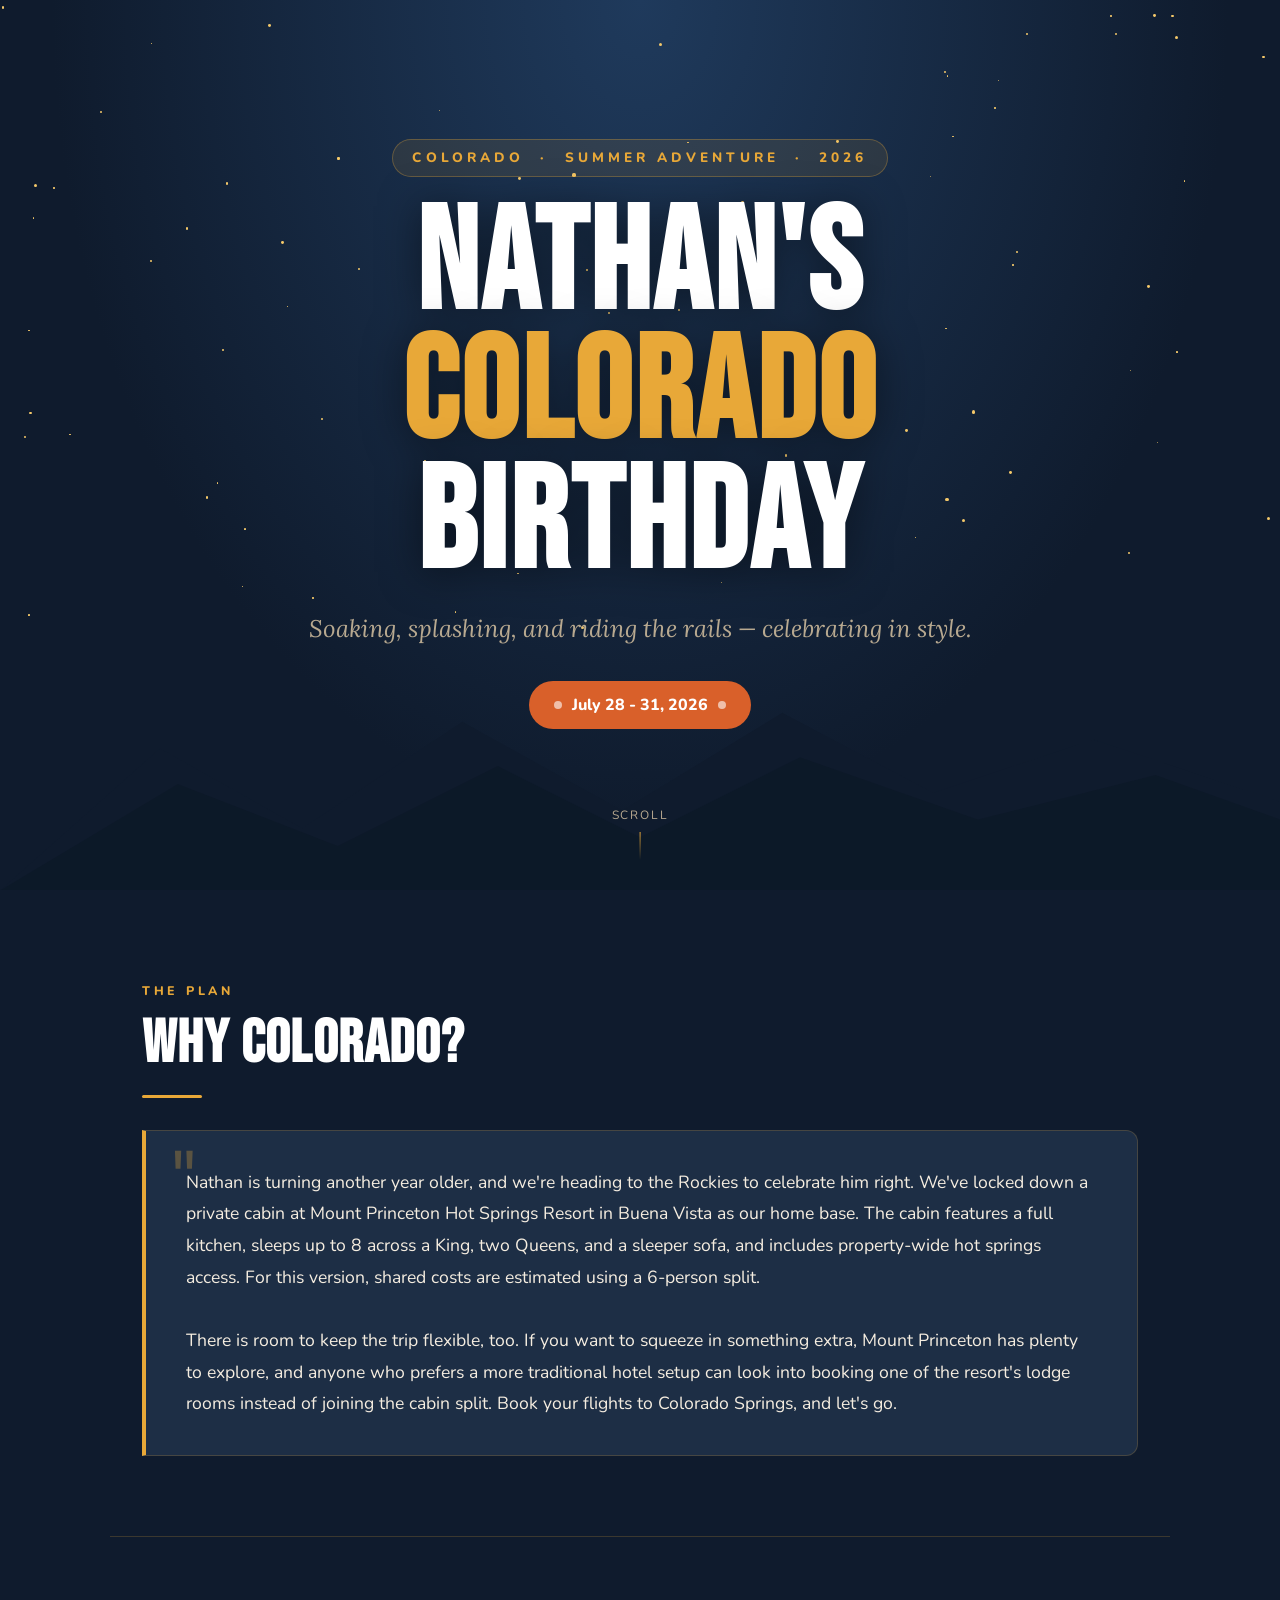
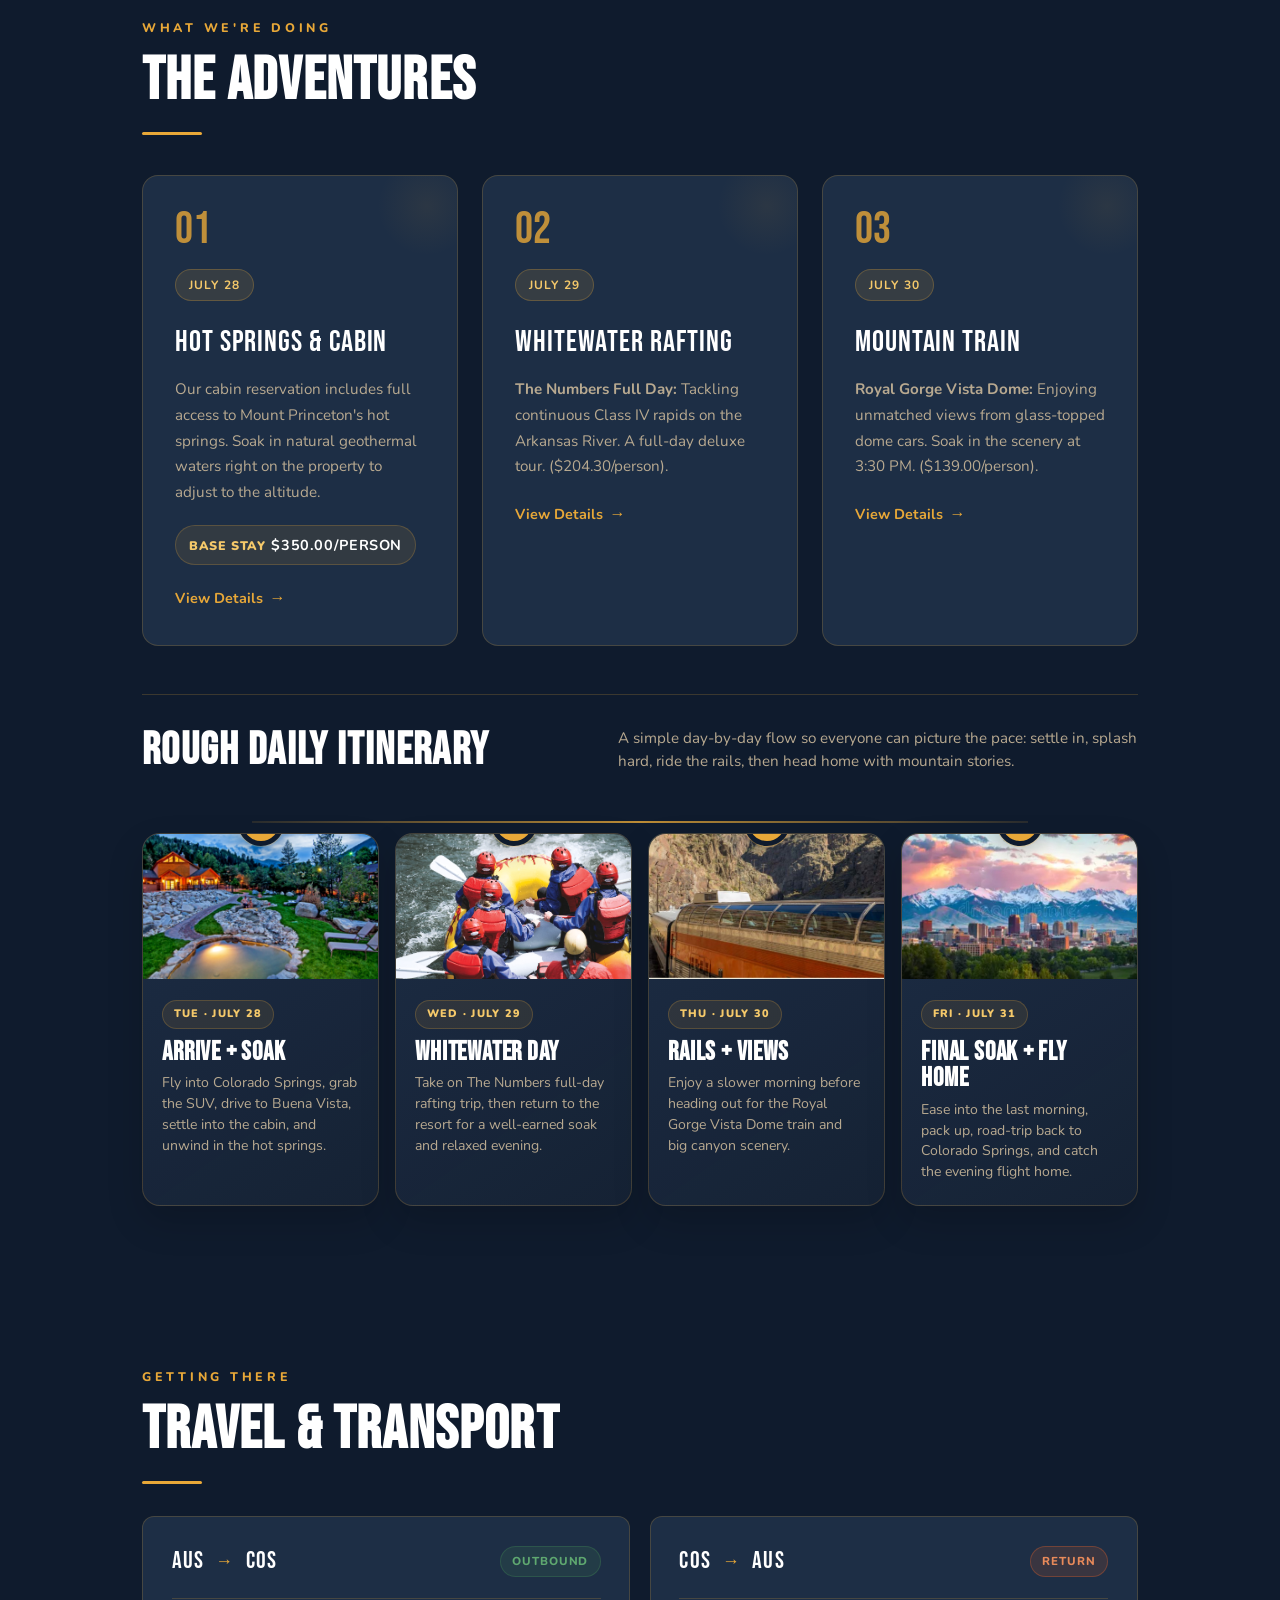
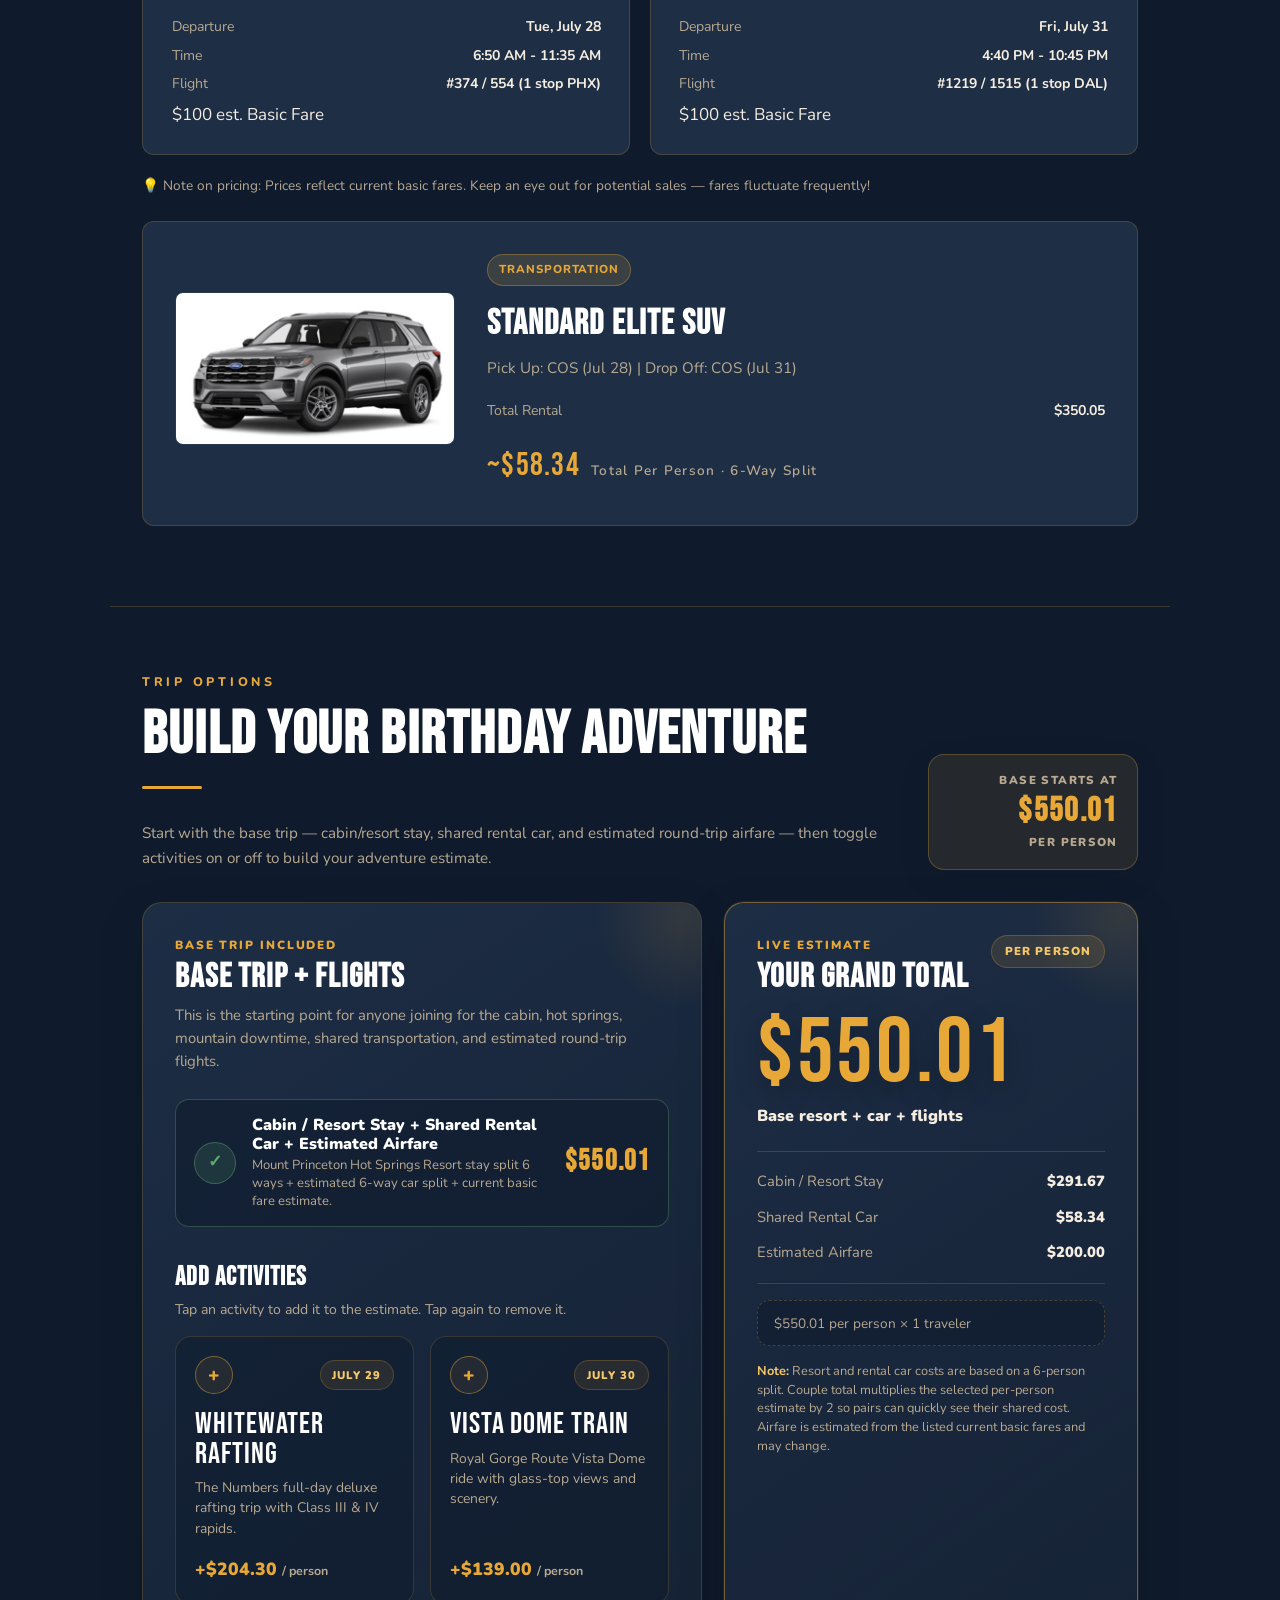
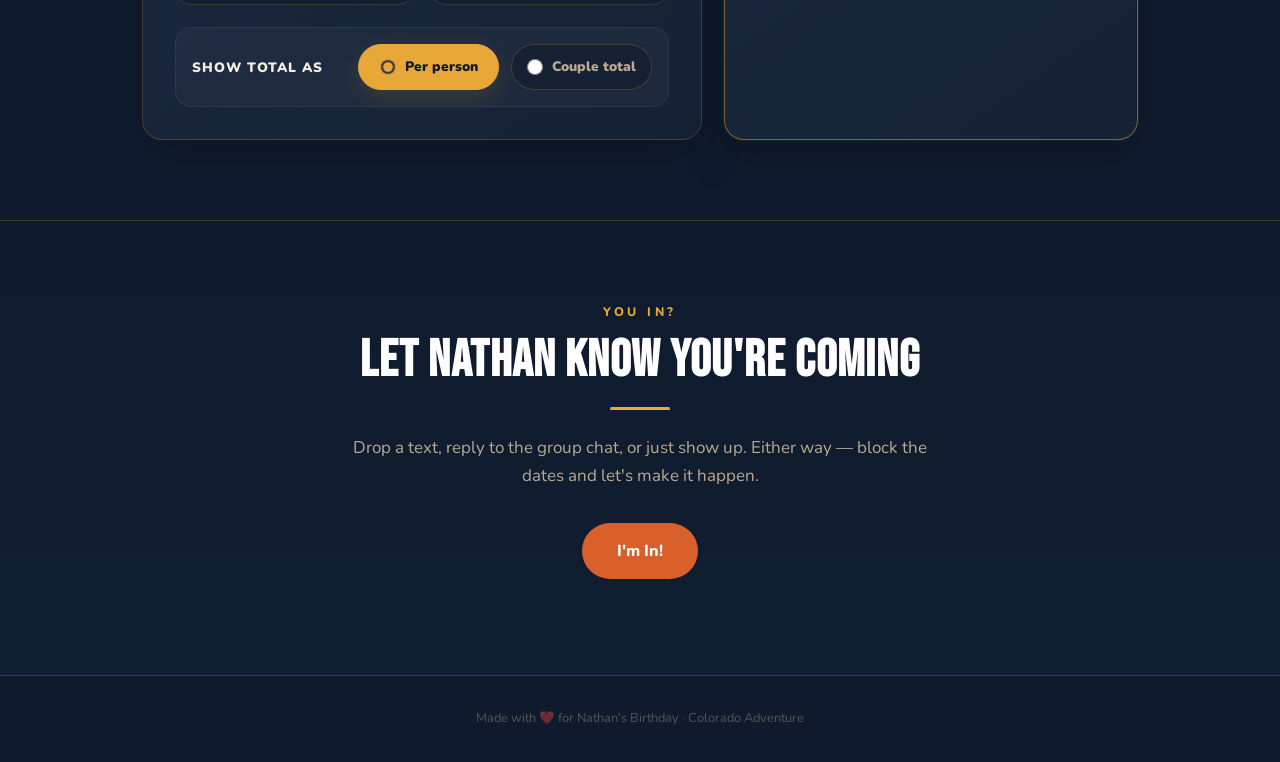
<file: index.html>
<!DOCTYPE html>
<html lang="en">
<head>
<meta charset="UTF-8">
<meta name="viewport" content="width=device-width, initial-scale=1.0">
<title>Nathan's Colorado Birthday 🏔️</title>
<link href="https://fonts.googleapis.com/css2?family=Bebas+Neue&family=Nunito:wght@400;600;700;800;900&family=Lora:ital,wght@0,600;1,500&display=swap" rel="stylesheet">
<style>
  *, *::before, *::after { margin: 0; padding: 0; box-sizing: border-box; }

  :root {
    --navy: #0f1b2d;
    --navy-mid: #162235;
    --navy-card: #1d2e45;
    --amber: #e8a838;
    --amber-light: #f5c96a;
    --orange: #d9602a;
    --cream: #f5ede0;
    --cream-muted: #b8a990;
    --green: #3d7a52;
    --green-light: #5fa870;
    --white: #ffffff;
    --border: rgba(232, 168, 56, 0.2);
  }

  html { scroll-behavior: smooth; }

  body {
    background: var(--navy);
    color: var(--cream);
    font-family: 'Nunito', sans-serif;
    font-size: 17px;
    line-height: 1.7;
    overflow-x: hidden;
  }

  /* ── HERO ─────────────────────────────────────── */
  .hero {
    position: relative;
    min-height: 100vh;
    display: flex;
    flex-direction: column;
    align-items: center;
    justify-content: center;
    text-align: center;
    padding: 6rem 2rem 8rem;
    overflow: hidden;
  }

  .hero-bg {
    position: absolute; inset: 0;
    background: radial-gradient(ellipse at 50% 0%, #1f3a5c 0%, var(--navy) 65%);
    z-index: 0;
  }

  /* Stars */
  .stars {
    position: absolute; inset: 0;
    z-index: 0;
    overflow: hidden;
  }
  
  .star {
    position: absolute;
    background: var(--amber-light);
    border-radius: 50%;
    animation: twinkle var(--dur, 3s) ease-in-out infinite alternate;
    transition: transform 0.1s linear;
  }

  @keyframes twinkle { 
    from { opacity: 0.1; box-shadow: 0 0 0 rgba(245,201,106,0); } 
    to { opacity: 1; box-shadow: 0 0 6px rgba(245,201,106,0.8); } 
  }

  /* Mountain silhouette */
  .mountains {
    position: absolute;
    bottom: 0; left: 0; right: 0;
    z-index: 1;
    pointer-events: none;
  }

  .hero-content { position: relative; z-index: 2; max-width: 820px; }

  .hero-eyebrow {
    display: inline-block;
    font-family: 'Nunito', sans-serif;
    font-weight: 800;
    font-size: 0.85rem;
    letter-spacing: 0.3em;
    text-transform: uppercase;
    color: var(--amber);
    background: rgba(232,168,56,0.1);
    border: 1px solid rgba(232,168,56,0.3);
    padding: 0.4rem 1.2rem;
    border-radius: 2rem;
    margin-bottom: 1.5rem;
    animation: fadeUp 0.8s ease both;
  }

  .hero-title {
    font-family: 'Bebas Neue', sans-serif;
    font-size: clamp(4.5rem, 12vw, 9rem);
    line-height: 0.9;
    color: var(--white);
    letter-spacing: 0.02em;
    animation: fadeUp 0.8s 0.15s ease both;
    text-shadow: 0 4px 40px rgba(0,0,0,0.5);
  }

  .hero-title span { color: var(--amber); }

  .hero-subtitle {
    font-family: 'Lora', serif;
    font-style: italic;
    font-size: clamp(1.1rem, 2.5vw, 1.5rem);
    color: var(--cream-muted);
    margin-top: 1.2rem;
    animation: fadeUp 0.8s 0.3s ease both;
  }

  .hero-date-badge {
    display: inline-flex;
    align-items: center;
    gap: 0.6rem;
    margin-top: 2rem;
    background: var(--orange);
    color: var(--white);
    font-weight: 800;
    font-size: 1rem;
    padding: 0.65rem 1.6rem;
    border-radius: 2rem;
    animation: fadeUp 0.8s 0.45s ease both;
  }

  .hero-date-badge .dot { width: 8px; height: 8px; background: rgba(255,255,255,0.6); border-radius: 50%; display: inline-block; }

  .scroll-hint {
    position: absolute;
    bottom: 2.5rem; 
    left: 50%;
    transform: translateX(-50%);
    z-index: 3;
    display: flex;
    flex-direction: column;
    align-items: center;
    gap: 0.4rem;
    color: var(--cream-muted);
    font-size: 0.75rem;
    letter-spacing: 0.15em;
    text-transform: uppercase;
    animation: bounce 2s ease-in-out infinite;
  }
  
  .scroll-hint::after { content: ''; display: block; width: 1.5px; height: 28px; background: linear-gradient(to bottom, var(--amber), transparent); margin: 0 auto; }

  @keyframes bounce { 0%,100% { transform: translateX(-50%) translateY(0); } 50% { transform: translateX(-50%) translateY(6px); } }
  @keyframes fadeUp { from { opacity: 0; transform: translateY(24px); } to { opacity: 1; transform: translateY(0); } }

  /* ── SECTIONS ──────────────────────────────────── */
  section { padding: 5rem 2rem; max-width: 1060px; margin: 0 auto; }

  .section-label {
    font-weight: 800;
    font-size: 0.78rem;
    letter-spacing: 0.3em;
    text-transform: uppercase;
    color: var(--amber);
    margin-bottom: 0.7rem;
  }

  .section-title {
    font-family: 'Bebas Neue', sans-serif;
    font-size: clamp(2.5rem, 5vw, 3.8rem);
    line-height: 1.05;
    color: var(--white);
    letter-spacing: 0.02em;
  }

  .divider {
    width: 60px;
    height: 3px;
    background: var(--amber);
    border-radius: 2px;
    margin: 1.2rem 0 2rem;
  }

  /* ── BLURB ─────────────────────────────────────── */
  .blurb-section { border-bottom: 1px solid var(--border); }

  .blurb-box {
    background: var(--navy-card);
    border: 1px solid var(--border);
    border-left: 4px solid var(--amber);
    border-radius: 0 12px 12px 0;
    padding: 2.2rem 2.5rem;
    font-size: 1.1rem;
    line-height: 1.8;
    color: var(--cream);
    position: relative;
  }

  .blurb-box .quote-mark {
    font-family: 'Lora', serif;
    font-size: 5rem;
    line-height: 1;
    color: var(--amber);
    opacity: 0.3;
    position: absolute;
    top: 0.5rem;
    left: 1.5rem;
    pointer-events: none;
  }

  .blurb-box p { position: relative; z-index: 1; }

  /* ── ACTIVITY CARDS ───────────────────────────── */
  .activities-grid {
    display: grid;
    grid-template-columns: repeat(auto-fit, minmax(280px, 1fr));
    gap: 1.5rem;
    margin-top: 2.5rem;
  }

  .activity-card {
    background: var(--navy-card);
    border: 1px solid var(--border);
    border-radius: 16px;
    padding: 2rem;
    transition: transform 0.25s ease, border-color 0.25s ease, box-shadow 0.25s ease;
    position: relative;
    overflow: hidden;
  }

  .activity-card:hover {
    transform: translateY(-5px);
    border-color: var(--amber);
    box-shadow: 0 12px 40px rgba(232,168,56,0.12);
  }

  .activity-card.interactive {
    cursor: pointer;
  }

  .activity-card::before {
    content: '';
    position: absolute;
    top: 0; right: 0;
    width: 100px; height: 100px;
    background: radial-gradient(circle, rgba(232,168,56,0.07) 0%, transparent 70%);
    border-radius: 50%;
    transform: translate(20px, -20px);
  }

  .card-icon {
    font-family: 'Bebas Neue', sans-serif;
    font-size: 2.8rem;
    color: var(--amber);
    line-height: 1;
    margin-bottom: 1rem;
    display: block;
    opacity: 0.8;
  }

  .card-title {
    font-family: 'Bebas Neue', sans-serif;
    font-size: 1.9rem;
    color: var(--white);
    letter-spacing: 0.03em;
    margin-bottom: 0.5rem;
  }

  .card-body {
    font-size: 0.95rem;
    color: var(--cream-muted);
    line-height: 1.7;
    margin-bottom: 1.2rem;
  }

  .card-cost {
    display: inline-flex;
    align-items: center;
    gap: 0.35rem;
    margin: 0 0 1.15rem;
    padding: 0.42rem 0.82rem;
    border-radius: 999px;
    background: rgba(232,168,56,0.1);
    border: 1px solid rgba(232,168,56,0.22);
    color: var(--amber-light);
    font-size: 0.78rem;
    font-weight: 900;
    letter-spacing: 0.05em;
    text-transform: uppercase;
  }
  .card-cost strong {
    color: var(--white);
    font-size: 0.9rem;
  }

  .card-tag {
    display: inline-block;
    font-size: 0.75rem;
    font-weight: 700;
    letter-spacing: 0.1em;
    text-transform: uppercase;
    padding: 0.3rem 0.8rem;
    border-radius: 2rem;
    background: rgba(232,168,56,0.12);
    color: var(--amber-light);
    border: 1px solid rgba(232,168,56,0.25);
    margin-bottom: 1rem;
  }

  .book-link {
    display: inline-flex;
    align-items: center;
    gap: 0.4rem;
    font-size: 0.9rem;
    font-weight: 700;
    color: var(--amber);
    text-decoration: none;
    border-bottom: 1.5px solid transparent;
    transition: border-color 0.2s, gap 0.2s;
    background: none;
    border: none;
    cursor: pointer;
    font-family: inherit;
    padding: 0;
  }
  .book-link:hover { border-color: var(--amber); gap: 0.7rem; }
  .book-link .arrow { font-size: 1rem; }

  /* ── HORIZONTAL DAILY TIMELINE ─────────────────── */
  .daily-timeline-wrap {
    margin-top: 3rem;
    padding-top: 2rem;
    border-top: 1px solid var(--border);
  }

  .timeline-intro {
    display: flex;
    align-items: flex-end;
    justify-content: space-between;
    gap: 1.5rem;
    margin-bottom: 1.6rem;
  }

  .timeline-intro h3 {
    font-family: 'Bebas Neue', sans-serif;
    font-size: clamp(2rem, 4vw, 2.8rem);
    color: var(--white);
    letter-spacing: 0.03em;
    line-height: 1;
  }

  .timeline-intro p {
    max-width: 520px;
    color: var(--cream-muted);
    font-size: 0.95rem;
    line-height: 1.55;
  }

  .horizontal-timeline {
    position: relative;
    display: grid;
    grid-template-columns: repeat(4, minmax(220px, 1fr));
    gap: 1rem;
    padding-top: 2.1rem;
  }

  .horizontal-timeline::before {
    content: '';
    position: absolute;
    top: 22px;
    left: 11%;
    right: 11%;
    height: 2px;
    background: linear-gradient(to right, rgba(232,168,56,0.15), var(--amber), rgba(232,168,56,0.15));
    opacity: 0.8;
  }

  .timeline-card {
    position: relative;
    background: linear-gradient(145deg, rgba(29,46,69,0.98), rgba(22,34,53,0.96));
    border: 1px solid var(--border);
    border-radius: 18px;
    overflow: hidden;
    box-shadow: 0 16px 36px rgba(0,0,0,0.16);
    transition: transform 0.25s ease, border-color 0.25s ease, box-shadow 0.25s ease;
  }

  .timeline-card:hover {
    transform: translateY(-5px);
    border-color: rgba(232,168,56,0.55);
    box-shadow: 0 18px 44px rgba(232,168,56,0.1);
  }

  .timeline-dot {
    position: absolute;
    top: -2.1rem;
    left: 50%;
    transform: translateX(-50%);
    width: 46px;
    height: 46px;
    border-radius: 50%;
    background: var(--amber);
    color: var(--navy);
    border: 5px solid var(--navy);
    font-family: 'Bebas Neue', sans-serif;
    font-size: 1.25rem;
    letter-spacing: 0.04em;
    display: flex;
    align-items: center;
    justify-content: center;
    z-index: 3;
    box-shadow: 0 0 0 1px rgba(232,168,56,0.28), 0 8px 22px rgba(0,0,0,0.22);
  }

  .timeline-image {
    width: 100%;
    height: 145px;
    object-fit: cover;
    display: block;
    filter: saturate(0.98) contrast(1.02);
  }

  .timeline-card-body {
    padding: 1.2rem 1.2rem 1.35rem;
  }

  .timeline-date {
    display: inline-block;
    font-size: 0.68rem;
    font-weight: 900;
    letter-spacing: 0.12em;
    text-transform: uppercase;
    color: var(--amber-light);
    background: rgba(232,168,56,0.1);
    border: 1px solid rgba(232,168,56,0.22);
    border-radius: 999px;
    padding: 0.25rem 0.65rem;
    margin-bottom: 0.65rem;
  }

  .timeline-card h4 {
    font-family: 'Bebas Neue', sans-serif;
    color: var(--white);
    font-size: 1.65rem;
    line-height: 1;
    letter-spacing: 0.03em;
    margin-bottom: 0.5rem;
  }

  .timeline-card p {
    color: var(--cream-muted);
    font-size: 0.88rem;
    line-height: 1.48;
  }

  /* ── MODAL ─────────────────────────────────────── */
  .modal-overlay {
    position: fixed;
    top: 0; left: 0; right: 0; bottom: 0;
    background: rgba(10, 18, 31, 0.9);
    backdrop-filter: blur(8px);
    z-index: 1000;
    display: none;
    align-items: center;
    justify-content: center;
    padding: 2rem;
    opacity: 0;
    transition: opacity 0.3s ease;
  }

  .modal-overlay.active {
    display: flex;
    opacity: 1;
  }

  .modal-content {
    background: var(--navy-card);
    border: 1px solid var(--border);
    border-radius: 20px;
    width: 100%;
    max-width: 800px;
    max-height: 90vh;
    overflow-y: auto;
    position: relative;
    padding: 3rem;
    box-shadow: 0 20px 50px rgba(0,0,0,0.5);
    transform: translateY(20px) scale(0.95);
    transition: transform 0.3s cubic-bezier(0.175, 0.885, 0.32, 1.275);
  }

  .modal-overlay.active .modal-content {
    transform: translateY(0) scale(1);
  }

  .modal-close {
    position: absolute;
    top: 1.5rem; right: 1.5rem;
    background: rgba(255,255,255,0.05);
    border: 1px solid rgba(255,255,255,0.1);
    color: var(--white);
    width: 40px; height: 40px;
    border-radius: 50%;
    font-size: 1.5rem;
    line-height: 1;
    cursor: pointer;
    display: flex;
    align-items: center;
    justify-content: center;
    transition: all 0.2s;
  }
  .modal-close:hover { background: var(--amber); color: var(--navy); border-color: var(--amber); transform: rotate(90deg); }

  .modal-header { text-align: center; margin-bottom: 2rem; }
  .modal-title {
    font-family: 'Bebas Neue', sans-serif;
    font-size: 3rem;
    color: var(--white);
    letter-spacing: 0.03em;
    line-height: 1;
  }
  
  .modal-price {
    font-family: 'Bebas Neue', sans-serif;
    font-size: 2.2rem;
    color: var(--amber);
    margin-top: 0.5rem;
  }
  .modal-price span {
    font-family: 'Nunito', sans-serif;
    font-size: 0.9rem;
    color: var(--cream-muted);
    font-weight: 700;
    letter-spacing: 0.1em;
    text-transform: uppercase;
    margin-left: 0.4rem;
  }

  .modal-body-text { font-size: 1.1rem; color: var(--cream); margin-bottom: 1.5rem; text-align: center; }
  .modal-body-text p { margin-bottom: 1rem; }

  .modal-price-note {
    display: inline-flex;
    align-items: center;
    justify-content: center;
    gap: 0.45rem;
    margin-top: 0.4rem;
    padding: 0.42rem 0.9rem;
    border-radius: 999px;
    background: rgba(95,168,112,0.12);
    border: 1px solid rgba(95,168,112,0.32);
    color: var(--green-light);
    font-size: 0.76rem;
    font-weight: 900;
    letter-spacing: 0.08em;
    text-transform: uppercase;
  }

  .modal-cost-callout {
    display: grid;
    grid-template-columns: 1fr auto;
    align-items: center;
    gap: 1rem;
    margin: 0 auto 1.8rem;
    padding: 1rem 1.2rem;
    max-width: 520px;
    background: rgba(15,27,45,0.58);
    border: 1px solid rgba(232,168,56,0.25);
    border-radius: 14px;
    text-align: left;
  }
  .modal-cost-callout span {
    display: block;
    color: var(--cream-muted);
    font-size: 0.78rem;
    font-weight: 900;
    letter-spacing: 0.1em;
    text-transform: uppercase;
  }
  .modal-cost-callout strong {
    font-family: 'Bebas Neue', sans-serif;
    color: var(--amber);
    font-size: 2rem;
    line-height: 1;
    letter-spacing: 0.04em;
    white-space: nowrap;
  }

  .modal-features {
    list-style: none;
    margin-bottom: 2.5rem;
    display: grid;
    grid-template-columns: 1fr;
    gap: 1rem;
  }
  .modal-features li {
    position: relative;
    padding-left: 2rem;
    font-size: 0.95rem;
    color: var(--cream-muted);
  }
  .modal-features li::before {
    content: '✦';
    position: absolute;
    left: 0; top: 0;
    color: var(--amber);
    font-size: 1.2rem;
  }

  .modal-gallery {
    display: grid;
    grid-template-columns: 1fr 1fr;
    gap: 1rem;
    margin-bottom: 2.5rem;
  }
  .modal-gallery img {
    width: 100%;
    height: 200px;
    object-fit: cover;
    border-radius: 12px;
    border: 1px solid rgba(255,255,255,0.05);
  }
  .modal-gallery img:first-child { grid-column: span 2; height: 300px; }

  .modal-footer { text-align: center; }
  .modal-footer.action-stack {
    display: flex;
    justify-content: center;
    flex-wrap: wrap;
    gap: 0.8rem;
  }

  .external-cta {
    display: inline-flex;
    align-items: center;
    justify-content: center;
    gap: 0.5rem;
    padding: 0.85rem 1.8rem;
    border-radius: 2rem;
    background: var(--amber);
    color: var(--navy);
    font-weight: 900;
    font-size: 0.92rem;
    text-decoration: none;
    letter-spacing: 0.02em;
    transition: background 0.2s, transform 0.2s, box-shadow 0.2s;
  }
  .external-cta:hover {
    background: var(--amber-light);
    transform: translateY(-2px);
    box-shadow: 0 8px 24px rgba(232,168,56,0.18);
  }
  .external-cta.alt {
    background: transparent;
    color: var(--amber-light);
    border: 1px solid rgba(232,168,56,0.35);
  }
  .external-cta.alt:hover {
    background: rgba(232,168,56,0.12);
    color: var(--white);
  }

  /* ── ITINERARY ─────────────────────────────────── */
  .itinerary-section { border-top: 1px solid var(--border); border-bottom: 1px solid var(--border); }

  .day-block {
    display: grid;
    grid-template-columns: 90px 1fr;
    gap: 0 2rem;
    margin-bottom: 2.5rem;
    position: relative;
  }

  .day-block:not(:last-child)::after {
    content: '';
    position: absolute;
    left: 44px;
    top: 56px;
    width: 2px;
    height: calc(100% - 40px);
    background: linear-gradient(to bottom, var(--amber), transparent);
    opacity: 0.3;
  }

  .day-label { text-align: center; padding-top: 0.3rem; }

  .day-number {
    display: flex;
    align-items: center;
    justify-content: center;
    width: 52px;
    height: 52px;
    border-radius: 50%;
    background: var(--amber);
    color: var(--navy);
    font-family: 'Bebas Neue', sans-serif;
    font-size: 1.4rem;
    letter-spacing: 0.05em;
    margin: 0 auto 0.4rem;
    flex-shrink: 0;
  }

  .day-date {
    font-size: 0.7rem;
    font-weight: 800;
    letter-spacing: 0.1em;
    text-transform: uppercase;
    color: var(--cream-muted);
    display: block;
    text-align: center;
  }

  .day-content {
    background: var(--navy-card);
    border: 1px solid var(--border);
    border-radius: 12px;
    padding: 1.5rem 1.8rem;
  }

  .day-title {
    font-family: 'Bebas Neue', sans-serif;
    font-size: 1.6rem;
    color: var(--white);
    letter-spacing: 0.03em;
    margin-bottom: 0.6rem;
  }

  .event-list { list-style: none; display: flex; flex-direction: column; gap: 0.5rem; }

  .event-item {
    display: flex;
    align-items: flex-start;
    gap: 0.7rem;
    font-size: 0.95rem;
    color: var(--cream);
  }

  .event-time {
    font-size: 0.78rem;
    font-weight: 700;
    color: var(--amber);
    min-width: 60px;
    margin-top: 2px;
    letter-spacing: 0.04em;
    flex-shrink: 0;
  }

  .event-link {
    color: var(--cream);
    text-decoration: none;
    border-bottom: 1px dashed rgba(245,201,106,0.4);
    transition: color 0.2s, border-color 0.2s;
    cursor: pointer;
  }
  .event-link:hover { color: var(--amber); border-color: var(--amber); }

  /* ── FLIGHTS & RENTAL ─────────────────────────── */
  .flights-grid {
    display: grid;
    grid-template-columns: repeat(auto-fit, minmax(300px, 1fr));
    gap: 1.2rem;
    margin-top: 2rem;
  }

  .flight-card {
    background: var(--navy-card);
    border: 1px solid var(--border);
    border-radius: 12px;
    padding: 1.5rem 1.8rem;
    transition: border-color 0.2s;
  }
  .flight-card:hover { border-color: var(--amber); }

  .flight-header {
    display: flex;
    justify-content: space-between;
    align-items: center;
    margin-bottom: 1rem;
    padding-bottom: 1rem;
    border-bottom: 1px solid var(--border);
  }

  .flight-route {
    display: flex;
    align-items: center;
    gap: 0.7rem;
    font-family: 'Bebas Neue', sans-serif;
    font-size: 1.5rem;
    color: var(--white);
    letter-spacing: 0.05em;
  }

  .flight-route .plane { font-size: 1.1rem; color: var(--amber); font-family: sans-serif; }

  .flight-badge {
    font-size: 0.72rem;
    font-weight: 800;
    letter-spacing: 0.08em;
    text-transform: uppercase;
    padding: 0.3rem 0.7rem;
    border-radius: 2rem;
    background: rgba(61,122,82,0.2);
    color: var(--green-light);
    border: 1px solid rgba(61,122,82,0.4);
  }

  .flight-badge.orange {
    background: rgba(217,96,42,0.15);
    color: #e88a5a;
    border-color: rgba(217,96,42,0.35);
  }

  .flight-detail {
    display: flex;
    justify-content: space-between;
    font-size: 0.88rem;
    margin-bottom: 0.3rem;
    color: var(--cream-muted);
  }
  .flight-detail strong { color: var(--cream); font-weight: 700; }

  .flight-cta {
    display: inline-block;
    margin-top: 1rem;
    padding: 0.6rem 1.4rem;
    border-radius: 2rem;
    background: var(--amber);
    color: var(--navy);
    font-weight: 800;
    font-size: 0.88rem;
    text-decoration: none;
    transition: background 0.2s, transform 0.2s;
  }
  .flight-cta:hover { background: var(--amber-light); transform: scale(1.03); }

  /* Rental Card */
  .rental-card {
    display: flex;
    gap: 2rem;
    align-items: center;
    margin-top: 1.5rem;
    background: var(--navy-card);
    border: 1px solid var(--border);
    border-radius: 12px;
    padding: 2rem;
    transition: border-color 0.2s;
  }
  .rental-card:hover { border-color: var(--amber); }
  
  .rental-image img {
    width: 280px;
    border-radius: 8px;
    border: 1px solid rgba(255,255,255,0.05);
  }
  
  .rental-info { flex: 1; }
  
  .rental-info .flight-price {
    margin-top: 1rem;
    font-family: 'Bebas Neue', sans-serif;
    font-size: 2rem;
    color: var(--amber);
    letter-spacing: 0.04em;
  }
  .rental-info .flight-price span {
    font-family: 'Nunito', sans-serif;
    font-size: 0.85rem;
    font-weight: 600;
    color: var(--cream-muted);
    margin-left: 0.3rem;
  }


  /* ── INTERACTIVE COST BUILDER ─────────────────── */
  .cost-section {
    border-top: 1px solid var(--border);
    padding-top: 4rem;
  }

  .cost-intro {
    display: flex;
    justify-content: space-between;
    gap: 2rem;
    align-items: flex-end;
    margin-bottom: 2rem;
  }

  .cost-intro-copy { max-width: 780px; }
  .cost-intro-copy p {
    font-size: 0.95rem;
    color: var(--cream-muted);
    line-height: 1.6;
  }

  .base-pill {
    min-width: 210px;
    background: rgba(232,168,56,0.1);
    border: 1px solid rgba(232,168,56,0.28);
    border-radius: 16px;
    padding: 1rem 1.2rem;
    text-align: right;
    box-shadow: 0 10px 30px rgba(0,0,0,0.12);
  }
  .base-pill span,
  .base-pill em {
    display: block;
    color: var(--cream-muted);
    font-size: 0.72rem;
    font-weight: 900;
    letter-spacing: 0.12em;
    text-transform: uppercase;
    font-style: normal;
  }
  .base-pill strong {
    display: block;
    font-family: 'Bebas Neue', sans-serif;
    font-size: 2.1rem;
    line-height: 1;
    color: var(--amber);
    letter-spacing: 0.04em;
    margin: 0.3rem 0;
  }

  .cost-builder {
    display: grid;
    grid-template-columns: minmax(0, 1.15fr) minmax(320px, 0.85fr);
    gap: 1.4rem;
    align-items: stretch;
    margin-top: 1.5rem;
  }

  .builder-panel,
  .total-panel {
    background: linear-gradient(145deg, rgba(29,46,69,0.98), rgba(22,34,53,0.96));
    border: 1px solid var(--border);
    border-radius: 20px;
    box-shadow: 0 18px 45px rgba(0,0,0,0.18);
    position: relative;
    overflow: hidden;
  }

  .builder-panel { padding: 2rem; }
  .total-panel {
    padding: 2rem;
    border-color: rgba(232,168,56,0.45);
    box-shadow: 0 0 0 1px rgba(232,168,56,0.08), 0 18px 45px rgba(0,0,0,0.22);
  }

  .builder-panel::before,
  .total-panel::before {
    content: '';
    position: absolute;
    top: -80px;
    right: -80px;
    width: 190px;
    height: 190px;
    border-radius: 50%;
    background: radial-gradient(circle, rgba(232,168,56,0.12) 0%, transparent 68%);
    pointer-events: none;
  }

  .builder-heading,
  .summary-top {
    position: relative;
    z-index: 1;
  }

  .builder-kicker,
  .summary-kicker {
    color: var(--amber);
    font-size: 0.74rem;
    font-weight: 900;
    letter-spacing: 0.16em;
    text-transform: uppercase;
    margin-bottom: 0.35rem;
  }

  .builder-title,
  .summary-title {
    font-family: 'Bebas Neue', sans-serif;
    color: var(--white);
    font-size: 2.1rem;
    line-height: 1;
    letter-spacing: 0.03em;
  }

  .builder-copy {
    color: var(--cream-muted);
    font-size: 0.93rem;
    line-height: 1.55;
    margin-top: 0.6rem;
  }

  .base-included-card {
    display: grid;
    grid-template-columns: auto 1fr auto;
    align-items: center;
    gap: 1rem;
    margin-top: 1.6rem;
    padding: 1rem 1.1rem;
    background: rgba(15,27,45,0.55);
    border: 1px solid rgba(95,168,112,0.35);
    border-radius: 14px;
    position: relative;
    z-index: 1;
  }

  .included-icon {
    display: flex;
    align-items: center;
    justify-content: center;
    width: 42px;
    height: 42px;
    border-radius: 50%;
    background: rgba(95,168,112,0.16);
    border: 1px solid rgba(95,168,112,0.42);
    color: var(--green-light);
    font-weight: 900;
  }

  .base-included-card h3 {
    color: var(--white);
    font-size: 1rem;
    font-weight: 900;
    line-height: 1.2;
  }
  .base-included-card p {
    color: var(--cream-muted);
    font-size: 0.82rem;
    line-height: 1.35;
    margin-top: 0.2rem;
  }
  .base-included-card strong {
    font-family: 'Bebas Neue', sans-serif;
    color: var(--amber);
    font-size: 1.8rem;
    letter-spacing: 0.04em;
    white-space: nowrap;
  }

  .builder-subtitle {
    font-family: 'Bebas Neue', sans-serif;
    color: var(--white);
    font-size: 1.6rem;
    letter-spacing: 0.04em;
    margin-top: 1.8rem;
  }

  .builder-helper {
    color: var(--cream-muted);
    font-size: 0.88rem;
    line-height: 1.45;
    margin-bottom: 1rem;
  }

  .addon-grid {
    display: grid;
    grid-template-columns: repeat(2, minmax(0, 1fr));
    gap: 1rem;
    position: relative;
    z-index: 1;
  }

  .addon-card {
    position: relative;
    display: flex;
    flex-direction: column;
    min-height: 215px;
    padding: 1.2rem;
    border-radius: 16px;
    border: 1px solid rgba(232,168,56,0.18);
    background: rgba(15,27,45,0.52);
    cursor: pointer;
    transition: transform 0.22s ease, border-color 0.22s ease, box-shadow 0.22s ease, background 0.22s ease;
  }

  .addon-card:hover {
    transform: translateY(-4px);
    border-color: rgba(232,168,56,0.55);
    box-shadow: 0 10px 30px rgba(0,0,0,0.18);
  }

  .addon-card.is-selected {
    background: linear-gradient(160deg, rgba(232,168,56,0.16), rgba(15,27,45,0.62));
    border-color: var(--amber);
    box-shadow: 0 0 0 1px rgba(232,168,56,0.1), 0 14px 34px rgba(232,168,56,0.08);
  }

  .addon-card input[type="checkbox"] {
    position: absolute;
    opacity: 0;
    inset: 0;
    cursor: pointer;
  }

  .addon-card:focus-within,
  .mode-option:focus-within {
    outline: 2px solid var(--amber-light);
    outline-offset: 3px;
  }

  .addon-top {
    display: flex;
    align-items: center;
    justify-content: space-between;
    gap: 1rem;
    margin-bottom: 1rem;
    position: relative;
    z-index: 1;
  }

  .check-orb {
    display: flex;
    align-items: center;
    justify-content: center;
    width: 38px;
    height: 38px;
    border-radius: 50%;
    border: 1.5px solid rgba(232,168,56,0.45);
    background: rgba(232,168,56,0.08);
    color: var(--amber);
    font-weight: 900;
    transition: all 0.2s;
  }
  .check-orb::before { content: '+'; font-size: 1.2rem; line-height: 1; }
  .addon-card.is-selected .check-orb {
    background: var(--amber);
    color: var(--navy);
    border-color: var(--amber);
  }
  .addon-card.is-selected .check-orb::before { content: '✓'; }

  .addon-badge {
    font-size: 0.7rem;
    font-weight: 900;
    letter-spacing: 0.1em;
    text-transform: uppercase;
    padding: 0.28rem 0.7rem;
    border-radius: 2rem;
    background: rgba(232,168,56,0.1);
    color: var(--amber-light);
    border: 1px solid rgba(232,168,56,0.22);
  }

  .addon-title {
    position: relative;
    z-index: 1;
    display: block;
    color: var(--white);
    font-family: 'Bebas Neue', sans-serif;
    font-size: 1.85rem;
    line-height: 1;
    letter-spacing: 0.03em;
    margin-bottom: 0.55rem;
  }

  .addon-copy {
    position: relative;
    z-index: 1;
    display: block;
    color: var(--cream-muted);
    font-size: 0.87rem;
    line-height: 1.45;
    margin-bottom: 1rem;
    flex: 1;
  }

  .addon-price {
    position: relative;
    z-index: 1;
    display: block;
    color: var(--amber);
    font-weight: 900;
    font-size: 1.1rem;
  }
  .addon-price em {
    color: var(--cream-muted);
    font-size: 0.78rem;
    font-style: normal;
    font-weight: 700;
  }

  .view-toggle {
    display: grid;
    grid-template-columns: 150px 1fr;
    gap: 1rem;
    align-items: center;
    margin-top: 1.4rem;
    padding: 1rem;
    border: 1px solid rgba(255,255,255,0.06);
    border-radius: 16px;
    background: rgba(255,255,255,0.03);
    position: relative;
    z-index: 1;
  }

  .view-toggle-label {
    color: var(--cream);
    font-size: 0.85rem;
    font-weight: 900;
    letter-spacing: 0.08em;
    text-transform: uppercase;
  }

  .mode-tabs {
    display: grid;
    grid-template-columns: repeat(2, minmax(0, 1fr));
    gap: 0.7rem;
  }

  .mode-option {
    position: relative;
    display: flex;
    align-items: center;
    justify-content: center;
    gap: 0.55rem;
    min-height: 46px;
    padding: 0.55rem 0.8rem;
    border-radius: 999px;
    border: 1px solid rgba(232,168,56,0.22);
    background: rgba(15,27,45,0.55);
    color: var(--cream-muted);
    font-weight: 900;
    font-size: 0.86rem;
    cursor: pointer;
    transition: all 0.2s ease;
  }

  .mode-option input {
    accent-color: var(--amber);
    width: 16px;
    height: 16px;
    flex-shrink: 0;
  }

  .mode-option.is-selected {
    background: var(--amber);
    border-color: var(--amber);
    color: var(--navy);
    box-shadow: 0 8px 24px rgba(232,168,56,0.16);
  }

  .summary-top {
    display: flex;
    justify-content: space-between;
    gap: 1rem;
    align-items: flex-start;
    margin-bottom: 1.2rem;
  }

  .summary-badge {
    display: inline-flex;
    align-items: center;
    justify-content: center;
    padding: 0.35rem 0.8rem;
    border-radius: 999px;
    background: rgba(232,168,56,0.12);
    border: 1px solid rgba(232,168,56,0.25);
    color: var(--amber-light);
    font-size: 0.72rem;
    font-weight: 900;
    letter-spacing: 0.1em;
    text-transform: uppercase;
    white-space: nowrap;
  }

  .summary-price {
    position: relative;
    z-index: 1;
    font-family: 'Bebas Neue', sans-serif;
    color: var(--amber);
    font-size: clamp(4rem, 8vw, 5.7rem);
    line-height: 0.9;
    letter-spacing: 0.04em;
    margin: 0.7rem 0 0.45rem;
    text-shadow: 0 8px 28px rgba(0,0,0,0.25);
  }

  .summary-label {
    position: relative;
    z-index: 1;
    color: var(--cream);
    font-weight: 900;
    font-size: 1rem;
    margin-bottom: 1.3rem;
  }

  .summary-list {
    position: relative;
    z-index: 1;
    list-style: none;
    display: flex;
    flex-direction: column;
    gap: 0.65rem;
    padding: 1.1rem 0;
    border-top: 1px solid var(--border);
    border-bottom: 1px solid var(--border);
  }

  .summary-list li {
    display: flex;
    justify-content: space-between;
    gap: 1rem;
    color: var(--cream-muted);
    font-size: 0.92rem;
  }
  .summary-list li strong { color: var(--cream); font-weight: 900; }
  .summary-list li.is-hidden { display: none; }

  .summary-equation {
    position: relative;
    z-index: 1;
    margin-top: 1rem;
    padding: 0.8rem 1rem;
    border-radius: 12px;
    background: rgba(15,27,45,0.55);
    border: 1px dashed rgba(232,168,56,0.25);
    color: var(--cream-muted);
    font-size: 0.85rem;
    line-height: 1.4;
  }

  .cost-note {
    position: relative;
    z-index: 1;
    margin-top: 1rem;
    font-size: 0.8rem;
    color: var(--cream-muted);
    line-height: 1.45;
  }

  .cost-note strong { color: var(--amber-light); }

  /* ── RSVP SECTION ────────────────────────────── */
  .rsvp-section {
    text-align: center;
    padding: 5rem 2rem 6rem;
    background: linear-gradient(180deg, var(--navy) 0%, #101e31 100%);
    border-top: 1px solid var(--border);
  }

  .rsvp-section .section-label, .rsvp-section .section-title, .rsvp-section p { max-width: 600px; margin-left: auto; margin-right: auto; }
  .rsvp-section p { color: var(--cream-muted); margin-bottom: 2rem; }

  .rsvp-btn {
    display: inline-flex;
    align-items: center;
    gap: 0.6rem;
    padding: 0.9rem 2.2rem;
    background: var(--orange);
    color: var(--white);
    font-weight: 800;
    font-size: 1rem;
    border: none;
    border-radius: 2rem;
    cursor: pointer;
    text-decoration: none;
    transition: background 0.2s, transform 0.2s;
  }
  .rsvp-btn:hover { background: #c4501f; transform: scale(1.04); }

  /* ── FOOTER ──────────────────────────────────── */
  footer {
    text-align: center;
    padding: 2rem;
    font-size: 0.8rem;
    color: rgba(184,169,144,0.4);
    border-top: 1px solid var(--border);
  }

  /* ── RESPONSIVE ──────────────────────────────── */
  @media (max-width: 768px) {
    .rental-card { flex-direction: column; align-items: flex-start; gap: 1.5rem; }
    .rental-image img { width: 100%; max-width: 400px; }
  }

  @media (max-width: 640px) {
    .day-block { grid-template-columns: 64px 1fr; gap: 0 1rem; }
    .day-block:not(:last-child)::after { left: 31px; }
    .day-number { width: 40px; height: 40px; font-size: 1.1rem; }
    .blurb-box { padding: 1.5rem; }
    .activities-grid, .addon-grid, .cost-builder, .horizontal-timeline { grid-template-columns: 1fr; }
    .horizontal-timeline { padding-top: 0.5rem; }
    .horizontal-timeline::before { display: none; }
    .timeline-card { overflow: visible; }
    .timeline-image { border-radius: 18px 18px 0 0; }
    .timeline-dot { position: static; transform: none; margin: -1.2rem 0 -0.2rem 1rem; border-color: var(--navy-card); }
    .timeline-intro { flex-direction: column; align-items: flex-start; }
    .external-cta { width: 100%; }
    .modal-cost-callout { grid-template-columns: 1fr; text-align: center; }
  }

  @media (max-width: 900px) {
    .cost-intro { flex-direction: column; align-items: flex-start; }
    .base-pill { width: 100%; text-align: left; }
    .cost-builder { grid-template-columns: 1fr; }
  }

  @media (max-width: 640px) {
    .builder-panel, .total-panel { padding: 1.35rem; border-radius: 16px; }
    .base-included-card { grid-template-columns: auto 1fr; }
    .base-included-card strong { grid-column: 1 / -1; }
    .addon-grid { grid-template-columns: 1fr; }
    .view-toggle { grid-template-columns: 1fr; }
    .mode-tabs { grid-template-columns: 1fr; }
    .summary-top { flex-direction: column; }
    .summary-price { font-size: 4rem; }
  }

</style>
</head>
<body>

<div class="hero">
  <div class="hero-bg"></div>
  <div class="stars" id="stars"></div>

  <div class="hero-content">
    <div class="hero-eyebrow">Colorado &nbsp;·&nbsp; Summer Adventure &nbsp;·&nbsp; 2026</div>
    <h1 class="hero-title">
      Nathan's<br>
      <span>Colorado</span><br>
      Birthday
    </h1>
    <p class="hero-subtitle">Soaking, splashing, and riding the rails — celebrating in style.</p>
    <div class="hero-date-badge">
      <span class="dot"></span>
      <span>July 28 - 31, 2026</span>
      <span class="dot"></span>
    </div>
  </div>

  <div class="scroll-hint">scroll</div>

  <div class="mountains">
    <svg viewBox="0 0 1440 220" fill="none" xmlns="http://www.w3.org/2000/svg" preserveAspectRatio="none">
      <polygon points="0,220 180,60 340,150 520,30 700,130 880,20 1050,110 1230,50 1440,120 1440,220" fill="#0f1b2d"/>
      <polygon points="0,220 200,100 380,170 560,80 720,160 900,70 1100,140 1300,90 1440,140 1440,220" fill="#0d1928" opacity="0.9"/>
    </svg>
  </div>
</div>

<section class="blurb-section">
  <div class="section-label">The Plan</div>
  <h2 class="section-title">Why Colorado?</h2>
  <div class="divider"></div>

  <div class="blurb-box">
    <div class="quote-mark">"</div>
    <p>
      Nathan is turning another year older, and we're heading to the Rockies to celebrate him right. We've locked down a private cabin at Mount Princeton Hot Springs Resort in Buena Vista as our home base. The cabin features a full kitchen, sleeps up to 8 across a King, two Queens, and a sleeper sofa, and includes property-wide hot springs access. For this version, shared costs are estimated using a 6-person split. 
      <br><br>
      There is room to keep the trip flexible, too. If you want to squeeze in something extra, Mount Princeton has plenty to explore, and anyone who prefers a more traditional hotel setup can look into booking one of the resort's lodge rooms instead of joining the cabin split. Book your flights to Colorado Springs, and let's go.
    </p>
  </div>
</section>

<section>
  <div class="section-label">What We're Doing</div>
  <h2 class="section-title">The Adventures</h2>
  <div class="divider"></div>

  <div class="activities-grid">
    <div class="activity-card interactive" onclick="openModal('springsModal')">
      <span class="card-icon">01</span>
      <div class="card-tag">July 28</div>
      <div class="card-title">Hot Springs & Cabin</div>
      <p class="card-body">Our cabin reservation includes full access to Mount Princeton's hot springs. Soak in natural geothermal waters right on the property to adjust to the altitude.</p>
      <div class="card-cost">Base stay <strong>$350.00/person</strong></div>
      <button class="book-link">View Details <span class="arrow">→</span></button>
    </div>

    <div class="activity-card interactive" onclick="openModal('raftModal')">
      <span class="card-icon">02</span>
      <div class="card-tag">July 29</div>
      <div class="card-title">Whitewater Rafting</div>
      <p class="card-body"><strong>The Numbers Full Day:</strong> Tackling continuous Class IV rapids on the Arkansas River. A full-day deluxe tour. ($204.30/person).</p>
      <button class="book-link">View Details <span class="arrow">→</span></button>
    </div>

    <div class="activity-card interactive" onclick="openModal('trainModal')">
      <span class="card-icon">03</span>
      <div class="card-tag">July 30</div>
      <div class="card-title">Mountain Train</div>
      <p class="card-body"><strong>Royal Gorge Vista Dome:</strong> Enjoying unmatched views from glass-topped dome cars. Soak in the scenery at 3:30 PM. ($139.00/person).</p>
      <button class="book-link">View Details <span class="arrow">→</span></button>
    </div>
  </div>

  <div class="daily-timeline-wrap">
    <div class="timeline-intro">
      <h3>Rough Daily Itinerary</h3>
      <p>A simple day-by-day flow so everyone can picture the pace: settle in, splash hard, ride the rails, then head home with mountain stories.</p>
    </div>

    <div class="horizontal-timeline" aria-label="Rough daily itinerary">
      <article class="timeline-card">
        <span class="timeline-dot">01</span>
        <img class="timeline-image" src="springsCabin.jpg" alt="Mount Princeton cabin and resort area">
        <div class="timeline-card-body">
          <span class="timeline-date">Tue · July 28</span>
          <h4>Arrive + Soak</h4>
          <p>Fly into Colorado Springs, grab the SUV, drive to Buena Vista, settle into the cabin, and unwind in the hot springs.</p>
        </div>
      </article>

      <article class="timeline-card">
        <span class="timeline-dot">02</span>
        <img class="timeline-image" src="waterBoat.jpg" alt="Whitewater rafting boat on the river">
        <div class="timeline-card-body">
          <span class="timeline-date">Wed · July 29</span>
          <h4>Whitewater Day</h4>
          <p>Take on The Numbers full-day rafting trip, then return to the resort for a well-earned soak and relaxed evening.</p>
        </div>
      </article>

      <article class="timeline-card">
        <span class="timeline-dot">03</span>
        <img class="timeline-image" src="trainVista.jpg" alt="Royal Gorge Route Vista Dome train">
        <div class="timeline-card-body">
          <span class="timeline-date">Thu · July 30</span>
          <h4>Rails + Views</h4>
          <p>Enjoy a slower morning before heading out for the Royal Gorge Vista Dome train and big canyon scenery.</p>
        </div>
      </article>

      <article class="timeline-card">
        <span class="timeline-dot">04</span>
        <img class="timeline-image" src="denver.jpg" alt="Skyline at sunset">
        <div class="timeline-card-body">
          <span class="timeline-date">Fri · July 31</span>
          <h4>Final Soak + Fly Home</h4>
          <p>Ease into the last morning, pack up, road-trip back to Colorado Springs, and catch the evening flight home.</p>
        </div>
      </article>
    </div>
  </div>
</section>

<section>
  <div class="section-label">Getting There</div>
  <h2 class="section-title">Travel & Transport</h2>
  <div class="divider"></div>

  <div class="flights-grid">
    <div class="flight-card">
      <div class="flight-header">
        <div class="flight-route"><span>AUS</span> <span class="plane">→</span> <span>COS</span></div>
        <span class="flight-badge">Outbound</span>
      </div>
      <div class="flight-detail"><span>Departure</span><strong>Tue, July 28</strong></div>
      <div class="flight-detail"><span>Time</span><strong>6:50 AM - 11:35 AM</strong></div>
      <div class="flight-detail"><span>Flight</span><strong>#374 / 554 (1 stop PHX)</strong></div>
      <div class="flight-price">$100 <span>est. Basic Fare</span></div>
    </div>

    <div class="flight-card">
      <div class="flight-header">
        <div class="flight-route"><span>COS</span> <span class="plane">→</span> <span>AUS</span></div>
        <span class="flight-badge orange">Return</span>
      </div>
      <div class="flight-detail"><span>Departure</span><strong>Fri, July 31</strong></div>
      <div class="flight-detail"><span>Time</span><strong>4:40 PM - 10:45 PM</strong></div>
      <div class="flight-detail"><span>Flight</span><strong>#1219 / 1515 (1 stop DAL)</strong></div>
      <div class="flight-price">$100 <span>est. Basic Fare</span></div>
    </div>
  </div>

  <p style="margin-top: 1.2rem; font-size: 0.85rem; color: var(--cream-muted);">
    💡 Note on pricing: Prices reflect current basic fares. Keep an eye out for potential sales — fares fluctuate frequently!
  </p>

  <div class="rental-card">
    <div class="rental-image"><img src="car.jpg" alt="Standard Elite SUV"></div>
    <div class="rental-info">
      <div class="flight-badge" style="display: inline-block; margin-bottom: 0.5rem; background: rgba(232,168,56,0.15); color: var(--amber); border-color: rgba(232,168,56,0.35);">Transportation</div>
      <h3 style="font-family: 'Bebas Neue', sans-serif; font-size: 2.2rem; color: var(--white); margin-bottom: 0.2rem; letter-spacing: 0.03em;">Standard Elite SUV</h3>
      <p style="font-size: 0.95rem; color: var(--cream-muted); margin-bottom: 1.2rem; line-height: 1.5;">Pick Up: COS (Jul 28) | Drop Off: COS (Jul 31)</p>
      <div class="flight-detail"><span>Total Rental</span><strong>$350.05</strong></div>
      <div class="flight-price">~$58.34 <span>Total Per Person · 6-Way Split</span></div>
    </div>
  </div>
</section>


<section class="cost-section" id="tripOptions">
  <div class="cost-intro">
    <div class="cost-intro-copy">
      <div class="section-label">Trip Options</div>
      <h2 class="section-title">Build Your Birthday Adventure</h2>
      <div class="divider"></div>
      <p>
        Start with the base trip — cabin/resort stay, shared rental car, and estimated round-trip airfare — then toggle activities on or off to build your adventure estimate.
      </p>
    </div>
    <div class="base-pill" aria-label="Starting base cost per person">
      <span>Base Starts At</span>
      <strong>$550.01</strong>
      <em>per person</em>
    </div>
  </div>

  <div class="cost-builder">
    <div class="builder-panel">
      <div class="builder-heading">
        <div class="builder-kicker">Base Trip Included</div>
        <h3 class="builder-title">Base trip + flights</h3>
        <p class="builder-copy">This is the starting point for anyone joining for the cabin, hot springs, mountain downtime, shared transportation, and estimated round-trip flights.</p>
      </div>

      <div class="base-included-card">
        <span class="included-icon">✓</span>
        <div>
          <h3>Cabin / Resort Stay + Shared Rental Car + Estimated Airfare</h3>
          <p>Mount Princeton Hot Springs Resort stay split 6 ways + estimated 6-way car split + current basic fare estimate.</p>
        </div>
        <strong>$550.01</strong>
      </div>

      <h3 class="builder-subtitle">Add Activities</h3>
      <p class="builder-helper">Tap an activity to add it to the estimate. Tap again to remove it.</p>

      <div class="addon-grid">
        <label class="addon-card" data-addon-card="rafting">
          <input class="trip-addon" id="addonRafting" type="checkbox" data-label="Whitewater Rafting" data-cost="204.30">
          <span class="addon-top">
            <span class="check-orb" aria-hidden="true"></span>
            <span class="addon-badge">July 29</span>
          </span>
          <span class="addon-title">Whitewater Rafting</span>
          <span class="addon-copy">The Numbers full-day deluxe rafting trip with Class III & IV rapids.</span>
          <span class="addon-price">+$204.30 <em>/ person</em></span>
        </label>

        <label class="addon-card" data-addon-card="train">
          <input class="trip-addon" id="addonTrain" type="checkbox" data-label="Vista Dome Train" data-cost="139.00">
          <span class="addon-top">
            <span class="check-orb" aria-hidden="true"></span>
            <span class="addon-badge">July 30</span>
          </span>
          <span class="addon-title">Vista Dome Train</span>
          <span class="addon-copy">Royal Gorge Route Vista Dome ride with glass-top views and scenery.</span>
          <span class="addon-price">+$139.00 <em>/ person</em></span>
        </label>
      </div>

      <div class="view-toggle" role="radiogroup" aria-label="Choose how to show the grand total">
        <div class="view-toggle-label">Show Total As</div>
        <div class="mode-tabs">
          <label class="mode-option is-selected">
            <input type="radio" name="priceView" value="1" checked>
            <span>Per person</span>
          </label>
          <label class="mode-option">
            <input type="radio" name="priceView" value="2">
            <span>Couple total</span>
          </label>
        </div>
      </div>
    </div>

    <aside class="total-panel" aria-live="polite">
      <div class="summary-top">
        <div>
          <div class="summary-kicker">Live Estimate</div>
          <h3 class="summary-title">Your Grand Total</h3>
        </div>
        <span class="summary-badge" id="costModeBadge">Per Person</span>
      </div>

      <div class="summary-price" id="grandTotal">$550.01</div>
      <div class="summary-label" id="selectedAdventureLabel">Base resort + car + flights</div>

      <ul class="summary-list">
        <li><span>Cabin / Resort Stay</span><strong id="resortLineAmount">$291.67</strong></li>
        <li><span>Shared Rental Car</span><strong id="carLineAmount">$58.34</strong></li>
        <li><span>Estimated Airfare</span><strong id="airfareLineAmount">$200.00</strong></li>
        <li id="raftingLine" class="is-hidden"><span>Whitewater Rafting</span><strong id="raftingLineAmount">$204.30</strong></li>
        <li id="trainLine" class="is-hidden"><span>Vista Dome Train</span><strong id="trainLineAmount">$139.00</strong></li>
      </ul>

      <div class="summary-equation" id="costEquation">$550.01 per person × 1 traveler</div>
      <p class="cost-note"><strong>Note:</strong> Resort and rental car costs are based on a 6-person split. Couple total multiplies the selected per-person estimate by 2 so pairs can quickly see their shared cost. Airfare is estimated from the listed current basic fares and may change.</p>
    </aside>
  </div>
</section>

<div class="rsvp-section">
  <div class="section-label" style="text-align: center; margin-bottom: 0.7rem;">You In?</div>
  <h2 class="section-title" style="color: var(--white); text-align: center; font-size: clamp(2rem, 5vw, 3.2rem);">Let Nathan Know You're Coming</h2>
  <div class="divider" style="margin: 1.2rem auto 1.5rem;"></div>
  <p>Drop a text, reply to the group chat, or just show up. Either way — block the dates and let's make it happen.</p>
  <a href="#" class="rsvp-btn">I'm In!</a>
</div>

<footer>Made with ❤️ for Nathan's Birthday · Colorado Adventure</footer>

<div class="modal-overlay" id="springsModal" onclick="closeModal(event, 'springsModal')">
  <div class="modal-content" onclick="event.stopPropagation()">
    <button class="modal-close" onclick="closeModal(null, 'springsModal')">×</button>
    <div class="modal-header">
      <h2 class="modal-title">Hot Springs & Retreat</h2>
      <div class="modal-price">$291.67 <span>Per Person · 6-Way Split</span></div>
    </div>
    <div class="modal-body-text"><p>Escape to Mount Princeton Resort. Our cabin features a full kitchen and includes full access to geothermal pools. Based on 6 people, the cabin/resort share is about $291.67 per person for the stay.</p></div>
    <div class="modal-gallery">
      <img src="springsCabin.jpg" alt="Resort">
      <img src="springsCreek.jpg" alt="Creekside">
      <img src="springsSlide.jpg" alt="Slide">
    </div>
    <ul class="modal-features">
      <li>Fully equipped kitchen</li>
      <li>Complimentary bike, ski & snowshoe rentals</li>
      <li>Exclusive Spa & Club access (16+)</li>
    </ul>
    <div class="modal-footer">
      <a class="external-cta" href="https://mtprinceton.com/" target="_blank" rel="noopener noreferrer">Explore Mount Princeton Resort →</a>
    </div>
  </div>
</div>

<div class="modal-overlay" id="trainModal" onclick="closeModal(event, 'trainModal')">
  <div class="modal-content" onclick="event.stopPropagation()">
    <button class="modal-close" onclick="closeModal(null, 'trainModal')">×</button>
    <div class="modal-header">
      <h2 class="modal-title">Vista Dome Train</h2>
      <div class="modal-price">$139.00 <span>Per Rider</span></div>
    </div>
    <div class="modal-gallery">
      <img src="trainVista.jpg" alt="Vista Dome">
      <img src="trainMen.jpg" alt="Dining">
      <img src="trainOpen.jpg" alt="Open Car">
    </div>
    <ul class="modal-features">
      <li>Ride through Royal Gorge</li>
      <li>Fresh grill menu prepared onboard</li>
      <li>Spectacular open-air views</li>
    </ul>
    <div class="modal-footer">
      <a class="external-cta" href="https://royalgorgeroute.com/ride/" target="_blank" rel="noopener noreferrer">Book / Explore Royal Gorge Route →</a>
    </div>
  </div>
</div>

<div class="modal-overlay" id="raftModal" onclick="closeModal(event, 'raftModal')">
  <div class="modal-content" onclick="event.stopPropagation()">
    <button class="modal-close" onclick="closeModal(null, 'raftModal')">×</button>
    <div class="modal-header">
      <h2 class="modal-title">The Numbers Full Day</h2>
      <div class="modal-price">$204.30 <span>Per Paddler</span></div>
    </div>
    <div class="modal-gallery">
      <img src="waterBoat.jpg" alt="Boat">
      <img src="waterCouple.jpg" alt="Couple" style="object-position: 50% 30%;">
      <img src="waterGroup.jpg" alt="Group">
    </div>
    <ul class="modal-features">
      <li>Includes Class III & IV rapids</li>
      <li>Riverside BBQ lunch provided</li>
      <li>Free Wetsuit/Splash jacket package</li>
    </ul>
    <div class="modal-footer">
      <a class="external-cta" href="https://www.americanadventure.com/tour/the-numbers-deluxe-tour/" target="_blank" rel="noopener noreferrer">Book The Numbers Deluxe Tour →</a>
    </div>
  </div>
</div>

<script>
  const starsContainer = document.getElementById('stars');
  for (let i = 0; i < 80; i++) {
    const star = document.createElement('div');
    star.className = 'star';
    const size = Math.random() * 2.5 + 0.8;
    star.style.cssText = `left: ${Math.random() * 100}%; top: ${Math.random() * 70}%; width: ${size}px; height: ${size}px; --dur: ${(Math.random() * 3 + 2).toFixed(1)}s; animation-delay: ${(Math.random() * 4).toFixed(1)}s;`;
    starsContainer.appendChild(star);
  }
  function openModal(id) { document.getElementById(id).classList.add('active'); document.body.style.overflow = 'hidden'; }
  function closeModal(e, id) { if (!e || e.target.classList.contains('modal-overlay') || e.target.classList.contains('modal-close')) { document.getElementById(id).classList.remove('active'); document.body.style.overflow = 'auto'; } }

  const tripBaseCosts = {
    resort: 291.67,
    car: 58.34,
    airfare: 200.00,
    rafting: 204.30,
    train: 139.00
  };

  function formatCurrency(value) {
    return new Intl.NumberFormat('en-US', { style: 'currency', currency: 'USD' }).format(value);
  }

  function updateTripEstimate() {
    const addonInputs = Array.from(document.querySelectorAll('.trip-addon'));
    const selectedAddons = addonInputs.filter(input => input.checked);
    const selectedAddonKeys = selectedAddons.map(input => input.id === 'addonRafting' ? 'rafting' : 'train');
    const travelerMultiplier = Number(document.querySelector('input[name="priceView"]:checked')?.value || 1);
    const perPersonTotal = tripBaseCosts.resort + tripBaseCosts.car + tripBaseCosts.airfare + selectedAddonKeys.reduce((sum, key) => sum + tripBaseCosts[key], 0);
    const grandTotal = perPersonTotal * travelerMultiplier;

    document.getElementById('grandTotal').textContent = formatCurrency(grandTotal);
    document.getElementById('costModeBadge').textContent = travelerMultiplier === 2 ? 'Couple Total' : 'Per Person';
    document.getElementById('resortLineAmount').textContent = formatCurrency(tripBaseCosts.resort * travelerMultiplier);
    document.getElementById('carLineAmount').textContent = formatCurrency(tripBaseCosts.car * travelerMultiplier);
    document.getElementById('airfareLineAmount').textContent = formatCurrency(tripBaseCosts.airfare * travelerMultiplier);
    document.getElementById('raftingLineAmount').textContent = formatCurrency(tripBaseCosts.rafting * travelerMultiplier);
    document.getElementById('trainLineAmount').textContent = formatCurrency(tripBaseCosts.train * travelerMultiplier);

    document.getElementById('raftingLine').classList.toggle('is-hidden', !selectedAddonKeys.includes('rafting'));
    document.getElementById('trainLine').classList.toggle('is-hidden', !selectedAddonKeys.includes('train'));

    document.querySelectorAll('.addon-card').forEach(card => {
      const input = card.querySelector('input[type="checkbox"]');
      card.classList.toggle('is-selected', input.checked);
    });

    document.querySelectorAll('.mode-option').forEach(option => {
      option.classList.toggle('is-selected', option.querySelector('input[type="radio"]').checked);
    });

    let label = 'Base resort + car + flights';
    if (selectedAddonKeys.includes('rafting') && selectedAddonKeys.includes('train')) label = 'The whole shebang';
    else if (selectedAddonKeys.includes('rafting')) label = 'Base + whitewater rafting';
    else if (selectedAddonKeys.includes('train')) label = 'Base + Vista Dome train';
    document.getElementById('selectedAdventureLabel').textContent = label;

    const travelerText = travelerMultiplier === 2 ? '2 travelers' : '1 traveler';
    document.getElementById('costEquation').textContent = `${formatCurrency(perPersonTotal)} per person × ${travelerText}`;
  }

  document.querySelectorAll('.trip-addon, input[name="priceView"]').forEach(input => {
    input.addEventListener('change', updateTripEstimate);
  });
  updateTripEstimate();
</script>
</body>
</html>
</file>
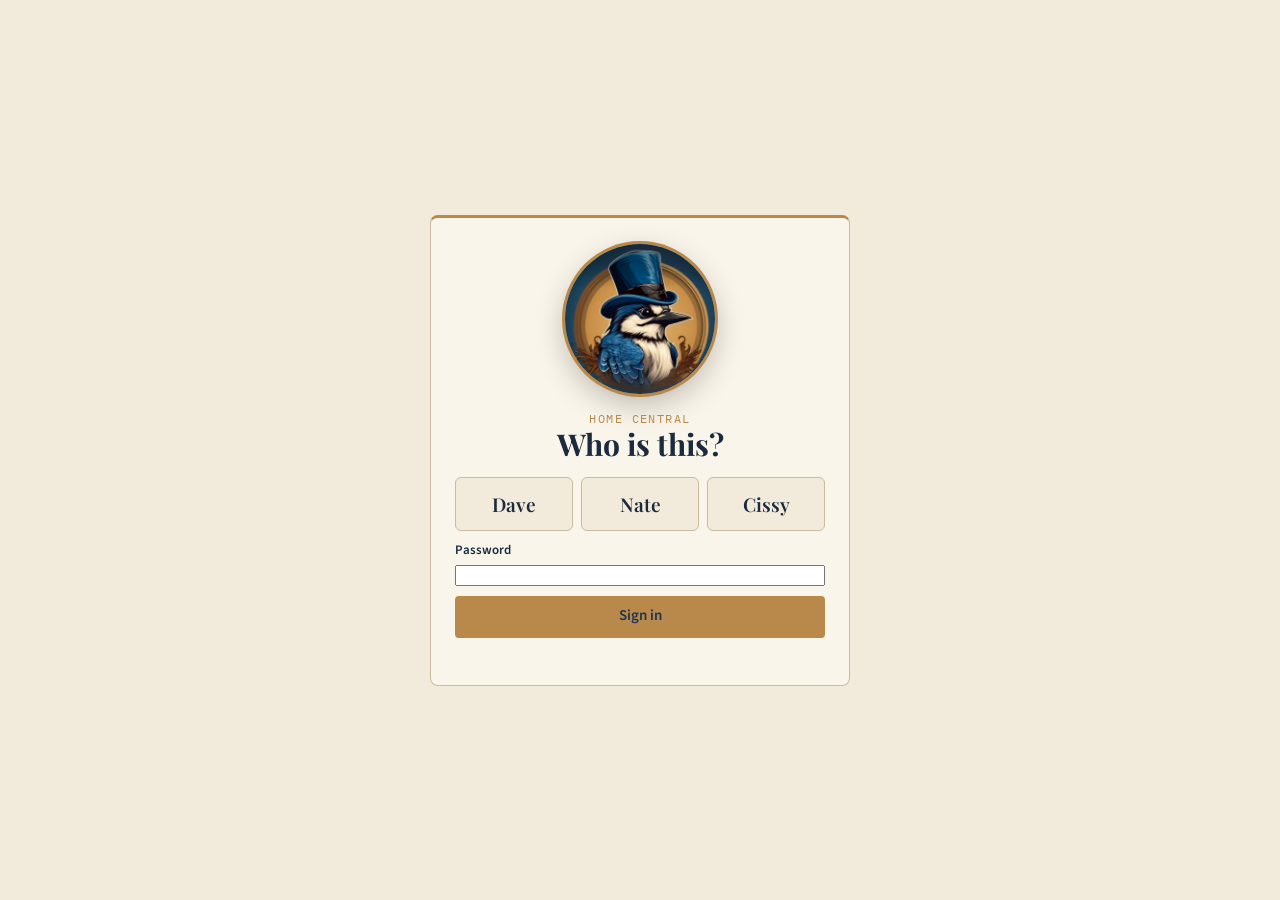
<file: home-central/index.html>
<!doctype html>
<html lang="en">
<head>
<meta charset="utf-8">
<meta name="viewport" content="width=device-width, initial-scale=1, viewport-fit=cover">
<meta name="color-scheme" content="light dark">
<meta name="description" content="Home Central: the family's home projects, from ideas to done.">
<title>Home Central</title>
<link rel="icon" href="favicon.jpg">
<link rel="stylesheet" href="https://fonts.googleapis.com/css2?family=Playfair+Display:wght@600;700&family=Source+Sans+3:ital,wght@0,400;0,600;1,400&family=IBM+Plex+Mono:wght@400;500&display=swap">
<link rel="stylesheet" href="app.css">
</head>
<body>
<div class="wrap">
<header class="topbar">
  <a class="brand" href="index.html"><img src="logo-320.jpg" alt=""><span><b>Home Central</b><small>Projects around the house</small></span></a>
  <div class="who"></div>
</header>
<div class="banner demo" style="display:none"><b>Demo mode.</b> Nothing is connected yet, so this data lives in this browser only. Set the web-app URL in config.js to share it through your Google Sheet. <button type="button" class="lnk" data-reset>Reset demo data</button></div>

<div class="title">
  <div>
    <div class="eyebrow">Home Central</div>
    <h1>What we are doing to the house</h1>
    <p class="lede">Every project in one place: what is coming up, what is drafted and waiting, what is still just an idea, and what we decided against. Open a project for its photos, mark-ups, ideas, contracts and tasks.</p>
  </div>
  <div class="meta" id="meta"></div>
</div>
<div class="row" style="margin-bottom:6px"><button type="button" class="btn gold" id="new">+ New project</button><span class="status muted" id="st" aria-live="polite" style="flex-basis:auto"></span></div>

<section id="s-upcoming"><div class="sec-head"><h2>Upcoming</h2><span class="cnt"></span></div><div class="grid"></div></section>
<section id="s-pending"><div class="sec-head"><h2>Pending projects</h2><span class="cnt"></span></div><p class="muted small">Drafts and concepts with a plan or a rendering, waiting on a decision, a quote or a date.</p><div class="grid"></div></section>
<section id="s-idea"><div class="sec-head"><h2>Project ideas</h2><span class="cnt"></span></div><div class="grid"></div></section>
<section id="s-done"><div class="sec-head"><h2>Done</h2><span class="cnt"></span></div><div class="grid"></div></section>
<section id="s-nixed"><details class="nixed"><summary>Nixed <span class="cnt"></span></summary><div class="grid"></div></details></section>

<div class="foot"><span>Home Central keeps its records in a Google Sheet and its photos and files in Drive.</span><span class="links"></span></div>
</div>
<script src="config.js"></script>
<script src="app.js"></script>
<script>
(function(){
  if(!HC.requireLogin())return;
  HC.topbar();
  const $=s=>document.querySelector(s), st=$('#st');
  let projects=[];
  const groups={upcoming:p=>p.status==='upcoming'||p.status==='active', pending:p=>p.status==='pending', idea:p=>p.status==='idea', done:p=>p.status==='done', nixed:p=>p.status==='nixed'};
  const empties={upcoming:'Nothing scheduled. Move a pending project here when it has a date.', pending:'No drafts yet.', idea:'No ideas yet. Add one with the button above.', done:'Nothing finished yet.', nixed:'Nothing nixed.'};
  const sortKey=p=>(p.status==='active'?'0':'1')+(p.start||p.target||'9999')+p.name.toLowerCase();
  function card(p){
    const c=p.counts||{tasks:0,tasksDone:0,photos:0,ideas:0,files:0,nextDue:''};
    const over=c.nextDue&&c.nextDue<HC.today();
    const dates=p.start||p.target?[p.start?HC.day(p.start):'',p.target?'to '+HC.day(p.target):''].filter(Boolean).join(' '):'';
    return '<a class="card '+HC.esc(p.status)+'" href="project.html?id='+encodeURIComponent(p.id)+'">'+
      (p.cover?HC.img(p.cover,600,'',"cover"):'<div class="cover none"><img src="logo-320.jpg" alt=""></div>')+
      '<div class="body"><div class="row" style="justify-content:space-between">'+HC.pill(p.status)+(dates?'<span class="when">'+HC.esc(dates)+'</span>':'')+'</div>'+
      '<h3>'+HC.esc(p.name)+'</h3>'+(p.summary?'<p class="sum">'+HC.esc(p.summary)+'</p>':'')+
      (c.tasks?'<div class="prog" title="'+c.tasksDone+' of '+c.tasks+' tasks done"><i style="width:'+HC.progress(c)+'%"></i></div>':'')+
      '<div class="counts">'+(c.tasks?'<span>'+c.tasksDone+'/'+c.tasks+' tasks</span>':'')+(c.photos?'<span>'+c.photos+' photos</span>':'')+(c.ideas?'<span>'+c.ideas+' ideas</span>':'')+(c.files?'<span>'+c.files+' files</span>':'')+(p.budget!==''&&p.budget!=null?'<span>'+HC.esc(HC.money(p.budget))+'</span>':'')+(p.page?'<span>concept page</span>':'')+'</div>'+
      (c.nextDue&&p.status!=='done'&&p.status!=='nixed'?'<div class="when'+(over?' over':'')+'">'+(over?'Overdue: ':'Next: ')+HC.esc(HC.day(c.nextDue))+'</div>':'')+
      '</div></a>';
  }
  function render(){
    Object.keys(groups).forEach(g=>{
      const sec=document.getElementById('s-'+g), list=projects.filter(groups[g]).sort((a,b)=>sortKey(a)<sortKey(b)?-1:1);
      sec.querySelector('.cnt').textContent=list.length?list.length+(list.length===1?' project':' projects'):'';
      sec.querySelector('.grid').innerHTML=list.length?list.map(card).join(''):'<div class="empty">'+empties[g]+'</div>';
      if(g==='done')sec.style.display=list.length?'':'none';
    });
    const open=projects.reduce((n,p)=>n+((p.counts||{}).tasks||0)-((p.counts||{}).tasksDone||0),0);
    const live=projects.filter(p=>p.status!=='done'&&p.status!=='nixed').length;
    $('#meta').innerHTML='<b>'+projects.length+'</b> projects<br><b>'+live+'</b> live<br><b>'+open+'</b> open tasks';
  }
  async function load(quiet){
    if(!quiet)HC.flash(st,'Loading...');
    try{const d=await HC.api.get({action:'home'});projects=d.projects;render();if(!quiet)HC.flash(st,'');}
    catch(e){HC.flash(st,'Could not load projects: '+e.message,true);}
  }
  $('#new').addEventListener('click',()=>{
    HC.modal({title:'New project',submit:'Create project',body:
      '<label class="f"><b>Name</b><input type="text" name="name" required maxlength="120" placeholder="Kitchen faucet, fence line, hall bath..."></label>'+
      '<label class="f"><b>Where it stands</b><select name="status">'+Object.keys(HC.STATUS).filter(s=>s!=='done'&&s!=='nixed').map(s=>'<option value="'+s+'">'+HC.STATUS[s].label+' - '+HC.STATUS[s].hint+'</option>').join('')+'</select></label>'+
      '<label class="f"><b>Summary</b><textarea name="summary" rows="3" maxlength="2000" placeholder="What it is and why"></textarea></label>'+
      '<div class="two"><label class="f"><b>Budget</b><input type="number" name="budget" min="0" step="1" placeholder="0"></label><label class="f"><b>Tags</b><input type="text" name="tags" maxlength="200" placeholder="plumbing, outside"></label></div>'+
      '<div class="two"><label class="f"><b>Start</b><input type="date" name="start"></label><label class="f"><b>Target finish</b><input type="date" name="target"></label></div>'+
      '<label class="f"><b>Concept page (optional)</b><input type="url" name="page" placeholder="https://... a rendering or design page for this project"></label>',
      working:'Creating...',
      onSubmit:async f=>{
        const d=await HC.api.post({action:'project.add',name:f.name.value,status:f.status.value,summary:f.summary.value,budget:f.budget.value,tags:f.tags.value,start:f.start.value,target:f.target.value,page:f.page.value});
        location.href='project.html?id='+encodeURIComponent(d.project.id);
      }});
  });
  load();
  document.addEventListener('visibilitychange',()=>{if(document.visibilityState==='visible')load(true);});
  setInterval(()=>load(true),120000);
})();
</script>
</body>
</html>
</file>
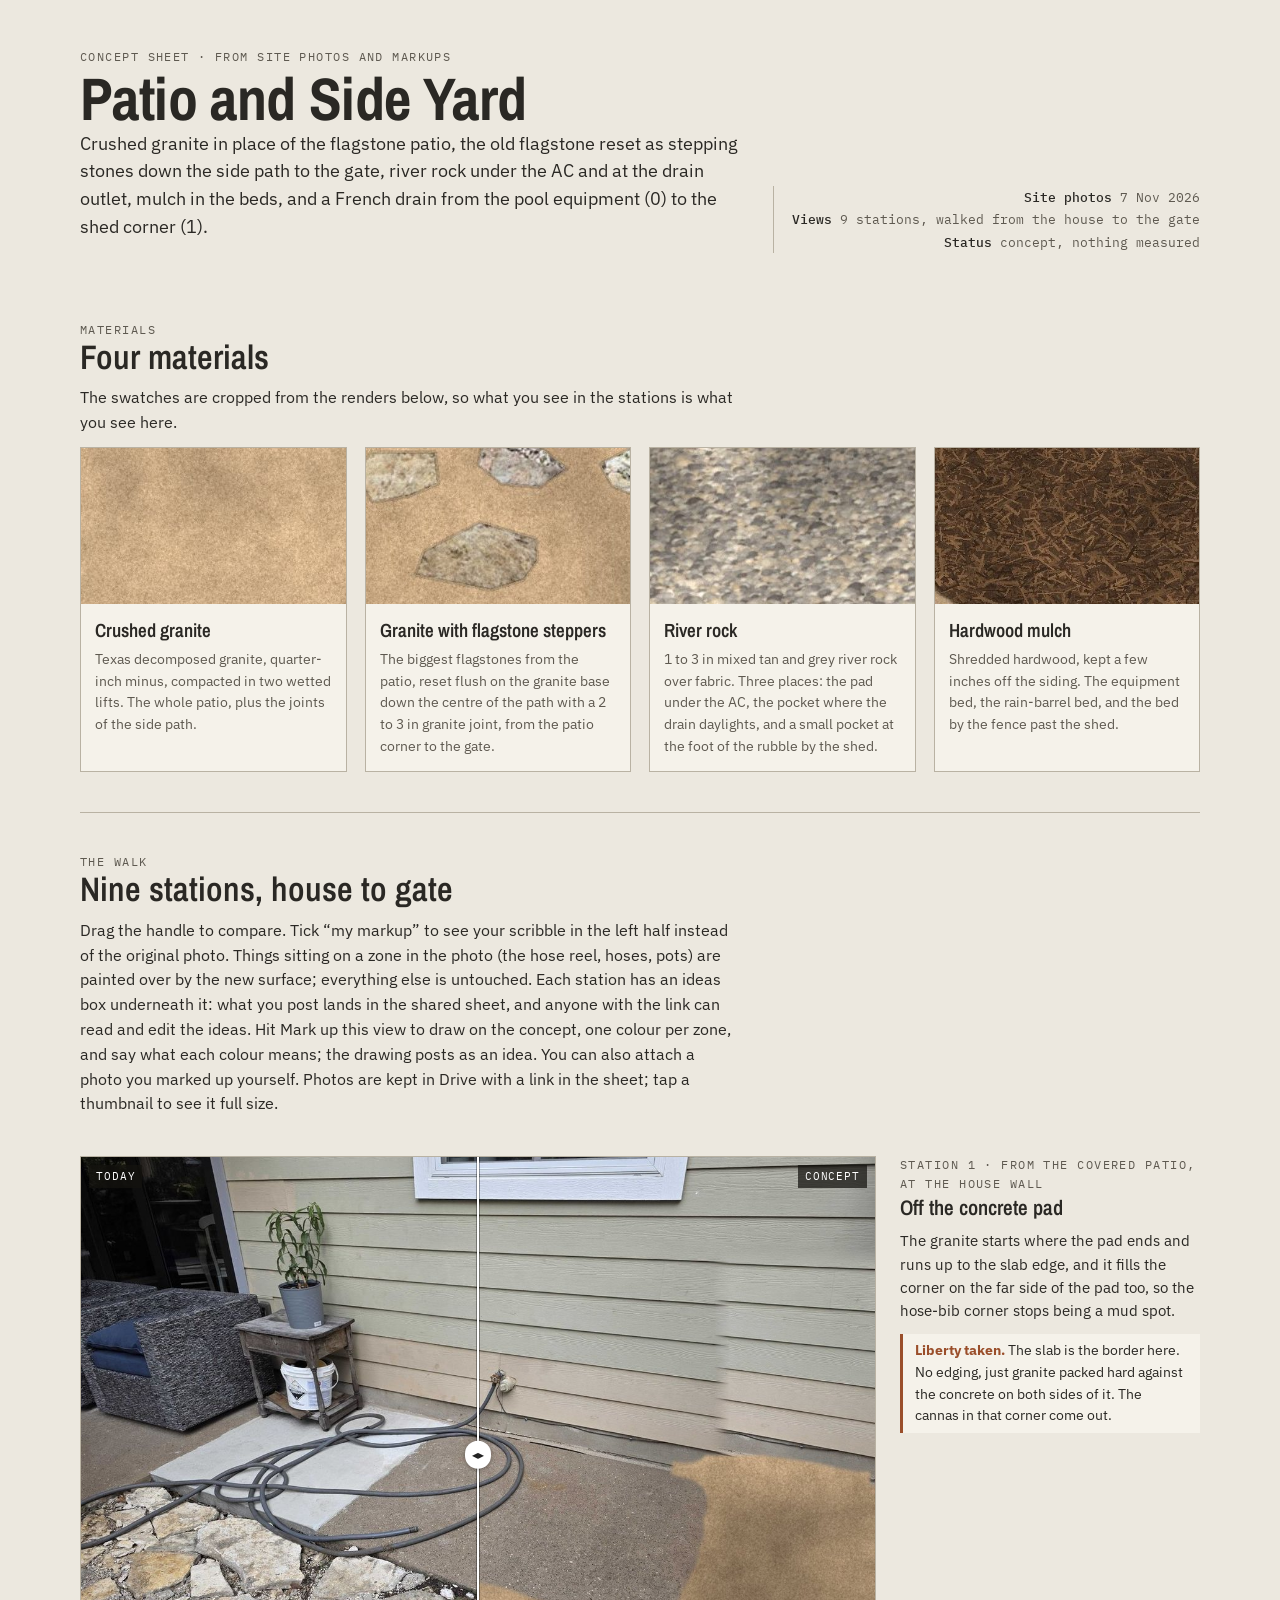
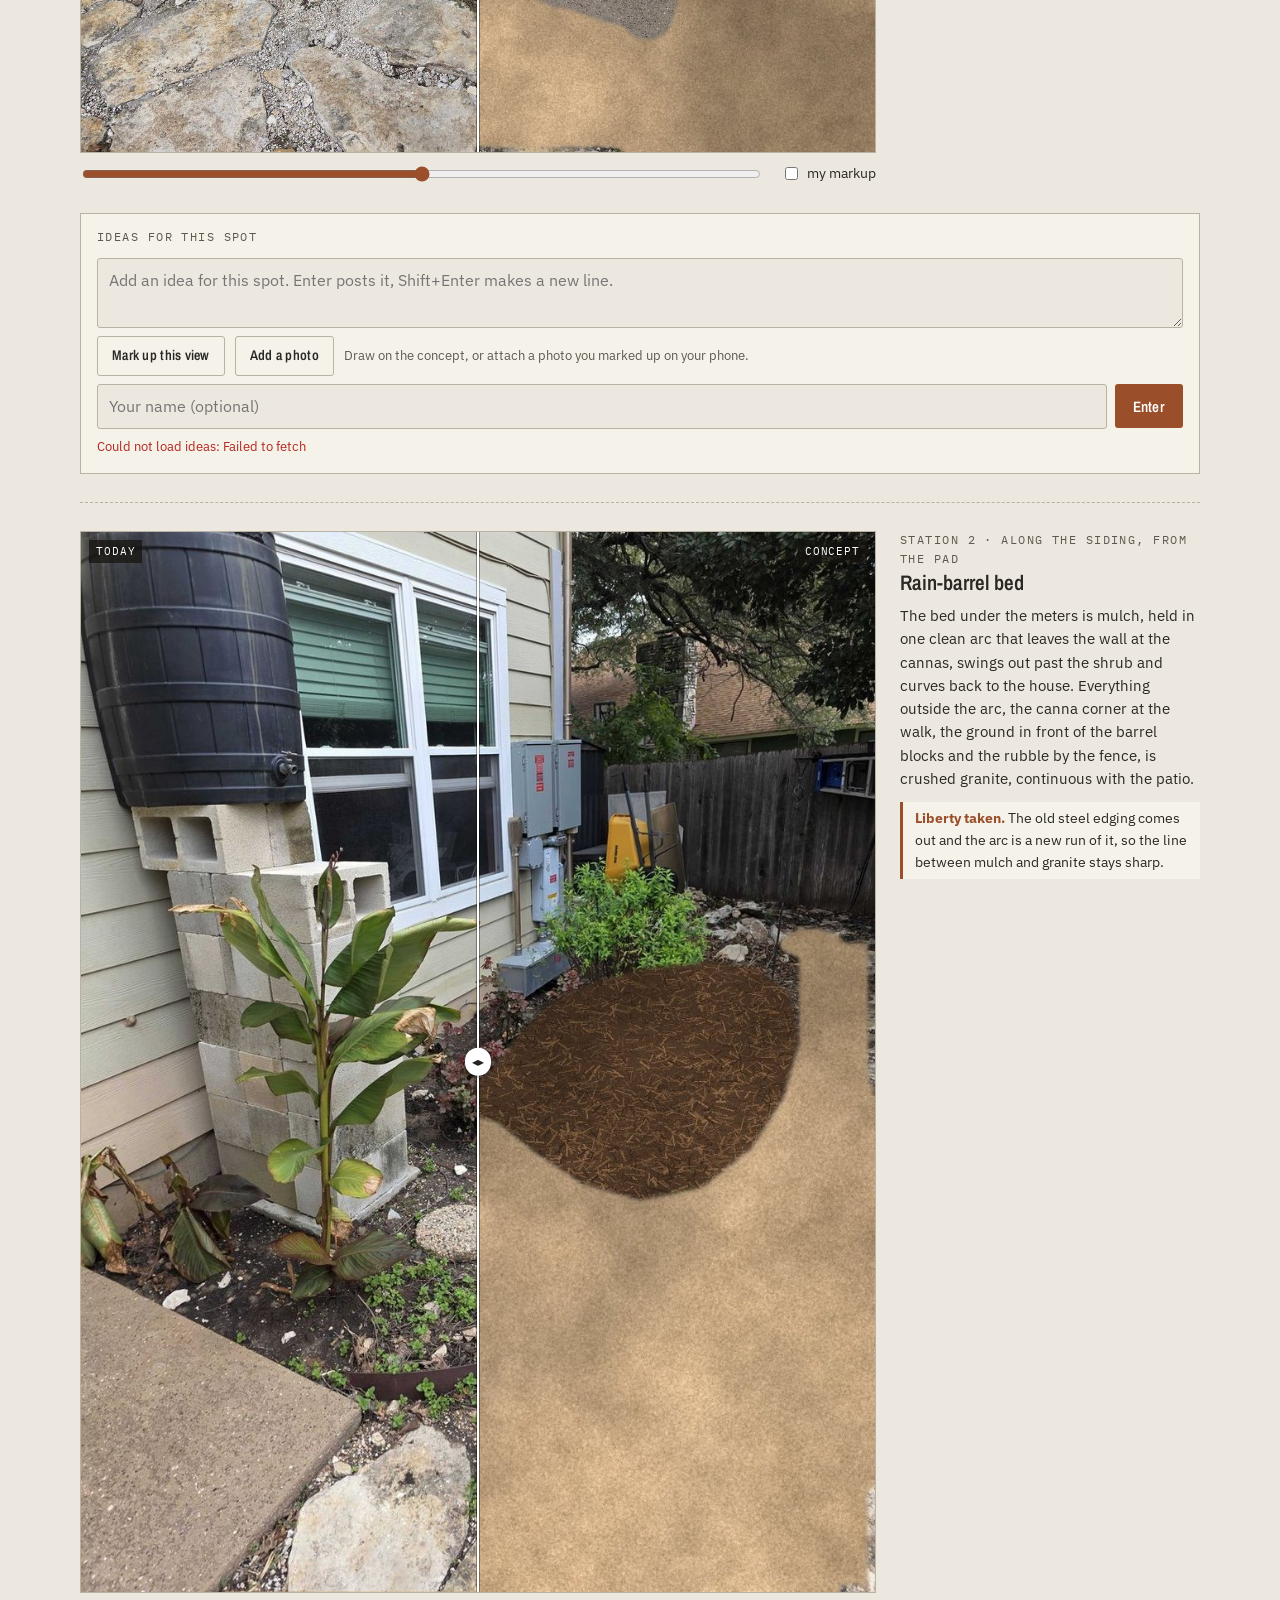
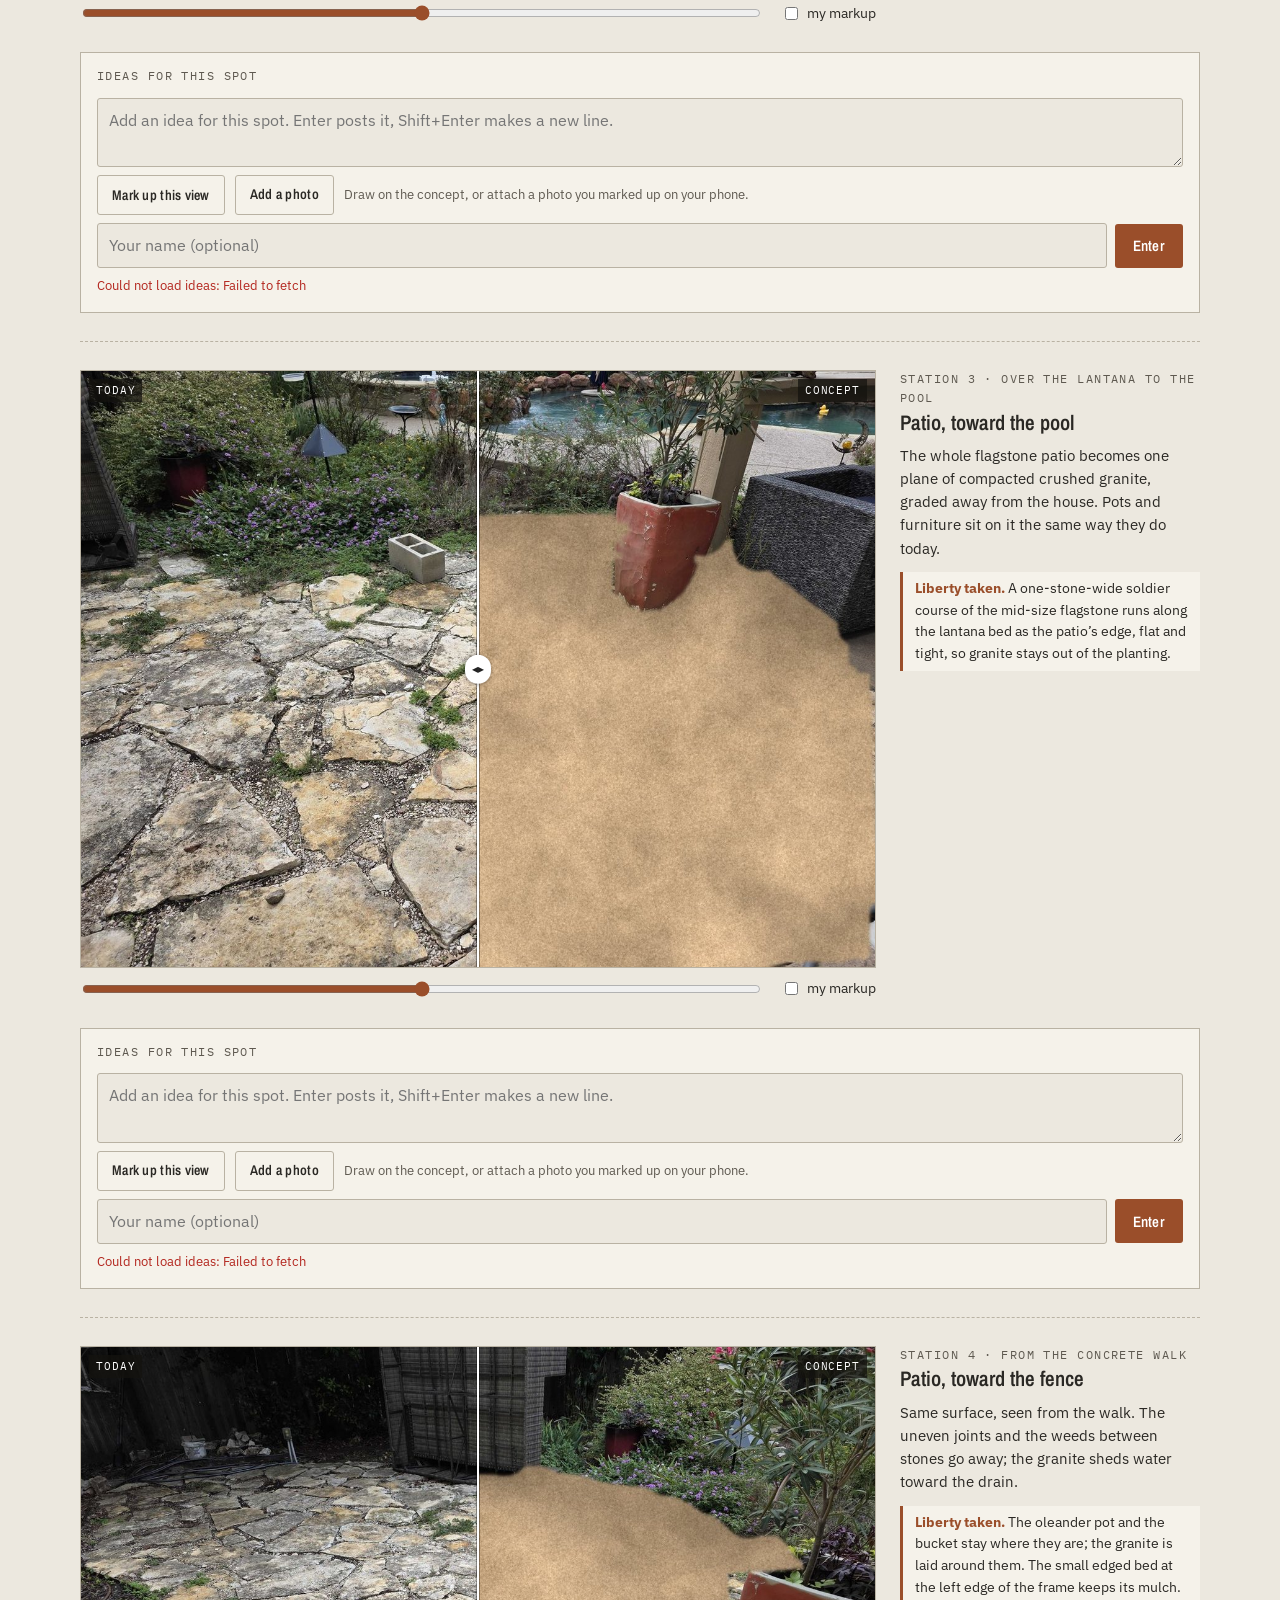
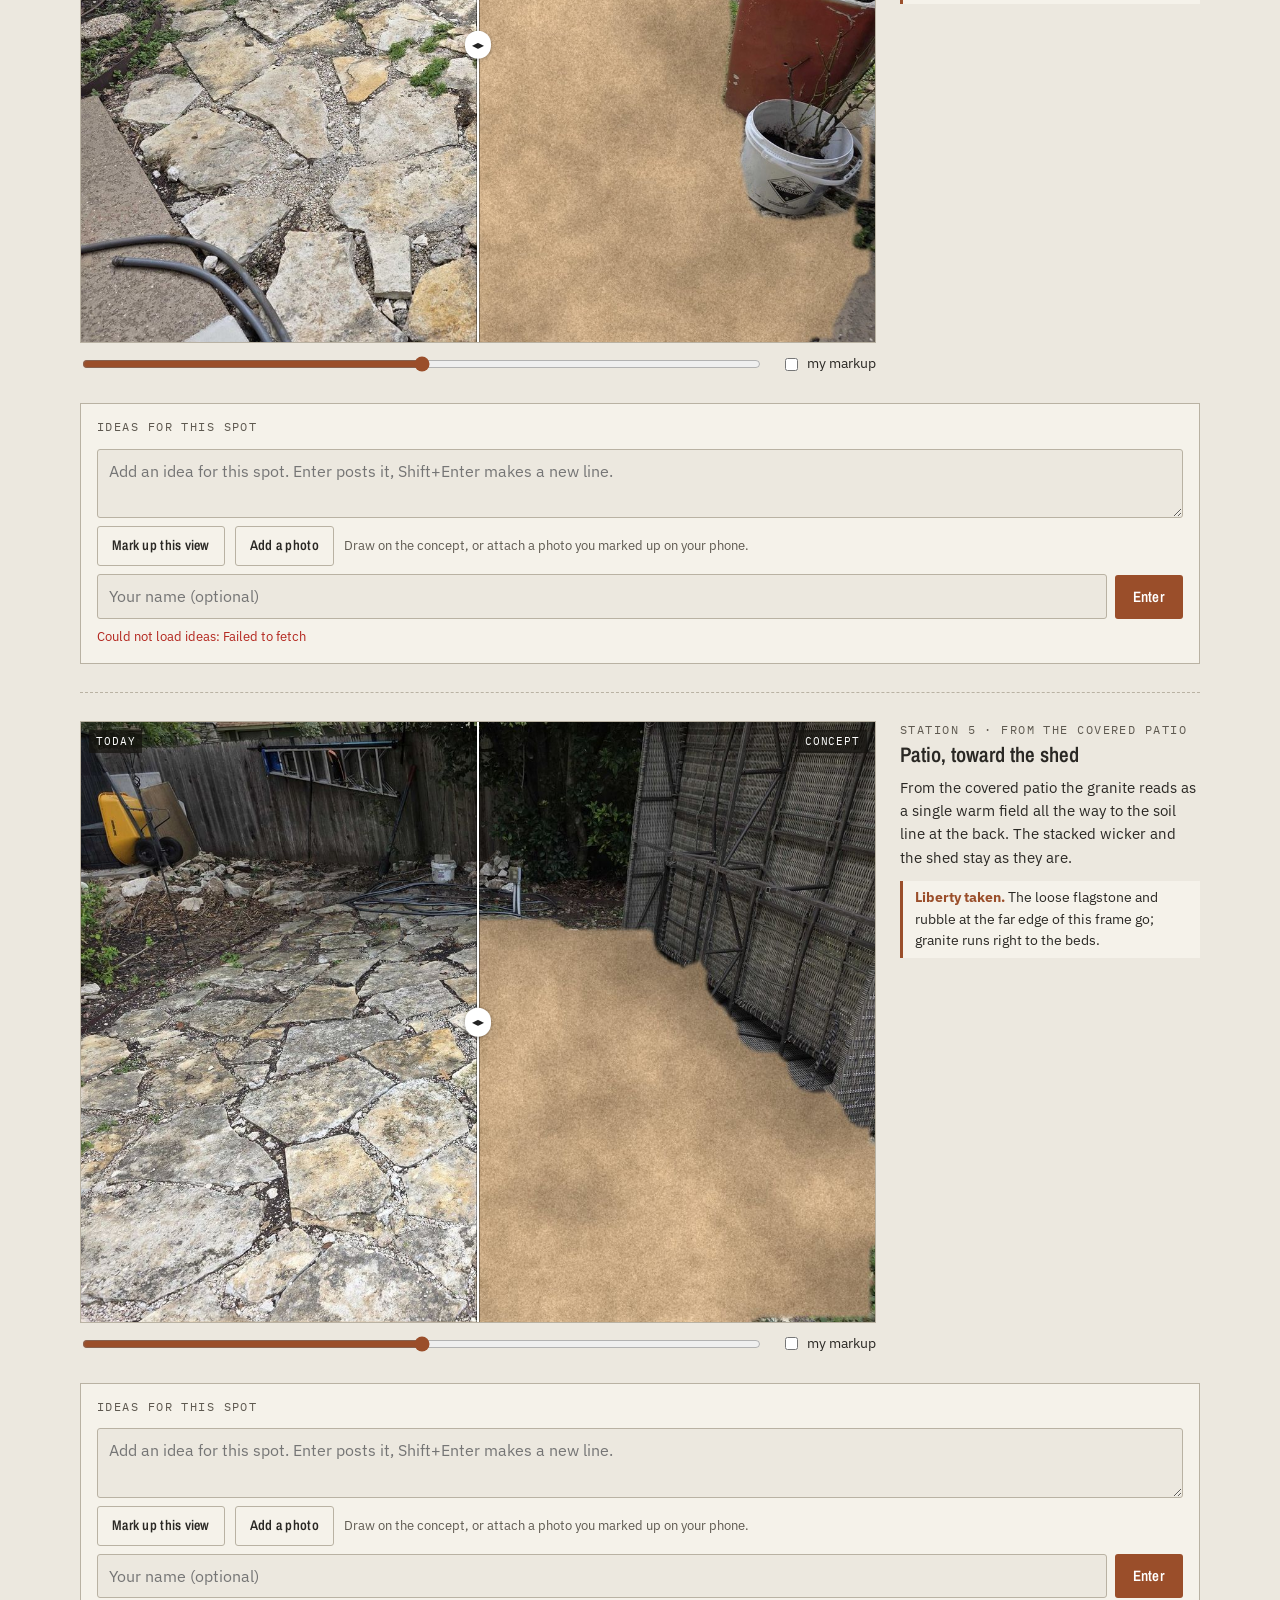
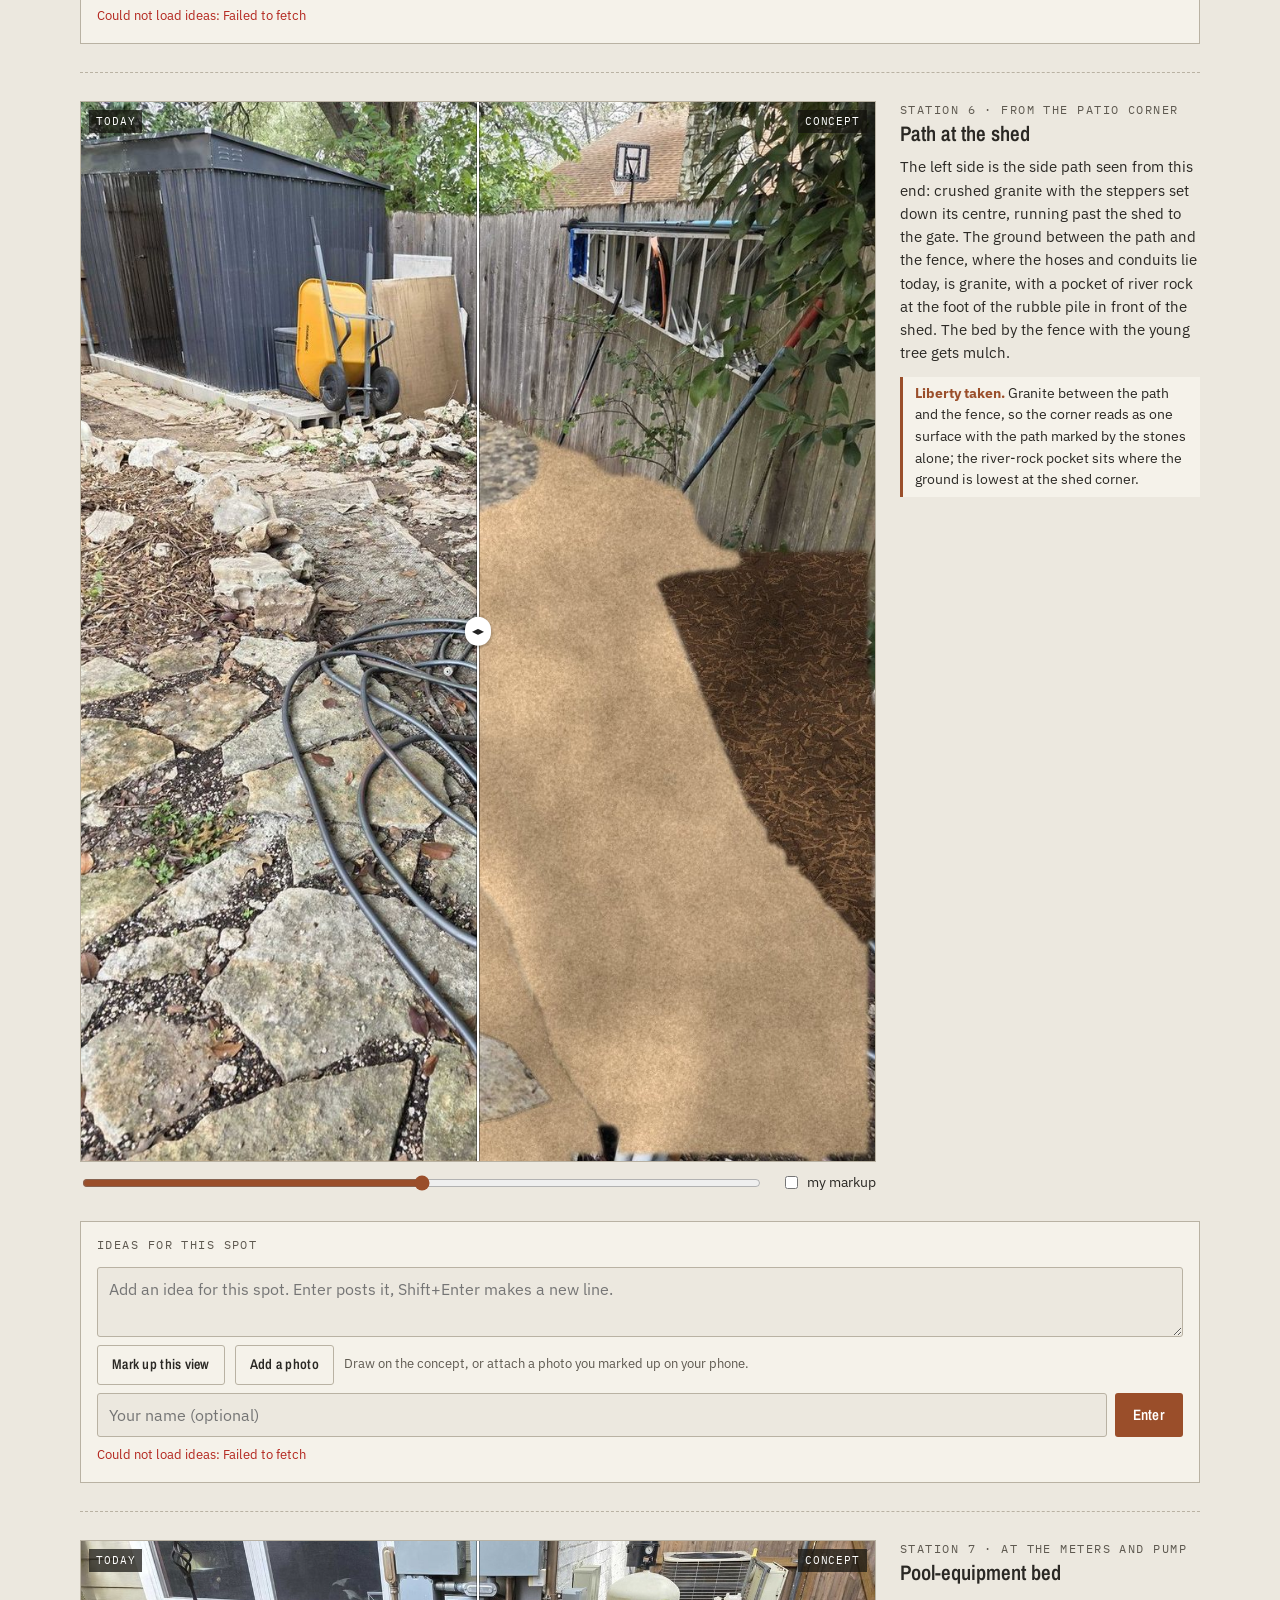
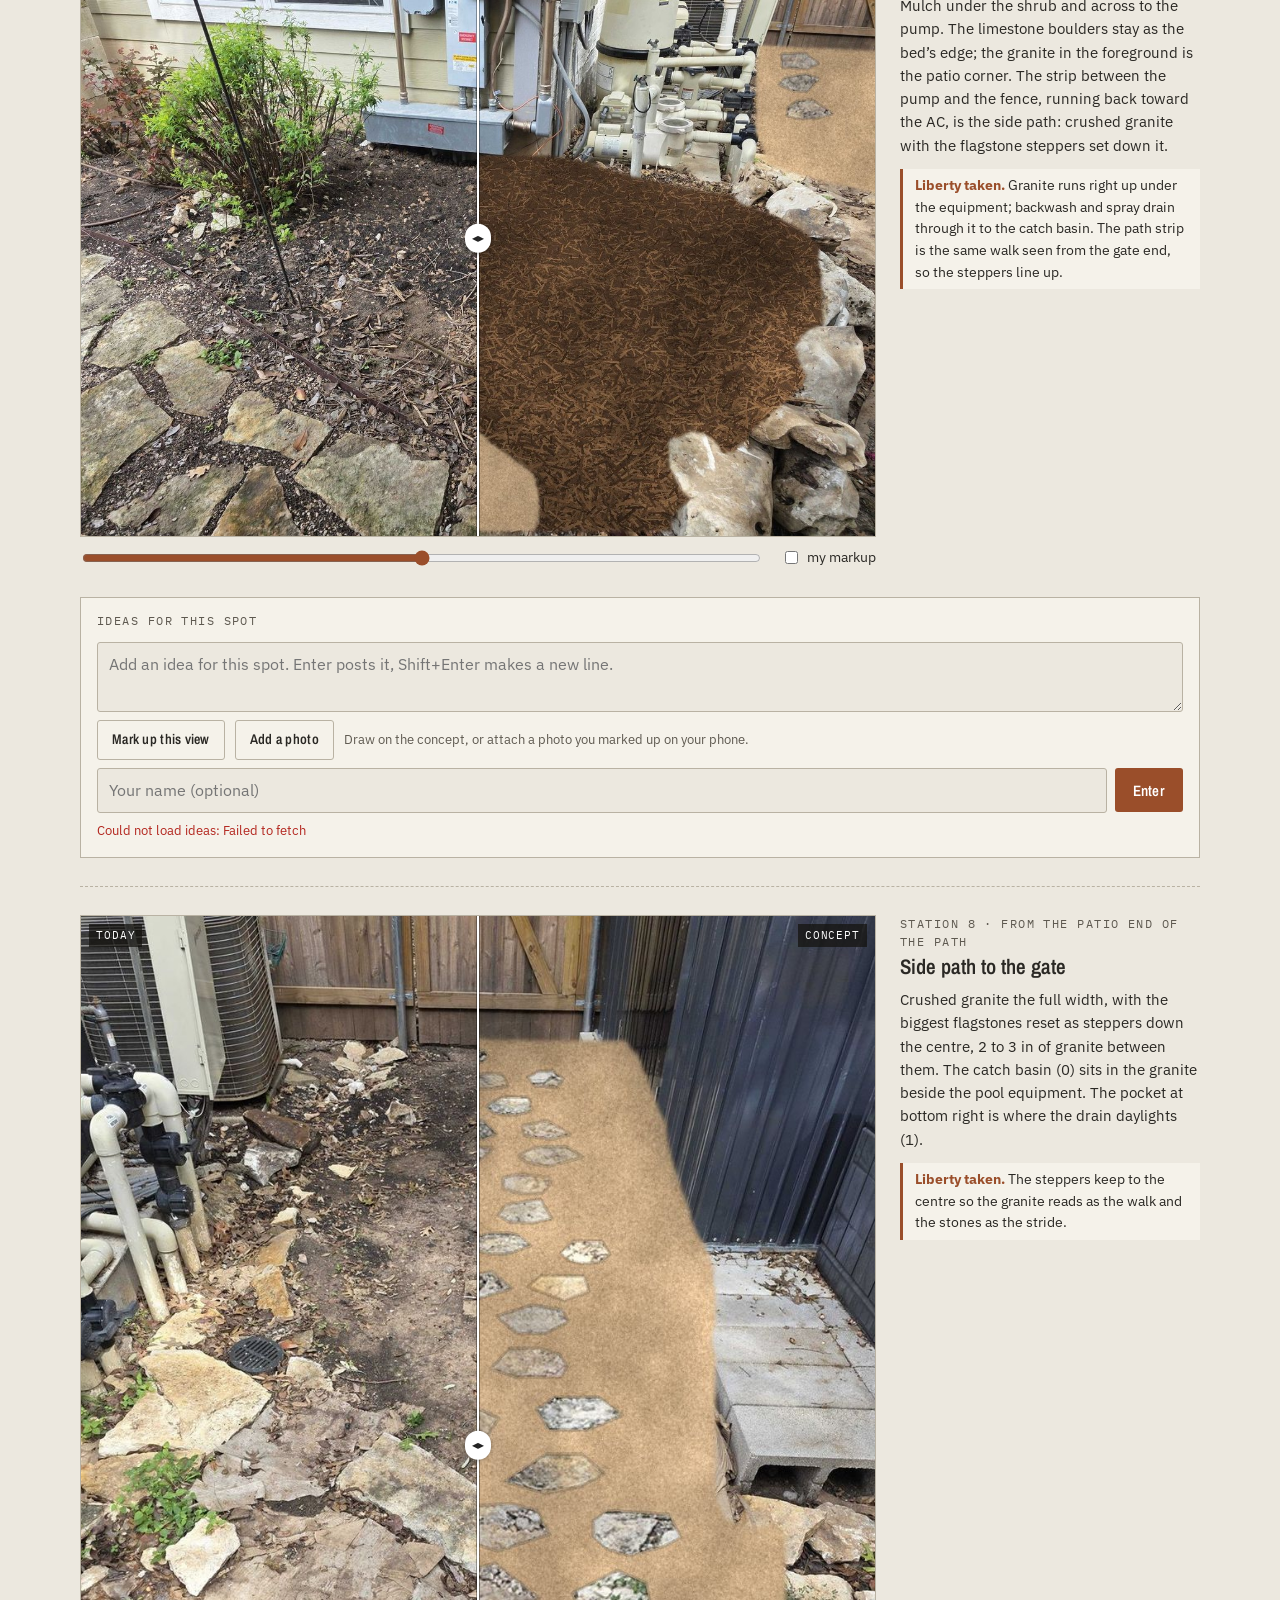
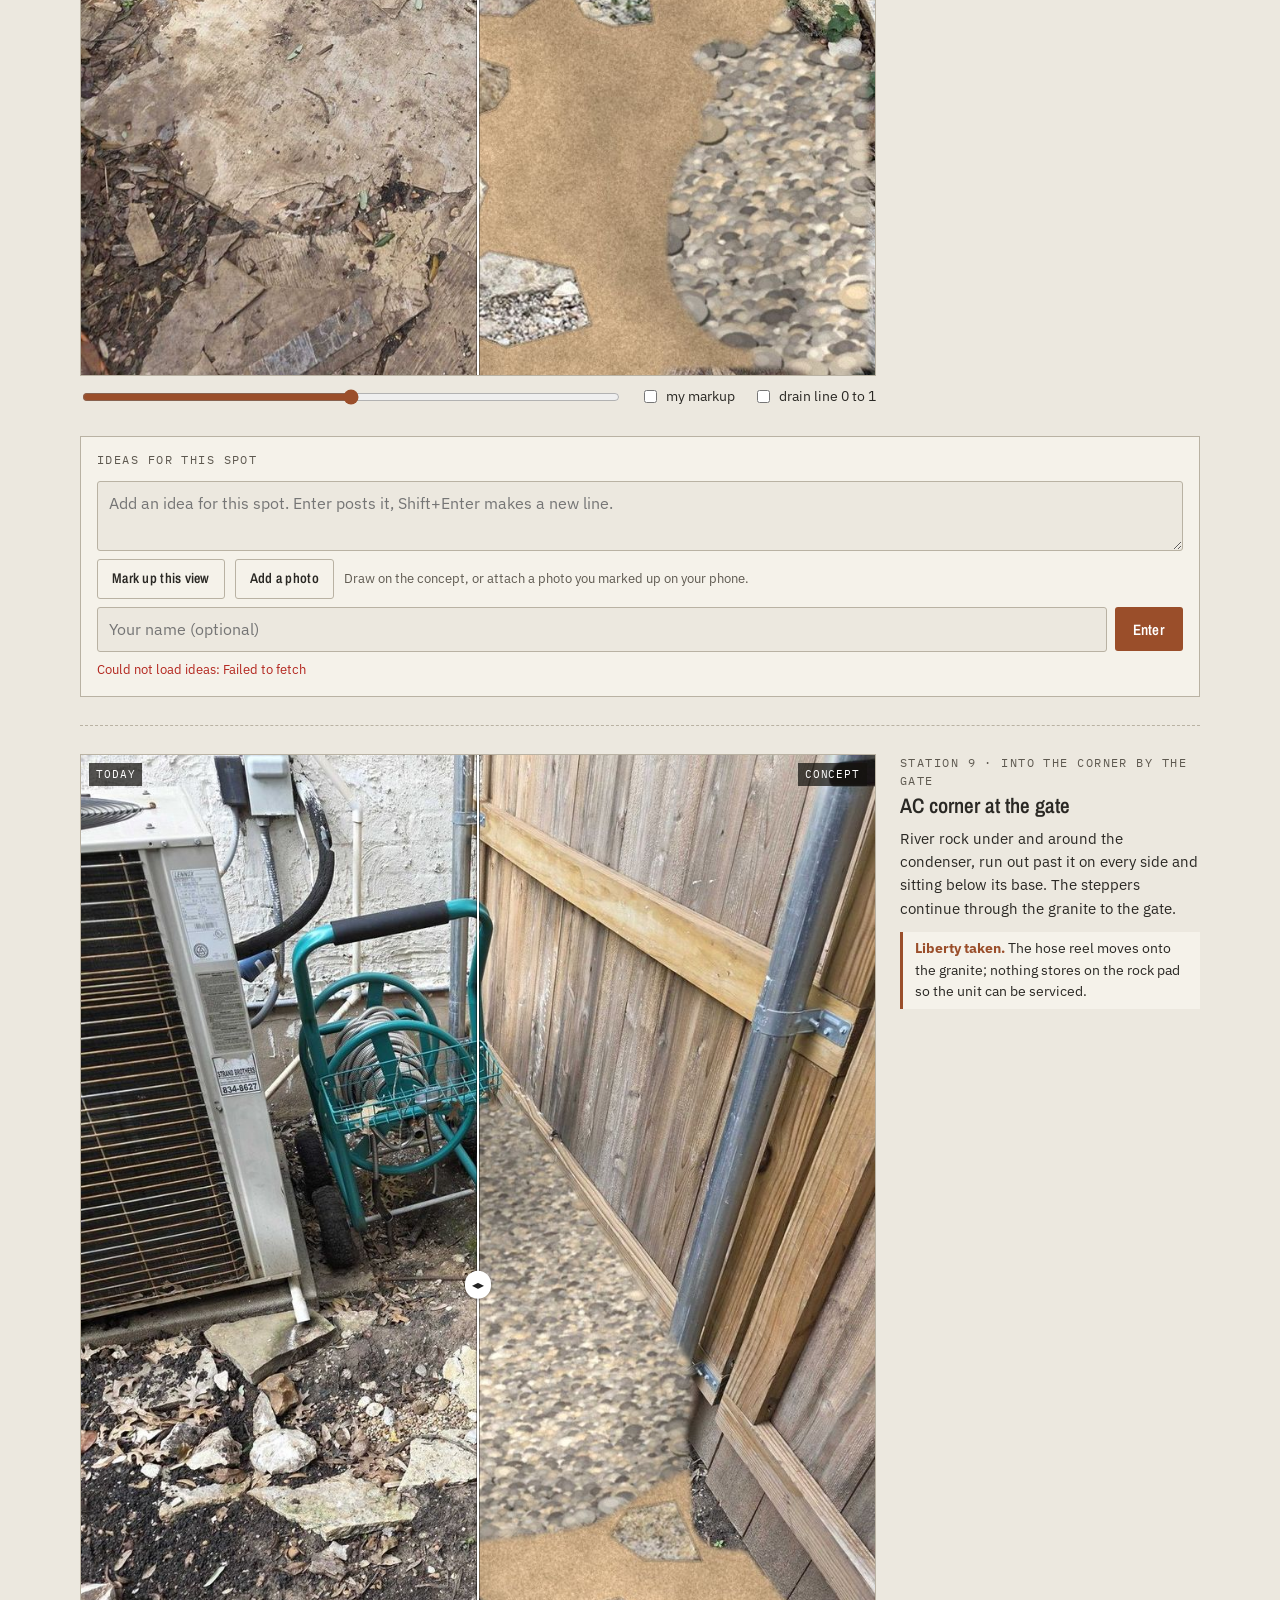
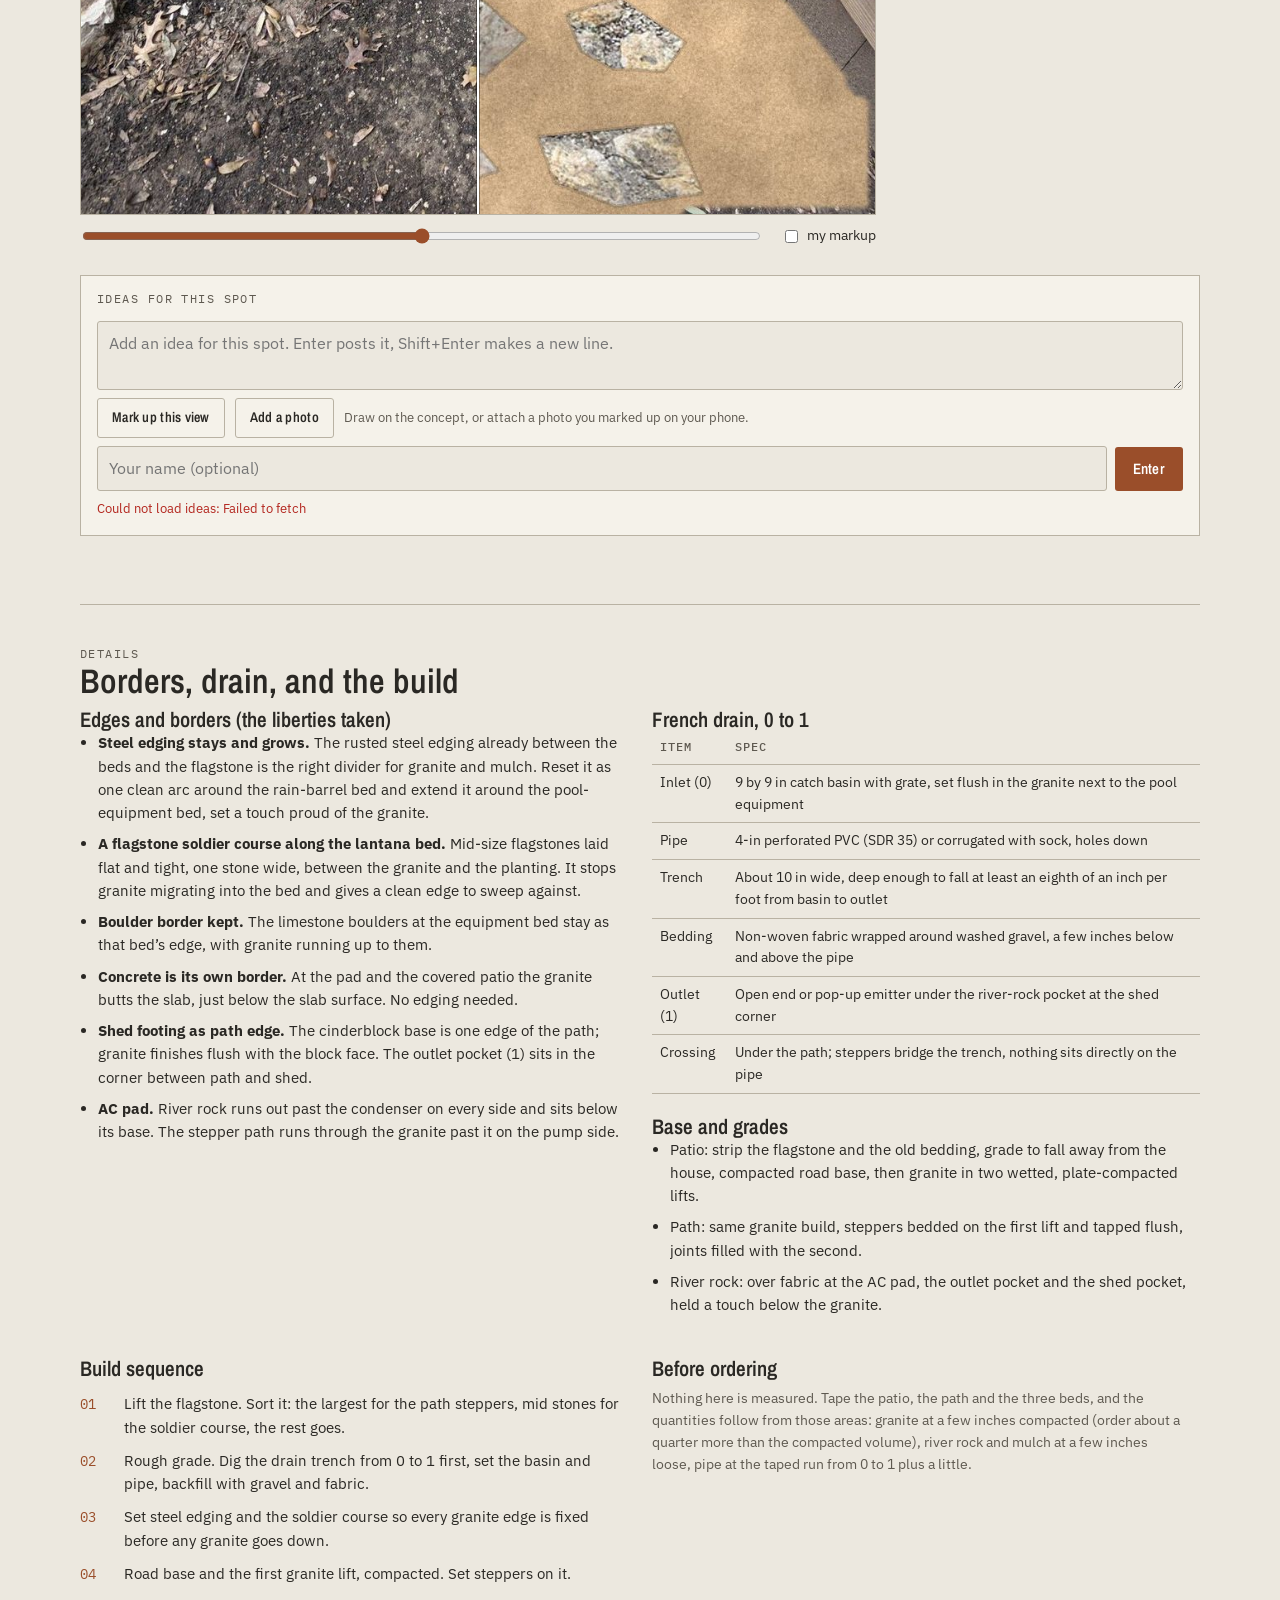
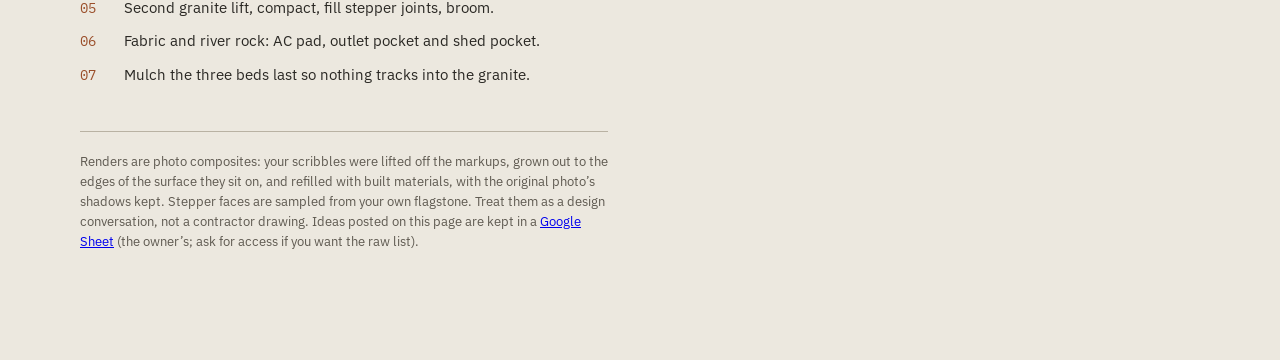
<file: patio/index.html>
<!doctype html>
<html lang="en">
<head>
<meta charset="utf-8">
<meta name="viewport" content="width=device-width, initial-scale=1, viewport-fit=cover">
<meta name="description" content="Patio and side yard concept: before/after renders from site photos, with an ideas board.">
<meta name="color-scheme" content="light dark">
<title>Patio and Side Yard Concept</title>
<link rel="stylesheet" href="https://fonts.googleapis.com/css2?family=Archivo+Narrow:wght@500;600;700&family=IBM+Plex+Sans:ital,wght@0,400;0,500;0,600;1,400&family=IBM+Plex+Mono:wght@400;500&display=swap">
<style>
/* Layout: a concept sheet. Title block, materials, then the walk, station by station, then the details. */
:root{
  --paper:#ECE8DF; --paper-2:#E2DCCF; --ink:#2A2824; --ink-2:#5E5950; --line:#B9B2A3;
  --rust:#9A4E2A; --card:#F5F2EA;
  --display:"Archivo Narrow","Arial Narrow",Arial,sans-serif;
  --body:"IBM Plex Sans","Helvetica Neue",Arial,sans-serif;
  --mono:"IBM Plex Mono",Menlo,Consolas,monospace;
}
@media (prefers-color-scheme: dark){ :root:not([data-theme="light"]){
  --paper:#1E1C19; --paper-2:#26231F; --ink:#E9E3D6; --ink-2:#B4AC9D; --line:#4A453D;
  --rust:#D07A4E; --card:#2A2723; color-scheme:dark } }
:root[data-theme="dark"]{
  --paper:#1E1C19; --paper-2:#26231F; --ink:#E9E3D6; --ink-2:#B4AC9D; --line:#4A453D;
  --rust:#D07A4E; --card:#2A2723; color-scheme:dark }

*{box-sizing:border-box}
body{background:var(--paper);color:var(--ink);font-family:var(--body);font-size:16px;line-height:1.55;
  padding-left:max(16px,env(safe-area-inset-left,0px));padding-right:max(16px,env(safe-area-inset-right,0px));padding-block:0 48px}
.wrap{max-width:1120px;margin:0 auto}
h1,h2,h3{font-family:var(--display);text-wrap:balance;line-height:1.05;margin:0}
h1{font-size:clamp(34px,6vw,60px);font-weight:700;letter-spacing:-.01em}
h2{font-size:clamp(24px,3.4vw,34px);font-weight:600;margin-bottom:10px}
h3{font-size:21px;font-weight:600}
p{margin:0 0 12px;max-width:66ch}
.eyebrow{font-family:var(--mono);font-size:12px;letter-spacing:.12em;text-transform:uppercase;color:var(--ink-2)}
.muted{color:var(--ink-2)}
section{padding-block:40px;border-top:1px solid var(--line)}
section:first-of-type{border-top:0}

/* title block */
.title{display:grid;grid-template-columns:1fr auto;gap:24px;align-items:end;padding-block:40px 28px}
.title .meta{font-family:var(--mono);font-size:12.5px;line-height:1.8;color:var(--ink-2);text-align:right;border-left:1px solid var(--line);padding-left:18px}
.title .meta b{color:var(--ink);font-weight:500}
.lede{font-size:18px;max-width:60ch}
@media (max-width:640px){.title{grid-template-columns:1fr}.title .meta{text-align:left;border-left:0;padding-left:0;border-top:1px solid var(--line);padding-top:10px}}

/* materials */
.materials{display:grid;grid-template-columns:repeat(auto-fit,minmax(230px,1fr));gap:18px}
.mat{background:var(--card);border:1px solid var(--line)}
.mat img{display:block;width:100%;aspect-ratio:17/10;object-fit:cover}
.mat .k{padding:12px 14px 14px}
.mat .k b{font-family:var(--display);font-size:19px;font-weight:600;display:block;margin-bottom:4px}
.mat .k span{display:block;font-size:14px;color:var(--ink-2)}

/* stations */
.station{display:grid;grid-template-columns:minmax(0,1fr) 300px;gap:24px;padding-block:28px;border-top:1px dashed var(--line);scroll-margin-top:16px}
.station:first-of-type{border-top:0}
@media (max-width:860px){.station{grid-template-columns:1fr}}
.station .txt{min-width:0}
.station .txt h3{margin:4px 0 10px}
.station .txt p{font-size:15px}
.station .liberty{border-left:3px solid var(--rust);padding:6px 12px;background:var(--card);font-size:14px;margin-top:10px}
.station .liberty b{color:var(--rust)}
.cmp{margin:0;min-width:0}
.cmp-stage{position:relative;width:100%;max-width:100%;overflow:hidden;background:var(--paper-2);border:1px solid var(--line);user-select:none;touch-action:pan-y}
.cmp-stage img{position:absolute;inset:0;width:100%;height:100%;object-fit:cover;display:block;pointer-events:none}
.cmp-stage .before-wrap{position:absolute;inset:0}
.cmp-stage .before-wrap img{display:block}
.cmp-stage .before-wrap img.mk{display:none}
.cmp-stage.show-mk .before-wrap img.bf{display:none}
.cmp-stage.show-mk .before-wrap img.mk{display:block}
.handle{position:absolute;top:0;bottom:0;width:2px;background:#fff;box-shadow:0 0 0 1px rgba(0,0,0,.35);transform:translateX(-1px);pointer-events:none}
.handle::after{content:"\25C2 \25B8";position:absolute;top:50%;left:50%;transform:translate(-50%,-50%);background:#fff;color:#222;font-size:12px;padding:5px 7px;border-radius:14px;white-space:nowrap;box-shadow:0 1px 4px rgba(0,0,0,.35);font-family:Arial,sans-serif}
.tag{position:absolute;top:8px;font-family:var(--mono);font-size:11px;letter-spacing:.08em;text-transform:uppercase;background:rgba(20,18,15,.72);color:#fff;padding:3px 7px;pointer-events:none}
.tag.l{left:8px}.tag.r{right:8px}
.overlay{position:absolute;inset:0;width:100%;height:100%;pointer-events:none;display:none}
.cmp-stage.show-drain .overlay{display:block}
.cmp-bar{display:flex;flex-wrap:wrap;gap:10px 18px;align-items:center;padding:10px 0 0;font-size:14px}
.cmp-bar input[type=range]{flex:1 1 180px;min-width:120px;accent-color:var(--rust)}
.cmp-bar label{display:inline-flex;align-items:center;gap:6px;cursor:pointer}

/* details */
.cols{display:grid;grid-template-columns:repeat(auto-fit,minmax(280px,1fr));gap:24px}
.cols > div{min-width:0}
.cols ul{padding-left:18px;margin:0}
.cols li{margin-bottom:8px;font-size:15px}
.spec{width:100%;border-collapse:collapse;font-size:14px}
.spec th,.spec td{text-align:left;padding:7px 8px;border-bottom:1px solid var(--line);vertical-align:top}
.spec th{font-family:var(--mono);font-weight:500;font-size:12px;letter-spacing:.08em;text-transform:uppercase;color:var(--ink-2)}
.tbl-wrap{overflow-x:auto}
.seq{counter-reset:s;padding-left:0;list-style:none;margin:0}
.seq li{counter-increment:s;display:grid;grid-template-columns:34px 1fr;gap:10px;margin-bottom:10px;font-size:15px}
.seq li::before{content:counter(s,decimal-leading-zero);font-family:var(--mono);color:var(--rust);font-size:14px;padding-top:2px}
.foot{font-size:13px;color:var(--ink-2);padding-top:20px;border-top:1px solid var(--line)}
/* ideas board, one per station */
.ideas{grid-column:1/-1;border:1px solid var(--line);background:var(--card);padding:14px 16px 16px;margin-top:4px}
.ideas-head{display:flex;justify-content:space-between;align-items:baseline;gap:12px;flex-wrap:wrap;margin-bottom:8px}
.ideas-head .eyebrow{font-size:12px}
.ideas-list{list-style:none;margin:0 0 12px;padding:0}
.ideas-list li{border-top:1px solid var(--line);padding:10px 0}
.ideas-list li:first-child{border-top:0;padding-top:2px}
.idea-meta{font-family:var(--mono);font-size:12px;color:var(--ink-2);margin-bottom:3px}
.idea-meta b{color:var(--ink);font-weight:500}
.idea-text{margin:0;white-space:pre-wrap;overflow-wrap:anywhere;font-size:15px;max-width:none}
.idea-actions{margin-top:4px;display:flex;gap:14px}
.lnk{background:none;border:0;padding:0;color:var(--rust);font:inherit;font-size:13px;cursor:pointer;text-decoration:underline;text-underline-offset:3px}
.ideas-empty{font-size:14px;color:var(--ink-2);padding:2px 0 8px}
.ideas-form{display:grid;gap:8px}
.ideas-form textarea,.ideas-form input[type=text],.idea-edit textarea{width:100%;font:inherit;font-size:16px;color:var(--ink);background:var(--paper);border:1px solid var(--line);padding:9px 11px;border-radius:3px;resize:vertical;min-height:44px}
.ideas-form textarea:focus,.ideas-form input:focus,.idea-edit textarea:focus{outline:2px solid var(--rust);outline-offset:1px}
.ideas-row{display:flex;gap:8px;align-items:center;flex-wrap:wrap}
.ideas-row .who{flex:1 1 160px;min-width:120px}
.btn{font:inherit;font-size:15px;font-weight:600;font-family:var(--display);letter-spacing:.02em;background:var(--rust);color:#fff;border:0;padding:10px 18px;border-radius:3px;cursor:pointer;min-height:44px}
.btn[disabled]{opacity:.55;cursor:default}
.btn.ghost{background:transparent;color:var(--ink);border:1px solid var(--line)}
.ideas-status{font-size:13px;flex-basis:100%}
.ideas-status.err{color:#B3261E}
.idea-edit{display:grid;gap:8px;margin-top:4px}
.idea-edit .ideas-row{justify-content:flex-start}
/* photos on ideas */
.idea-photo{display:inline-block;margin:6px 0 2px;border:1px solid var(--line);background:var(--paper);padding:3px;line-height:0;cursor:zoom-in}
.idea-photo img{display:block;width:150px;height:110px;object-fit:cover}
.photo-pick{display:flex;gap:10px;align-items:center;flex-wrap:wrap;font-size:13px;color:var(--ink-2)}
.photo-pick input[type=file]{position:absolute;width:1px;height:1px;opacity:0;overflow:hidden}
.photo-pick .btn.ghost{font-size:14px;padding:8px 14px;min-height:40px}
.photo-pick .pv{display:none;align-items:center;gap:8px}
.photo-pick .pv.on{display:flex}
.photo-pick .pv img{width:64px;height:48px;object-fit:cover;border:1px solid var(--line);background:var(--paper);padding:2px}
#lightbox{position:fixed;inset:0;z-index:50;background:rgba(10,8,6,.9);display:none;align-items:center;justify-content:center;flex-direction:column;gap:10px;padding:16px}
#lightbox.on{display:flex}
#lightbox img{max-width:min(96vw,1600px);max-height:84vh;object-fit:contain;background:#000;box-shadow:0 10px 40px rgba(0,0,0,.6)}
#lightbox .lb-bar{display:flex;gap:18px;align-items:center;color:#fff;font-size:14px}
#lightbox .lb-bar a{color:#fff}
/* mark-up tool */
#markup{position:fixed;inset:0;z-index:60;background:rgba(10,8,6,.92);display:none;overflow:auto;padding:14px}
#markup.on{display:block}
.mk-box{max-width:1040px;margin:0 auto;background:var(--card);color:var(--ink);border:1px solid var(--line);padding:12px 14px 16px;display:grid;gap:10px}
.mk-head{display:flex;justify-content:space-between;align-items:baseline;gap:10px;flex-wrap:wrap}
.mk-head h4{margin:0;font-family:var(--display);font-size:20px;line-height:1.2}
.mk-guide{font-size:13px;color:var(--ink-2);margin:0}
.mk-tools{display:flex;gap:10px;align-items:center;flex-wrap:wrap}
.mk-pal{display:flex;gap:6px;flex-wrap:wrap;align-items:center}
.mk-sw{width:34px;height:34px;border-radius:50%;border:3px solid var(--card);box-shadow:0 0 0 1px var(--line);cursor:pointer;padding:0;position:relative}
.mk-sw.on{box-shadow:0 0 0 2px var(--ink)}
.mk-sw.used::after{content:"";position:absolute;inset:9px;border-radius:50%;background:rgba(255,255,255,.85);box-shadow:0 0 0 1px rgba(0,0,0,.35)}
.mk-sw.on.used::after{background:var(--ink)}
.mk-sizes{display:flex;gap:4px;align-items:center}
.mk-sizes button{width:34px;height:34px;border:1px solid var(--line);background:var(--paper);border-radius:3px;cursor:pointer;display:grid;place-items:center;padding:0}
.mk-sizes button i{display:block;border-radius:50%;background:var(--ink)}
.mk-sizes button.on{outline:2px solid var(--rust);outline-offset:1px}
.mk-tools .sp{flex:1}
.mk-base{display:flex;gap:4px;font-size:13px}
.mk-base button{font:inherit;border:1px solid var(--line);background:var(--paper);color:var(--ink);padding:6px 10px;cursor:pointer;border-radius:3px}
.mk-base button.on{background:var(--ink);color:var(--card);border-color:var(--ink)}
.mk-stage{position:relative;width:100%;background:#000;line-height:0;border:1px solid var(--line)}
.mk-stage canvas{width:100%;height:auto;display:block;touch-action:none;cursor:crosshair}
.mk-notes{display:grid;gap:8px}
.mk-notes .eyebrow{font-size:12px}
.mk-note{display:grid;grid-template-columns:34px 1fr;gap:10px;align-items:center}
.mk-note input{width:100%;font:inherit;font-size:16px;color:var(--ink);background:var(--paper);border:1px solid var(--line);padding:8px 10px;border-radius:3px;min-height:40px}
.mk-note input:focus,.mk-box textarea:focus,.mk-box input:focus{outline:2px solid var(--rust);outline-offset:1px}
.mk-empty{font-size:14px;color:var(--ink-2)}
.mk-box textarea{width:100%;font:inherit;font-size:16px;color:var(--ink);background:var(--paper);border:1px solid var(--line);padding:9px 11px;border-radius:3px;resize:vertical;min-height:44px}
@media (max-width:640px){#markup{padding:6px}.mk-box{padding:10px 10px 14px}.mk-sw{width:38px;height:38px}}
#lightbox .lb-close{position:absolute;top:10px;right:14px;background:none;border:0;color:#fff;font-size:34px;line-height:1;cursor:pointer;padding:6px 10px}
@media (max-width:640px){.ideas{padding:12px 12px 14px}.station{padding-block:22px}.cmp-bar{font-size:15px}}
@media (prefers-reduced-motion:reduce){*{scroll-behavior:auto!important;transition:none!important}}
</style>
</head>
<body>

<div class="wrap">

<header class="title">
  <div>
    <div class="eyebrow">Concept sheet &middot; from site photos and markups</div>
    <h1>Patio and Side Yard</h1>
    <p class="lede">Crushed granite in place of the flagstone patio, the old flagstone reset as stepping stones down the side path to the gate, river rock under the AC and at the drain outlet, mulch in the beds, and a French drain from the pool equipment (0) to the shed corner (1).</p>
  </div>
  <div class="meta">
    <b>Site photos</b> 7 Nov 2026<br>
    <b>Views</b> 9 stations, walked from the house to the gate<br>
    <b>Status</b> concept, nothing measured
  </div>
</header>

<section id="materials">
  <div class="eyebrow">Materials</div>
  <h2>Four materials</h2>
  <p>The swatches are cropped from the renders below, so what you see in the stations is what you see here.</p>
  <div class="materials">
    <div class="mat"><img src="Renders/swatch_dg.jpg" alt="Crushed granite texture"><div class="k"><b>Crushed granite</b><span>Texas decomposed granite, quarter-inch minus, compacted in two wetted lifts. The whole patio, plus the joints of the side path.</span></div></div>
    <div class="mat"><img src="Renders/swatch_stepper.jpg" alt="Flagstone stepping stones in crushed granite"><div class="k"><b>Granite with flagstone steppers</b><span>The biggest flagstones from the patio, reset flush on the granite base down the centre of the path with a 2 to 3 in granite joint, from the patio corner to the gate.</span></div></div>
    <div class="mat"><img src="Renders/swatch_river.jpg" alt="River rock texture"><div class="k"><b>River rock</b><span>1 to 3 in mixed tan and grey river rock over fabric. Three places: the pad under the AC, the pocket where the drain daylights, and a small pocket at the foot of the rubble by the shed.</span></div></div>
    <div class="mat"><img src="Renders/swatch_mulch.jpg" alt="Hardwood mulch texture"><div class="k"><b>Hardwood mulch</b><span>Shredded hardwood, kept a few inches off the siding. The equipment bed, the rain-barrel bed, and the bed by the fence past the shed.</span></div></div>
  </div>
</section>

<section id="walk">
  <div class="eyebrow">The walk</div>
  <h2>Nine stations, house to gate</h2>
  <p>Drag the handle to compare. Tick &ldquo;my markup&rdquo; to see your scribble in the left half instead of the original photo. Things sitting on a zone in the photo (the hose reel, hoses, pots) are painted over by the new surface; everything else is untouched. Each station has an ideas box underneath it: what you post lands in the shared sheet, and anyone with the link can read and edit the ideas. Hit Mark up this view to draw on the concept, one colour per zone, and say what each colour means; the drawing posts as an idea. You can also attach a photo you marked up yourself. Photos are kept in Drive with a link in the sheet; tap a thumbnail to see it full size.</p>
  <div id="stations"></div>
</section>

<section id="details">
  <div class="eyebrow">Details</div>
  <h2>Borders, drain, and the build</h2>
  <div class="cols">
    <div>
      <h3>Edges and borders (the liberties taken)</h3>
      <ul>
        <li><b>Steel edging stays and grows.</b> The rusted steel edging already between the beds and the flagstone is the right divider for granite and mulch. Reset it as one clean arc around the rain-barrel bed and extend it around the pool-equipment bed, set a touch proud of the granite.</li>
        <li><b>A flagstone soldier course along the lantana bed.</b> Mid-size flagstones laid flat and tight, one stone wide, between the granite and the planting. It stops granite migrating into the bed and gives a clean edge to sweep against.</li>
        <li><b>Boulder border kept.</b> The limestone boulders at the equipment bed stay as that bed&rsquo;s edge, with granite running up to them.</li>
        <li><b>Concrete is its own border.</b> At the pad and the covered patio the granite butts the slab, just below the slab surface. No edging needed.</li>
        <li><b>Shed footing as path edge.</b> The cinderblock base is one edge of the path; granite finishes flush with the block face. The outlet pocket (1) sits in the corner between path and shed.</li>
        <li><b>AC pad.</b> River rock runs out past the condenser on every side and sits below its base. The stepper path runs through the granite past it on the pump side.</li>
      </ul>
    </div>
    <div>
      <h3>French drain, 0 to 1</h3>
      <div class="tbl-wrap"><table class="spec">
        <tr><th>Item</th><th>Spec</th></tr>
        <tr><td>Inlet (0)</td><td>9 by 9 in catch basin with grate, set flush in the granite next to the pool equipment</td></tr>
        <tr><td>Pipe</td><td>4-in perforated PVC (SDR 35) or corrugated with sock, holes down</td></tr>
        <tr><td>Trench</td><td>About 10 in wide, deep enough to fall at least an eighth of an inch per foot from basin to outlet</td></tr>
        <tr><td>Bedding</td><td>Non-woven fabric wrapped around washed gravel, a few inches below and above the pipe</td></tr>
        <tr><td>Outlet (1)</td><td>Open end or pop-up emitter under the river-rock pocket at the shed corner</td></tr>
        <tr><td>Crossing</td><td>Under the path; steppers bridge the trench, nothing sits directly on the pipe</td></tr>
      </table></div>
      <h3 style="margin-top:22px">Base and grades</h3>
      <ul>
        <li>Patio: strip the flagstone and the old bedding, grade to fall away from the house, compacted road base, then granite in two wetted, plate-compacted lifts.</li>
        <li>Path: same granite build, steppers bedded on the first lift and tapped flush, joints filled with the second.</li>
        <li>River rock: over fabric at the AC pad, the outlet pocket and the shed pocket, held a touch below the granite.</li>
      </ul>
    </div>
  </div>

  <div class="cols" style="margin-top:34px">
    <div>
      <h3>Build sequence</h3>
      <ol class="seq" style="margin-top:12px">
        <li>Lift the flagstone. Sort it: the largest for the path steppers, mid stones for the soldier course, the rest goes.</li>
        <li>Rough grade. Dig the drain trench from 0 to 1 first, set the basin and pipe, backfill with gravel and fabric.</li>
        <li>Set steel edging and the soldier course so every granite edge is fixed before any granite goes down.</li>
        <li>Road base and the first granite lift, compacted. Set steppers on it.</li>
        <li>Second granite lift, compact, fill stepper joints, broom.</li>
        <li>Fabric and river rock: AC pad, outlet pocket and shed pocket.</li>
        <li>Mulch the three beds last so nothing tracks into the granite.</li>
      </ol>
    </div>
    <div>
      <h3>Before ordering</h3>
      <p class="muted" style="font-size:14px;margin:8px 0 12px">Nothing here is measured. Tape the patio, the path and the three beds, and the quantities follow from those areas: granite at a few inches compacted (order about a quarter more than the compacted volume), river rock and mulch at a few inches loose, pipe at the taped run from 0 to 1 plus a little.</p>
    </div>
  </div>
  <p class="foot" style="margin-top:34px">Renders are photo composites: your scribbles were lifted off the markups, grown out to the edges of the surface they sit on, and refilled with built materials, with the original photo&rsquo;s shadows kept. Stepper faces are sampled from your own flagstone. Treat them as a design conversation, not a contractor drawing. Ideas posted on this page are kept in a <a href="https://docs.google.com/spreadsheets/d/13W_AXk0vm_Z_QYbDb5gQ9KWZNy7bZbzg6NKrTbG33RQ/edit">Google Sheet</a> (the owner&rsquo;s; ask for access if you want the raw list).</p>
</section>

</div>

<script>
// stations in walking order: photo key, image size, caption; text is HTML
const STATIONS = [
 {key:'111436',w:1396,h:1047,title:'Off the concrete pad',where:'from the covered patio, at the house wall',
  text:'The granite starts where the pad ends and runs up to the slab edge, and it fills the corner on the far side of the pad too, so the hose-bib corner stops being a mud spot.',
  liberty:'The slab is the border here. No edging, just granite packed hard against the concrete on both sides of it. The cannas in that corner come out.'},
 {key:'111447',w:1013,h:1351,title:'Rain-barrel bed',where:'along the siding, from the pad',
  text:'The bed under the meters is mulch, held in one clean arc that leaves the wall at the cannas, swings out past the shrub and curves back to the house. Everything outside the arc, the canna corner at the walk, the ground in front of the barrel blocks and the rubble by the fence, is crushed granite, continuous with the patio.',
  liberty:'The old steel edging comes out and the arc is a new run of it, so the line between mulch and granite stays sharp.'},
 {key:'111421',w:1357,h:1019,title:'Patio, toward the pool',where:'over the lantana to the pool',
  text:'The whole flagstone patio becomes one plane of compacted crushed granite, graded away from the house. Pots and furniture sit on it the same way they do today.',
  liberty:'A one-stone-wide soldier course of the mid-size flagstone runs along the lantana bed as the patio&rsquo;s edge, flat and tight, so granite stays out of the planting.'},
 {key:'111412',w:1388,h:1042,title:'Patio, toward the fence',where:'from the concrete walk',
  text:'Same surface, seen from the walk. The uneven joints and the weeds between stones go away; the granite sheds water toward the drain.',
  liberty:'The oleander pot and the bucket stay where they are; the granite is laid around them. The small edged bed at the left edge of the frame keeps its mulch.'},
 {key:'111341',w:1400,h:1058,title:'Patio, toward the shed',where:'from the covered patio',
  text:'From the covered patio the granite reads as a single warm field all the way to the soil line at the back. The stacked wicker and the shed stay as they are.',
  liberty:'The loose flagstone and rubble at the far edge of this frame go; granite runs right to the beds.'},
 {key:'111328',w:1003,h:1337,title:'Path at the shed',where:'from the patio corner',
  text:'The left side is the side path seen from this end: crushed granite with the steppers set down its centre, running past the shed to the gate. The ground between the path and the fence, where the hoses and conduits lie today, is granite, with a pocket of river rock at the foot of the rubble pile in front of the shed. The bed by the fence with the young tree gets mulch.',
  liberty:'Granite between the path and the fence, so the corner reads as one surface with the path marked by the stones alone; the river-rock pocket sits where the ground is lowest at the shed corner.'},
 {key:'111457',w:1400,h:1051,title:'Pool-equipment bed',where:'at the meters and pump',
  text:'Mulch under the shrub and across to the pump. The limestone boulders stay as the bed&rsquo;s edge; the granite in the foreground is the patio corner. The strip between the pump and the fence, running back toward the AC, is the side path: crushed granite with the flagstone steppers set down it.',
  liberty:'Granite runs right up under the equipment; backwash and spray drain through it to the catch basin. The path strip is the same walk seen from the gate end, so the steppers line up.'},
 {key:'111207',w:1021,h:1361,title:'Side path to the gate',where:'from the patio end of the path',
  text:'Crushed granite the full width, with the biggest flagstones reset as steppers down the centre, 2 to 3 in of granite between them. The catch basin (0) sits in the granite beside the pool equipment. The pocket at bottom right is where the drain daylights (1).',
  liberty:'The steppers keep to the centre so the granite reads as the walk and the stones as the stride.', drain:[[0.214,0.411],[0.723,0.742]]},
 {key:'111148',w:1043,h:1391,title:'AC corner at the gate',where:'into the corner by the gate',
  text:'River rock under and around the condenser, run out past it on every side and sitting below its base. The steppers continue through the granite to the gate.',
  liberty:'The hose reel moves onto the granite; nothing stores on the rock pad so the unit can be serviced.'}
];

(function(){
  const host=document.getElementById('stations');
  STATIONS.forEach((s,i)=>{
    const art=document.createElement('article'); art.className='station'; art.id='station-'+(i+1);
    const drain=s.drain?`<svg class="overlay" viewBox="0 0 1000 1000" preserveAspectRatio="none"><line x1="${s.drain[0][0]*1000}" y1="${s.drain[0][1]*1000}" x2="${s.drain[1][0]*1000}" y2="${s.drain[1][1]*1000}" stroke="#ff3b1f" stroke-width="7" stroke-dasharray="22 14" vector-effect="non-scaling-stroke"/><circle cx="${s.drain[0][0]*1000}" cy="${s.drain[0][1]*1000}" r="22" fill="#ff3b1f"/><circle cx="${s.drain[1][0]*1000}" cy="${s.drain[1][1]*1000}" r="22" fill="#ff3b1f"/></svg>`:'';
    art.innerHTML=`
      <figure class="cmp">
        <div class="cmp-stage" id="stage-${s.key}" style="aspect-ratio:${s.w}/${s.h}">
          <img src="Renders/${s.key}_after.jpg" alt="Render of station ${i+1}: ${s.title}"${i>0?' loading="lazy" decoding="async"':''}>
          <div class="before-wrap" style="clip-path:inset(0 50% 0 0)">
            <img class="bf" src="Renders/${s.key}_before.jpg" alt=""${i>0?' loading="lazy" decoding="async"':''}>
            <img class="mk" src="Renders/${s.key}_markup.jpg" alt="" loading="lazy">
          </div>
          <div class="handle" style="left:50%"></div>
          <span class="tag l" id="tagl-${s.key}">Today</span><span class="tag r">Concept</span>
          ${drain}
        </div>
        <div class="cmp-bar">
          <input type="range" id="rng-${s.key}" min="0" max="100" value="50" aria-label="Compare before and after">
          <label><input type="checkbox" id="mk-${s.key}"> my markup</label>
          ${s.drain?`<label><input type="checkbox" id="dr-${s.key}"> drain line 0 to 1</label>`:''}
        </div>
      </figure>
      <div class="txt">
        <div class="eyebrow">Station ${i+1} &middot; ${s.where}</div>
        <h3>${s.title}</h3>
        <p>${s.text}</p>
        <div class="liberty"><b>Liberty taken.</b> ${s.liberty}</div>
      </div>
      <div class="ideas" id="ideas-${s.key}">
        <div class="ideas-head"><span class="eyebrow">Ideas for this spot</span><span class="muted" id="cnt-${s.key}" style="font-size:13px"></span></div>
        <ul class="ideas-list" id="list-${s.key}"></ul>
        <form class="ideas-form" id="form-${s.key}" autocomplete="off">
          <textarea rows="2" placeholder="Add an idea for this spot. Enter posts it, Shift+Enter makes a new line." aria-label="Your idea for ${s.title}"></textarea>
          <div class="photo-pick">
            <button type="button" class="btn ghost" data-markup>Mark up this view</button>
            <label class="btn ghost" tabindex="0">Add a photo<input type="file" accept="image/*" aria-label="Attach a photo, for example a marked-up screenshot"></label>
            <span class="pv"><img alt=""><span class="pv-name"></span><button type="button" class="lnk" data-clear>remove</button></span>
            <span class="pv-hint">Draw on the concept, or attach a photo you marked up on your phone.</span>
          </div>
          <div class="ideas-row">
            <input class="who" type="text" placeholder="Your name (optional)" maxlength="80" aria-label="Your name">
            <button class="btn" type="submit">Enter</button>
            <span class="ideas-status muted" aria-live="polite"></span>
          </div>
        </form>
      </div>`;
    host.appendChild(art);
    const stage=art.querySelector('.cmp-stage'), wrap=art.querySelector('.before-wrap'), handle=art.querySelector('.handle'), rng=art.querySelector('input[type=range]');
    const set=v=>{v=Math.max(0,Math.min(100,v));wrap.style.clipPath=`inset(0 ${100-v}% 0 0)`;handle.style.left=v+'%';rng.value=v;};
    rng.addEventListener('input',()=>set(+rng.value));
    let drag=false; const fromEvt=e=>{const r=stage.getBoundingClientRect();set((e.clientX-r.left)/r.width*100);};
    stage.addEventListener('pointerdown',e=>{drag=true;stage.setPointerCapture(e.pointerId);fromEvt(e);});
    stage.addEventListener('pointermove',e=>{if(drag)fromEvt(e);});
    stage.addEventListener('pointerup',()=>drag=false); stage.addEventListener('pointercancel',()=>drag=false);
    art.querySelector('#mk-'+s.key).addEventListener('change',e=>{stage.classList.toggle('show-mk',e.target.checked);document.getElementById('tagl-'+s.key).textContent=e.target.checked?'My markup':'Today';});
    const dr=art.querySelector('#dr-'+s.key); if(dr)dr.addEventListener('change',e=>stage.classList.toggle('show-drain',e.target.checked));
  });
})();

// ---- ideas board: one shared Google Sheet behind an Apps Script web app (see apps-script/Code.gs)
const IDEAS_API = 'https://script.google.com/macros/s/AKfycby7SkkCrl1YcS7mJMk1Wg3DniPJHIu8AzrV_-T7SBtEuxTlAD9wYJ9d0dZ_WNPHwpzXdQ/exec';
const IDEAS_SHEET = 'https://docs.google.com/spreadsheets/d/13W_AXk0vm_Z_QYbDb5gQ9KWZNy7bZbzg6NKrTbG33RQ/edit';
(function(){
  const NAME_KEY='patio-ideas-name';
  const ideas=[];
  const esc=v=>String(v).replace(/[&<>"']/g,c=>({'&':'&amp;','<':'&lt;','>':'&gt;','"':'&quot;',"'":'&#39;'}[c]));
  const when=iso=>{const d=new Date(iso);if(isNaN(d))return '';return d.toLocaleDateString(undefined,{month:'short',day:'numeric'})+' '+d.toLocaleTimeString(undefined,{hour:'numeric',minute:'2-digit'});};
  const myName=()=>{try{return localStorage.getItem(NAME_KEY)||''}catch(e){return ''}};
  const saveName=n=>{try{localStorage.setItem(NAME_KEY,n)}catch(e){}};
  // Drive photo links: the sheet keeps https://drive.google.com/file/d/ID/view, thumbnails come from Drive's thumbnailer
  const driveId=u=>{const m=String(u||'').match(/\/d\/([\w-]+)/);return m?m[1]:'';};
  const thumbUrl=(u,w)=>'https://drive.google.com/thumbnail?id='+driveId(u)+'&sz=w'+w;
  const photoHtml=x=>x.photo&&driveId(x.photo)?`<a class="idea-photo" href="${esc(x.photo)}" data-lb target="_blank" rel="noopener"><img src="${thumbUrl(x.photo,400)}" alt="Photo attached to this idea" loading="lazy" referrerpolicy="no-referrer" onerror="this.onerror=null;this.src='https://lh3.googleusercontent.com/d/${driveId(x.photo)}=w400'"></a>`:'';
  // pick a photo: shrink it in the browser to 1600 px on the long edge so posts stay small
  function shrink(file){
    return new Promise((res,rej)=>{
      const url=URL.createObjectURL(file), im=new Image();
      im.onload=()=>{
        URL.revokeObjectURL(url);
        const k=Math.min(1,1600/Math.max(im.naturalWidth,im.naturalHeight));
        const c=document.createElement('canvas'); c.width=Math.round(im.naturalWidth*k); c.height=Math.round(im.naturalHeight*k);
        c.getContext('2d').drawImage(im,0,0,c.width,c.height);
        const d=c.toDataURL('image/jpeg',0.86);
        res({name:file.name||'photo.jpg',type:'image/jpeg',data:d.slice(d.indexOf(',')+1),preview:d});
      };
      im.onerror=()=>{ // browser cannot decode it (HEIC on desktop): send the file as it is
        URL.revokeObjectURL(url);
        if(file.size>9*1024*1024)return rej(new Error('photo is too large, use a JPEG or PNG under 9 MB'));
        const fr=new FileReader(); fr.onload=()=>res({name:file.name,type:file.type||'image/jpeg',data:String(fr.result).split(',')[1],preview:''}); fr.onerror=()=>rej(new Error('could not read the file')); fr.readAsDataURL(file);
      };
      im.src=url;
    });
  }
  function wirePicker(root,onChange){ // returns ()=>pending photo
    const inp=root.querySelector('input[type=file]'), pv=root.querySelector('.pv'), img=pv.querySelector('img'), nm=pv.querySelector('.pv-name'), hint=root.querySelector('.pv-hint');
    let pending=null;
    const show=()=>{pv.classList.toggle('on',!!pending); if(hint)hint.style.display=pending?'none':''; if(pending){img.src=pending.preview||''; img.style.display=pending.preview?'':'none'; nm.textContent=pending.name;}};
    inp.addEventListener('change',async()=>{
      const f=inp.files&&inp.files[0]; if(!f)return;
      nm.textContent='Reading photo...'; pv.classList.add('on');
      try{pending=await shrink(f);}catch(e){pending=null; if(onChange)onChange(e.message);}
      inp.value=''; show();
    });
    root.querySelector('[data-clear]').addEventListener('click',()=>{pending=null;show();});
    root.querySelector('label').addEventListener('keydown',e=>{if(e.key==='Enter'||e.key===' '){e.preventDefault();inp.click();}});
    return {get:()=>pending,clear:()=>{pending=null;show();}};
  }
  // lightbox
  const lb=document.createElement('div'); lb.id='lightbox'; lb.setAttribute('role','dialog'); lb.setAttribute('aria-label','Photo');
  lb.innerHTML='<button type="button" class="lb-close" aria-label="Close">&times;</button><img alt="Attached photo, full size" referrerpolicy="no-referrer"><div class="lb-bar"><span class="lb-who"></span><a target="_blank" rel="noopener">Open in Drive</a></div>';
  document.body.appendChild(lb);
  const lbClose=()=>{lb.classList.remove('on'); lb.querySelector('img').src='';};
  lb.addEventListener('click',e=>{if(e.target===lb||e.target.classList.contains('lb-close'))lbClose();});
  document.addEventListener('keydown',e=>{if(e.key==='Escape'&&lb.classList.contains('on'))lbClose();});
  document.addEventListener('click',e=>{
    const a=e.target.closest('a[data-lb]'); if(!a)return;
    e.preventDefault();
    const li=a.closest('li'), who=li?li.querySelector('.idea-meta'):null;
    const im=lb.querySelector('img'); im.src=thumbUrl(a.href,2000);
    im.onerror=()=>{im.onerror=null; im.src='https://lh3.googleusercontent.com/d/'+driveId(a.href)+'=w2000';};
    lb.querySelector('.lb-who').textContent=who?who.textContent:''; lb.querySelector('.lb-bar a').href=a.href; lb.classList.add('on');
  });
  async function api(body){
    const opt=body?{method:'POST',body:JSON.stringify(body),headers:{'Content-Type':'text/plain;charset=utf-8'}}:{method:'GET'};
    opt.redirect='follow';
    const r=await fetch(IDEAS_API,opt);
    if(!r.ok)throw new Error('HTTP '+r.status);
    const d=await r.json();
    if(!d.ok)throw new Error(d.error||'request failed');
    return d;
  }
  function status(key,msg,err){const el=document.querySelector('#form-'+key+' .ideas-status');if(!el)return;el.textContent=msg||'';el.classList.toggle('err',!!err);}
  function render(key,force){
    const list=document.getElementById('list-'+key), cnt=document.getElementById('cnt-'+key);
    if(!list||(!force&&list.querySelector('.idea-edit')))return; // a background refresh never wipes an edit in progress
    const mine=ideas.filter(x=>x.station===key).sort((a,b)=>new Date(a.created)-new Date(b.created));
    cnt.textContent=mine.length?mine.length+(mine.length===1?' idea':' ideas'):'';
    if(!mine.length){list.innerHTML='<li class="ideas-empty">No ideas yet for this spot. Be the first.</li>';return;}
    list.innerHTML=mine.map(x=>`<li data-id="${esc(x.id)}">
      <div class="idea-meta"><b>${esc(x.author||'Someone')}</b> &middot; ${when(x.created)}${x.updated&&x.updated!==x.created?' &middot; edited':''}</div>
      ${x.text?`<p class="idea-text">${esc(x.text)}</p>`:''}${photoHtml(x)}
      <div class="idea-actions"><button type="button" class="lnk" data-edit>Edit</button></div>
    </li>`).join('');
    list.querySelectorAll('[data-edit]').forEach(b=>b.addEventListener('click',()=>edit(key,b.closest('li'))));
  }
  function renderAll(){STATIONS.forEach(s=>render(s.key));}
  function edit(key,li){
    const id=li.dataset.id, x=ideas.find(i=>i.id===id); if(!x)return;
    li.innerHTML=`<div class="idea-meta"><b>${esc(x.author||'Someone')}</b> &middot; editing</div>
      <div class="idea-edit"><textarea rows="3" aria-label="Edit idea">${esc(x.text)}</textarea>
      ${x.photo?`<div class="photo-cur">${photoHtml(x)} <button type="button" class="lnk" data-rmphoto>Remove photo</button></div>`:''}
      <div class="photo-pick"><label class="btn ghost" tabindex="0">${x.photo?'Replace photo':'Add a photo'}<input type="file" accept="image/*" aria-label="Attach a photo"></label><span class="pv"><img alt=""><span class="pv-name"></span><button type="button" class="lnk" data-clear>remove</button></span></div>
      <div class="ideas-row"><button type="button" class="btn" data-save>Save</button><button type="button" class="btn ghost" data-cancel>Cancel</button><button type="button" class="lnk" data-del>Delete</button><span class="ideas-status muted" aria-live="polite"></span></div></div>`;
    const ta=li.querySelector('textarea'), st=li.querySelector('.ideas-status'); ta.focus();
    let removePhoto=false; const rm=li.querySelector('[data-rmphoto]');
    if(rm)rm.addEventListener('click',()=>{removePhoto=true; li.querySelector('.photo-cur').remove();});
    const picker=wirePicker(li.querySelector('.photo-pick'),m=>{st.textContent=m;st.classList.add('err');});
    ta.addEventListener('keydown',e=>{if(e.key==='Enter'&&!e.shiftKey){e.preventDefault();li.querySelector('[data-save]').click();}});
    li.querySelector('[data-cancel]').addEventListener('click',()=>render(key,true));
    li.querySelector('[data-save]').addEventListener('click',async()=>{
      const text=ta.value.trim(), photo=picker.get(); if(!text&&!photo&&(removePhoto||!x.photo)){st.textContent='Empty. Use Delete to remove it.';return;}
      li.querySelectorAll('button').forEach(b=>b.disabled=true); st.textContent=photo?'Saving photo...':'Saving...';
      try{const d=await api({action:'edit',id,text,author:myName(),photo:photo||undefined,removePhoto}); x.text=text; x.photo=d.photo||''; x.updated=d.updated||new Date().toISOString(); render(key,true);}
      catch(e){st.textContent='Could not save: '+e.message; st.classList.add('err'); li.querySelectorAll('button').forEach(b=>b.disabled=false);}
    });
    li.querySelector('[data-del]').addEventListener('click',async()=>{
      if(!confirm('Delete this idea for everyone?'))return;
      li.querySelectorAll('button').forEach(b=>b.disabled=true); st.textContent='Deleting...';
      try{await api({action:'delete',id}); ideas.splice(ideas.indexOf(x),1); render(key,true);}
      catch(e){st.textContent='Could not delete: '+e.message; st.classList.add('err'); li.querySelectorAll('button').forEach(b=>b.disabled=false);}
    });
  }
  async function load(quiet){
    if(!IDEAS_API){
      STATUS_ALL('Ideas board not connected yet: the sheet script has not been deployed. Ideas will work once it is.',false);
      document.querySelectorAll('.ideas-form button,.ideas-form textarea,.ideas-form input').forEach(el=>el.disabled=true);
      renderAll(); return;
    }
    if(!quiet)STATUS_ALL('Loading ideas...');
    try{const d=await api(); ideas.length=0; d.ideas.forEach(i=>ideas.push(i)); renderAll(); if(!quiet)STATUS_ALL('');}
    catch(e){STATUS_ALL('Could not load ideas: '+e.message,true);}
  }
  function STATUS_ALL(msg,err){STATIONS.forEach(s=>status(s.key,msg,err));}

  // ---- mark-up tool: draw on the concept (or today) image, one colour per zone, say what each colour means, post it as an idea
  const PAL=[{c:'#E53935',n:'Red'},{c:'#FB8C00',n:'Orange'},{c:'#FDD835',n:'Yellow'},{c:'#43A047',n:'Green'},{c:'#1E88E5',n:'Blue'},{c:'#8E24AA',n:'Purple'},{c:'#F06292',n:'Pink'},{c:'#FFFFFF',n:'White'},{c:'#111111',n:'Black'}];
  const SIZES=[{k:'thin',px:4,dot:6},{k:'medium',px:9,dot:11},{k:'thick',px:18,dot:18}];
  const mkState={}; // per station: strokes, notes, base, colour, size
  const mk=document.createElement('div'); mk.id='markup'; mk.setAttribute('role','dialog'); mk.setAttribute('aria-label','Mark up this view');
  mk.innerHTML=`<div class="mk-box">
    <div class="mk-head"><h4 id="mk-title"></h4><button type="button" class="lnk" data-close>Close</button></div>
    <p class="mk-guide">Pick a colour and draw round one zone or idea. Pick a new colour for the next one, then say what each colour means below. Tap a colour in the list to draw with it again.</p>
    <div class="mk-tools">
      <div class="mk-pal" role="radiogroup" aria-label="Colour">${PAL.map(p=>`<button type="button" class="mk-sw" data-c="${p.c}" style="background:${p.c}" title="${p.n}" aria-label="${p.n}"></button>`).join('')}</div>
      <div class="mk-sizes" aria-label="Brush size">${SIZES.map(z=>`<button type="button" data-size="${z.k}" title="${z.k}" aria-label="${z.k} brush"><i style="width:${z.dot}px;height:${z.dot}px"></i></button>`).join('')}</div>
      <span class="sp"></span>
      <div class="mk-base"><button type="button" data-base="after" class="on">Concept</button><button type="button" data-base="before">Today</button></div>
      <button type="button" class="lnk" data-undo>Undo</button><button type="button" class="lnk" data-clear>Clear</button>
    </div>
    <div class="mk-stage"><canvas aria-label="Drawing surface"></canvas></div>
    <div class="mk-notes"><span class="eyebrow">What each colour calls out</span><div class="mk-rows"><div class="mk-empty">Nothing drawn yet.</div></div></div>
    <textarea rows="2" placeholder="Anything else about this view? (optional)" aria-label="General note"></textarea>
    <div class="ideas-row"><input class="who" type="text" placeholder="Your name (optional)" maxlength="80" aria-label="Your name"><button type="button" class="btn" data-post>Post markup</button><span class="ideas-status muted" aria-live="polite"></span></div>
  </div>`;
  document.body.appendChild(mk);
  const cv=mk.querySelector('canvas'), cx=cv.getContext('2d'), rows=mk.querySelector('.mk-rows'), mkSt=mk.querySelector('.ideas-status');
  const imgCache={};
  const loadImg=src=>imgCache[src]||(imgCache[src]=new Promise((res,rej)=>{const im=new Image();im.onload=()=>res(im);im.onerror=()=>rej(new Error('image did not load'));im.src=src;}));
  let cur=null, drawing=null, base={after:null,before:null};
  const colName=c=>(PAL.find(p=>p.c===c)||{n:c}).n;
  function paintStroke(ctx,st,k){ctx.strokeStyle=st.c;ctx.lineWidth=st.w*k;ctx.lineCap='round';ctx.lineJoin='round';ctx.globalAlpha=0.9;ctx.beginPath();st.p.forEach((pt,i)=>i?ctx.lineTo(pt[0]*k,pt[1]*k):ctx.moveTo(pt[0]*k,pt[1]*k));if(st.p.length===1)ctx.lineTo(st.p[0][0]*k+0.1,st.p[0][1]*k);ctx.stroke();ctx.globalAlpha=1;}
  function paintAll(ctx,W,H,k){const im=base[cur.base]||base.after;ctx.clearRect(0,0,W,H);if(im)ctx.drawImage(im,0,0,W,H);cur.strokes.forEach(st=>paintStroke(ctx,st,k));}
  function redraw(){paintAll(cx,cv.width,cv.height,1);}
  function usedColours(){const seen=[];cur.strokes.forEach(st=>{if(!seen.includes(st.c))seen.push(st.c);});return seen;}
  function syncTools(){
    mk.querySelectorAll('.mk-sw').forEach(b=>{b.classList.toggle('on',b.dataset.c===cur.c);b.classList.toggle('used',usedColours().includes(b.dataset.c));b.setAttribute('aria-checked',b.dataset.c===cur.c);});
    mk.querySelectorAll('[data-size]').forEach(b=>b.classList.toggle('on',b.dataset.size===cur.size));
    mk.querySelectorAll('[data-base]').forEach(b=>b.classList.toggle('on',b.dataset.base===cur.base));
    const used=usedColours(), key=used.join(',');
    if(rows.dataset.key!==key){
      rows.dataset.key=key;
      rows.innerHTML=used.length?used.map(c=>`<div class="mk-note"><button type="button" class="mk-sw" data-c="${c}" style="background:${c}" title="Draw with ${colName(c)} again" aria-label="Draw with ${colName(c)} again"></button><input type="text" data-note="${c}" placeholder="${colName(c)}: what does this mark out?" value="${esc(cur.notes[c]||'')}" maxlength="300"></div>`).join(''):'<div class="mk-empty">Nothing drawn yet.</div>';
      rows.querySelectorAll('[data-note]').forEach(i=>i.addEventListener('input',()=>{cur.notes[i.dataset.note]=i.value;}));
      rows.querySelectorAll('.mk-sw').forEach(b=>b.addEventListener('click',()=>{cur.c=b.dataset.c;syncTools();}));
    }
    rows.querySelectorAll('.mk-note .mk-sw').forEach(b=>b.classList.toggle('on',b.dataset.c===cur.c));
  }
  async function openMarkup(s){
    cur=mkState[s.key]||(mkState[s.key]={key:s.key,title:s.title,strokes:[],notes:{},base:'after',c:PAL[0].c,size:'medium'});
    mk.querySelector('#mk-title').textContent='Mark up: '+s.title; mk.querySelector('.who').value=myName(); mkSt.textContent='Loading image...'; mkSt.classList.remove('err');
    mk.classList.add('on'); document.body.style.overflow='hidden';
    try{
      base.after=await loadImg('Renders/'+s.key+'_after.jpg');
      const k=Math.min(1,1600/Math.max(base.after.naturalWidth,base.after.naturalHeight));
      cv.width=Math.round(base.after.naturalWidth*k); cv.height=Math.round(base.after.naturalHeight*k);
      base.before=null; loadImg('Renders/'+s.key+'_before.jpg').then(im=>{base.before=im;if(cur&&cur.base==='before')redraw();}).catch(()=>{});
      mkSt.textContent='';
    }catch(e){mkSt.textContent='Could not load the image: '+e.message; mkSt.classList.add('err');}
    redraw(); syncTools();
  }
  function closeMarkup(){mk.classList.remove('on'); document.body.style.overflow=''; drawing=null;}
  mk.querySelector('[data-close]').addEventListener('click',closeMarkup);
  document.addEventListener('keydown',e=>{if(e.key==='Escape'&&mk.classList.contains('on'))closeMarkup();});
  mk.querySelector('.mk-pal').addEventListener('click',e=>{const b=e.target.closest('.mk-sw');if(!b)return;cur.c=b.dataset.c;syncTools();});
  mk.querySelector('.mk-sizes').addEventListener('click',e=>{const b=e.target.closest('[data-size]');if(!b)return;cur.size=b.dataset.size;syncTools();});
  mk.querySelector('.mk-base').addEventListener('click',e=>{const b=e.target.closest('[data-base]');if(!b)return;cur.base=b.dataset.base;redraw();syncTools();});
  mk.querySelector('[data-undo]').addEventListener('click',()=>{cur.strokes.pop();redraw();syncTools();});
  mk.querySelector('[data-clear]').addEventListener('click',()=>{if(cur.strokes.length&&!confirm('Clear the whole drawing?'))return;cur.strokes=[];redraw();syncTools();});
  const pos=e=>{const r=cv.getBoundingClientRect();return [(e.clientX-r.left)*cv.width/r.width,(e.clientY-r.top)*cv.height/r.height];};
  cv.addEventListener('pointerdown',e=>{if(!cur||!base.after)return;e.preventDefault();cv.setPointerCapture(e.pointerId);const z=SIZES.find(z=>z.k===cur.size)||SIZES[1];drawing={c:cur.c,w:z.px*cv.width/1200,p:[pos(e)]};cur.strokes.push(drawing);paintStroke(cx,drawing,1);});
  cv.addEventListener('pointermove',e=>{if(!drawing)return;e.preventDefault();const pt=pos(e),last=drawing.p[drawing.p.length-1];if(Math.hypot(pt[0]-last[0],pt[1]-last[1])<1.5)return;drawing.p.push(pt);cx.strokeStyle=drawing.c;cx.lineWidth=drawing.w;cx.lineCap='round';cx.lineJoin='round';cx.globalAlpha=0.9;cx.beginPath();cx.moveTo(last[0],last[1]);cx.lineTo(pt[0],pt[1]);cx.stroke();cx.globalAlpha=1;});
  const endStroke=()=>{if(!drawing)return;drawing=null;redraw();syncTools();};
  cv.addEventListener('pointerup',endStroke); cv.addEventListener('pointercancel',endStroke);
  mk.querySelector('[data-post]').addEventListener('click',async()=>{
    if(!cur||!cur.strokes.length){mkSt.textContent='Draw something first.';return;}
    const used=usedColours(), missing=used.filter(c=>!(cur.notes[c]||'').trim());
    if(missing.length){mkSt.textContent='Say what '+missing.map(colName).join(', ')+(missing.length>1?' mean':' means')+' in the list below.';mkSt.classList.add('err');rows.querySelector('[data-note="'+missing[0]+'"]').focus();return;}
    const author=mk.querySelector('.who').value.trim(); saveName(author);
    const extra=mk.querySelector('textarea').value.trim();
    const text=used.map(c=>colName(c)+': '+cur.notes[c].trim()).join('\n')+(extra?'\n\n'+extra:'');
    const off=document.createElement('canvas'); off.width=cv.width; off.height=cv.height; paintAll(off.getContext('2d'),off.width,off.height,1);
    const d=off.toDataURL('image/jpeg',0.86);
    const photo={name:'markup-'+cur.key+'.jpg',type:'image/jpeg',data:d.slice(d.indexOf(',')+1)};
    mk.querySelectorAll('button').forEach(b=>b.disabled=true); mkSt.classList.remove('err'); mkSt.textContent='Posting markup...';
    try{
      const r=await api({action:'add',station:cur.key,title:cur.title,author,text,photo});
      ideas.push(r.idea); render(cur.key,true); status(cur.key,'Markup posted.'); setTimeout(()=>status(cur.key,''),3000);
      delete mkState[cur.key]; mk.querySelector('textarea').value=''; mkSt.textContent=''; closeMarkup();
      const el=document.getElementById('ideas-'+cur.key); if(el)el.scrollIntoView({block:'nearest'});
    }catch(e){mkSt.textContent='Could not post: '+e.message; mkSt.classList.add('err');}
    mk.querySelectorAll('button').forEach(b=>b.disabled=false);
  });

  STATIONS.forEach(s=>{
    const form=document.getElementById('form-'+s.key); if(!form)return;
    form.querySelector('[data-markup]').addEventListener('click',()=>openMarkup(s));
    const ta=form.querySelector('textarea'), who=form.querySelector('.who'), btn=form.querySelector('button[type=submit]');
    who.value=myName();
    const picker=wirePicker(form.querySelector('.photo-pick'),m=>status(s.key,m,true));
    ta.addEventListener('keydown',e=>{if(e.key==='Enter'&&!e.shiftKey){e.preventDefault();form.requestSubmit();}});
    form.addEventListener('submit',async e=>{
      e.preventDefault();
      const text=ta.value.trim(), photo=picker.get(); if(!text&&!photo){status(s.key,'Type an idea or attach a photo first.');ta.focus();return;}
      const author=who.value.trim(); saveName(author);
      btn.disabled=true; status(s.key,photo?'Posting with photo...':'Posting...');
      try{const d=await api({action:'add',station:s.key,title:s.title,author,text,photo:photo||undefined}); ideas.push(d.idea); ta.value=''; picker.clear(); render(s.key,true); status(s.key,'Posted.'); setTimeout(()=>status(s.key,''),2500);}
      catch(err){status(s.key,'Could not post: '+err.message,true);}
      btn.disabled=false;
    });
  });
  load();
  document.addEventListener('visibilitychange',()=>{if(document.visibilityState==='visible'&&IDEAS_API)load(true);});
  if(IDEAS_API)setInterval(()=>load(true),90000);
})();
</script>
</body>
</html>
</file>
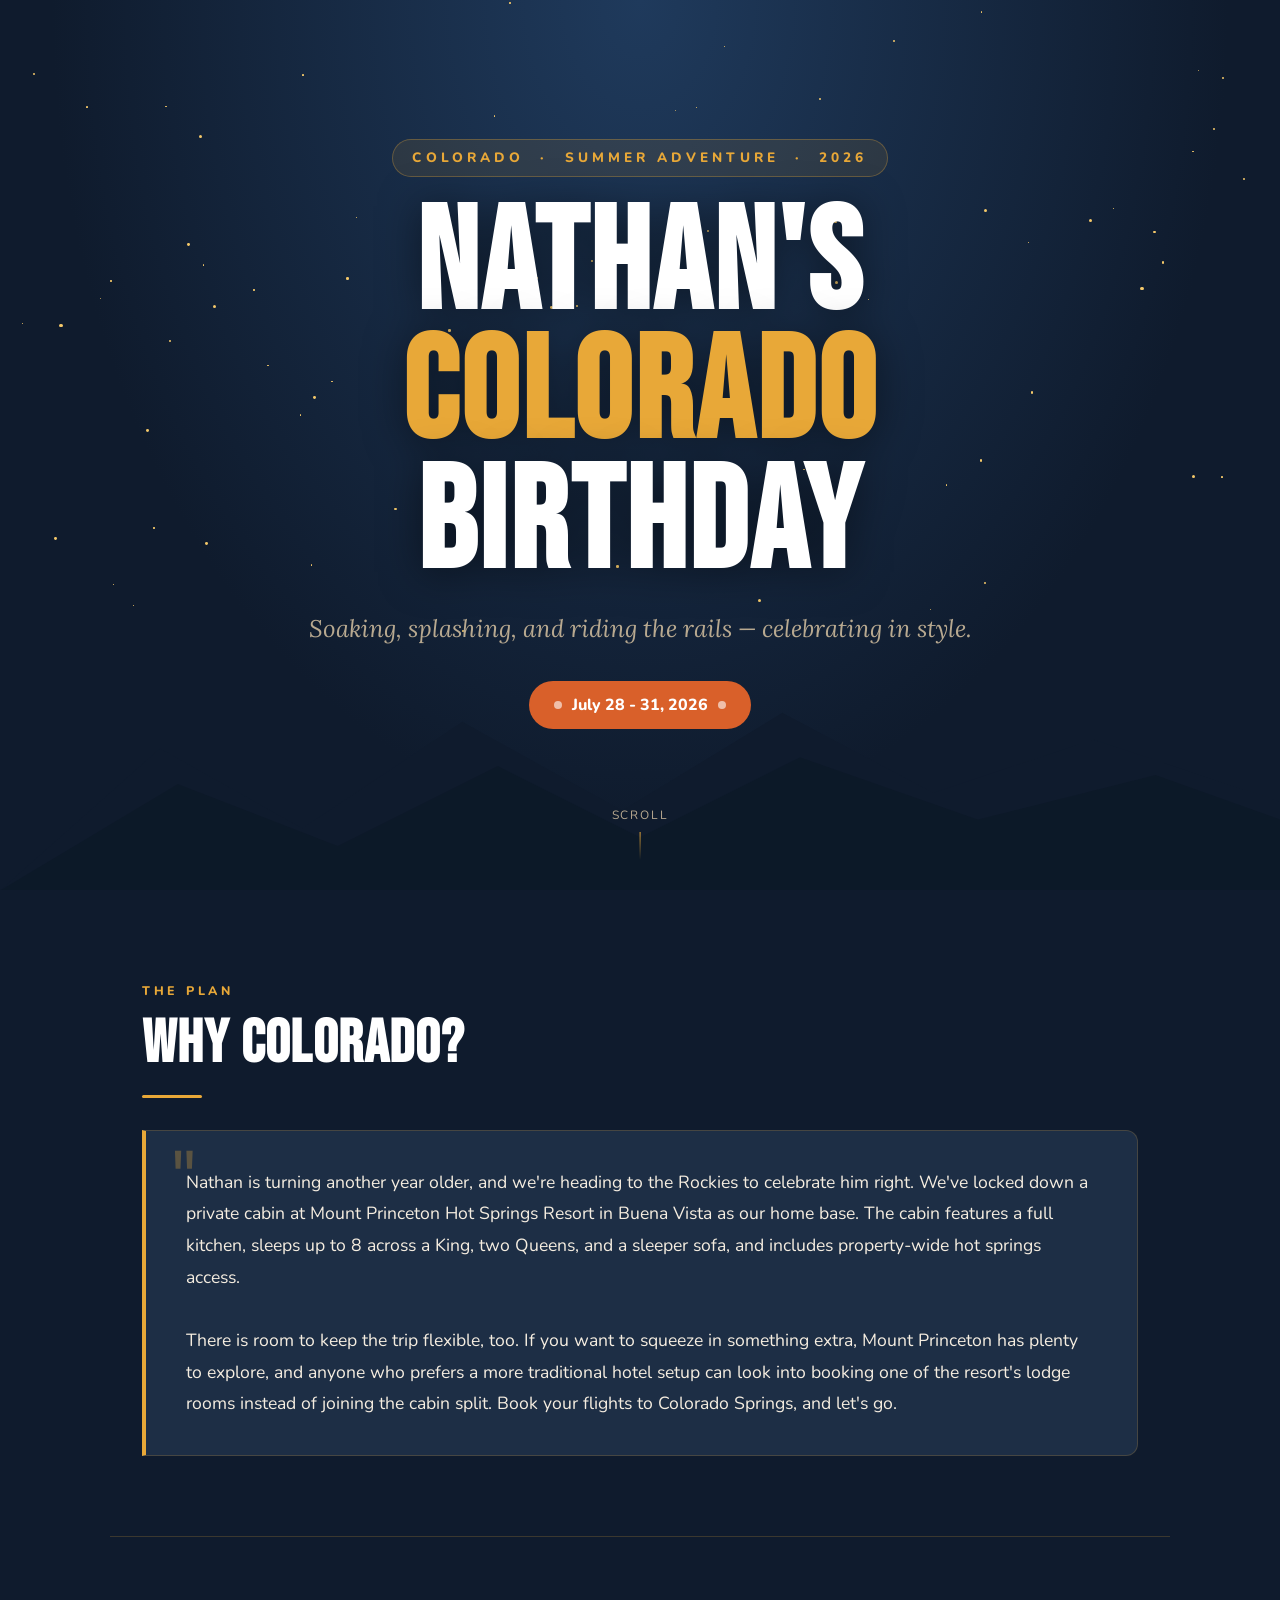
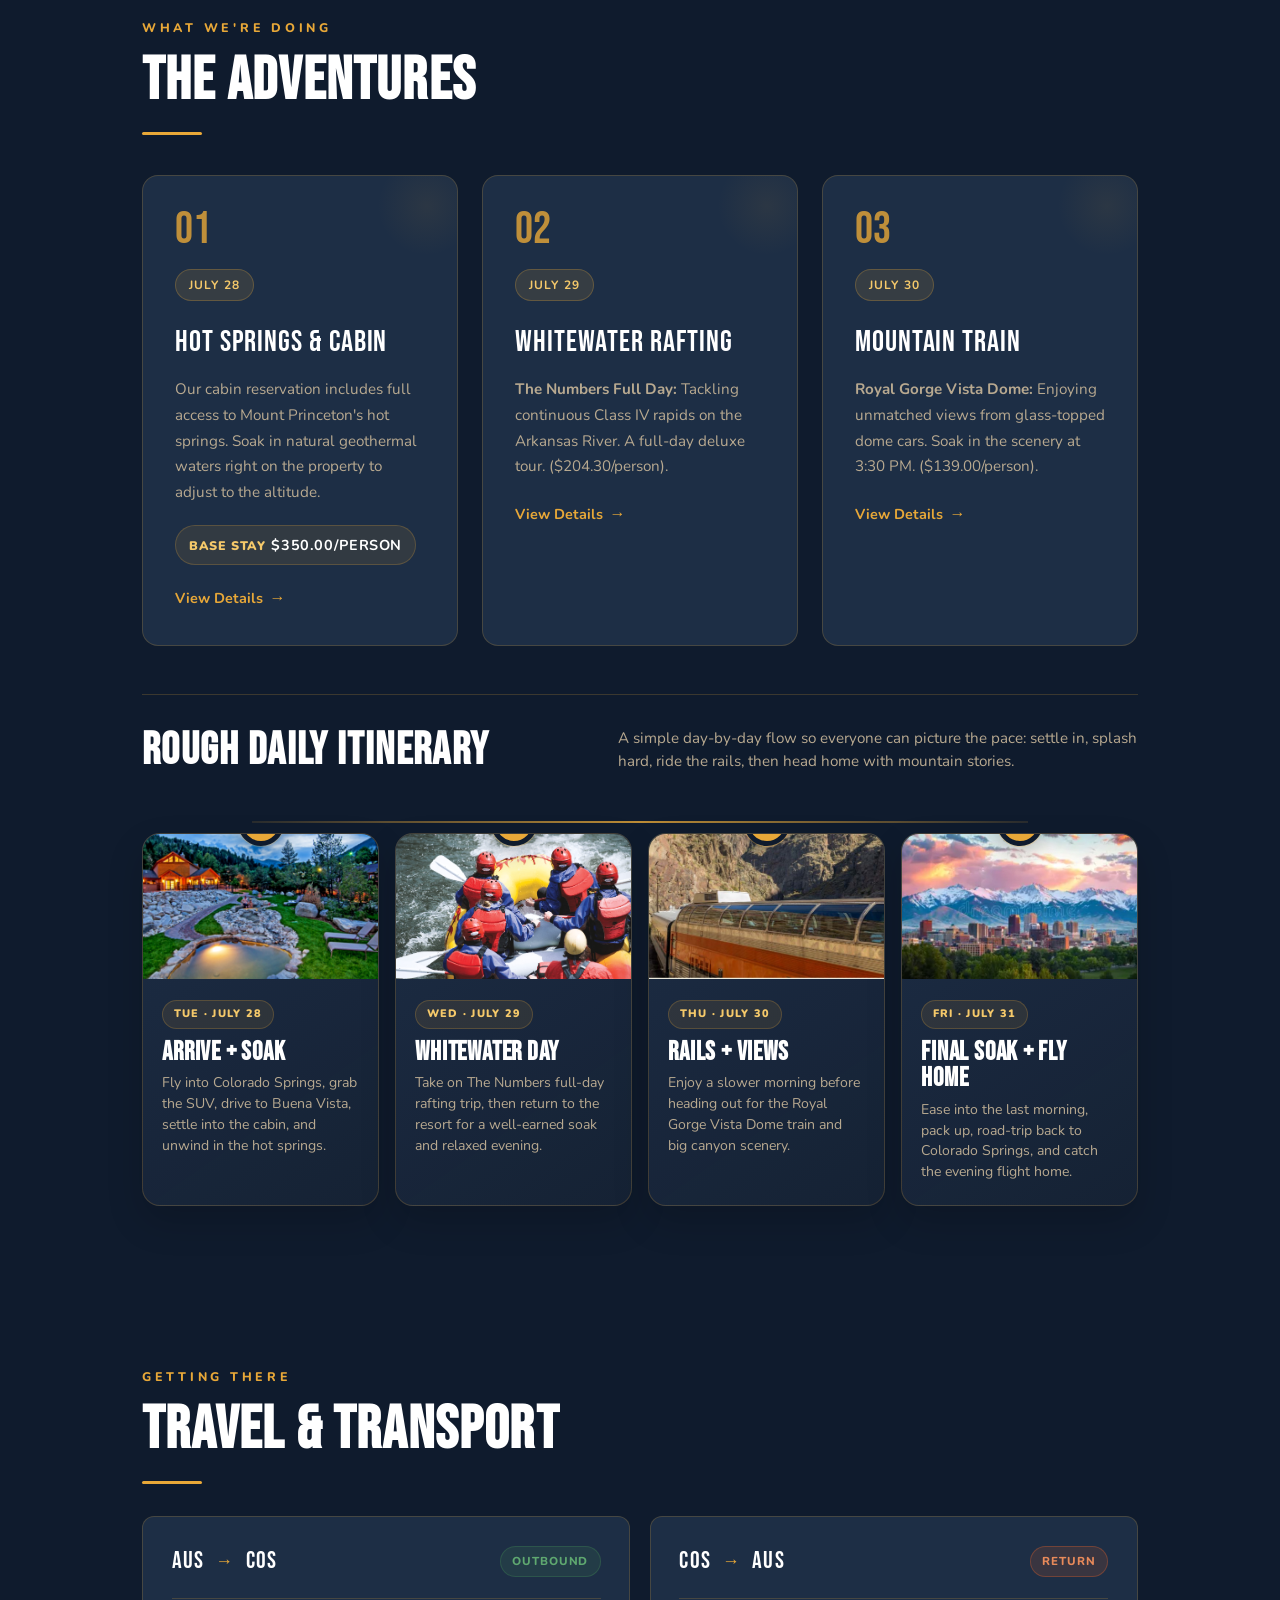
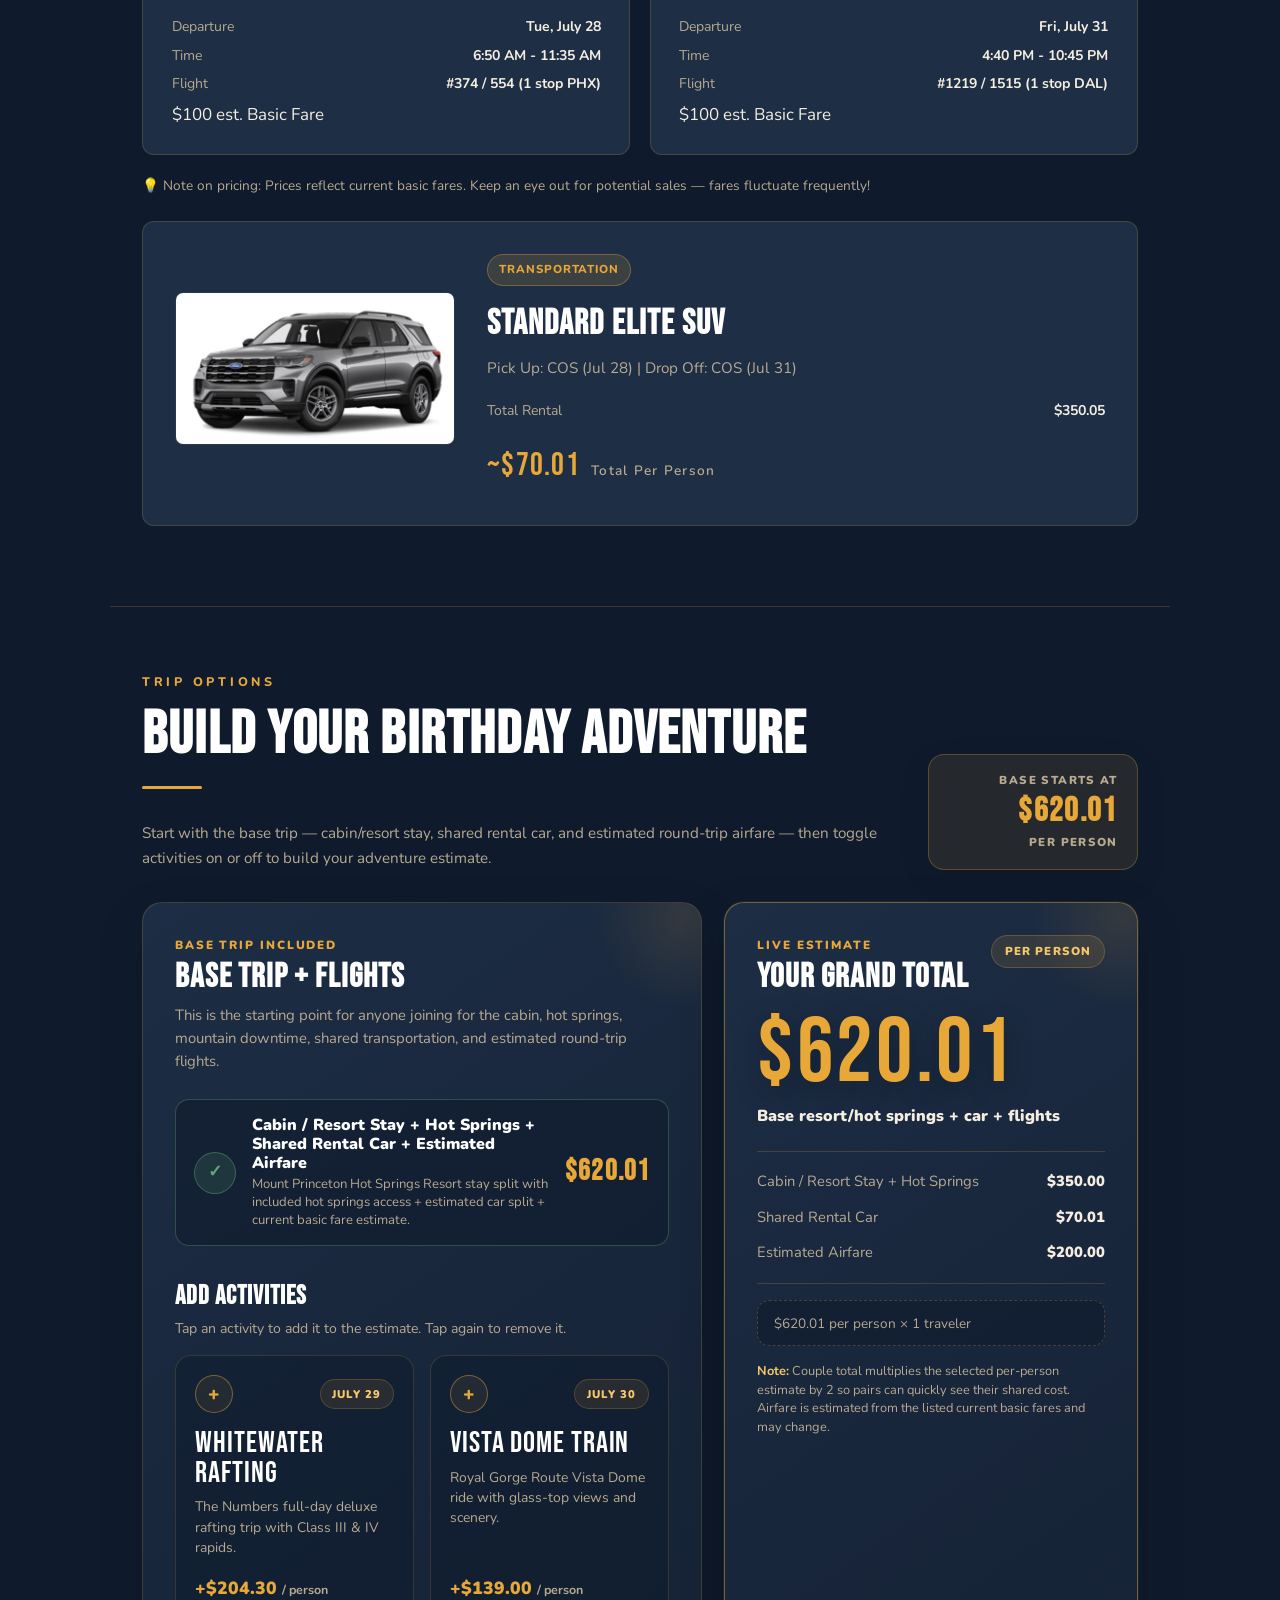
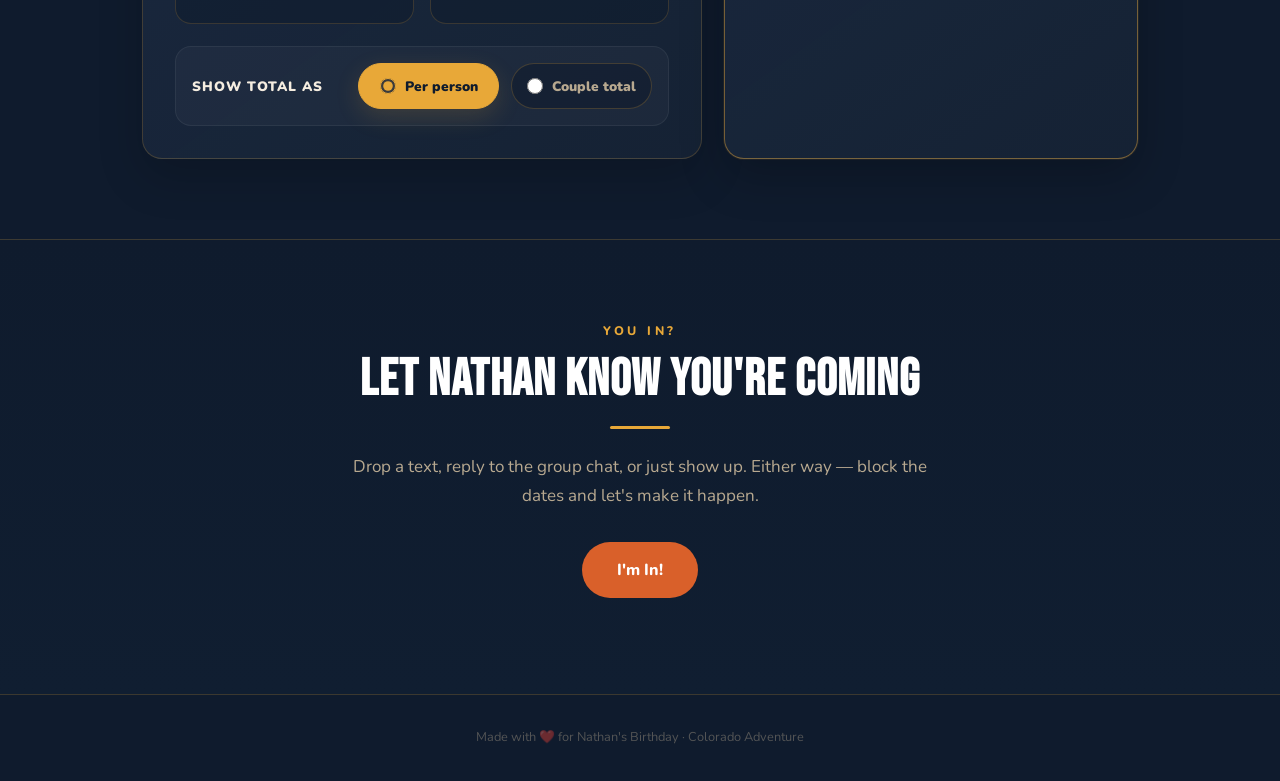
<file: index5.html>
<!DOCTYPE html>
<html lang="en">
<head>
<meta charset="UTF-8">
<meta name="viewport" content="width=device-width, initial-scale=1.0">
<title>Nathan's Colorado Birthday 🏔️</title>
<link href="https://fonts.googleapis.com/css2?family=Bebas+Neue&family=Nunito:wght@400;600;700;800;900&family=Lora:ital,wght@0,600;1,500&display=swap" rel="stylesheet">
<style>
  *, *::before, *::after { margin: 0; padding: 0; box-sizing: border-box; }

  :root {
    --navy: #0f1b2d;
    --navy-mid: #162235;
    --navy-card: #1d2e45;
    --amber: #e8a838;
    --amber-light: #f5c96a;
    --orange: #d9602a;
    --cream: #f5ede0;
    --cream-muted: #b8a990;
    --green: #3d7a52;
    --green-light: #5fa870;
    --white: #ffffff;
    --border: rgba(232, 168, 56, 0.2);
  }

  html { scroll-behavior: smooth; }

  body {
    background: var(--navy);
    color: var(--cream);
    font-family: 'Nunito', sans-serif;
    font-size: 17px;
    line-height: 1.7;
    overflow-x: hidden;
  }

  /* ── HERO ─────────────────────────────────────── */
  .hero {
    position: relative;
    min-height: 100vh;
    display: flex;
    flex-direction: column;
    align-items: center;
    justify-content: center;
    text-align: center;
    padding: 6rem 2rem 8rem;
    overflow: hidden;
  }

  .hero-bg {
    position: absolute; inset: 0;
    background: radial-gradient(ellipse at 50% 0%, #1f3a5c 0%, var(--navy) 65%);
    z-index: 0;
  }

  /* Stars */
  .stars {
    position: absolute; inset: 0;
    z-index: 0;
    overflow: hidden;
  }
  
  .star {
    position: absolute;
    background: var(--amber-light);
    border-radius: 50%;
    animation: twinkle var(--dur, 3s) ease-in-out infinite alternate;
    transition: transform 0.1s linear;
  }

  @keyframes twinkle { 
    from { opacity: 0.1; box-shadow: 0 0 0 rgba(245,201,106,0); } 
    to { opacity: 1; box-shadow: 0 0 6px rgba(245,201,106,0.8); } 
  }

  /* Mountain silhouette */
  .mountains {
    position: absolute;
    bottom: 0; left: 0; right: 0;
    z-index: 1;
    pointer-events: none;
  }

  .hero-content { position: relative; z-index: 2; max-width: 820px; }

  .hero-eyebrow {
    display: inline-block;
    font-family: 'Nunito', sans-serif;
    font-weight: 800;
    font-size: 0.85rem;
    letter-spacing: 0.3em;
    text-transform: uppercase;
    color: var(--amber);
    background: rgba(232,168,56,0.1);
    border: 1px solid rgba(232,168,56,0.3);
    padding: 0.4rem 1.2rem;
    border-radius: 2rem;
    margin-bottom: 1.5rem;
    animation: fadeUp 0.8s ease both;
  }

  .hero-title {
    font-family: 'Bebas Neue', sans-serif;
    font-size: clamp(4.5rem, 12vw, 9rem);
    line-height: 0.9;
    color: var(--white);
    letter-spacing: 0.02em;
    animation: fadeUp 0.8s 0.15s ease both;
    text-shadow: 0 4px 40px rgba(0,0,0,0.5);
  }

  .hero-title span { color: var(--amber); }

  .hero-subtitle {
    font-family: 'Lora', serif;
    font-style: italic;
    font-size: clamp(1.1rem, 2.5vw, 1.5rem);
    color: var(--cream-muted);
    margin-top: 1.2rem;
    animation: fadeUp 0.8s 0.3s ease both;
  }

  .hero-date-badge {
    display: inline-flex;
    align-items: center;
    gap: 0.6rem;
    margin-top: 2rem;
    background: var(--orange);
    color: var(--white);
    font-weight: 800;
    font-size: 1rem;
    padding: 0.65rem 1.6rem;
    border-radius: 2rem;
    animation: fadeUp 0.8s 0.45s ease both;
  }

  .hero-date-badge .dot { width: 8px; height: 8px; background: rgba(255,255,255,0.6); border-radius: 50%; display: inline-block; }

  .scroll-hint {
    position: absolute;
    bottom: 2.5rem; 
    left: 50%;
    transform: translateX(-50%);
    z-index: 3;
    display: flex;
    flex-direction: column;
    align-items: center;
    gap: 0.4rem;
    color: var(--cream-muted);
    font-size: 0.75rem;
    letter-spacing: 0.15em;
    text-transform: uppercase;
    animation: bounce 2s ease-in-out infinite;
  }
  
  .scroll-hint::after { content: ''; display: block; width: 1.5px; height: 28px; background: linear-gradient(to bottom, var(--amber), transparent); margin: 0 auto; }

  @keyframes bounce { 0%,100% { transform: translateX(-50%) translateY(0); } 50% { transform: translateX(-50%) translateY(6px); } }
  @keyframes fadeUp { from { opacity: 0; transform: translateY(24px); } to { opacity: 1; transform: translateY(0); } }

  /* ── SECTIONS ──────────────────────────────────── */
  section { padding: 5rem 2rem; max-width: 1060px; margin: 0 auto; }

  .section-label {
    font-weight: 800;
    font-size: 0.78rem;
    letter-spacing: 0.3em;
    text-transform: uppercase;
    color: var(--amber);
    margin-bottom: 0.7rem;
  }

  .section-title {
    font-family: 'Bebas Neue', sans-serif;
    font-size: clamp(2.5rem, 5vw, 3.8rem);
    line-height: 1.05;
    color: var(--white);
    letter-spacing: 0.02em;
  }

  .divider {
    width: 60px;
    height: 3px;
    background: var(--amber);
    border-radius: 2px;
    margin: 1.2rem 0 2rem;
  }

  /* ── BLURB ─────────────────────────────────────── */
  .blurb-section { border-bottom: 1px solid var(--border); }

  .blurb-box {
    background: var(--navy-card);
    border: 1px solid var(--border);
    border-left: 4px solid var(--amber);
    border-radius: 0 12px 12px 0;
    padding: 2.2rem 2.5rem;
    font-size: 1.1rem;
    line-height: 1.8;
    color: var(--cream);
    position: relative;
  }

  .blurb-box .quote-mark {
    font-family: 'Lora', serif;
    font-size: 5rem;
    line-height: 1;
    color: var(--amber);
    opacity: 0.3;
    position: absolute;
    top: 0.5rem;
    left: 1.5rem;
    pointer-events: none;
  }

  .blurb-box p { position: relative; z-index: 1; }

  /* ── ACTIVITY CARDS ───────────────────────────── */
  .activities-grid {
    display: grid;
    grid-template-columns: repeat(auto-fit, minmax(280px, 1fr));
    gap: 1.5rem;
    margin-top: 2.5rem;
  }

  .activity-card {
    background: var(--navy-card);
    border: 1px solid var(--border);
    border-radius: 16px;
    padding: 2rem;
    transition: transform 0.25s ease, border-color 0.25s ease, box-shadow 0.25s ease;
    position: relative;
    overflow: hidden;
  }

  .activity-card:hover {
    transform: translateY(-5px);
    border-color: var(--amber);
    box-shadow: 0 12px 40px rgba(232,168,56,0.12);
  }

  .activity-card.interactive {
    cursor: pointer;
  }

  .activity-card::before {
    content: '';
    position: absolute;
    top: 0; right: 0;
    width: 100px; height: 100px;
    background: radial-gradient(circle, rgba(232,168,56,0.07) 0%, transparent 70%);
    border-radius: 50%;
    transform: translate(20px, -20px);
  }

  .card-icon {
    font-family: 'Bebas Neue', sans-serif;
    font-size: 2.8rem;
    color: var(--amber);
    line-height: 1;
    margin-bottom: 1rem;
    display: block;
    opacity: 0.8;
  }

  .card-title {
    font-family: 'Bebas Neue', sans-serif;
    font-size: 1.9rem;
    color: var(--white);
    letter-spacing: 0.03em;
    margin-bottom: 0.5rem;
  }

  .card-body {
    font-size: 0.95rem;
    color: var(--cream-muted);
    line-height: 1.7;
    margin-bottom: 1.2rem;
  }

  .card-cost {
    display: inline-flex;
    align-items: center;
    gap: 0.35rem;
    margin: 0 0 1.15rem;
    padding: 0.42rem 0.82rem;
    border-radius: 999px;
    background: rgba(232,168,56,0.1);
    border: 1px solid rgba(232,168,56,0.22);
    color: var(--amber-light);
    font-size: 0.78rem;
    font-weight: 900;
    letter-spacing: 0.05em;
    text-transform: uppercase;
  }
  .card-cost strong {
    color: var(--white);
    font-size: 0.9rem;
  }

  .card-tag {
    display: inline-block;
    font-size: 0.75rem;
    font-weight: 700;
    letter-spacing: 0.1em;
    text-transform: uppercase;
    padding: 0.3rem 0.8rem;
    border-radius: 2rem;
    background: rgba(232,168,56,0.12);
    color: var(--amber-light);
    border: 1px solid rgba(232,168,56,0.25);
    margin-bottom: 1rem;
  }

  .book-link {
    display: inline-flex;
    align-items: center;
    gap: 0.4rem;
    font-size: 0.9rem;
    font-weight: 700;
    color: var(--amber);
    text-decoration: none;
    border-bottom: 1.5px solid transparent;
    transition: border-color 0.2s, gap 0.2s;
    background: none;
    border: none;
    cursor: pointer;
    font-family: inherit;
    padding: 0;
  }
  .book-link:hover { border-color: var(--amber); gap: 0.7rem; }
  .book-link .arrow { font-size: 1rem; }

  /* ── HORIZONTAL DAILY TIMELINE ─────────────────── */
  .daily-timeline-wrap {
    margin-top: 3rem;
    padding-top: 2rem;
    border-top: 1px solid var(--border);
  }

  .timeline-intro {
    display: flex;
    align-items: flex-end;
    justify-content: space-between;
    gap: 1.5rem;
    margin-bottom: 1.6rem;
  }

  .timeline-intro h3 {
    font-family: 'Bebas Neue', sans-serif;
    font-size: clamp(2rem, 4vw, 2.8rem);
    color: var(--white);
    letter-spacing: 0.03em;
    line-height: 1;
  }

  .timeline-intro p {
    max-width: 520px;
    color: var(--cream-muted);
    font-size: 0.95rem;
    line-height: 1.55;
  }

  .horizontal-timeline {
    position: relative;
    display: grid;
    grid-template-columns: repeat(4, minmax(220px, 1fr));
    gap: 1rem;
    padding-top: 2.1rem;
  }

  .horizontal-timeline::before {
    content: '';
    position: absolute;
    top: 22px;
    left: 11%;
    right: 11%;
    height: 2px;
    background: linear-gradient(to right, rgba(232,168,56,0.15), var(--amber), rgba(232,168,56,0.15));
    opacity: 0.8;
  }

  .timeline-card {
    position: relative;
    background: linear-gradient(145deg, rgba(29,46,69,0.98), rgba(22,34,53,0.96));
    border: 1px solid var(--border);
    border-radius: 18px;
    overflow: hidden;
    box-shadow: 0 16px 36px rgba(0,0,0,0.16);
    transition: transform 0.25s ease, border-color 0.25s ease, box-shadow 0.25s ease;
  }

  .timeline-card:hover {
    transform: translateY(-5px);
    border-color: rgba(232,168,56,0.55);
    box-shadow: 0 18px 44px rgba(232,168,56,0.1);
  }

  .timeline-dot {
    position: absolute;
    top: -2.1rem;
    left: 50%;
    transform: translateX(-50%);
    width: 46px;
    height: 46px;
    border-radius: 50%;
    background: var(--amber);
    color: var(--navy);
    border: 5px solid var(--navy);
    font-family: 'Bebas Neue', sans-serif;
    font-size: 1.25rem;
    letter-spacing: 0.04em;
    display: flex;
    align-items: center;
    justify-content: center;
    z-index: 3;
    box-shadow: 0 0 0 1px rgba(232,168,56,0.28), 0 8px 22px rgba(0,0,0,0.22);
  }

  .timeline-image {
    width: 100%;
    height: 145px;
    object-fit: cover;
    display: block;
    filter: saturate(0.98) contrast(1.02);
  }

  .timeline-card-body {
    padding: 1.2rem 1.2rem 1.35rem;
  }

  .timeline-date {
    display: inline-block;
    font-size: 0.68rem;
    font-weight: 900;
    letter-spacing: 0.12em;
    text-transform: uppercase;
    color: var(--amber-light);
    background: rgba(232,168,56,0.1);
    border: 1px solid rgba(232,168,56,0.22);
    border-radius: 999px;
    padding: 0.25rem 0.65rem;
    margin-bottom: 0.65rem;
  }

  .timeline-card h4 {
    font-family: 'Bebas Neue', sans-serif;
    color: var(--white);
    font-size: 1.65rem;
    line-height: 1;
    letter-spacing: 0.03em;
    margin-bottom: 0.5rem;
  }

  .timeline-card p {
    color: var(--cream-muted);
    font-size: 0.88rem;
    line-height: 1.48;
  }

  /* ── MODAL ─────────────────────────────────────── */
  .modal-overlay {
    position: fixed;
    top: 0; left: 0; right: 0; bottom: 0;
    background: rgba(10, 18, 31, 0.9);
    backdrop-filter: blur(8px);
    z-index: 1000;
    display: none;
    align-items: center;
    justify-content: center;
    padding: 2rem;
    opacity: 0;
    transition: opacity 0.3s ease;
  }

  .modal-overlay.active {
    display: flex;
    opacity: 1;
  }

  .modal-content {
    background: var(--navy-card);
    border: 1px solid var(--border);
    border-radius: 20px;
    width: 100%;
    max-width: 800px;
    max-height: 90vh;
    overflow-y: auto;
    position: relative;
    padding: 3rem;
    box-shadow: 0 20px 50px rgba(0,0,0,0.5);
    transform: translateY(20px) scale(0.95);
    transition: transform 0.3s cubic-bezier(0.175, 0.885, 0.32, 1.275);
  }

  .modal-overlay.active .modal-content {
    transform: translateY(0) scale(1);
  }

  .modal-close {
    position: absolute;
    top: 1.5rem; right: 1.5rem;
    background: rgba(255,255,255,0.05);
    border: 1px solid rgba(255,255,255,0.1);
    color: var(--white);
    width: 40px; height: 40px;
    border-radius: 50%;
    font-size: 1.5rem;
    line-height: 1;
    cursor: pointer;
    display: flex;
    align-items: center;
    justify-content: center;
    transition: all 0.2s;
  }
  .modal-close:hover { background: var(--amber); color: var(--navy); border-color: var(--amber); transform: rotate(90deg); }

  .modal-header { text-align: center; margin-bottom: 2rem; }
  .modal-title {
    font-family: 'Bebas Neue', sans-serif;
    font-size: 3rem;
    color: var(--white);
    letter-spacing: 0.03em;
    line-height: 1;
  }
  
  .modal-price {
    font-family: 'Bebas Neue', sans-serif;
    font-size: 2.2rem;
    color: var(--amber);
    margin-top: 0.5rem;
  }
  .modal-price span {
    font-family: 'Nunito', sans-serif;
    font-size: 0.9rem;
    color: var(--cream-muted);
    font-weight: 700;
    letter-spacing: 0.1em;
    text-transform: uppercase;
    margin-left: 0.4rem;
  }

  .modal-body-text { font-size: 1.1rem; color: var(--cream); margin-bottom: 1.5rem; text-align: center; }
  .modal-body-text p { margin-bottom: 1rem; }

  .modal-price-note {
    display: inline-flex;
    align-items: center;
    justify-content: center;
    gap: 0.45rem;
    margin-top: 0.4rem;
    padding: 0.42rem 0.9rem;
    border-radius: 999px;
    background: rgba(95,168,112,0.12);
    border: 1px solid rgba(95,168,112,0.32);
    color: var(--green-light);
    font-size: 0.76rem;
    font-weight: 900;
    letter-spacing: 0.08em;
    text-transform: uppercase;
  }

  .modal-cost-callout {
    display: grid;
    grid-template-columns: 1fr auto;
    align-items: center;
    gap: 1rem;
    margin: 0 auto 1.8rem;
    padding: 1rem 1.2rem;
    max-width: 520px;
    background: rgba(15,27,45,0.58);
    border: 1px solid rgba(232,168,56,0.25);
    border-radius: 14px;
    text-align: left;
  }
  .modal-cost-callout span {
    display: block;
    color: var(--cream-muted);
    font-size: 0.78rem;
    font-weight: 900;
    letter-spacing: 0.1em;
    text-transform: uppercase;
  }
  .modal-cost-callout strong {
    font-family: 'Bebas Neue', sans-serif;
    color: var(--amber);
    font-size: 2rem;
    line-height: 1;
    letter-spacing: 0.04em;
    white-space: nowrap;
  }

  .modal-features {
    list-style: none;
    margin-bottom: 2.5rem;
    display: grid;
    grid-template-columns: 1fr;
    gap: 1rem;
  }
  .modal-features li {
    position: relative;
    padding-left: 2rem;
    font-size: 0.95rem;
    color: var(--cream-muted);
  }
  .modal-features li::before {
    content: '✦';
    position: absolute;
    left: 0; top: 0;
    color: var(--amber);
    font-size: 1.2rem;
  }

  .modal-gallery {
    display: grid;
    grid-template-columns: 1fr 1fr;
    gap: 1rem;
    margin-bottom: 2.5rem;
  }
  .modal-gallery img {
    width: 100%;
    height: 200px;
    object-fit: cover;
    border-radius: 12px;
    border: 1px solid rgba(255,255,255,0.05);
  }
  .modal-gallery img:first-child { grid-column: span 2; height: 300px; }

  .modal-footer { text-align: center; }
  .modal-footer.action-stack {
    display: flex;
    justify-content: center;
    flex-wrap: wrap;
    gap: 0.8rem;
  }

  .external-cta {
    display: inline-flex;
    align-items: center;
    justify-content: center;
    gap: 0.5rem;
    padding: 0.85rem 1.8rem;
    border-radius: 2rem;
    background: var(--amber);
    color: var(--navy);
    font-weight: 900;
    font-size: 0.92rem;
    text-decoration: none;
    letter-spacing: 0.02em;
    transition: background 0.2s, transform 0.2s, box-shadow 0.2s;
  }
  .external-cta:hover {
    background: var(--amber-light);
    transform: translateY(-2px);
    box-shadow: 0 8px 24px rgba(232,168,56,0.18);
  }
  .external-cta.alt {
    background: transparent;
    color: var(--amber-light);
    border: 1px solid rgba(232,168,56,0.35);
  }
  .external-cta.alt:hover {
    background: rgba(232,168,56,0.12);
    color: var(--white);
  }

  /* ── ITINERARY ─────────────────────────────────── */
  .itinerary-section { border-top: 1px solid var(--border); border-bottom: 1px solid var(--border); }

  .day-block {
    display: grid;
    grid-template-columns: 90px 1fr;
    gap: 0 2rem;
    margin-bottom: 2.5rem;
    position: relative;
  }

  .day-block:not(:last-child)::after {
    content: '';
    position: absolute;
    left: 44px;
    top: 56px;
    width: 2px;
    height: calc(100% - 40px);
    background: linear-gradient(to bottom, var(--amber), transparent);
    opacity: 0.3;
  }

  .day-label { text-align: center; padding-top: 0.3rem; }

  .day-number {
    display: flex;
    align-items: center;
    justify-content: center;
    width: 52px;
    height: 52px;
    border-radius: 50%;
    background: var(--amber);
    color: var(--navy);
    font-family: 'Bebas Neue', sans-serif;
    font-size: 1.4rem;
    letter-spacing: 0.05em;
    margin: 0 auto 0.4rem;
    flex-shrink: 0;
  }

  .day-date {
    font-size: 0.7rem;
    font-weight: 800;
    letter-spacing: 0.1em;
    text-transform: uppercase;
    color: var(--cream-muted);
    display: block;
    text-align: center;
  }

  .day-content {
    background: var(--navy-card);
    border: 1px solid var(--border);
    border-radius: 12px;
    padding: 1.5rem 1.8rem;
  }

  .day-title {
    font-family: 'Bebas Neue', sans-serif;
    font-size: 1.6rem;
    color: var(--white);
    letter-spacing: 0.03em;
    margin-bottom: 0.6rem;
  }

  .event-list { list-style: none; display: flex; flex-direction: column; gap: 0.5rem; }

  .event-item {
    display: flex;
    align-items: flex-start;
    gap: 0.7rem;
    font-size: 0.95rem;
    color: var(--cream);
  }

  .event-time {
    font-size: 0.78rem;
    font-weight: 700;
    color: var(--amber);
    min-width: 60px;
    margin-top: 2px;
    letter-spacing: 0.04em;
    flex-shrink: 0;
  }

  .event-link {
    color: var(--cream);
    text-decoration: none;
    border-bottom: 1px dashed rgba(245,201,106,0.4);
    transition: color 0.2s, border-color 0.2s;
    cursor: pointer;
  }
  .event-link:hover { color: var(--amber); border-color: var(--amber); }

  /* ── FLIGHTS & RENTAL ─────────────────────────── */
  .flights-grid {
    display: grid;
    grid-template-columns: repeat(auto-fit, minmax(300px, 1fr));
    gap: 1.2rem;
    margin-top: 2rem;
  }

  .flight-card {
    background: var(--navy-card);
    border: 1px solid var(--border);
    border-radius: 12px;
    padding: 1.5rem 1.8rem;
    transition: border-color 0.2s;
  }
  .flight-card:hover { border-color: var(--amber); }

  .flight-header {
    display: flex;
    justify-content: space-between;
    align-items: center;
    margin-bottom: 1rem;
    padding-bottom: 1rem;
    border-bottom: 1px solid var(--border);
  }

  .flight-route {
    display: flex;
    align-items: center;
    gap: 0.7rem;
    font-family: 'Bebas Neue', sans-serif;
    font-size: 1.5rem;
    color: var(--white);
    letter-spacing: 0.05em;
  }

  .flight-route .plane { font-size: 1.1rem; color: var(--amber); font-family: sans-serif; }

  .flight-badge {
    font-size: 0.72rem;
    font-weight: 800;
    letter-spacing: 0.08em;
    text-transform: uppercase;
    padding: 0.3rem 0.7rem;
    border-radius: 2rem;
    background: rgba(61,122,82,0.2);
    color: var(--green-light);
    border: 1px solid rgba(61,122,82,0.4);
  }

  .flight-badge.orange {
    background: rgba(217,96,42,0.15);
    color: #e88a5a;
    border-color: rgba(217,96,42,0.35);
  }

  .flight-detail {
    display: flex;
    justify-content: space-between;
    font-size: 0.88rem;
    margin-bottom: 0.3rem;
    color: var(--cream-muted);
  }
  .flight-detail strong { color: var(--cream); font-weight: 700; }

  .flight-cta {
    display: inline-block;
    margin-top: 1rem;
    padding: 0.6rem 1.4rem;
    border-radius: 2rem;
    background: var(--amber);
    color: var(--navy);
    font-weight: 800;
    font-size: 0.88rem;
    text-decoration: none;
    transition: background 0.2s, transform 0.2s;
  }
  .flight-cta:hover { background: var(--amber-light); transform: scale(1.03); }

  /* Rental Card */
  .rental-card {
    display: flex;
    gap: 2rem;
    align-items: center;
    margin-top: 1.5rem;
    background: var(--navy-card);
    border: 1px solid var(--border);
    border-radius: 12px;
    padding: 2rem;
    transition: border-color 0.2s;
  }
  .rental-card:hover { border-color: var(--amber); }
  
  .rental-image img {
    width: 280px;
    border-radius: 8px;
    border: 1px solid rgba(255,255,255,0.05);
  }
  
  .rental-info { flex: 1; }
  
  .rental-info .flight-price {
    margin-top: 1rem;
    font-family: 'Bebas Neue', sans-serif;
    font-size: 2rem;
    color: var(--amber);
    letter-spacing: 0.04em;
  }
  .rental-info .flight-price span {
    font-family: 'Nunito', sans-serif;
    font-size: 0.85rem;
    font-weight: 600;
    color: var(--cream-muted);
    margin-left: 0.3rem;
  }


  /* ── INTERACTIVE COST BUILDER ─────────────────── */
  .cost-section {
    border-top: 1px solid var(--border);
    padding-top: 4rem;
  }

  .cost-intro {
    display: flex;
    justify-content: space-between;
    gap: 2rem;
    align-items: flex-end;
    margin-bottom: 2rem;
  }

  .cost-intro-copy { max-width: 780px; }
  .cost-intro-copy p {
    font-size: 0.95rem;
    color: var(--cream-muted);
    line-height: 1.6;
  }

  .base-pill {
    min-width: 210px;
    background: rgba(232,168,56,0.1);
    border: 1px solid rgba(232,168,56,0.28);
    border-radius: 16px;
    padding: 1rem 1.2rem;
    text-align: right;
    box-shadow: 0 10px 30px rgba(0,0,0,0.12);
  }
  .base-pill span,
  .base-pill em {
    display: block;
    color: var(--cream-muted);
    font-size: 0.72rem;
    font-weight: 900;
    letter-spacing: 0.12em;
    text-transform: uppercase;
    font-style: normal;
  }
  .base-pill strong {
    display: block;
    font-family: 'Bebas Neue', sans-serif;
    font-size: 2.1rem;
    line-height: 1;
    color: var(--amber);
    letter-spacing: 0.04em;
    margin: 0.3rem 0;
  }

  .cost-builder {
    display: grid;
    grid-template-columns: minmax(0, 1.15fr) minmax(320px, 0.85fr);
    gap: 1.4rem;
    align-items: stretch;
    margin-top: 1.5rem;
  }

  .builder-panel,
  .total-panel {
    background: linear-gradient(145deg, rgba(29,46,69,0.98), rgba(22,34,53,0.96));
    border: 1px solid var(--border);
    border-radius: 20px;
    box-shadow: 0 18px 45px rgba(0,0,0,0.18);
    position: relative;
    overflow: hidden;
  }

  .builder-panel { padding: 2rem; }
  .total-panel {
    padding: 2rem;
    border-color: rgba(232,168,56,0.45);
    box-shadow: 0 0 0 1px rgba(232,168,56,0.08), 0 18px 45px rgba(0,0,0,0.22);
  }

  .builder-panel::before,
  .total-panel::before {
    content: '';
    position: absolute;
    top: -80px;
    right: -80px;
    width: 190px;
    height: 190px;
    border-radius: 50%;
    background: radial-gradient(circle, rgba(232,168,56,0.12) 0%, transparent 68%);
    pointer-events: none;
  }

  .builder-heading,
  .summary-top {
    position: relative;
    z-index: 1;
  }

  .builder-kicker,
  .summary-kicker {
    color: var(--amber);
    font-size: 0.74rem;
    font-weight: 900;
    letter-spacing: 0.16em;
    text-transform: uppercase;
    margin-bottom: 0.35rem;
  }

  .builder-title,
  .summary-title {
    font-family: 'Bebas Neue', sans-serif;
    color: var(--white);
    font-size: 2.1rem;
    line-height: 1;
    letter-spacing: 0.03em;
  }

  .builder-copy {
    color: var(--cream-muted);
    font-size: 0.93rem;
    line-height: 1.55;
    margin-top: 0.6rem;
  }

  .base-included-card {
    display: grid;
    grid-template-columns: auto 1fr auto;
    align-items: center;
    gap: 1rem;
    margin-top: 1.6rem;
    padding: 1rem 1.1rem;
    background: rgba(15,27,45,0.55);
    border: 1px solid rgba(95,168,112,0.35);
    border-radius: 14px;
    position: relative;
    z-index: 1;
  }

  .included-icon {
    display: flex;
    align-items: center;
    justify-content: center;
    width: 42px;
    height: 42px;
    border-radius: 50%;
    background: rgba(95,168,112,0.16);
    border: 1px solid rgba(95,168,112,0.42);
    color: var(--green-light);
    font-weight: 900;
  }

  .base-included-card h3 {
    color: var(--white);
    font-size: 1rem;
    font-weight: 900;
    line-height: 1.2;
  }
  .base-included-card p {
    color: var(--cream-muted);
    font-size: 0.82rem;
    line-height: 1.35;
    margin-top: 0.2rem;
  }
  .base-included-card strong {
    font-family: 'Bebas Neue', sans-serif;
    color: var(--amber);
    font-size: 1.8rem;
    letter-spacing: 0.04em;
    white-space: nowrap;
  }

  .builder-subtitle {
    font-family: 'Bebas Neue', sans-serif;
    color: var(--white);
    font-size: 1.6rem;
    letter-spacing: 0.04em;
    margin-top: 1.8rem;
  }

  .builder-helper {
    color: var(--cream-muted);
    font-size: 0.88rem;
    line-height: 1.45;
    margin-bottom: 1rem;
  }

  .addon-grid {
    display: grid;
    grid-template-columns: repeat(2, minmax(0, 1fr));
    gap: 1rem;
    position: relative;
    z-index: 1;
  }

  .addon-card {
    position: relative;
    display: flex;
    flex-direction: column;
    min-height: 215px;
    padding: 1.2rem;
    border-radius: 16px;
    border: 1px solid rgba(232,168,56,0.18);
    background: rgba(15,27,45,0.52);
    cursor: pointer;
    transition: transform 0.22s ease, border-color 0.22s ease, box-shadow 0.22s ease, background 0.22s ease;
  }

  .addon-card:hover {
    transform: translateY(-4px);
    border-color: rgba(232,168,56,0.55);
    box-shadow: 0 10px 30px rgba(0,0,0,0.18);
  }

  .addon-card.is-selected {
    background: linear-gradient(160deg, rgba(232,168,56,0.16), rgba(15,27,45,0.62));
    border-color: var(--amber);
    box-shadow: 0 0 0 1px rgba(232,168,56,0.1), 0 14px 34px rgba(232,168,56,0.08);
  }

  .addon-card input[type="checkbox"] {
    position: absolute;
    opacity: 0;
    inset: 0;
    cursor: pointer;
  }

  .addon-card:focus-within,
  .mode-option:focus-within {
    outline: 2px solid var(--amber-light);
    outline-offset: 3px;
  }

  .addon-top {
    display: flex;
    align-items: center;
    justify-content: space-between;
    gap: 1rem;
    margin-bottom: 1rem;
    position: relative;
    z-index: 1;
  }

  .check-orb {
    display: flex;
    align-items: center;
    justify-content: center;
    width: 38px;
    height: 38px;
    border-radius: 50%;
    border: 1.5px solid rgba(232,168,56,0.45);
    background: rgba(232,168,56,0.08);
    color: var(--amber);
    font-weight: 900;
    transition: all 0.2s;
  }
  .check-orb::before { content: '+'; font-size: 1.2rem; line-height: 1; }
  .addon-card.is-selected .check-orb {
    background: var(--amber);
    color: var(--navy);
    border-color: var(--amber);
  }
  .addon-card.is-selected .check-orb::before { content: '✓'; }

  .addon-badge {
    font-size: 0.7rem;
    font-weight: 900;
    letter-spacing: 0.1em;
    text-transform: uppercase;
    padding: 0.28rem 0.7rem;
    border-radius: 2rem;
    background: rgba(232,168,56,0.1);
    color: var(--amber-light);
    border: 1px solid rgba(232,168,56,0.22);
  }

  .addon-title {
    position: relative;
    z-index: 1;
    display: block;
    color: var(--white);
    font-family: 'Bebas Neue', sans-serif;
    font-size: 1.85rem;
    line-height: 1;
    letter-spacing: 0.03em;
    margin-bottom: 0.55rem;
  }

  .addon-copy {
    position: relative;
    z-index: 1;
    display: block;
    color: var(--cream-muted);
    font-size: 0.87rem;
    line-height: 1.45;
    margin-bottom: 1rem;
    flex: 1;
  }

  .addon-price {
    position: relative;
    z-index: 1;
    display: block;
    color: var(--amber);
    font-weight: 900;
    font-size: 1.1rem;
  }
  .addon-price em {
    color: var(--cream-muted);
    font-size: 0.78rem;
    font-style: normal;
    font-weight: 700;
  }

  .view-toggle {
    display: grid;
    grid-template-columns: 150px 1fr;
    gap: 1rem;
    align-items: center;
    margin-top: 1.4rem;
    padding: 1rem;
    border: 1px solid rgba(255,255,255,0.06);
    border-radius: 16px;
    background: rgba(255,255,255,0.03);
    position: relative;
    z-index: 1;
  }

  .view-toggle-label {
    color: var(--cream);
    font-size: 0.85rem;
    font-weight: 900;
    letter-spacing: 0.08em;
    text-transform: uppercase;
  }

  .mode-tabs {
    display: grid;
    grid-template-columns: repeat(2, minmax(0, 1fr));
    gap: 0.7rem;
  }

  .mode-option {
    position: relative;
    display: flex;
    align-items: center;
    justify-content: center;
    gap: 0.55rem;
    min-height: 46px;
    padding: 0.55rem 0.8rem;
    border-radius: 999px;
    border: 1px solid rgba(232,168,56,0.22);
    background: rgba(15,27,45,0.55);
    color: var(--cream-muted);
    font-weight: 900;
    font-size: 0.86rem;
    cursor: pointer;
    transition: all 0.2s ease;
  }

  .mode-option input {
    accent-color: var(--amber);
    width: 16px;
    height: 16px;
    flex-shrink: 0;
  }

  .mode-option.is-selected {
    background: var(--amber);
    border-color: var(--amber);
    color: var(--navy);
    box-shadow: 0 8px 24px rgba(232,168,56,0.16);
  }

  .summary-top {
    display: flex;
    justify-content: space-between;
    gap: 1rem;
    align-items: flex-start;
    margin-bottom: 1.2rem;
  }

  .summary-badge {
    display: inline-flex;
    align-items: center;
    justify-content: center;
    padding: 0.35rem 0.8rem;
    border-radius: 999px;
    background: rgba(232,168,56,0.12);
    border: 1px solid rgba(232,168,56,0.25);
    color: var(--amber-light);
    font-size: 0.72rem;
    font-weight: 900;
    letter-spacing: 0.1em;
    text-transform: uppercase;
    white-space: nowrap;
  }

  .summary-price {
    position: relative;
    z-index: 1;
    font-family: 'Bebas Neue', sans-serif;
    color: var(--amber);
    font-size: clamp(4rem, 8vw, 5.7rem);
    line-height: 0.9;
    letter-spacing: 0.04em;
    margin: 0.7rem 0 0.45rem;
    text-shadow: 0 8px 28px rgba(0,0,0,0.25);
  }

  .summary-label {
    position: relative;
    z-index: 1;
    color: var(--cream);
    font-weight: 900;
    font-size: 1rem;
    margin-bottom: 1.3rem;
  }

  .summary-list {
    position: relative;
    z-index: 1;
    list-style: none;
    display: flex;
    flex-direction: column;
    gap: 0.65rem;
    padding: 1.1rem 0;
    border-top: 1px solid var(--border);
    border-bottom: 1px solid var(--border);
  }

  .summary-list li {
    display: flex;
    justify-content: space-between;
    gap: 1rem;
    color: var(--cream-muted);
    font-size: 0.92rem;
  }
  .summary-list li strong { color: var(--cream); font-weight: 900; }
  .summary-list li.is-hidden { display: none; }

  .summary-equation {
    position: relative;
    z-index: 1;
    margin-top: 1rem;
    padding: 0.8rem 1rem;
    border-radius: 12px;
    background: rgba(15,27,45,0.55);
    border: 1px dashed rgba(232,168,56,0.25);
    color: var(--cream-muted);
    font-size: 0.85rem;
    line-height: 1.4;
  }

  .cost-note {
    position: relative;
    z-index: 1;
    margin-top: 1rem;
    font-size: 0.8rem;
    color: var(--cream-muted);
    line-height: 1.45;
  }

  .cost-note strong { color: var(--amber-light); }

  /* ── RSVP SECTION ────────────────────────────── */
  .rsvp-section {
    text-align: center;
    padding: 5rem 2rem 6rem;
    background: linear-gradient(180deg, var(--navy) 0%, #101e31 100%);
    border-top: 1px solid var(--border);
  }

  .rsvp-section .section-label, .rsvp-section .section-title, .rsvp-section p { max-width: 600px; margin-left: auto; margin-right: auto; }
  .rsvp-section p { color: var(--cream-muted); margin-bottom: 2rem; }

  .rsvp-btn {
    display: inline-flex;
    align-items: center;
    gap: 0.6rem;
    padding: 0.9rem 2.2rem;
    background: var(--orange);
    color: var(--white);
    font-weight: 800;
    font-size: 1rem;
    border: none;
    border-radius: 2rem;
    cursor: pointer;
    text-decoration: none;
    transition: background 0.2s, transform 0.2s;
  }
  .rsvp-btn:hover { background: #c4501f; transform: scale(1.04); }

  /* ── FOOTER ──────────────────────────────────── */
  footer {
    text-align: center;
    padding: 2rem;
    font-size: 0.8rem;
    color: rgba(184,169,144,0.4);
    border-top: 1px solid var(--border);
  }

  /* ── RESPONSIVE ──────────────────────────────── */
  @media (max-width: 768px) {
    .rental-card { flex-direction: column; align-items: flex-start; gap: 1.5rem; }
    .rental-image img { width: 100%; max-width: 400px; }
  }

  @media (max-width: 640px) {
    .day-block { grid-template-columns: 64px 1fr; gap: 0 1rem; }
    .day-block:not(:last-child)::after { left: 31px; }
    .day-number { width: 40px; height: 40px; font-size: 1.1rem; }
    .blurb-box { padding: 1.5rem; }
    .activities-grid, .addon-grid, .cost-builder, .horizontal-timeline { grid-template-columns: 1fr; }
    .horizontal-timeline { padding-top: 0.5rem; }
    .horizontal-timeline::before { display: none; }
    .timeline-card { overflow: visible; }
    .timeline-image { border-radius: 18px 18px 0 0; }
    .timeline-dot { position: static; transform: none; margin: -1.2rem 0 -0.2rem 1rem; border-color: var(--navy-card); }
    .timeline-intro { flex-direction: column; align-items: flex-start; }
    .external-cta { width: 100%; }
    .modal-cost-callout { grid-template-columns: 1fr; text-align: center; }
  }

  @media (max-width: 900px) {
    .cost-intro { flex-direction: column; align-items: flex-start; }
    .base-pill { width: 100%; text-align: left; }
    .cost-builder { grid-template-columns: 1fr; }
  }

  @media (max-width: 640px) {
    .builder-panel, .total-panel { padding: 1.35rem; border-radius: 16px; }
    .base-included-card { grid-template-columns: auto 1fr; }
    .base-included-card strong { grid-column: 1 / -1; }
    .addon-grid { grid-template-columns: 1fr; }
    .view-toggle { grid-template-columns: 1fr; }
    .mode-tabs { grid-template-columns: 1fr; }
    .summary-top { flex-direction: column; }
    .summary-price { font-size: 4rem; }
  }

</style>
</head>
<body>

<div class="hero">
  <div class="hero-bg"></div>
  <div class="stars" id="stars"></div>

  <div class="hero-content">
    <div class="hero-eyebrow">Colorado &nbsp;·&nbsp; Summer Adventure &nbsp;·&nbsp; 2026</div>
    <h1 class="hero-title">
      Nathan's<br>
      <span>Colorado</span><br>
      Birthday
    </h1>
    <p class="hero-subtitle">Soaking, splashing, and riding the rails — celebrating in style.</p>
    <div class="hero-date-badge">
      <span class="dot"></span>
      <span>July 28 - 31, 2026</span>
      <span class="dot"></span>
    </div>
  </div>

  <div class="scroll-hint">scroll</div>

  <div class="mountains">
    <svg viewBox="0 0 1440 220" fill="none" xmlns="http://www.w3.org/2000/svg" preserveAspectRatio="none">
      <polygon points="0,220 180,60 340,150 520,30 700,130 880,20 1050,110 1230,50 1440,120 1440,220" fill="#0f1b2d"/>
      <polygon points="0,220 200,100 380,170 560,80 720,160 900,70 1100,140 1300,90 1440,140 1440,220" fill="#0d1928" opacity="0.9"/>
    </svg>
  </div>
</div>

<section class="blurb-section">
  <div class="section-label">The Plan</div>
  <h2 class="section-title">Why Colorado?</h2>
  <div class="divider"></div>

  <div class="blurb-box">
    <div class="quote-mark">"</div>
    <p>
      Nathan is turning another year older, and we're heading to the Rockies to celebrate him right. We've locked down a private cabin at Mount Princeton Hot Springs Resort in Buena Vista as our home base. The cabin features a full kitchen, sleeps up to 8 across a King, two Queens, and a sleeper sofa, and includes property-wide hot springs access. 
      <br><br>
      There is room to keep the trip flexible, too. If you want to squeeze in something extra, Mount Princeton has plenty to explore, and anyone who prefers a more traditional hotel setup can look into booking one of the resort's lodge rooms instead of joining the cabin split. Book your flights to Colorado Springs, and let's go.
    </p>
  </div>
</section>

<section>
  <div class="section-label">What We're Doing</div>
  <h2 class="section-title">The Adventures</h2>
  <div class="divider"></div>

  <div class="activities-grid">
    <div class="activity-card interactive" onclick="openModal('springsModal')">
      <span class="card-icon">01</span>
      <div class="card-tag">July 28</div>
      <div class="card-title">Hot Springs & Cabin</div>
      <p class="card-body">Our cabin reservation includes full access to Mount Princeton's hot springs. Soak in natural geothermal waters right on the property to adjust to the altitude.</p>
      <div class="card-cost">Base stay <strong>$350.00/person</strong></div>
      <button class="book-link">View Details <span class="arrow">→</span></button>
    </div>

    <div class="activity-card interactive" onclick="openModal('raftModal')">
      <span class="card-icon">02</span>
      <div class="card-tag">July 29</div>
      <div class="card-title">Whitewater Rafting</div>
      <p class="card-body"><strong>The Numbers Full Day:</strong> Tackling continuous Class IV rapids on the Arkansas River. A full-day deluxe tour. ($204.30/person).</p>
      <button class="book-link">View Details <span class="arrow">→</span></button>
    </div>

    <div class="activity-card interactive" onclick="openModal('trainModal')">
      <span class="card-icon">03</span>
      <div class="card-tag">July 30</div>
      <div class="card-title">Mountain Train</div>
      <p class="card-body"><strong>Royal Gorge Vista Dome:</strong> Enjoying unmatched views from glass-topped dome cars. Soak in the scenery at 3:30 PM. ($139.00/person).</p>
      <button class="book-link">View Details <span class="arrow">→</span></button>
    </div>
  </div>

  <div class="daily-timeline-wrap">
    <div class="timeline-intro">
      <h3>Rough Daily Itinerary</h3>
      <p>A simple day-by-day flow so everyone can picture the pace: settle in, splash hard, ride the rails, then head home with mountain stories.</p>
    </div>

    <div class="horizontal-timeline" aria-label="Rough daily itinerary">
      <article class="timeline-card">
        <span class="timeline-dot">01</span>
        <img class="timeline-image" src="springsCabin.jpg" alt="Mount Princeton cabin and resort area">
        <div class="timeline-card-body">
          <span class="timeline-date">Tue · July 28</span>
          <h4>Arrive + Soak</h4>
          <p>Fly into Colorado Springs, grab the SUV, drive to Buena Vista, settle into the cabin, and unwind in the hot springs.</p>
        </div>
      </article>

      <article class="timeline-card">
        <span class="timeline-dot">02</span>
        <img class="timeline-image" src="waterBoat.jpg" alt="Whitewater rafting boat on the river">
        <div class="timeline-card-body">
          <span class="timeline-date">Wed · July 29</span>
          <h4>Whitewater Day</h4>
          <p>Take on The Numbers full-day rafting trip, then return to the resort for a well-earned soak and relaxed evening.</p>
        </div>
      </article>

      <article class="timeline-card">
        <span class="timeline-dot">03</span>
        <img class="timeline-image" src="trainVista.jpg" alt="Royal Gorge Route Vista Dome train">
        <div class="timeline-card-body">
          <span class="timeline-date">Thu · July 30</span>
          <h4>Rails + Views</h4>
          <p>Enjoy a slower morning before heading out for the Royal Gorge Vista Dome train and big canyon scenery.</p>
        </div>
      </article>

      <article class="timeline-card">
        <span class="timeline-dot">04</span>
        <img class="timeline-image" src="denver.jpg" alt="Skyline at sunset">
        <div class="timeline-card-body">
          <span class="timeline-date">Fri · July 31</span>
          <h4>Final Soak + Fly Home</h4>
          <p>Ease into the last morning, pack up, road-trip back to Colorado Springs, and catch the evening flight home.</p>
        </div>
      </article>
    </div>
  </div>
</section>

<section>
  <div class="section-label">Getting There</div>
  <h2 class="section-title">Travel & Transport</h2>
  <div class="divider"></div>

  <div class="flights-grid">
    <div class="flight-card">
      <div class="flight-header">
        <div class="flight-route"><span>AUS</span> <span class="plane">→</span> <span>COS</span></div>
        <span class="flight-badge">Outbound</span>
      </div>
      <div class="flight-detail"><span>Departure</span><strong>Tue, July 28</strong></div>
      <div class="flight-detail"><span>Time</span><strong>6:50 AM - 11:35 AM</strong></div>
      <div class="flight-detail"><span>Flight</span><strong>#374 / 554 (1 stop PHX)</strong></div>
      <div class="flight-price">$100 <span>est. Basic Fare</span></div>
    </div>

    <div class="flight-card">
      <div class="flight-header">
        <div class="flight-route"><span>COS</span> <span class="plane">→</span> <span>AUS</span></div>
        <span class="flight-badge orange">Return</span>
      </div>
      <div class="flight-detail"><span>Departure</span><strong>Fri, July 31</strong></div>
      <div class="flight-detail"><span>Time</span><strong>4:40 PM - 10:45 PM</strong></div>
      <div class="flight-detail"><span>Flight</span><strong>#1219 / 1515 (1 stop DAL)</strong></div>
      <div class="flight-price">$100 <span>est. Basic Fare</span></div>
    </div>
  </div>

  <p style="margin-top: 1.2rem; font-size: 0.85rem; color: var(--cream-muted);">
    💡 Note on pricing: Prices reflect current basic fares. Keep an eye out for potential sales — fares fluctuate frequently!
  </p>

  <div class="rental-card">
    <div class="rental-image"><img src="car.jpg" alt="Standard Elite SUV"></div>
    <div class="rental-info">
      <div class="flight-badge" style="display: inline-block; margin-bottom: 0.5rem; background: rgba(232,168,56,0.15); color: var(--amber); border-color: rgba(232,168,56,0.35);">Transportation</div>
      <h3 style="font-family: 'Bebas Neue', sans-serif; font-size: 2.2rem; color: var(--white); margin-bottom: 0.2rem; letter-spacing: 0.03em;">Standard Elite SUV</h3>
      <p style="font-size: 0.95rem; color: var(--cream-muted); margin-bottom: 1.2rem; line-height: 1.5;">Pick Up: COS (Jul 28) | Drop Off: COS (Jul 31)</p>
      <div class="flight-detail"><span>Total Rental</span><strong>$350.05</strong></div>
      <div class="flight-price">~$70.01 <span>Total Per Person</span></div>
    </div>
  </div>
</section>


<section class="cost-section" id="tripOptions">
  <div class="cost-intro">
    <div class="cost-intro-copy">
      <div class="section-label">Trip Options</div>
      <h2 class="section-title">Build Your Birthday Adventure</h2>
      <div class="divider"></div>
      <p>
        Start with the base trip — cabin/resort stay, shared rental car, and estimated round-trip airfare — then toggle activities on or off to build your adventure estimate.
      </p>
    </div>
    <div class="base-pill" aria-label="Starting base cost per person">
      <span>Base Starts At</span>
      <strong>$620.01</strong>
      <em>per person</em>
    </div>
  </div>

  <div class="cost-builder">
    <div class="builder-panel">
      <div class="builder-heading">
        <div class="builder-kicker">Base Trip Included</div>
        <h3 class="builder-title">Base trip + flights</h3>
        <p class="builder-copy">This is the starting point for anyone joining for the cabin, hot springs, mountain downtime, shared transportation, and estimated round-trip flights.</p>
      </div>

      <div class="base-included-card">
        <span class="included-icon">✓</span>
        <div>
          <h3>Cabin / Resort Stay + Hot Springs + Shared Rental Car + Estimated Airfare</h3>
          <p>Mount Princeton Hot Springs Resort stay split with included hot springs access + estimated car split + current basic fare estimate.</p>
        </div>
        <strong>$620.01</strong>
      </div>

      <h3 class="builder-subtitle">Add Activities</h3>
      <p class="builder-helper">Tap an activity to add it to the estimate. Tap again to remove it.</p>

      <div class="addon-grid">
        <label class="addon-card" data-addon-card="rafting">
          <input class="trip-addon" id="addonRafting" type="checkbox" data-label="Whitewater Rafting" data-cost="204.30">
          <span class="addon-top">
            <span class="check-orb" aria-hidden="true"></span>
            <span class="addon-badge">July 29</span>
          </span>
          <span class="addon-title">Whitewater Rafting</span>
          <span class="addon-copy">The Numbers full-day deluxe rafting trip with Class III & IV rapids.</span>
          <span class="addon-price">+$204.30 <em>/ person</em></span>
        </label>

        <label class="addon-card" data-addon-card="train">
          <input class="trip-addon" id="addonTrain" type="checkbox" data-label="Vista Dome Train" data-cost="139.00">
          <span class="addon-top">
            <span class="check-orb" aria-hidden="true"></span>
            <span class="addon-badge">July 30</span>
          </span>
          <span class="addon-title">Vista Dome Train</span>
          <span class="addon-copy">Royal Gorge Route Vista Dome ride with glass-top views and scenery.</span>
          <span class="addon-price">+$139.00 <em>/ person</em></span>
        </label>
      </div>

      <div class="view-toggle" role="radiogroup" aria-label="Choose how to show the grand total">
        <div class="view-toggle-label">Show Total As</div>
        <div class="mode-tabs">
          <label class="mode-option is-selected">
            <input type="radio" name="priceView" value="1" checked>
            <span>Per person</span>
          </label>
          <label class="mode-option">
            <input type="radio" name="priceView" value="2">
            <span>Couple total</span>
          </label>
        </div>
      </div>
    </div>

    <aside class="total-panel" aria-live="polite">
      <div class="summary-top">
        <div>
          <div class="summary-kicker">Live Estimate</div>
          <h3 class="summary-title">Your Grand Total</h3>
        </div>
        <span class="summary-badge" id="costModeBadge">Per Person</span>
      </div>

      <div class="summary-price" id="grandTotal">$620.01</div>
      <div class="summary-label" id="selectedAdventureLabel">Base resort/hot springs + car + flights</div>

      <ul class="summary-list">
        <li><span>Cabin / Resort Stay + Hot Springs</span><strong id="resortLineAmount">$350.00</strong></li>
        <li><span>Shared Rental Car</span><strong id="carLineAmount">$70.01</strong></li>
        <li><span>Estimated Airfare</span><strong id="airfareLineAmount">$200.00</strong></li>
        <li id="raftingLine" class="is-hidden"><span>Whitewater Rafting</span><strong id="raftingLineAmount">$204.30</strong></li>
        <li id="trainLine" class="is-hidden"><span>Vista Dome Train</span><strong id="trainLineAmount">$139.00</strong></li>
      </ul>

      <div class="summary-equation" id="costEquation">$620.01 per person × 1 traveler</div>
      <p class="cost-note"><strong>Note:</strong> Couple total multiplies the selected per-person estimate by 2 so pairs can quickly see their shared cost. Airfare is estimated from the listed current basic fares and may change.</p>
    </aside>
  </div>
</section>

<div class="rsvp-section">
  <div class="section-label" style="text-align: center; margin-bottom: 0.7rem;">You In?</div>
  <h2 class="section-title" style="color: var(--white); text-align: center; font-size: clamp(2rem, 5vw, 3.2rem);">Let Nathan Know You're Coming</h2>
  <div class="divider" style="margin: 1.2rem auto 1.5rem;"></div>
  <p>Drop a text, reply to the group chat, or just show up. Either way — block the dates and let's make it happen.</p>
  <a href="#" class="rsvp-btn">I'm In!</a>
</div>

<footer>Made with ❤️ for Nathan's Birthday · Colorado Adventure</footer>

<div class="modal-overlay" id="springsModal" onclick="closeModal(event, 'springsModal')">
  <div class="modal-content" onclick="event.stopPropagation()">
    <button class="modal-close" onclick="closeModal(null, 'springsModal')">×</button>
    <div class="modal-header">
      <h2 class="modal-title">Hot Springs & Retreat</h2>
      <div class="modal-price">$350.00 <span>Per Person Resort Split</span></div>
      <div class="modal-price-note">Included in the base trip estimate</div>
    </div>
    <div class="modal-body-text"><p>Escape to Mount Princeton Resort. Our cabin features a full kitchen and includes full access to geothermal pools.</p></div>
    <div class="modal-cost-callout">
      <span>Cabin / Resort Stay</span>
      <strong>$350.00/person</strong>
    </div>
    <div class="modal-gallery">
      <img src="springsCabin.jpg" alt="Resort">
      <img src="springsCreek.jpg" alt="Creekside">
      <img src="springsSlide.jpg" alt="Slide">
    </div>
    <ul class="modal-features">
      <li>Estimated cabin/resort split: $350.00 per person</li>
      <li>Hot springs access is included with the stay</li>
      <li>Fully equipped kitchen</li>
      <li>Complimentary bike, ski & snowshoe rentals</li>
      <li>Exclusive Spa & Club access (16+)
    </ul>
    <div class="modal-footer action-stack">
      <a class="external-cta" href="https://mtprinceton.com/" target="_blank" rel="noopener noreferrer">Explore Mount Princeton Resort →</a>
      <a class="external-cta alt" href="#tripOptions" onclick="closeModal(null, 'springsModal')">See in Trip Estimate →</a>
    </div>
  </div>
</div>

<div class="modal-overlay" id="trainModal" onclick="closeModal(event, 'trainModal')">
  <div class="modal-content" onclick="event.stopPropagation()">
    <button class="modal-close" onclick="closeModal(null, 'trainModal')">×</button>
    <div class="modal-header">
      <h2 class="modal-title">Vista Dome Train</h2>
      <div class="modal-price">$139.00 <span>Per Rider</span></div>
    </div>
    <div class="modal-gallery">
      <img src="trainVista.jpg" alt="Vista Dome">
      <img src="trainMen.jpg" alt="Dining">
      <img src="trainOpen.jpg" alt="Open Car">
    </div>
    <ul class="modal-features">
      <li>Ride through Royal Gorge</li>
      <li>Fresh grill menu prepared onboard</li>
      <li>Spectacular open-air views</li>
    </ul>
    <div class="modal-footer">
      <a class="external-cta" href="https://royalgorgeroute.com/ride/" target="_blank" rel="noopener noreferrer">Book / Explore Royal Gorge Route →</a>
    </div>
  </div>
</div>

<div class="modal-overlay" id="raftModal" onclick="closeModal(event, 'raftModal')">
  <div class="modal-content" onclick="event.stopPropagation()">
    <button class="modal-close" onclick="closeModal(null, 'raftModal')">×</button>
    <div class="modal-header">
      <h2 class="modal-title">The Numbers Full Day</h2>
      <div class="modal-price">$204.30 <span>Per Paddler</span></div>
    </div>
    <div class="modal-gallery">
      <img src="waterBoat.jpg" alt="Boat">
      <img src="waterCouple.jpg" alt="Couple" style="object-position: 50% 30%;">
      <img src="waterGroup.jpg" alt="Group">
    </div>
    <ul class="modal-features">
      <li>Includes Class III & IV rapids</li>
      <li>Riverside BBQ lunch provided</li>
      <li>Free Wetsuit/Splash jacket package</li>
    </ul>
    <div class="modal-footer">
      <a class="external-cta" href="https://www.americanadventure.com/tour/the-numbers-deluxe-tour/" target="_blank" rel="noopener noreferrer">Book The Numbers Deluxe Tour →</a>
    </div>
  </div>
</div>

<script>
  const starsContainer = document.getElementById('stars');
  for (let i = 0; i < 80; i++) {
    const star = document.createElement('div');
    star.className = 'star';
    const size = Math.random() * 2.5 + 0.8;
    star.style.cssText = `left: ${Math.random() * 100}%; top: ${Math.random() * 70}%; width: ${size}px; height: ${size}px; --dur: ${(Math.random() * 3 + 2).toFixed(1)}s; animation-delay: ${(Math.random() * 4).toFixed(1)}s;`;
    starsContainer.appendChild(star);
  }
  function openModal(id) { document.getElementById(id).classList.add('active'); document.body.style.overflow = 'hidden'; }
  function closeModal(e, id) { if (!e || e.target.classList.contains('modal-overlay') || e.target.classList.contains('modal-close')) { document.getElementById(id).classList.remove('active'); document.body.style.overflow = 'auto'; } }

  const tripBaseCosts = {
    resort: 350.00,
    car: 70.01,
    airfare: 200.00,
    rafting: 204.30,
    train: 139.00
  };

  function formatCurrency(value) {
    return new Intl.NumberFormat('en-US', { style: 'currency', currency: 'USD' }).format(value);
  }

  function updateTripEstimate() {
    const addonInputs = Array.from(document.querySelectorAll('.trip-addon'));
    const selectedAddons = addonInputs.filter(input => input.checked);
    const selectedAddonKeys = selectedAddons.map(input => input.id === 'addonRafting' ? 'rafting' : 'train');
    const travelerMultiplier = Number(document.querySelector('input[name="priceView"]:checked')?.value || 1);
    const perPersonTotal = tripBaseCosts.resort + tripBaseCosts.car + tripBaseCosts.airfare + selectedAddonKeys.reduce((sum, key) => sum + tripBaseCosts[key], 0);
    const grandTotal = perPersonTotal * travelerMultiplier;

    document.getElementById('grandTotal').textContent = formatCurrency(grandTotal);
    document.getElementById('costModeBadge').textContent = travelerMultiplier === 2 ? 'Couple Total' : 'Per Person';
    document.getElementById('resortLineAmount').textContent = formatCurrency(tripBaseCosts.resort * travelerMultiplier);
    document.getElementById('carLineAmount').textContent = formatCurrency(tripBaseCosts.car * travelerMultiplier);
    document.getElementById('airfareLineAmount').textContent = formatCurrency(tripBaseCosts.airfare * travelerMultiplier);
    document.getElementById('raftingLineAmount').textContent = formatCurrency(tripBaseCosts.rafting * travelerMultiplier);
    document.getElementById('trainLineAmount').textContent = formatCurrency(tripBaseCosts.train * travelerMultiplier);

    document.getElementById('raftingLine').classList.toggle('is-hidden', !selectedAddonKeys.includes('rafting'));
    document.getElementById('trainLine').classList.toggle('is-hidden', !selectedAddonKeys.includes('train'));

    document.querySelectorAll('.addon-card').forEach(card => {
      const input = card.querySelector('input[type="checkbox"]');
      card.classList.toggle('is-selected', input.checked);
    });

    document.querySelectorAll('.mode-option').forEach(option => {
      option.classList.toggle('is-selected', option.querySelector('input[type="radio"]').checked);
    });

    let label = 'Base resort/hot springs + car + flights';
    if (selectedAddonKeys.includes('rafting') && selectedAddonKeys.includes('train')) label = 'The whole shebang';
    else if (selectedAddonKeys.includes('rafting')) label = 'Base + whitewater rafting';
    else if (selectedAddonKeys.includes('train')) label = 'Base + Vista Dome train';
    document.getElementById('selectedAdventureLabel').textContent = label;

    const travelerText = travelerMultiplier === 2 ? '2 travelers' : '1 traveler';
    document.getElementById('costEquation').textContent = `${formatCurrency(perPersonTotal)} per person × ${travelerText}`;
  }

  document.querySelectorAll('.trip-addon, input[name="priceView"]').forEach(input => {
    input.addEventListener('change', updateTripEstimate);
  });
  updateTripEstimate();
</script>
</body>
</html>
</file>
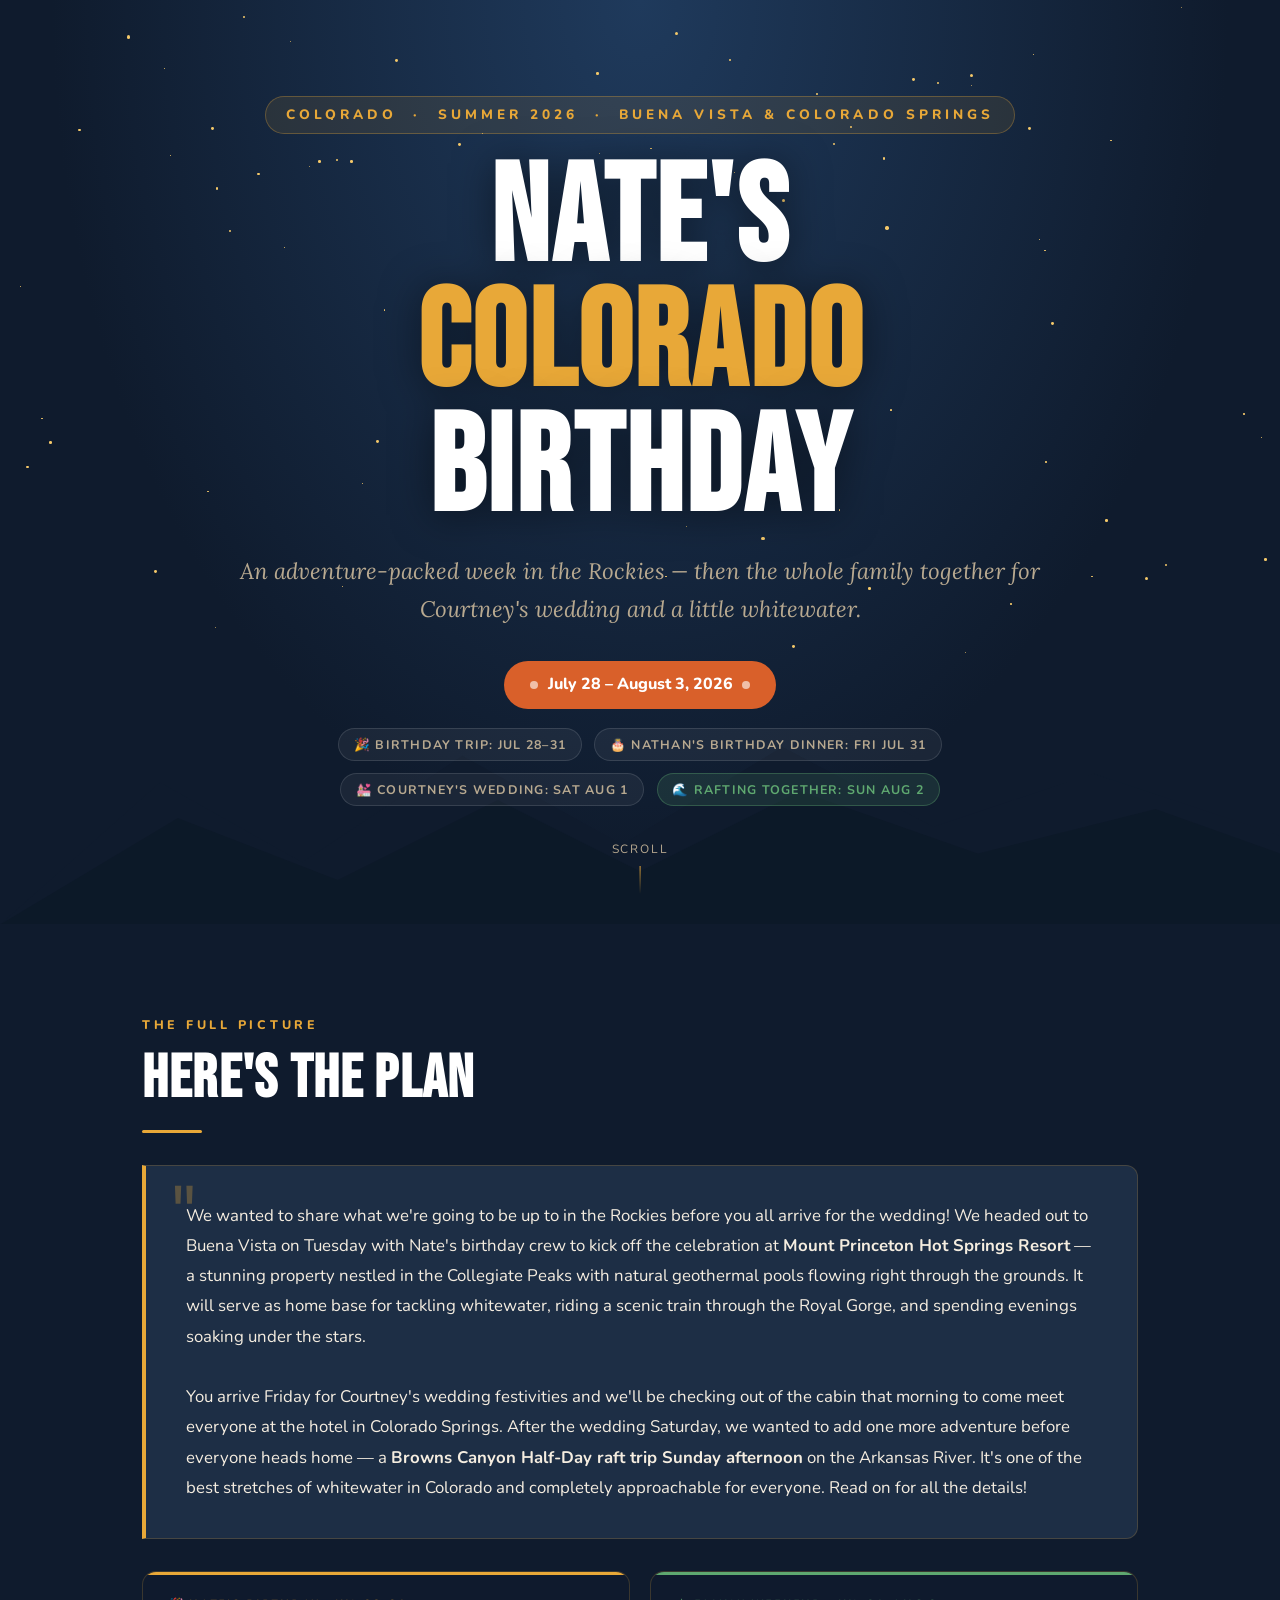
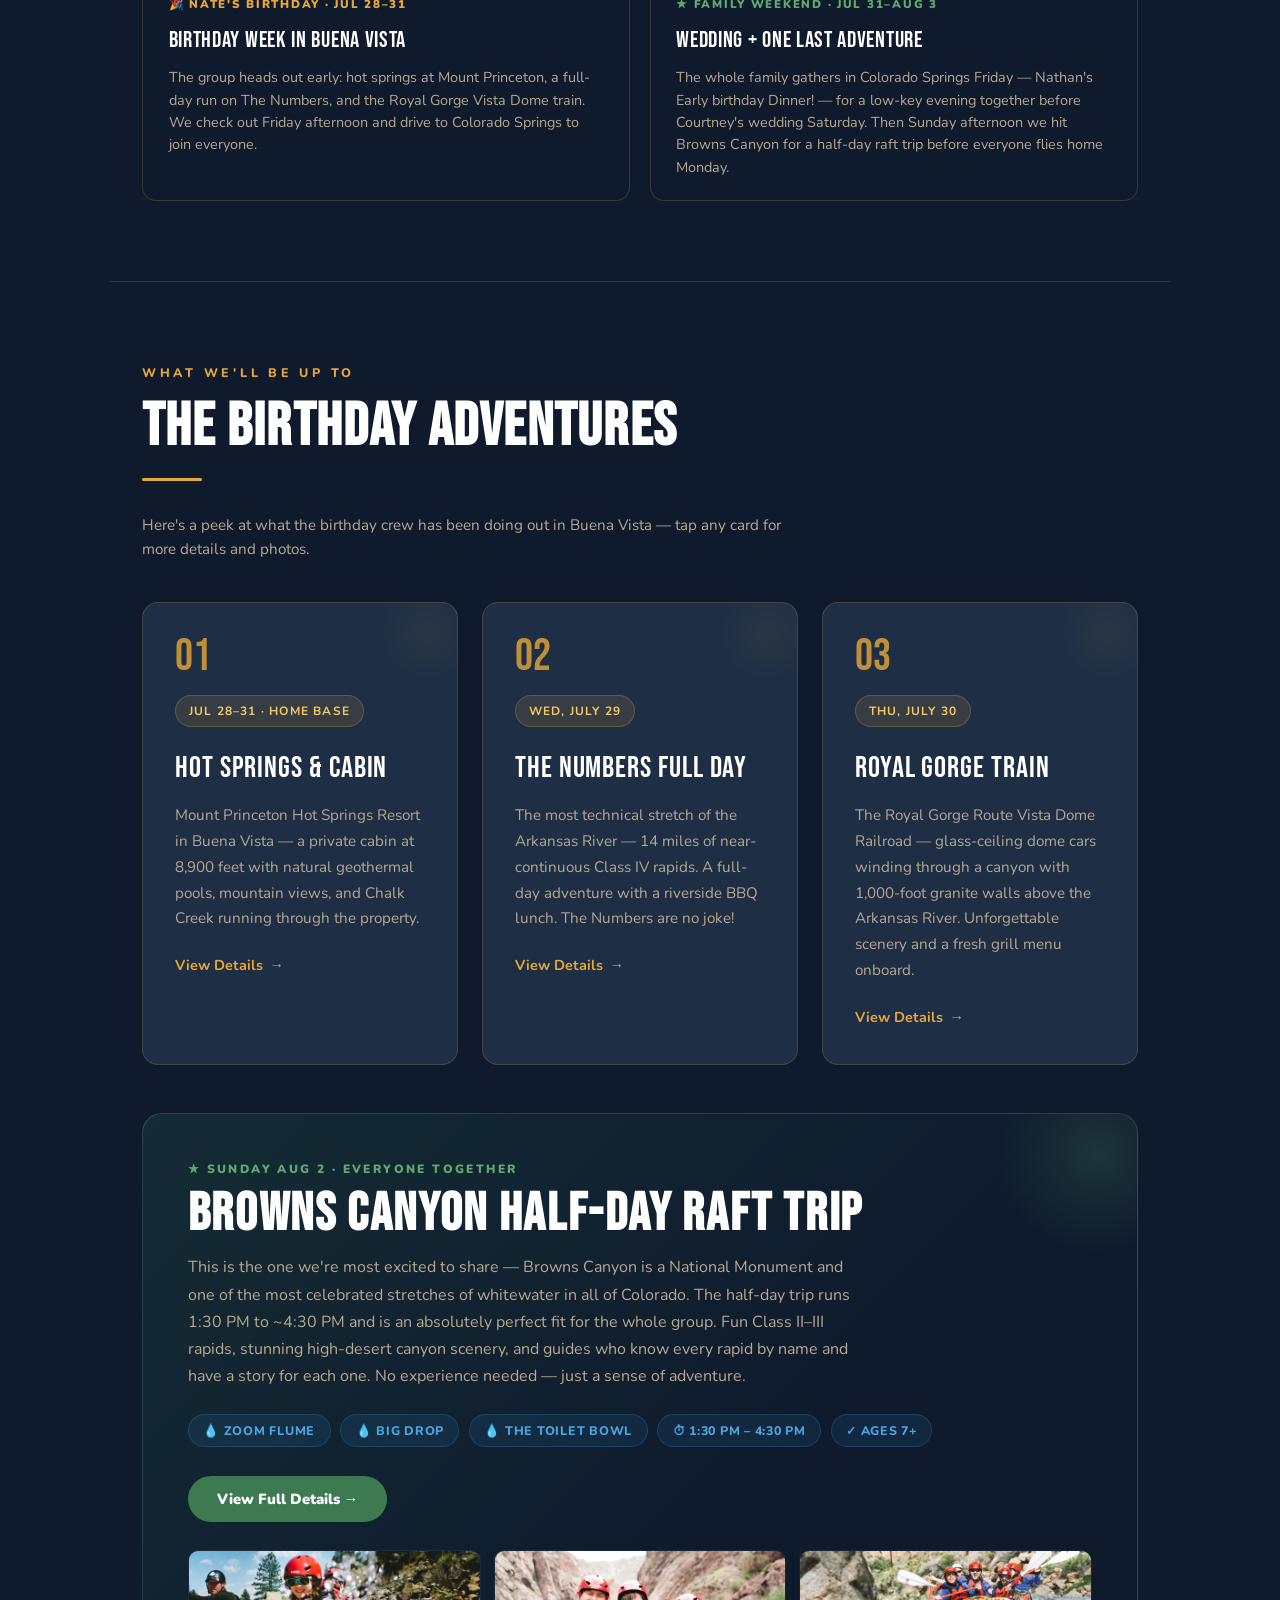
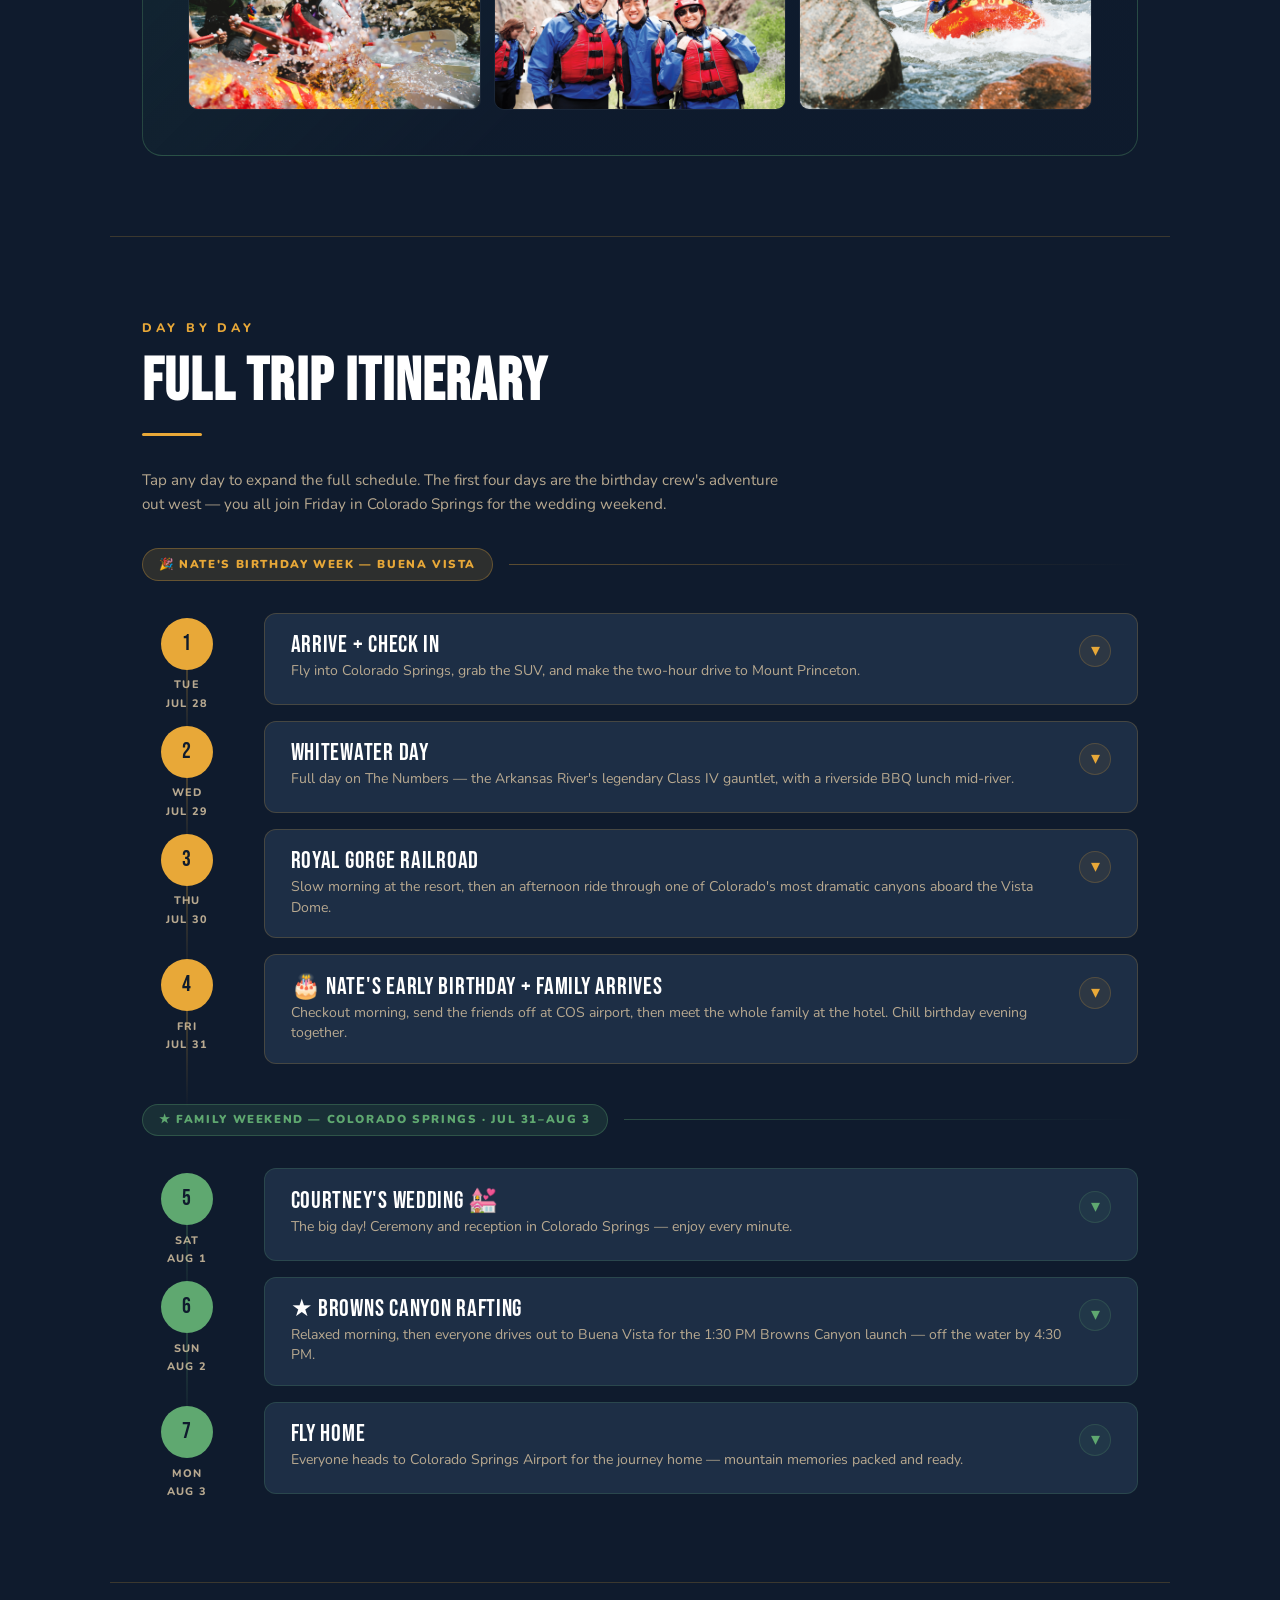
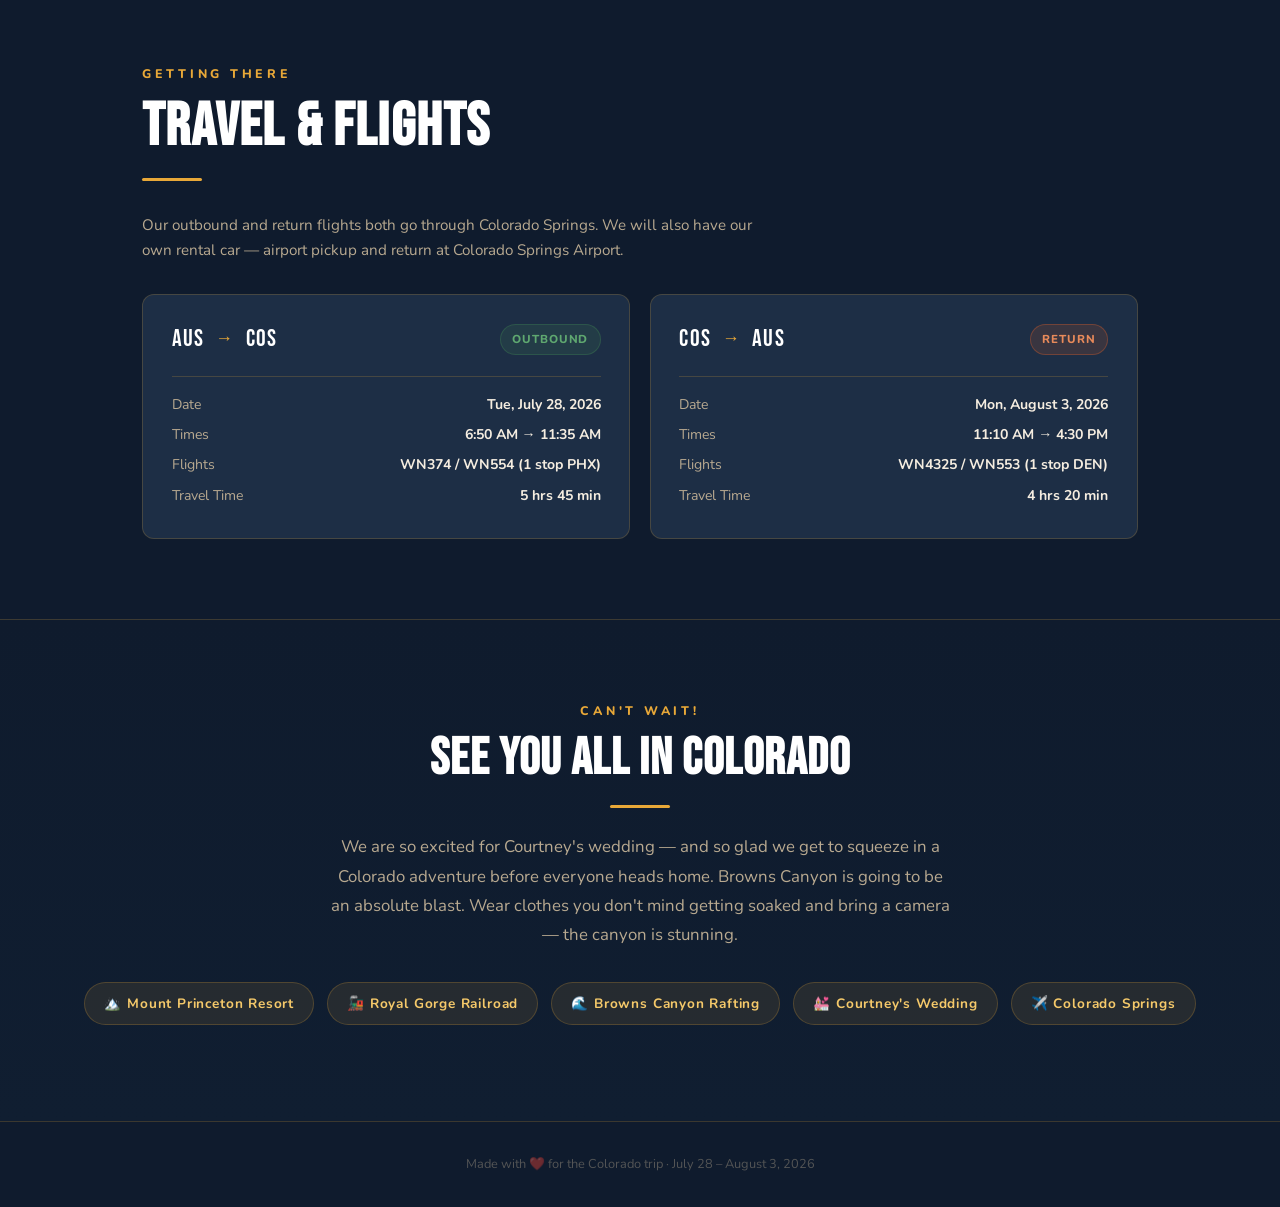
<file: Parents.html>
<!DOCTYPE html>
<html lang="en">
<head>
<meta charset="UTF-8">
<meta name="viewport" content="width=device-width, initial-scale=1.0">
<title>Colorado Trip Preview 2026 🏔️</title>
<link href="https://fonts.googleapis.com/css2?family=Bebas+Neue&family=Nunito:wght@400;600;700;800;900&family=Lora:ital,wght@0,600;1,500&display=swap" rel="stylesheet">
<style>
  *,*::before,*::after{margin:0;padding:0;box-sizing:border-box}
  :root{
    --navy:#0f1b2d;--navy-mid:#162235;--navy-card:#1d2e45;
    --amber:#e8a838;--amber-light:#f5c96a;--orange:#d9602a;
    --cream:#f5ede0;--cream-muted:#b8a990;
    --green:#3d7a52;--green-light:#5fa870;
    --river:#2a7ab8;--river-light:#4da3e0;
    --white:#ffffff;--border:rgba(232,168,56,0.2);
  }
  html{scroll-behavior:smooth}
  body{background:var(--navy);color:var(--cream);font-family:'Nunito',sans-serif;font-size:17px;line-height:1.7;overflow-x:hidden}

  /* HERO */
  .hero{position:relative;min-height:100vh;display:flex;flex-direction:column;align-items:center;justify-content:center;text-align:center;padding:6rem 2rem 8rem;overflow:hidden}
  .hero-bg{position:absolute;inset:0;background:radial-gradient(ellipse at 50% 0%,#1f3a5c 0%,var(--navy) 65%);z-index:0}
  .stars{position:absolute;inset:0;z-index:0;overflow:hidden}
  .star{position:absolute;background:var(--amber-light);border-radius:50%;animation:twinkle var(--dur,3s) ease-in-out infinite alternate}
  @keyframes twinkle{from{opacity:.1;box-shadow:0 0 0 rgba(245,201,106,0)}to{opacity:1;box-shadow:0 0 6px rgba(245,201,106,.8)}}
  .mountains{position:absolute;bottom:0;left:0;right:0;z-index:1;pointer-events:none}
  .hero-content{position:relative;z-index:2;max-width:860px}
  .hero-eyebrow{display:inline-block;font-weight:800;font-size:.85rem;letter-spacing:.3em;text-transform:uppercase;color:var(--amber);background:rgba(232,168,56,.1);border:1px solid rgba(232,168,56,.3);padding:.4rem 1.2rem;border-radius:2rem;margin-bottom:1.5rem;animation:fadeUp .8s ease both}
  .hero-title{font-family:'Bebas Neue',sans-serif;font-size:clamp(4rem,11vw,8.5rem);line-height:.92;color:var(--white);letter-spacing:.02em;animation:fadeUp .8s .15s ease both;text-shadow:0 4px 40px rgba(0,0,0,.5)}
  .hero-title span{color:var(--amber)}
  .hero-subtitle{font-family:'Lora',serif;font-style:italic;font-size:clamp(1.05rem,2.5vw,1.4rem);color:var(--cream-muted);margin-top:1.2rem;animation:fadeUp .8s .3s ease both}
  .hero-date-badge{display:inline-flex;align-items:center;gap:.6rem;margin-top:2rem;background:var(--orange);color:var(--white);font-weight:800;font-size:1rem;padding:.65rem 1.6rem;border-radius:2rem;animation:fadeUp .8s .45s ease both}
  .hero-date-badge .dot{width:8px;height:8px;background:rgba(255,255,255,.6);border-radius:50%;display:inline-block}
  .hero-badges{display:flex;align-items:center;justify-content:center;gap:.8rem;flex-wrap:wrap;margin-top:1.2rem;animation:fadeUp .8s .6s ease both}
  .h-badge{display:inline-flex;align-items:center;gap:.4rem;font-size:.78rem;font-weight:700;letter-spacing:.1em;text-transform:uppercase;padding:.3rem .9rem;border-radius:2rem;background:rgba(255,255,255,.05);border:1px solid rgba(255,255,255,.12);color:var(--cream-muted)}
  .h-badge.hl{background:rgba(95,168,112,.15);border-color:rgba(95,168,112,.35);color:var(--green-light)}
  .scroll-hint{position:absolute;bottom:2.5rem;left:50%;transform:translateX(-50%);z-index:3;display:flex;flex-direction:column;align-items:center;gap:.4rem;color:var(--cream-muted);font-size:.75rem;letter-spacing:.15em;text-transform:uppercase;animation:bounce 2s ease-in-out infinite}
  .scroll-hint::after{content:'';display:block;width:1.5px;height:28px;background:linear-gradient(to bottom,var(--amber),transparent);margin:0 auto}
  @keyframes bounce{0%,100%{transform:translateX(-50%) translateY(0)}50%{transform:translateX(-50%) translateY(6px)}}
  @keyframes fadeUp{from{opacity:0;transform:translateY(24px)}to{opacity:1;transform:translateY(0)}}

  /* SECTIONS */
  section{padding:5rem 2rem;max-width:1060px;margin:0 auto}
  .section-label{font-weight:800;font-size:.78rem;letter-spacing:.3em;text-transform:uppercase;color:var(--amber);margin-bottom:.7rem}
  .section-title{font-family:'Bebas Neue',sans-serif;font-size:clamp(2.5rem,5vw,3.8rem);line-height:1.05;color:var(--white);letter-spacing:.02em}
  .divider{width:60px;height:3px;background:var(--amber);border-radius:2px;margin:1.2rem 0 2rem}

  /* BLURB */
  .blurb-section{border-bottom:1px solid var(--border)}
  .blurb-box{background:var(--navy-card);border:1px solid var(--border);border-left:4px solid var(--amber);border-radius:0 12px 12px 0;padding:2.2rem 2.5rem;font-size:1.05rem;line-height:1.8;color:var(--cream);position:relative}
  .blurb-box .qm{font-family:'Lora',serif;font-size:5rem;line-height:1;color:var(--amber);opacity:.3;position:absolute;top:.5rem;left:1.5rem;pointer-events:none}
  .blurb-box p{position:relative;z-index:1}

  .week-split{display:grid;grid-template-columns:1fr 1fr;gap:1.2rem;margin-top:2rem}
  .week-card{background:rgba(15,27,45,.6);border:1px solid var(--border);border-radius:14px;padding:1.4rem 1.6rem;position:relative;overflow:hidden}
  .week-card::before{content:'';position:absolute;top:0;left:0;right:0;height:3px}
  .week-card.bday::before{background:var(--amber)}
  .week-card.wed::before{background:var(--green-light)}
  .wk-kick{font-size:.72rem;font-weight:900;letter-spacing:.15em;text-transform:uppercase;margin-bottom:.4rem;display:block}
  .week-card.bday .wk-kick{color:var(--amber)}
  .week-card.wed .wk-kick{color:var(--green-light)}
  .wk-title{font-family:'Bebas Neue',sans-serif;font-size:1.45rem;color:var(--white);letter-spacing:.03em;margin-bottom:.4rem}
  .wk-desc{font-size:.9rem;color:var(--cream-muted);line-height:1.55}

  /* ACTIVITY CARDS */
  .activities-grid{display:grid;grid-template-columns:repeat(auto-fit,minmax(240px,1fr));gap:1.5rem;margin-top:2.5rem}
  .activity-card{background:var(--navy-card);border:1px solid var(--border);border-radius:16px;padding:2rem;transition:transform .25s ease,border-color .25s ease,box-shadow .25s ease;position:relative;overflow:hidden}
  .activity-card:hover{transform:translateY(-5px);border-color:var(--amber);box-shadow:0 12px 40px rgba(232,168,56,.12)}
  .activity-card.interactive{cursor:pointer}
  .activity-card.river-card{border-color:rgba(95,168,112,.22)}
  .activity-card.river-card:hover{border-color:var(--green-light);box-shadow:0 12px 40px rgba(95,168,112,.12)}
  .activity-card::before{content:'';position:absolute;top:0;right:0;width:100px;height:100px;background:radial-gradient(circle,rgba(232,168,56,.07) 0%,transparent 70%);border-radius:50%;transform:translate(20px,-20px)}
  .card-icon{font-family:'Bebas Neue',sans-serif;font-size:2.8rem;color:var(--amber);line-height:1;margin-bottom:1rem;display:block;opacity:.8}
  .river-card .card-icon{color:var(--green-light)}
  .card-title{font-family:'Bebas Neue',sans-serif;font-size:1.9rem;color:var(--white);letter-spacing:.03em;margin-bottom:.5rem}
  .card-body{font-size:.95rem;color:var(--cream-muted);line-height:1.7;margin-bottom:1.2rem}
  .card-tag{display:inline-block;font-size:.75rem;font-weight:700;letter-spacing:.1em;text-transform:uppercase;padding:.3rem .8rem;border-radius:2rem;background:rgba(232,168,56,.12);color:var(--amber-light);border:1px solid rgba(232,168,56,.25);margin-bottom:1rem}
  .card-tag.gtag{background:rgba(95,168,112,.12);color:var(--green-light);border-color:rgba(95,168,112,.3)}
  .book-link{display:inline-flex;align-items:center;gap:.4rem;font-size:.9rem;font-weight:700;color:var(--amber);background:none;border:none;cursor:pointer;font-family:inherit;padding:0;transition:gap .2s}
  .book-link:hover{gap:.7rem}
  .book-link.glink{color:var(--green-light)}

  /* SUNDAY SPOTLIGHT */
  .spotlight-band{background:linear-gradient(135deg,rgba(63,168,112,.12) 0%,rgba(15,27,45,.95) 60%);border:1px solid rgba(95,168,112,.3);border-radius:20px;padding:2.8rem;margin-top:3rem;position:relative;overflow:hidden}
  .spotlight-band::before{content:'';position:absolute;top:-60px;right:-60px;width:200px;height:200px;background:radial-gradient(circle,rgba(95,168,112,.18) 0%,transparent 70%);border-radius:50%;pointer-events:none}
  .spotlight-kicker{font-size:.75rem;font-weight:900;letter-spacing:.2em;text-transform:uppercase;color:var(--green-light);margin-bottom:.5rem}
  .spotlight-title{font-family:'Bebas Neue',sans-serif;font-size:clamp(2.2rem,5vw,3.4rem);color:var(--white);letter-spacing:.03em;line-height:1;margin-bottom:.8rem}
  .spotlight-body{font-size:1rem;color:var(--cream-muted);line-height:1.7;max-width:680px;margin-bottom:1.5rem}
  .rapids-row{display:flex;flex-wrap:wrap;gap:.6rem;margin-bottom:1.8rem}
  .rb{display:inline-flex;align-items:center;gap:.3rem;padding:.3rem .9rem;border-radius:2rem;background:rgba(42,122,184,.14);border:1px solid rgba(42,122,184,.3);color:var(--river-light);font-size:.78rem;font-weight:800;letter-spacing:.06em;text-transform:uppercase}
  .spotlight-cta{display:inline-flex;align-items:center;gap:.5rem;padding:.8rem 1.8rem;border-radius:2rem;background:var(--green);color:var(--white);font-weight:900;font-size:.92rem;text-decoration:none;border:none;cursor:pointer;font-family:inherit;transition:background .2s,transform .2s}
  .spotlight-cta:hover{background:var(--green-light);transform:translateY(-2px)}
  .spotlight-imgs{display:grid;grid-template-columns:repeat(3,1fr);gap:.8rem;margin-top:1.8rem}
  .spotlight-imgs img{width:100%;height:160px;object-fit:cover;border-radius:10px;border:1px solid rgba(255,255,255,.05)}

  /* ITINERARY */
  .itin-section{border-top:1px solid var(--border);border-bottom:1px solid var(--border)}
  .phase-row{display:flex;align-items:center;gap:1rem;margin:1rem 0 2rem}
  .phase-pill{display:inline-flex;align-items:center;gap:.5rem;font-size:.72rem;font-weight:900;letter-spacing:.14em;text-transform:uppercase;padding:.35rem 1rem;border-radius:2rem;white-space:nowrap;flex-shrink:0}
  .phase-pill.bp{background:rgba(232,168,56,.14);border:1px solid rgba(232,168,56,.3);color:var(--amber)}
  .phase-pill.wp{background:rgba(95,168,112,.14);border:1px solid rgba(95,168,112,.3);color:var(--green-light)}
  .phase-line{flex:1;height:1px;background:linear-gradient(to right,rgba(232,168,56,.35),transparent)}
  .phase-line.gline{background:linear-gradient(to right,rgba(95,168,112,.35),transparent)}

  .day-block{display:grid;grid-template-columns:90px 1fr;gap:0 2rem;position:relative;margin-bottom:0}
  .day-block+.day-block{margin-top:.5rem}
  .day-block:not(:last-of-type)::after{content:'';position:absolute;left:44px;top:56px;width:2px;height:calc(100% - 20px);background:linear-gradient(to bottom,var(--amber),transparent);opacity:.25}
  .day-block.fday:not(:last-of-type)::after{background:linear-gradient(to bottom,var(--green-light),transparent)}
  .day-label{text-align:center;padding-top:.3rem}
  .day-num{display:flex;align-items:center;justify-content:center;width:52px;height:52px;border-radius:50%;background:var(--amber);color:var(--navy);font-family:'Bebas Neue',sans-serif;font-size:1.4rem;letter-spacing:.05em;margin:0 auto .4rem;flex-shrink:0;position:relative;z-index:2}
  .fday .day-num{background:var(--green-light)}
  .day-date{font-size:.68rem;font-weight:800;letter-spacing:.1em;text-transform:uppercase;color:var(--cream-muted);display:block;text-align:center}
  .day-content{background:var(--navy-card);border:1px solid var(--border);border-radius:12px;overflow:hidden;margin-bottom:.5rem;transition:border-color .25s}
  .fday .day-content{border-color:rgba(95,168,112,.2)}
  .day-head{padding:1.2rem 1.6rem;cursor:pointer;display:flex;align-items:flex-start;justify-content:space-between;gap:1rem;user-select:none;transition:background .2s}
  .day-head:hover{background:rgba(255,255,255,.02)}
  .day-head-l{flex:1}
  .day-title{font-family:'Bebas Neue',sans-serif;font-size:1.5rem;color:var(--white);letter-spacing:.03em;margin-bottom:.25rem;line-height:1}
  .day-prev{font-size:.88rem;color:var(--cream-muted);line-height:1.45}
  .expand-btn{flex-shrink:0;width:32px;height:32px;border-radius:50%;background:rgba(232,168,56,.08);border:1px solid rgba(232,168,56,.2);color:var(--amber);font-size:1.1rem;display:flex;align-items:center;justify-content:center;transition:transform .3s ease,background .2s;margin-top:2px}
  .day-content.open .expand-btn{transform:rotate(180deg);background:var(--amber);color:var(--navy)}
  .fday .expand-btn{background:rgba(95,168,112,.08);border-color:rgba(95,168,112,.2);color:var(--green-light)}
  .fday .day-content.open .expand-btn{background:var(--green-light);color:var(--navy)}
  .day-detail{display:none;padding:0 1.6rem 1.5rem;border-top:1px solid var(--border);padding-top:1.2rem;animation:detReveal .3s ease both}
  @keyframes detReveal{from{opacity:0;transform:translateY(-8px)}to{opacity:1;transform:translateY(0)}}
  .day-content.open .day-detail{display:block}
  .ev-list{list-style:none;display:flex;flex-direction:column;gap:.6rem}
  .ev{display:flex;align-items:flex-start;gap:.8rem;font-size:.93rem;color:var(--cream)}
  .ev-t{font-size:.76rem;font-weight:700;color:var(--amber);min-width:65px;margin-top:3px;letter-spacing:.04em;flex-shrink:0}
  .fday .ev-t{color:var(--green-light)}
  .ev-link{color:var(--cream);text-decoration:none;border-bottom:1px dashed rgba(245,201,106,.4);cursor:pointer;transition:color .2s,border-color .2s}
  .ev-link:hover{color:var(--amber);border-color:var(--amber)}
  .drive-note{display:flex;align-items:center;gap:.7rem;padding:.6rem .8rem .6rem 1rem;margin-top:1rem;background:rgba(15,27,45,.55);border:1px dashed rgba(232,168,56,.15);border-radius:8px;font-size:.8rem;color:var(--cream-muted)}
  .drive-note .di{color:var(--amber);flex-shrink:0}
  .drive-note strong{color:var(--amber-light)}

  /* TRAVEL SECTION */
  .flights-grid{display:grid;grid-template-columns:repeat(auto-fit,minmax(300px,1fr));gap:1.2rem;margin-top:2rem}
  .flight-card{background:var(--navy-card);border:1px solid var(--border);border-radius:12px;padding:1.5rem 1.8rem;transition:border-color .2s}
  .flight-card:hover{border-color:var(--amber)}
  .flight-header{display:flex;justify-content:space-between;align-items:center;margin-bottom:1rem;padding-bottom:1rem;border-bottom:1px solid var(--border)}
  .flight-route{display:flex;align-items:center;gap:.7rem;font-family:'Bebas Neue',sans-serif;font-size:1.5rem;color:var(--white);letter-spacing:.05em}
  .flight-route .pln{font-size:1.1rem;color:var(--amber)}
  .fbadge{font-size:.72rem;font-weight:800;letter-spacing:.08em;text-transform:uppercase;padding:.3rem .7rem;border-radius:2rem;background:rgba(61,122,82,.2);color:var(--green-light);border:1px solid rgba(61,122,82,.4)}
  .fbadge.ret{background:rgba(217,96,42,.15);color:#e88a5a;border-color:rgba(217,96,42,.35)}
  .fd{display:flex;justify-content:space-between;font-size:.88rem;margin-bottom:.4rem;color:var(--cream-muted)}
  .fd strong{color:var(--cream);font-weight:700}

  /* MODAL */
  .modal-overlay{position:fixed;top:0;left:0;right:0;bottom:0;background:rgba(10,18,31,.9);backdrop-filter:blur(8px);z-index:1000;display:none;align-items:center;justify-content:center;padding:2rem;opacity:0;transition:opacity .3s ease}
  .modal-overlay.active{display:flex;opacity:1}
  .modal-content{background:var(--navy-card);border:1px solid var(--border);border-radius:20px;width:100%;max-width:800px;max-height:90vh;overflow-y:auto;position:relative;padding:3rem;box-shadow:0 20px 50px rgba(0,0,0,.5);transform:translateY(20px) scale(.95);transition:transform .3s cubic-bezier(.175,.885,.32,1.275)}
  .modal-overlay.active .modal-content{transform:translateY(0) scale(1)}
  .modal-close{position:absolute;top:1.5rem;right:1.5rem;background:rgba(255,255,255,.05);border:1px solid rgba(255,255,255,.1);color:var(--white);width:40px;height:40px;border-radius:50%;font-size:1.5rem;line-height:1;cursor:pointer;display:flex;align-items:center;justify-content:center;transition:all .2s}
  .modal-close:hover{background:var(--amber);color:var(--navy);border-color:var(--amber);transform:rotate(90deg)}
  .modal-header{text-align:center;margin-bottom:2rem}
  .modal-title{font-family:'Bebas Neue',sans-serif;font-size:3rem;color:var(--white);letter-spacing:.03em;line-height:1}
  .modal-tagline{font-family:'Lora',serif;font-style:italic;font-size:1rem;color:var(--cream-muted);margin-top:.5rem}
  .modal-body{font-size:1.05rem;color:var(--cream);margin-bottom:1.5rem;text-align:center;line-height:1.7}
  .modal-gallery{display:grid;grid-template-columns:1fr 1fr;gap:1rem;margin-bottom:2rem}
  .modal-gallery img{width:100%;height:200px;object-fit:cover;border-radius:12px;border:1px solid rgba(255,255,255,.05)}
  .modal-gallery img:first-child{grid-column:span 2;height:300px}
  .modal-features{list-style:none;margin-bottom:2rem;display:flex;flex-direction:column;gap:.9rem}
  .modal-features li{position:relative;padding-left:2rem;font-size:.95rem;color:var(--cream-muted)}
  .modal-features li::before{content:'✦';position:absolute;left:0;top:0;color:var(--amber);font-size:1.1rem}
  .modal-features.gbul li::before{color:var(--green-light)}
  .modal-footer{text-align:center}
  .excta{display:inline-flex;align-items:center;justify-content:center;gap:.5rem;padding:.85rem 1.8rem;border-radius:2rem;background:var(--amber);color:var(--navy);font-weight:900;font-size:.92rem;text-decoration:none;letter-spacing:.02em;transition:background .2s,transform .2s,box-shadow .2s}
  .excta:hover{background:var(--amber-light);transform:translateY(-2px);box-shadow:0 8px 24px rgba(232,168,56,.18)}
  .excta.gn{background:var(--green);color:var(--white)}
  .excta.gn:hover{background:var(--green-light)}

  /* CLOSING */
  .closing{text-align:center;padding:5rem 2rem 6rem;background:linear-gradient(180deg,var(--navy) 0%,#101e31 100%);border-top:1px solid var(--border)}
  .closing p{max-width:620px;margin:0 auto 2rem;color:var(--cream-muted);font-size:1.05rem;line-height:1.75}
  .closing-badges{display:flex;align-items:center;justify-content:center;flex-wrap:wrap;gap:.8rem;margin-top:2rem}
  .cbadge{display:inline-flex;align-items:center;gap:.4rem;padding:.55rem 1.2rem;border-radius:2rem;background:rgba(232,168,56,.1);border:1px solid rgba(232,168,56,.22);color:var(--amber-light);font-size:.85rem;font-weight:700;letter-spacing:.06em}
  footer{text-align:center;padding:2rem;font-size:.8rem;color:rgba(184,169,144,.4);border-top:1px solid var(--border)}

  /* RESPONSIVE */
  @media(max-width:768px){.week-split{grid-template-columns:1fr}.spotlight-imgs{grid-template-columns:1fr 1fr}}
  @media(max-width:640px){
    .day-block{grid-template-columns:64px 1fr;gap:0 1rem}
    .day-block:not(:last-of-type)::after{left:31px}
    .day-num{width:40px;height:40px;font-size:1.1rem}
    .blurb-box{padding:1.5rem}
    .activities-grid{grid-template-columns:1fr}
    .modal-gallery{grid-template-columns:1fr}
    .modal-gallery img:first-child{grid-column:span 1;height:220px}
    .modal-content{padding:2rem 1.5rem}
    .spotlight-imgs{grid-template-columns:1fr}
  }
</style>
</head>
<body>

<!-- HERO -->
<div class="hero">
  <div class="hero-bg"></div>
  <div class="stars" id="stars"></div>
  <div class="hero-content">
    <div class="hero-eyebrow">Colorado &nbsp;·&nbsp; Summer 2026 &nbsp;·&nbsp; Buena Vista & Colorado Springs</div>
    <h1 class="hero-title">Nate's<br><span>Colorado</span><br>Birthday</h1>
    <p class="hero-subtitle">An adventure-packed week in the Rockies — then the whole family together for Courtney's wedding and a little whitewater.</p>
    <div class="hero-date-badge">
      <span class="dot"></span>
      <span>July 28 – August 3, 2026</span>
      <span class="dot"></span>
    </div>
    <div class="hero-badges">
      <span class="h-badge">🎉 Birthday Trip: Jul 28–31</span>
      <span class="h-badge">🎂 Nathan's Birthday Dinner: Fri Jul 31</span>
      <span class="h-badge">💒 Courtney's Wedding: Sat Aug 1</span>
      <span class="h-badge hl">🌊 Rafting Together: Sun Aug 2</span>
    </div>
  </div>
  <div class="scroll-hint">scroll</div>
  <div class="mountains">
    <svg viewBox="0 0 1440 220" fill="none" xmlns="http://www.w3.org/2000/svg" preserveAspectRatio="none">
      <polygon points="0,220 180,60 340,150 520,30 700,130 880,20 1050,110 1230,50 1440,120 1440,220" fill="#0f1b2d"/>
      <polygon points="0,220 200,100 380,170 560,80 720,160 900,70 1100,140 1300,90 1440,140 1440,220" fill="#0d1928" opacity="0.9"/>
    </svg>
  </div>
</div>

<!-- THE PLAN -->
<section class="blurb-section">
  <div class="section-label">The Full Picture</div>
  <h2 class="section-title">Here's the Plan</h2>
  <div class="divider"></div>
  <div class="blurb-box">
    <div class="qm">"</div>
    <p>We wanted to share what we're going to be up to in the Rockies before you all arrive for the wedding! We headed out to Buena Vista on Tuesday with Nate's birthday crew to kick off the celebration at <strong>Mount Princeton Hot Springs Resort</strong> — a stunning property nestled in the Collegiate Peaks with natural geothermal pools flowing right through the grounds. It will serve as home base for tackling whitewater, riding a scenic train through the Royal Gorge, and spending evenings soaking under the stars.<br><br>
    You arrive Friday for Courtney's wedding festivities and we'll be checking out of the cabin that morning to come meet everyone at the hotel in Colorado Springs. After the wedding Saturday, we wanted to add one more adventure before everyone heads home — a <strong>Browns Canyon Half-Day raft trip Sunday afternoon</strong> on the Arkansas River. It's one of the best stretches of whitewater in Colorado and completely approachable for everyone. Read on for all the details!</p>
  </div>
  <div class="week-split">
    <div class="week-card bday">
      <span class="wk-kick">🎉 Nate's Birthday · Jul 28–31</span>
      <div class="wk-title">Birthday Week in Buena Vista</div>
      <p class="wk-desc">The group heads out early: hot springs at Mount Princeton, a full-day run on The Numbers, and the Royal Gorge Vista Dome train. We check out Friday afternoon and drive to Colorado Springs to join everyone.</p>
    </div>
    <div class="week-card wed">
      <span class="wk-kick">★ Family Weekend · Jul 31–Aug 3</span>
      <div class="wk-title">Wedding + One Last Adventure</div>
      <p class="wk-desc">The whole family gathers in Colorado Springs Friday — Nathan's Early birthday Dinner! — for a low-key evening together before Courtney's wedding Saturday. Then Sunday afternoon we hit Browns Canyon for a half-day raft trip before everyone flies home Monday.</p>
    </div>
  </div>
</section>

<!-- BIRTHDAY WEEK ACTIVITIES -->
<section>
  <div class="section-label">What We'll Be Up To</div>
  <h2 class="section-title">The Birthday Adventures</h2>
  <div class="divider"></div>
  <p style="color:var(--cream-muted);font-size:.95rem;max-width:640px;line-height:1.6;margin-bottom:.5rem;">Here's a peek at what the birthday crew has been doing out in Buena Vista — tap any card for more details and photos.</p>

  <div class="activities-grid">
    <div class="activity-card interactive" onclick="openModal('springsModal')">
      <span class="card-icon">01</span>
      <div class="card-tag">Jul 28–31 · Home Base</div>
      <div class="card-title">Hot Springs & Cabin</div>
      <p class="card-body">Mount Princeton Hot Springs Resort in Buena Vista — a private cabin at 8,900 feet with natural geothermal pools, mountain views, and Chalk Creek running through the property.</p>
      <button class="book-link">View Details <span class="arrow">→</span></button>
    </div>
    <div class="activity-card interactive" onclick="openModal('raftModal')">
      <span class="card-icon">02</span>
      <div class="card-tag">Wed, July 29</div>
      <div class="card-title">The Numbers Full Day</div>
      <p class="card-body">The most technical stretch of the Arkansas River — 14 miles of near-continuous Class IV rapids. A full-day adventure with a riverside BBQ lunch. The Numbers are no joke!</p>
      <button class="book-link">View Details <span class="arrow">→</span></button>
    </div>
    <div class="activity-card interactive" onclick="openModal('trainModal')">
      <span class="card-icon">03</span>
      <div class="card-tag">Thu, July 30</div>
      <div class="card-title">Royal Gorge Train</div>
      <p class="card-body">The Royal Gorge Route Vista Dome Railroad — glass-ceiling dome cars winding through a canyon with 1,000-foot granite walls above the Arkansas River. Unforgettable scenery and a fresh grill menu onboard.</p>
      <button class="book-link">View Details <span class="arrow">→</span></button>
    </div>
  </div>

  <!-- BROWNS CANYON SPOTLIGHT -->
  <div class="spotlight-band">
    <div class="spotlight-kicker">★ Sunday Aug 2 · Everyone Together</div>
    <h3 class="spotlight-title">Browns Canyon Half-Day Raft Trip</h3>
    <p class="spotlight-body">This is the one we're most excited to share — Browns Canyon is a National Monument and one of the most celebrated stretches of whitewater in all of Colorado. The half-day trip runs 1:30 PM to ~4:30 PM and is an absolutely perfect fit for the whole group. Fun Class II–III rapids, stunning high-desert canyon scenery, and guides who know every rapid by name and have a story for each one. No experience needed — just a sense of adventure.</p>
    <div class="rapids-row">
      <span class="rb">💧 Zoom Flume</span>
      <span class="rb">💧 Big Drop</span>
      <span class="rb">💧 The Toilet Bowl</span>
      <span class="rb">⏱ 1:30 PM – 4:30 PM</span>
      <span class="rb">✓ Ages 7+</span>
    </div>
    <button class="spotlight-cta" onclick="openModal('brownsModal')">View Full Details →</button>
    <div class="spotlight-imgs">
      <img src="whitewaterGirl.jpg" alt="Rafting Browns Canyon">
      <img src="whitewaterGroup.jpg" alt="Group on the river">
      <img src="whitewaterRaft.jpg" alt="Whitewater action">
    </div>
  </div>
</section>

<!-- FULL ITINERARY -->
<section class="itin-section">
  <div class="section-label">Day by Day</div>
  <h2 class="section-title">Full Trip Itinerary</h2>
  <div class="divider"></div>
  <p style="color:var(--cream-muted);font-size:.95rem;max-width:640px;line-height:1.6;margin-bottom:2rem;">Tap any day to expand the full schedule. The first four days are the birthday crew's adventure out west — you all join Friday in Colorado Springs for the wedding weekend.</p>

  <div class="phase-row">
    <span class="phase-pill bp">🎉 Nate's Birthday Week — Buena Vista</span>
    <span class="phase-line"></span>
  </div>

  <div class="day-block">
    <div class="day-label"><div class="day-num">1</div><span class="day-date">TUE<br>JUL 28</span></div>
    <div class="day-content" onclick="toggleDay(this)">
      <div class="day-head">
        <div class="day-head-l"><div class="day-title">Arrive + Check In</div><div class="day-prev">Fly into Colorado Springs, grab the SUV, and make the two-hour drive to Mount Princeton.</div></div>
        <div class="expand-btn">▾</div>
      </div>
      <div class="day-detail">
        <ul class="ev-list">
          <li class="ev"><span class="ev-t">6:50 AM</span><span>✈️ Depart Austin (AUS) — Southwest WN374/554, 1 stop PHX</span></li>
          <li class="ev"><span class="ev-t">11:35 AM</span><span>🛬 Arrive Colorado Springs (COS) — 5h 45m total travel</span></li>
          <li class="ev"><span class="ev-t">12:30 PM</span><span>🚗 Pick up the SUV at COS airport — start the scenic drive through the Arkansas Valley</span></li>
          <li class="ev"><span class="ev-t">~2:30 PM</span><span>🏔️ Arrive Mount Princeton Hot Springs Resort — check in to the private cabin</span></li>
          <li class="ev"><span class="ev-t">Evening</span><span>♨️ First soak in the geothermal hot springs — settle in and breathe the mountain air at 8,900 ft</span></li>
        </ul>
        <div class="drive-note"><span class="di">🚗</span><span>COS Airport → Mount Princeton Hot Springs: <strong>~2 hrs / 110 miles</strong> — scenic drive through Salida and the Collegiate Peaks</span></div>
      </div>
    </div>
  </div>

  <div class="day-block">
    <div class="day-label"><div class="day-num">2</div><span class="day-date">WED<br>JUL 29</span></div>
    <div class="day-content" onclick="toggleDay(this)">
      <div class="day-head">
        <div class="day-head-l"><div class="day-title">Whitewater Day</div><div class="day-prev">Full day on The Numbers — the Arkansas River's legendary Class IV gauntlet, with a riverside BBQ lunch mid-river.</div></div>
        <div class="expand-btn">▾</div>
      </div>
      <div class="day-detail">
        <ul class="ev-list">
          <li class="ev"><span class="ev-t">Morning</span><span>☕ Early breakfast and gear up at the cabin</span></li>
          <li class="ev"><span class="ev-t">~9 AM</span><span>🚗 Short drive to American Adventure Expeditions in Buena Vista</span></li>
          <li class="ev"><span class="ev-t">~9:30 AM</span><span>🛶 Suit up — wetsuit, helmet, paddle — and safety briefing with the guide team</span></li>
          <li class="ev"><span class="ev-t">10 AM–4 PM</span><span>🌊 <span class="ev-link" onclick="openModal('raftModal')">The Numbers Full Day Deluxe Tour</span> — 14 miles of Class IV rapids. Riverside BBQ lunch mid-river.</span></li>
          <li class="ev"><span class="ev-t">Evening</span><span>♨️ Back to Mount Princeton — hot springs soak is a whole different experience after a day like that</span></li>
        </ul>
        <div class="drive-note"><span class="di">🚗</span><span>Resort → American Adventure: <strong>~15 min / 12 miles</strong></span></div>
      </div>
    </div>
  </div>

  <div class="day-block">
    <div class="day-label"><div class="day-num">3</div><span class="day-date">THU<br>JUL 30</span></div>
    <div class="day-content" onclick="toggleDay(this)">
      <div class="day-head">
        <div class="day-head-l"><div class="day-title">Royal Gorge Railroad</div><div class="day-prev">Slow morning at the resort, then an afternoon ride through one of Colorado's most dramatic canyons aboard the Vista Dome.</div></div>
        <div class="expand-btn">▾</div>
      </div>
      <div class="day-detail">
        <ul class="ev-list">
          <li class="ev"><span class="ev-t">Morning</span><span>🌅 Leisurely morning — hot springs, coffee on the cabin deck, maybe a short hike</span></li>
          <li class="ev"><span class="ev-t">~1 PM</span><span>🚗 Drive to Cañon City for the Royal Gorge Route Railroad</span></li>
          <li class="ev"><span class="ev-t">3:30 PM</span><span>🚂 <span class="ev-link" onclick="openModal('trainModal')">Vista Dome departure</span> — glass-ceiling cars thread through 1,000-ft granite walls. Grill menu served onboard.</span></li>
          <li class="ev"><span class="ev-t">Evening</span><span>🌆 Drive back to the resort — dinner, hot springs, incredible star gazing</span></li>
        </ul>
        <div class="drive-note"><span class="di">🚗</span><span>Mount Princeton → Royal Gorge Railroad (Cañon City): <strong>~1 hr 15 min / 60 miles</strong></span></div>
      </div>
    </div>
  </div>

  <div class="day-block">
    <div class="day-label"><div class="day-num">4</div><span class="day-date">FRI<br>JUL 31</span></div>
    <div class="day-content" onclick="toggleDay(this)">
      <div class="day-head">
        <div class="day-head-l"><div class="day-title">🎂 Nate's Early Birthday + Family Arrives</div><div class="day-prev">Checkout morning, send the friends off at COS airport, then meet the whole family at the hotel. Chill birthday evening together.</div></div>
        <div class="expand-btn">▾</div>
      </div>
      <div class="day-detail">
        <ul class="ev-list">
          <li class="ev"><span class="ev-t">Morning</span><span>🌄 Final morning at Mount Princeton — one last soak, breakfast, pack up the cabin</span></li>
          <li class="ev"><span class="ev-t">~10 AM</span><span>🧳 Checkout and load the SUV — say goodbye to Buena Vista</span></li>
          <li class="ev"><span class="ev-t">~10:30 AM</span><span>🚗 Drive from Buena Vista to Colorado Springs airport (~2 hrs)</span></li>
          <li class="ev"><span class="ev-t">~12:30 PM</span><span>✈️ Drop friends off at COS airport for their flights home — great trip, guys!</span></li>
          <li class="ev"><span class="ev-t">~1:00 PM</span><span>🏨 Head to the hotel — check in and meet the family as they arrive</span></li>
          <li class="ev"><span class="ev-t">Evening</span><span>🎂 Nathan's birthday dinner together — low-key, relaxed, the whole crew in one place</span></li>
        </ul>
        <div class="drive-note"><span class="di">🚗</span><span>Mount Princeton → COS Airport → Hotel: <strong>~2 hrs / 110 miles</strong> — drop friends, then 10 min to the hotel</span></div>
      </div>
    </div>
  </div>

  <div class="phase-row" style="margin-top:2rem">
    <span class="phase-pill wp">★ Family Weekend — Colorado Springs · Jul 31–Aug 3</span>
    <span class="phase-line gline"></span>
  </div>

  <div class="day-block fday">
    <div class="day-label"><div class="day-num">5</div><span class="day-date">SAT<br>AUG 1</span></div>
    <div class="day-content" onclick="toggleDay(this)">
      <div class="day-head">
        <div class="day-head-l"><div class="day-title">Courtney's Wedding 💒</div><div class="day-prev">The big day! Ceremony and reception in Colorado Springs — enjoy every minute.</div></div>
        <div class="expand-btn">▾</div>
      </div>
      <div class="day-detail">
        <ul class="ev-list">
          <li class="ev"><span class="ev-t">All Day</span><span>💒 Courtney's wedding — ceremony and reception in Colorado Springs. Celebrate!</span></li>
          <li class="ev"><span class="ev-t">Evening</span><span>🎉 Enjoy the reception — we've got a later rafting departure Sunday so no early alarms tonight</span></li>
        </ul>
        <div class="drive-note" style="border-color:rgba(95,168,112,.2)"><span class="di" style="color:var(--green-light)">⏰</span><span style="color:var(--cream-muted)">Good news — <strong style="color:var(--green-light)">rafting doesn't launch until 1:30 PM Sunday</strong>, so enjoy the reception! We'll leave Colorado Springs around 11 AM.</span></div>
      </div>
    </div>
  </div>

  <div class="day-block fday">
    <div class="day-label"><div class="day-num">6</div><span class="day-date">SUN<br>AUG 2</span></div>
    <div class="day-content" onclick="toggleDay(this)">
      <div class="day-head">
        <div class="day-head-l"><div class="day-title">★ Browns Canyon Rafting</div><div class="day-prev">Relaxed morning, then everyone drives out to Buena Vista for the 1:30 PM Browns Canyon launch — off the water by 4:30 PM.</div></div>
        <div class="expand-btn">▾</div>
      </div>
      <div class="day-detail">
        <ul class="ev-list">
          <li class="ev"><span class="ev-t">Morning</span><span>☕ Relaxed morning — no rush today, enjoy breakfast and coffee before the drive</span></li>
          <li class="ev"><span class="ev-t">~11:00 AM</span><span>🚗 Depart Colorado Springs for the Buena Vista Rafting Outpost (~2 hrs)</span></li>
          <li class="ev"><span class="ev-t">12:45 PM</span><span>📋 Arrive and check in — gear up 45 minutes before the 1:30 launch</span></li>
          <li class="ev"><span class="ev-t">1:30 PM</span><span>🌊 <span class="ev-link" onclick="openModal('brownsModal')">Browns Canyon Half-Day launches</span> — Class II–III rapids, National Monument scenery, and river jokes from the guides</span></li>
          <li class="ev"><span class="ev-t">~4:30 PM</span><span>🏁 Off the water — stories, photos, probably some sore arms</span></li>
          <li class="ev"><span class="ev-t">Evening</span><span>🚗 Drive back to Colorado Springs (~2 hrs) — dinner together, last night in Colorado</span></li>
        </ul>
        <div class="drive-note"><span class="di">🚗</span><span>Colorado Springs → Buena Vista Rafting Outpost: <strong>~2 hrs / 115 miles</strong> each way</span></div>
      </div>
    </div>
  </div>

  <div class="day-block fday" style="margin-bottom:0">
    <div class="day-label"><div class="day-num">7</div><span class="day-date">MON<br>AUG 3</span></div>
    <div class="day-content" onclick="toggleDay(this)">
      <div class="day-head">
        <div class="day-head-l"><div class="day-title">Fly Home</div><div class="day-prev">Everyone heads to Colorado Springs Airport for the journey home — mountain memories packed and ready.</div></div>
        <div class="expand-btn">▾</div>
      </div>
      <div class="day-detail">
        <ul class="ev-list">
          <li class="ev"><span class="ev-t">Morning</span><span>🧳 Check out of hotel, load up, head to COS airport</span></li>
          <li class="ev"><span class="ev-t">11:10 AM</span><span>✈️ Southwest WN4325/553 departs COS — 1 stop DEN, arriving Austin 4:30 PM</span></li>
        </ul>
        <div class="drive-note"><span class="di">📍</span><span>Colorado Springs Airport (COS) — everyone departing from the same airport makes logistics easy!</span></div>
      </div>
    </div>
  </div>
</section>

<!-- TRAVEL INFO -->
<section>
  <div class="section-label">Getting There</div>
  <h2 class="section-title">Travel & Flights</h2>
  <div class="divider"></div>
  <p style="color:var(--cream-muted);font-size:.95rem;max-width:640px;line-height:1.6;margin-bottom:.5rem;">Our outbound and return flights both go through Colorado Springs. We will also have our own rental car — airport pickup and return at Colorado Springs Airport.</p>
  <div class="flights-grid">
    <div class="flight-card">
      <div class="flight-header">
        <div class="flight-route"><span>AUS</span><span class="pln">→</span><span>COS</span></div>
        <span class="fbadge">Outbound</span>
      </div>
      <div class="fd"><span>Date</span><strong>Tue, July 28, 2026</strong></div>
      <div class="fd"><span>Times</span><strong>6:50 AM → 11:35 AM</strong></div>
      <div class="fd"><span>Flights</span><strong>WN374 / WN554 (1 stop PHX)</strong></div>
      <div class="fd"><span>Travel Time</span><strong>5 hrs 45 min</strong></div>
    </div>
    <div class="flight-card">
      <div class="flight-header">
        <div class="flight-route"><span>COS</span><span class="pln">→</span><span>AUS</span></div>
        <span class="fbadge ret">Return</span>
      </div>
      <div class="fd"><span>Date</span><strong>Mon, August 3, 2026</strong></div>
      <div class="fd"><span>Times</span><strong>11:10 AM → 4:30 PM</strong></div>
      <div class="fd"><span>Flights</span><strong>WN4325 / WN553 (1 stop DEN)</strong></div>
      <div class="fd"><span>Travel Time</span><strong>4 hrs 20 min</strong></div>
    </div>
  </div>
</section>

<!-- CLOSING -->
<div class="closing">
  <div class="section-label" style="text-align:center;margin-bottom:.7rem">Can't Wait!</div>
  <h2 class="section-title" style="color:var(--white);text-align:center;font-size:clamp(2rem,5vw,3.2rem)">See You All in Colorado</h2>
  <div class="divider" style="margin:1.2rem auto 1.5rem"></div>
  <p>We are so excited for Courtney's wedding — and so glad we get to squeeze in a Colorado adventure before everyone heads home. Browns Canyon is going to be an absolute blast. Wear clothes you don't mind getting soaked and bring a camera — the canyon is stunning.</p>
  <div class="closing-badges">
    <span class="cbadge">🏔️ Mount Princeton Resort</span>
    <span class="cbadge">🚂 Royal Gorge Railroad</span>
    <span class="cbadge">🌊 Browns Canyon Rafting</span>
    <span class="cbadge">💒 Courtney's Wedding</span>
    <span class="cbadge">✈️ Colorado Springs</span>
  </div>
</div>
<footer>Made with ❤️ for the Colorado trip · July 28 – August 3, 2026</footer>

<!-- MODALS -->
<div class="modal-overlay" id="springsModal" onclick="closeModal(event,'springsModal')">
  <div class="modal-content" onclick="event.stopPropagation()">
    <button class="modal-close" onclick="closeModal(null,'springsModal')">×</button>
    <div class="modal-header">
      <h2 class="modal-title">Mount Princeton Hot Springs Resort</h2>
      <p class="modal-tagline">Geothermal pools, Collegiate Peaks views, and a cabin with everyone under one roof.</p>
    </div>
    <div class="modal-body">
      <p>Perched at 8,900 feet in the Collegiate Peaks Wilderness, Mount Princeton Hot Springs Resort sits along Chalk Creek with natural geothermal water flowing into a sprawling system of pools, slides, and creekside soaking channels. The private cabin sleeps the full group and comes with property-wide hot springs access — the perfect home base for a mountain adventure.</p>
    </div>
    <div class="modal-gallery">
      <img src="springsCabin.jpg" alt="The cabin at Mount Princeton">
      <img src="springsCreek.jpg" alt="Creekside soaking pools">
      <img src="springsSlide.jpg" alt="Hot springs waterslide">
    </div>
    <ul class="modal-features">
      <li>Private cabin with full kitchen — King, two Queens, and sleeper sofa</li>
      <li>Full access to geothermal hot springs pools, slides, and creekside channels</li>
      <li>Dedicated Spa & Club for adults (16+)</li>
      <li>Complementary mountain bike and snowshoe rentals on property</li>
      <li>Minutes from downtown Buena Vista dining and trailheads</li>
      <li>Surrounded by 14,000-foot Collegiate Peaks — one of the most scenic settings in Colorado</li>
    </ul>
    <div class="modal-footer"><a class="excta" href="https://mtprinceton.com/" target="_blank" rel="noopener">Explore Mount Princeton Resort →</a></div>
  </div>
</div>

<div class="modal-overlay" id="raftModal" onclick="closeModal(event,'raftModal')">
  <div class="modal-content" onclick="event.stopPropagation()">
    <button class="modal-close" onclick="closeModal(null,'raftModal')">×</button>
    <div class="modal-header">
      <h2 class="modal-title">The Numbers — Full Day</h2>
      <p class="modal-tagline">14 miles. Near-continuous Class IV rapids. One of the hardest commercially run rivers in America.</p>
    </div>
    <div class="modal-body">
      <p>The Numbers section of the Arkansas River earns its reputation — numbered rapids one through five-plus drop through a tight canyon with almost no rest in between. It's a serious day on the water and one the birthday crew won't forget. Full wetsuit and splash jacket package included, riverside BBQ lunch midway through.</p>
    </div>
    <div class="modal-gallery">
      <img src="waterBoat.jpg" alt="Hitting the Numbers rapids">
      <img src="waterCouple.jpg" alt="Rafters on the Arkansas River" style="object-position:50% 30%">
      <img src="waterGroup.jpg" alt="Group photo on the river">
    </div>
    <ul class="modal-features">
      <li>14+ miles of near-continuous Class III–IV whitewater on the Arkansas River</li>
      <li>Riverside BBQ lunch included mid-river</li>
      <li>Wetsuit and splash jacket package included</li>
      <li>Expert guides navigate every technical drop</li>
      <li>Ages 15+ required for this advanced section</li>
    </ul>
    <div class="modal-footer"><a class="excta" href="https://www.americanadventure.com/tour/the-numbers-deluxe-tour/" target="_blank" rel="noopener">Learn About The Numbers Deluxe Tour →</a></div>
  </div>
</div>

<div class="modal-overlay" id="trainModal" onclick="closeModal(event,'trainModal')">
  <div class="modal-content" onclick="event.stopPropagation()">
    <button class="modal-close" onclick="closeModal(null,'trainModal')">×</button>
    <div class="modal-header">
      <h2 class="modal-title">Royal Gorge Route Railroad</h2>
      <p class="modal-tagline">Glass-topped dome cars winding through 1,000-foot granite walls.</p>
    </div>
    <div class="modal-body">
      <p>The Royal Gorge Route Railroad is one of America's most spectacular scenic train rides — vintage Vista Dome cars with glass ceilings roll through the heart of the Royal Gorge, a canyon carved over millions of years with walls towering 1,000 feet above the river below. A fresh grill menu is served onboard, and an open-air gondola car puts you completely in the elements.</p>
    </div>
    <div class="modal-gallery">
      <img src="trainVista.jpg" alt="Vista Dome car interior">
      <img src="trainMen.jpg" alt="Onboard dining">
      <img src="trainOpen.jpg" alt="Open air gondola in the gorge">
    </div>
    <ul class="modal-features">
      <li>Glass-ceiling Vista Dome cars with panoramic canyon views above and around</li>
      <li>Open-air gondola car for the full canyon immersion experience</li>
      <li>Fresh grill menu prepared and served onboard</li>
      <li>~90 minutes winding through one of Colorado's most iconic natural wonders</li>
      <li>Departs Cañon City — about 1h 15min from Buena Vista</li>
    </ul>
    <div class="modal-footer"><a class="excta" href="https://royalgorgeroute.com/ride/" target="_blank" rel="noopener">Explore Royal Gorge Route Railroad →</a></div>
  </div>
</div>

<div class="modal-overlay" id="brownsModal" onclick="closeModal(event,'brownsModal')">
  <div class="modal-content" onclick="event.stopPropagation()">
    <button class="modal-close" onclick="closeModal(null,'brownsModal')">×</button>
    <div class="modal-header">
      <h2 class="modal-title">Browns Canyon Half Day</h2>
      <p class="modal-tagline">Colorado's most beloved whitewater stretch — and the perfect family adventure.</p>
    </div>
    <div class="modal-body">
      <p>Browns Canyon National Monument is considered one of the best whitewater rafting sections in all of Colorado. The half-day trip delivers the perfect balance: exciting Class II–III rapids mixed with calmer stretches where you can soak in the stunning high-desert canyon scenery. Guides share local geology, history, and plenty of river stories along the way. First-timers and experienced rafters alike leave grinning.</p>
    </div>
    <div class="modal-gallery">
      <img src="whitewaterGirl.jpg" alt="Rafting Browns Canyon">
      <img src="whitewaterGroup.jpg" alt="Group on Browns Canyon">
      <img src="whitewaterRaft.jpg" alt="Whitewater action in Browns Canyon">
    </div>
    <ul class="modal-features gbul">
      <li>Half-day trip — 1:30 PM to ~4:30 PM Sunday, August 2</li>
      <li>Class II–III rapids — fun and exciting for everyone, approachable for first-timers</li>
      <li>Browns Canyon National Monument — some of Colorado's most beautiful canyon scenery</li>
      <li>Named rapids: Zoom Flume, Big Drop, The Toilet Bowl — each with its own story</li>
      <li>Guides share local history, geology, and river lore throughout</li>
      <li>Check-in 45 minutes before launch — arrive by 12:45 PM at the Buena Vista Outpost</li>
      <li>Ages 7+ welcome — this one's great for the whole family!</li>
    </ul>
    <div class="modal-footer"><a class="excta gn" href="https://www.americanadventure.com/tour/browns-canyon-classic-tour/" target="_blank" rel="noopener">Learn About Browns Canyon Half Day →</a></div>
  </div>
</div>

<script>
  const sc = document.getElementById('stars');
  for(let i=0;i<80;i++){
    const s=document.createElement('div');s.className='star';
    const sz=Math.random()*2.5+0.8;
    s.style.cssText=`left:${Math.random()*100}%;top:${Math.random()*70}%;width:${sz}px;height:${sz}px;--dur:${(Math.random()*3+2).toFixed(1)}s;animation-delay:${(Math.random()*4).toFixed(1)}s;`;
    sc.appendChild(s);
  }
  function openModal(id){document.getElementById(id).classList.add('active');document.body.style.overflow='hidden'}
  function closeModal(e,id){if(!e||e.target.classList.contains('modal-overlay')||e.target.classList.contains('modal-close')){document.getElementById(id).classList.remove('active');document.body.style.overflow='auto'}}
  function toggleDay(el){const open=el.classList.contains('open');document.querySelectorAll('.day-content.open').forEach(d=>d.classList.remove('open'));if(!open)el.classList.add('open')}
  document.addEventListener('keydown',e=>{if(e.key==='Escape'){document.querySelectorAll('.modal-overlay.active').forEach(m=>{m.classList.remove('active');document.body.style.overflow='auto'})}});
</script>
</body>
</html>
</file>
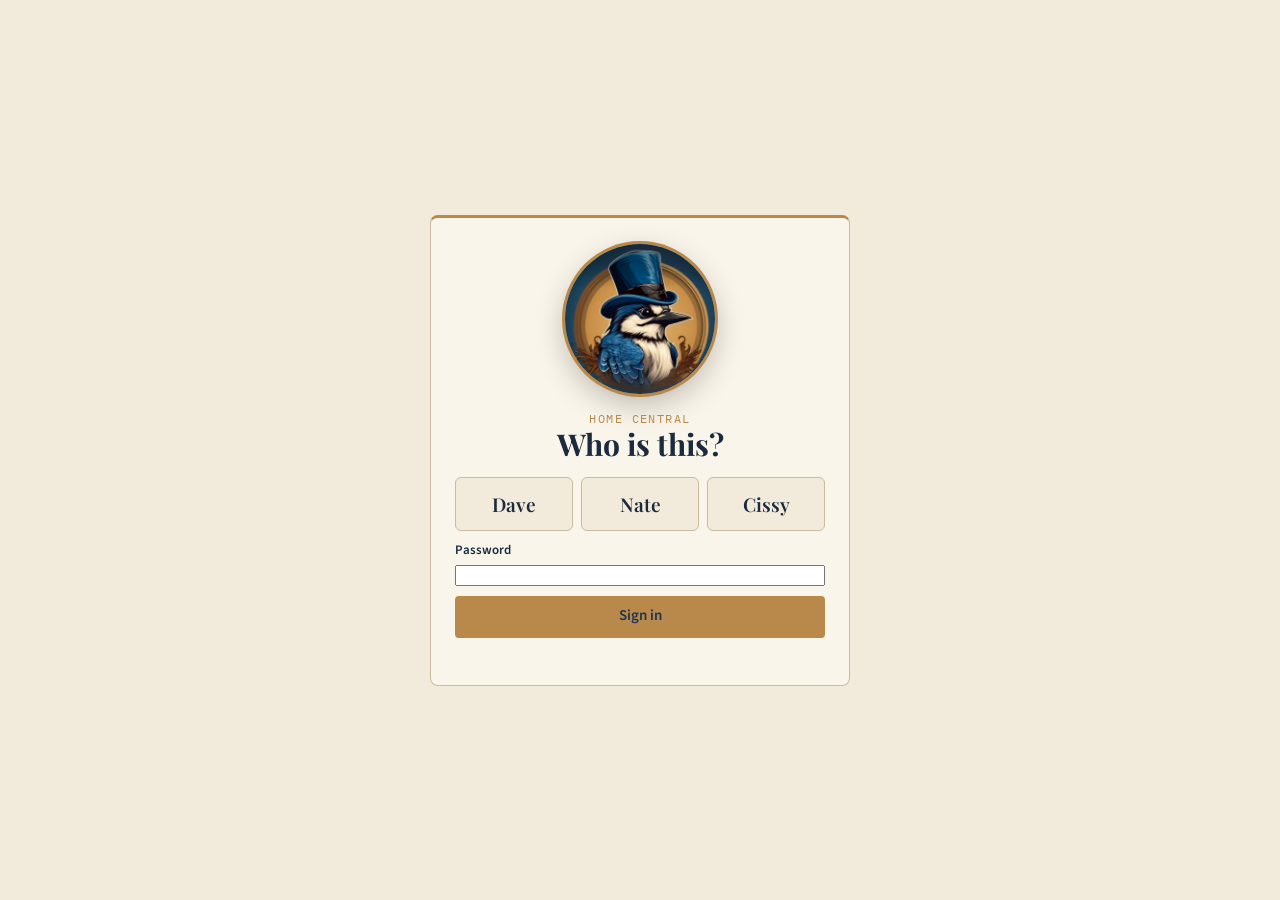
<file: home-central/login.html>
<!doctype html>
<html lang="en">
<head>
<meta charset="utf-8">
<meta name="viewport" content="width=device-width, initial-scale=1, viewport-fit=cover">
<meta name="color-scheme" content="light dark">
<title>Sign in - Home Central</title>
<link rel="icon" href="favicon.jpg">
<link rel="stylesheet" href="https://fonts.googleapis.com/css2?family=Playfair+Display:wght@600;700&family=Source+Sans+3:ital,wght@0,400;0,600;1,400&family=IBM+Plex+Mono:wght@400;500&display=swap">
<link rel="stylesheet" href="app.css">
<style>
body{min-height:100vh;display:grid;place-items:center;padding-block:24px}
.login{width:min(420px,100%);background:var(--card);border:1px solid var(--line);border-top:3px solid var(--gold);border-radius:8px;padding:26px 24px 24px;display:grid;gap:16px;text-align:center}
.login img{width:150px;height:150px;border-radius:50%;object-fit:cover;margin:0 auto;box-shadow:0 0 0 3px var(--gold),0 10px 30px rgba(0,0,0,.25)}
.login h1{font-size:30px}
.names{display:grid;grid-template-columns:repeat(3,1fr);gap:8px}
.names button{font:inherit;font-family:var(--display);font-size:19px;font-weight:600;padding:12px 6px;border:1px solid var(--line);background:var(--paper);color:var(--ink);border-radius:6px;cursor:pointer}
.names button.on{background:var(--jay);border-color:var(--jay);color:#fff}
.login form{display:grid;gap:10px;text-align:left}
</style>
</head>
<body>
<div class="login">
  <img src="logo-320.jpg" alt="Home Central: a blue jay in a top hat">
  <div><div class="eyebrow">Home Central</div><h1>Who is this?</h1></div>
  <form id="f">
    <div class="names" role="radiogroup" aria-label="Your name">
      <button type="button" data-u="dave">Dave</button><button type="button" data-u="nate">Nate</button><button type="button" data-u="cissy">Cissy</button>
    </div>
    <label class="f"><b>Password</b><input type="password" name="pw" autocomplete="current-password" required></label>
    <button type="submit" class="btn gold">Sign in</button>
    <div class="status muted" aria-live="polite"></div>
  </form>
</div>
<script src="config.js"></script>
<script src="app.js"></script>
<script>
(function(){
  const next=new URLSearchParams(location.search).get('next')||'index.html';
  if(HC.session()){location.replace(/^[\w.-]+\.html(\?.*)?$/.test(next)?next:'index.html');return;}
  const f=document.getElementById('f'), st=f.querySelector('.status'); let who='';
  try{who=localStorage.getItem('hc-last-user')||'';}catch(e){}
  const sync=()=>f.querySelectorAll('[data-u]').forEach(b=>{b.classList.toggle('on',b.dataset.u===who);b.setAttribute('aria-checked',b.dataset.u===who);});
  f.querySelectorAll('[data-u]').forEach(b=>b.addEventListener('click',()=>{who=b.dataset.u;sync();f.pw.focus();}));
  sync();
  f.addEventListener('submit',async e=>{
    e.preventDefault();
    if(!who){HC.flash(st,'Pick your name first.',true);return;}
    HC.flash(st,'Checking...');
    try{
      if(!window.crypto||!crypto.subtle)throw new Error('this page needs https (or localhost) to sign in');
      const key=await HC.sha256(f.pw.value);
      if(key!==HC.PASS_HASH)throw new Error('wrong password');
      if(HC.C.API){ // confirm with the sheet script too, so a stale password fails here and not on the first save
        const r=await fetch(HC.C.API+'?'+new URLSearchParams({action:'login',user:who,key}).toString(),{redirect:'follow'});
        const d=await r.json(); if(!d.ok)throw new Error(d.error||'sign-in refused');
      }
      HC.setSession({user:who,key});
      try{localStorage.setItem('hc-last-user',who);}catch(err){}
      location.replace(/^[\w.-]+\.html(\?.*)?$/.test(next)?next:'index.html');
    }catch(err){HC.flash(st,err.message,true);}
  });
})();
</script>
</body>
</html>
</file>
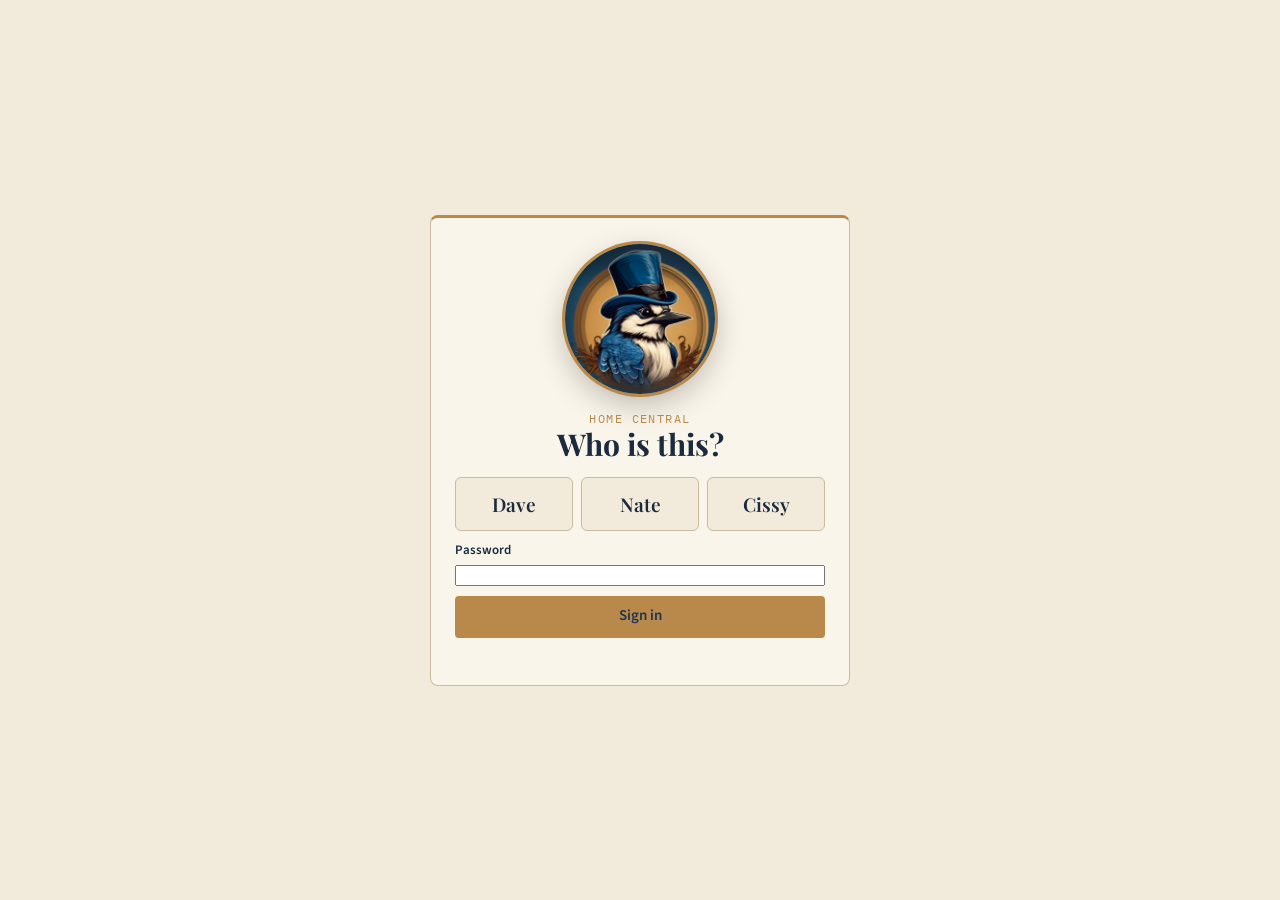
<file: home-central/project.html>
<!doctype html>
<html lang="en">
<head>
<meta charset="utf-8">
<meta name="viewport" content="width=device-width, initial-scale=1, viewport-fit=cover">
<meta name="color-scheme" content="light dark">
<title>Project - Home Central</title>
<link rel="icon" href="favicon.jpg">
<link rel="stylesheet" href="https://fonts.googleapis.com/css2?family=Playfair+Display:wght@600;700&family=Source+Sans+3:ital,wght@0,400;0,600;1,400&family=IBM+Plex+Mono:wght@400;500&display=swap">
<link rel="stylesheet" href="app.css">
</head>
<body>
<div class="wrap">
<header class="topbar">
  <a class="brand" href="index.html"><img src="logo-320.jpg" alt=""><span><b>Home Central</b><small>Projects around the house</small></span></a>
  <div class="who"></div>
</header>
<div class="banner demo" style="display:none"><b>Demo mode.</b> This data lives in this browser only. Set the web-app URL in config.js to share it through your Google Sheet. <button type="button" class="lnk" data-reset>Reset demo data</button></div>

<div class="title" id="head"><div><div class="eyebrow"><a href="index.html" style="text-decoration:none">&larr; All projects</a></div><h1 id="name">Loading...</h1><p class="lede" id="summary"></p></div><div class="meta" id="meta"></div></div>
<div id="controls" style="display:none">
  <div class="row" style="justify-content:space-between">
    <div class="steps" id="steps" aria-label="Where this project stands"></div>
    <div class="row"><button type="button" class="btn ghost sm" id="edit">Edit details</button><span class="status muted" id="hst" aria-live="polite" style="flex-basis:auto"></span></div>
  </div>
  <div class="meta-grid" id="mg"></div>
  <div class="timeline" id="tl" style="display:none"></div>
  <nav class="subnav"><a href="#notes-sec">Materials and notes</a><a href="#walk">The walk</a><a href="#tasks">Tasks</a><a href="#ideas">Ideas</a><a href="#files">Files</a></nav>
</div>


<section id="notes-sec">
  <div class="sec-head"><h2>Materials and notes</h2><button type="button" class="btn ghost sm" id="edit-notes">Edit notes</button></div>
  <div class="notes" id="notes"></div>
</section>

<section id="walk">
  <div class="sec-head"><h2>The walk</h2><span class="cnt" id="photo-cnt"></span></div>
  <p class="muted small">Every photo is a station, in walking order. Drag the handle to compare today with the concept once a rendering is attached. Tick my markup to see the latest drawing on the left instead of the photo. Each station has an ideas box underneath: what you post stays with that spot. Mark up this view draws on the concept or the photo, one colour per call-out, and says what each colour means.</p>
  <div class="drop" id="photo-drop">
    <label class="btn gold" tabindex="0">Add a station<input type="file" accept="image/*" multiple aria-label="Add station photos"></label>
    <span class="small muted">a photo of the spot as it is today, or drop photos here. Each one is shrunk to 1600 px and saved to the project folder in Drive. Add several at once and put them in order with the arrows.</span>
    <div class="status muted" aria-live="polite" id="photo-st"></div>
  </div>
  <div id="stations"></div>
</section>

<section id="tasks">
  <div class="sec-head"><h2>Tasks</h2><span class="cnt" id="task-cnt"></span></div>
  <div class="prog" id="task-prog" style="margin-bottom:14px;display:none"><i></i></div>
  <form class="task-form" id="task-form">
    <input class="grow" type="text" name="text" placeholder="Add a task..." maxlength="500" aria-label="Task" required>
    <input type="date" name="due" aria-label="Due date" title="Due date">
    <select name="assignee" aria-label="Who"><option value="">Anyone</option><option>Dave</option><option>Nate</option><option>Cissy</option></select>
    <button type="submit" class="btn">Add</button>
    <div class="status muted" aria-live="polite"></div>
  </form>
  <ul class="tasks" id="task-list"></ul>
  <div class="row" style="margin-top:8px"><button type="button" class="lnk" id="task-done-toggle" style="display:none"></button></div>
  <ul class="tasks" id="task-done" style="display:none"></ul>
</section>


<section id="ideas">
  <div class="sec-head"><h2>Other ideas</h2><span class="cnt" id="idea-cnt"></span></div>
  <p class="muted small">Ideas about the project as a whole. Ideas for one spot go in the box under that station.</p>
  <form class="ideas-form" id="idea-form">
    <textarea rows="2" placeholder="An idea, a question, a link..." maxlength="2000" aria-label="Idea"></textarea>
    <div class="row"><div class="pick"></div><span class="grow"></span><button type="submit" class="btn">Post</button><div class="status muted" aria-live="polite"></div></div>
  </form>
  <ul class="ideas" id="idea-list"></ul>
</section>

<section id="files">
  <div class="sec-head"><h2>Files</h2><span class="cnt" id="file-cnt"></span></div>
  <p class="muted small">Contracts, quotes, schedules, plans, permits, receipts. PDFs or anything else up to 15 MB each, kept in the project's files folder in Drive. Put an amount on quotes and invoices and the totals add up below.</p>
  <form class="file-form" id="file-form">
    <label class="btn ghost" tabindex="0" id="file-pick">Choose files<input type="file" multiple aria-label="Choose files" style="position:absolute;width:1px;height:1px;opacity:0"></label>
    <label class="f"><b>Kind</b><select name="kind"></select></label>
    <label class="f wide"><b>Note</b><input type="text" name="note" maxlength="1000" placeholder="Who it is from, what it covers"></label>
    <label class="f"><b>Amount</b><input type="number" name="amount" min="0" step="0.01" placeholder="0"></label>
    <button type="submit" class="btn">Upload</button>
    <div class="status muted wide" aria-live="polite"></div>
  </form>
  <ul class="files" id="file-list"></ul>
  <div class="totals" id="totals"></div>
</section>

<div class="foot"><span>Everything on this page is saved to the shared sheet and the project folder in Drive.</span><span class="links"></span><a id="folder-link" style="display:none" target="_blank" rel="noopener">Project folder</a></div>
</div>
<script src="config.js"></script>
<script src="app.js"></script>
<script>
(function(){
  if(!HC.requireLogin())return;
  HC.topbar();
  const $=s=>document.querySelector(s), esc=HC.esc;
  const id=new URLSearchParams(location.search).get('id');
  let P=null, tasks=[], photos=[], ideas=[], files=[];
  if(!id){$('#name').textContent='No project picked.';$('#summary').innerHTML='<a href="index.html">Back to all projects</a>';return;}
  const hst=$('#hst');
  const byDate=(a,b)=>new Date(a.created)-new Date(b.created);

  // ----- header -----
  function renderHead(){
    document.title=P.name+' - Home Central';
    $('#name').textContent=P.name; $('#summary').textContent=P.summary||'';
    $('#meta').innerHTML=HC.pill(P.status)+'<br>'+(stations().length?stations().length+' station'+(stations().length===1?'':'s')+'<br>':'')+(P.created?'added '+esc(HC.day(P.created.slice(0,10))):'')+(P.updated?'<br>updated '+esc(HC.when(P.updated)):'');
    $('#controls').style.display='';
    $('#steps').innerHTML=Object.keys(HC.STATUS).map((s,i)=>(i===4?'<span class="gap"></span>':'')+'<button type="button" data-s="'+s+'" class="'+(P.status===s?'on':'')+'" title="'+esc(HC.STATUS[s].hint)+'">'+esc(HC.STATUS[s].label)+'</button>').join('');
    const mg=[];
    if(P.budget!==''&&P.budget!=null)mg.push(['Budget',HC.money(P.budget)]);
    if(P.start)mg.push(['Start',HC.day(P.start)]);
    if(P.target)mg.push(['Target finish',HC.day(P.target)]);
    if(P.tags)mg.push(['Tags',P.tags]);
    if(P.page)mg.push(['Concept page','<a href="'+esc(P.page)+'" target="_blank" rel="noopener">'+esc(P.page.replace(/^https?:\/\//,'').replace(/\/$/,''))+'</a>']);
    $('#mg').innerHTML=mg.map(([k,v])=>'<div><span class="k">'+k+'</span>'+(k==='Concept page'?v:esc(v))+'</div>').join('');
    const tl=$('#tl');
    if(P.start&&P.target&&P.target>P.start){
      const s=new Date(P.start),e=new Date(P.target),n=new Date(HC.today()); const pct=Math.max(0,Math.min(100,100*(n-s)/(e-s)));
      tl.style.display=''; tl.innerHTML='<div class="bar"><i style="width:'+(P.status==='done'?100:pct)+'%"></i>'+(pct>0&&pct<100?'<b style="left:'+pct+'%" title="today"></b>':'')+'</div><div class="ends"><span>'+esc(HC.day(P.start))+'</span><span>'+(pct>=100&&P.status!=='done'?'past the target':Math.round(pct)+'% of the way')+'</span><span>'+esc(HC.day(P.target))+'</span></div>';
    }else tl.style.display='none';
  }
  $('#steps').addEventListener('click',async e=>{
    const b=e.target.closest('[data-s]'); if(!b||b.dataset.s===P.status)return;
    if(b.dataset.s==='nixed'&&!HC.confirmDel('Nix this project? It drops to the bottom of Home Central but keeps everything.'))return;
    HC.flash(hst,'Saving...');
    try{const d=await HC.api.post({action:'project.edit',id,status:b.dataset.s}); P=d.project; renderHead(); HC.flash(hst,'');}
    catch(err){HC.flash(hst,err.message,true);}
  });
  $('#edit').addEventListener('click',()=>{
    HC.modal({title:'Edit project',left:'<button type="button" class="btn danger sm left" data-del>Delete project</button>',body:
      '<label class="f"><b>Name</b><input type="text" name="name" required maxlength="120" value="'+esc(P.name)+'"></label>'+
      '<label class="f"><b>Summary</b><textarea name="summary" rows="3" maxlength="2000">'+esc(P.summary)+'</textarea></label>'+
      '<div class="two"><label class="f"><b>Budget</b><input type="number" name="budget" min="0" step="1" value="'+esc(P.budget)+'"></label><label class="f"><b>Tags</b><input type="text" name="tags" maxlength="200" value="'+esc(P.tags)+'"></label></div>'+
      '<div class="two"><label class="f"><b>Start</b><input type="date" name="start" value="'+esc(P.start)+'"></label><label class="f"><b>Target finish</b><input type="date" name="target" value="'+esc(P.target)+'"></label></div>'+
      '<label class="f"><b>Concept page</b><input type="url" name="page" value="'+esc(P.page)+'" placeholder="https://... a rendering or design page"></label>',
      onOpen:(f,close,st)=>{f.querySelector('[data-del]').addEventListener('click',async()=>{
        if(!HC.confirmDel('Delete "'+P.name+'" with all its tasks, photos, ideas and files? The Drive folder goes to the trash.'))return;
        HC.flash(st,'Deleting...'); try{await HC.api.post({action:'project.delete',id}); location.href='index.html';}catch(err){HC.flash(st,err.message,true);}
      });},
      onSubmit:async f=>{const d=await HC.api.post({action:'project.edit',id,name:f.name.value,summary:f.summary.value,budget:f.budget.value,tags:f.tags.value,start:f.start.value,target:f.target.value,page:f.page.value}); P=d.project; renderHead();}
    });
  });

  // ----- tasks -----
  const tform=$('#task-form'), tst=tform.querySelector('.status');
  let showDone=false;
  function taskLi(t){
    const over=t.due&&!t.done&&t.due<HC.today();
    return '<li data-id="'+esc(t.id)+'" class="'+(t.done?'done':'')+'"><input type="checkbox" '+(t.done?'checked':'')+' aria-label="Done"><div><div class="t" data-edit title="Click to edit">'+esc(t.text)+'</div><div class="tm">'+(t.due?'<span class="'+(over?'over':'')+'">'+(over?'overdue ':'due ')+esc(HC.day(t.due))+'</span>':'')+(t.assignee?'<span>'+esc(t.assignee)+'</span>':'')+(t.done&&t.completed?'<span>done '+esc(HC.day(t.completed.slice(0,10)))+'</span>':'')+'</div></div><div class="ops"><button type="button" class="lnk bad" data-del>Delete</button></div></li>';
  }
  function renderTasks(){
    const open=tasks.filter(t=>!t.done).sort((a,b)=>(a.due||'9999')<(b.due||'9999')?-1:(a.due||'9999')>(b.due||'9999')?1:byDate(a,b)), done=tasks.filter(t=>t.done).sort((a,b)=>new Date(b.completed||0)-new Date(a.completed||0));
    $('#task-cnt').textContent=tasks.length?done.length+' of '+tasks.length+' done':'';
    const pr=$('#task-prog'); pr.style.display=tasks.length?'':'none'; pr.querySelector('i').style.width=HC.progress({tasks:tasks.length,tasksDone:done.length})+'%';
    $('#task-list').innerHTML=open.length?open.map(taskLi).join(''):'<li class="empty" style="display:block;border:0">'+(tasks.length?'Everything is done.':'No tasks yet.')+'</li>';
    const tg=$('#task-done-toggle'); tg.style.display=done.length?'':'none'; tg.textContent=(showDone?'Hide ':'Show ')+done.length+' completed';
    const dl=$('#task-done'); dl.style.display=showDone&&done.length?'':'none'; dl.innerHTML=done.map(taskLi).join('');
  }
  $('#task-done-toggle').addEventListener('click',()=>{showDone=!showDone;renderTasks();});
  tform.addEventListener('submit',async e=>{
    e.preventDefault(); const text=tform.text.value.trim(); if(!text)return;
    tform.querySelector('button').disabled=true; HC.flash(tst,'Adding...');
    try{const d=await HC.api.post({action:'task.add',project:id,text,due:tform.due.value,assignee:tform.assignee.value}); tasks.push(d.task); tform.text.value=''; tform.due.value=''; renderTasks(); HC.flash(tst,''); tform.text.focus();}
    catch(err){HC.flash(tst,err.message,true);}
    tform.querySelector('button').disabled=false;
  });
  document.addEventListener('change',async e=>{
    const cb=e.target; if(!(cb.matches('.tasks input[type=checkbox]')))return;
    const li=cb.closest('li'), t=tasks.find(x=>x.id===li.dataset.id); if(!t)return;
    cb.disabled=true;
    try{const d=await HC.api.post({action:'task.toggle',id:t.id}); Object.assign(t,d.task); renderTasks();}
    catch(err){cb.checked=!cb.checked; cb.disabled=false; HC.flash(tst,err.message,true);}
  });
  document.addEventListener('click',async e=>{
    const li=e.target.closest('.tasks li'); if(!li)return;
    const t=tasks.find(x=>x.id===li.dataset.id); if(!t)return;
    if(e.target.closest('[data-del]')){
      if(!HC.confirmDel('Delete this task?'))return;
      try{await HC.api.post({action:'task.delete',id:t.id}); tasks=tasks.filter(x=>x!==t); renderTasks();}catch(err){HC.flash(tst,err.message,true);}
    }else if(e.target.closest('[data-edit]')&&!li.classList.contains('editing')){
      li.classList.add('editing');
      li.innerHTML='<form class="task-edit"><input type="text" name="text" value="'+esc(t.text)+'" maxlength="500" required aria-label="Task"><input type="date" name="due" value="'+esc(t.due)+'" aria-label="Due"><select name="assignee" aria-label="Who"><option value="">Anyone</option>'+['Dave','Nate','Cissy'].map(n=>'<option '+(t.assignee===n?'selected':'')+'>'+n+'</option>').join('')+'</select><div class="row" style="grid-column:1/-1"><button type="submit" class="btn sm">Save</button><button type="button" class="btn ghost sm" data-cancel>Cancel</button><span class="status muted" style="flex-basis:auto"></span></div></form>';
      const f=li.querySelector('form'), st=f.querySelector('.status'); f.text.focus();
      f.querySelector('[data-cancel]').addEventListener('click',renderTasks);
      f.addEventListener('submit',async ev=>{ev.preventDefault(); HC.flash(st,'Saving...');
        try{const d=await HC.api.post({action:'task.edit',id:t.id,text:f.text.value,due:f.due.value,assignee:f.assignee.value}); Object.assign(t,d.task); renderTasks();}catch(err){HC.flash(st,err.message,true);}
      });
    }
  });

  // ----- materials and notes -----
  function renderNotes(){
    const n=[['Materials',HC.rich(P.materials)],['Details',HC.rich(P.details)],['Build sequence',HC.rich(P.sequence,true)]].filter(x=>x[1]);
    $('#notes').innerHTML=n.length?n.map(x=>'<div><h3>'+x[0]+'</h3>'+x[1]+'</div>').join(''):'<div class="empty">Nothing written yet. Edit notes takes the materials, the details a contractor should know, and the build sequence.</div>';
  }
  $('#edit-notes').addEventListener('click',()=>{
    HC.modal({title:'Materials and notes',body:
      '<p class="small muted" style="margin:0">Plain text. A blank line starts a new paragraph; lines starting with "- " make a list; a line before a list becomes its heading. The build sequence is numbered one line per step.</p>'+
      '<label class="f"><b>Materials</b><textarea name="materials" rows="5" maxlength="4000" placeholder="- Crushed granite: quarter-inch minus, compacted in two lifts. The whole patio.&#10;- River rock: 1 to 3 in, under the AC.">'+esc(P.materials||'')+'</textarea></label>'+
      '<label class="f"><b>Details</b><textarea name="details" rows="7" maxlength="4000" placeholder="Edges and borders&#10;- Steel edging stays and grows.&#10;&#10;French drain&#10;- 4-in perforated pipe, holes down.">'+esc(P.details||'')+'</textarea></label>'+
      '<label class="f"><b>Build sequence</b><textarea name="sequence" rows="5" maxlength="4000" placeholder="Lift the flagstone&#10;Dig the drain trench&#10;Set the edging">'+esc(P.sequence||'')+'</textarea></label>',
      onSubmit:async f=>{const d=await HC.api.post({action:'project.edit',id,materials:f.materials.value,details:f.details.value,sequence:f.sequence.value}); P=d.project; renderNotes(); renderHead();}
    });
  });

  // ----- the walk: every photo is a station, with its rendering, mark-ups and ideas -----
  const pst=$('#photo-st'), drop=$('#photo-drop');
  const ordOf=x=>x.order===''||x.order==null?1e9:+x.order;
  const stations=()=>photos.filter(x=>x.kind==='photo').sort((a,b)=>ordOf(a)-ordOf(b)||byDate(a,b));
  const renderOf=st=>photos.find(x=>x.kind==='render'&&x.parent===st.id);
  const markupsOf=st=>photos.filter(x=>x.kind==='markup'&&x.parent===st.id).sort(byDate);
  // caption format: "Title | where" on the first line, the note after it, and after a blank line the liberty taken
  function parseCap(st,i){
    const raw=String(st.caption||'').replace(/\r/g,''), lines=raw.split('\n'), first=(lines.shift()||'').split(' | ');
    const rest=lines.join('\n').trim(), cut=rest.search(/\n\s*\n/);
    return {title:first[0].trim()||('Station '+(i+1)), where:(first[1]||'').trim(), text:cut<0?rest:rest.slice(0,cut).trim(), liberty:cut<0?'':rest.slice(cut).trim()};
  }
  const joinCap=c=>(c.title.trim()+(c.where.trim()?' | '+c.where.trim():''))+'\n'+c.text.trim()+(c.liberty.trim()?'\n\n'+c.liberty.trim():'');
  const bigImg=(u,cls,alt,eager)=>'<img class="'+cls+'" src="'+esc(HC.thumb(u,1600))+'" alt="'+esc(alt)+'"'+(eager?'':' loading="lazy" decoding="async"')+' referrerpolicy="no-referrer"'+(HC.isData(u)?'':' onerror="this.onerror=null;this.src=\''+esc(HC.alt(u,1600))+'\'"')+'>';
  function ideaLi(x){
    return '<li data-id="'+esc(x.id)+'"><div class="idea-meta"><b>'+esc(x.author||'Someone')+'</b> &middot; '+esc(HC.when(x.created))+(x.updated&&x.updated!==x.created?' &middot; edited':'')+(x.title&&!x.station?' &middot; '+esc(x.title):'')+'</div>'+(x.text?'<p class="idea-text">'+esc(x.text)+'</p>':'')+ideaPhoto(x)+'<div class="row"><button type="button" class="lnk" data-edit>Edit</button></div></li>';
  }
  function stationHtml(st,i,n){
    const r=renderOf(st), mks=markupsOf(st), last=mks[mks.length-1], mine=ideas.filter(x=>x.station===st.id).sort(byDate), c=parseCap(st,i), isCover=P.cover&&P.cover===st.url;
    const stage='<div class="cmp-stage'+(r?'':' solo')+'" data-stage>'+(r?bigImg(r.url,'af','Rendering: '+c.title,i===0):'')+'<div class="before-wrap"'+(r?' style="clip-path:inset(0 50% 0 0)"':'')+'>'+bigImg(st.url,'bf',c.title,i===0)+(last?bigImg(last.url,'mk','Mark-up of '+c.title,false):'')+'</div>'+(r?'<div class="handle" style="left:50%"></div><span class="tag l">Today</span><span class="tag r">Concept</span>':'')+'</div>';
    const bar='<div class="cmp-bar">'+(r?'<input type="range" min="0" max="100" value="50" aria-label="Compare today and the concept">':'<span class="muted small">No rendering yet. Attach one and this becomes a before/after slider.</span>')+'<label'+(last?'':' class="muted" title="Draw on this view first"')+'><input type="checkbox" data-mk'+(last?'':' disabled')+'> my markup</label><a class="lnk" href="'+esc(st.url)+'" data-lb data-cap="'+esc(c.title)+'">full size</a></div>';
    return '<article class="station" id="st-'+esc(st.id)+'" data-id="'+esc(st.id)+'"><figure class="cmp">'+stage+bar+'</figure>'+
      '<div class="txt"><div class="eyebrow">Station '+(i+1)+(c.where?' &middot; '+esc(c.where):'')+'</div><h3>'+esc(c.title)+'</h3>'+(c.text?'<p>'+esc(c.text).replace(/\n/g,'<br>')+'</p>':'<p class="muted">No note for this view yet.</p>')+(c.liberty?'<div class="liberty"><b>Liberty taken.</b> '+esc(c.liberty).replace(/\n/g,'<br>')+'</div>':'')+
      '<div class="ops"><span class="small muted">'+esc(st.author||'')+' '+esc(HC.when(st.created))+(isCover?' &middot; cover':'')+'</span></div>'+
      '<div class="ops"><button type="button" class="lnk" data-text>Edit text</button><label class="lnk" tabindex="0">'+(r?'Replace rendering':'Attach rendering')+'<input type="file" accept="image/*" data-render aria-label="Attach a rendering"></label>'+(r?'<button type="button" class="lnk" data-rmrender>Remove rendering</button>':'')+(isCover?'':'<button type="button" class="lnk" data-cover>Set as cover</button>')+'</div>'+
      '<div class="ops">'+(i>0?'<button type="button" class="lnk" data-up>&uarr; Earlier</button>':'')+(i<n-1?'<button type="button" class="lnk" data-down>&darr; Later</button>':'')+'<button type="button" class="lnk bad" data-del>Remove station</button></div></div>'+
      '<div class="st-ideas"><div class="sec-head" style="margin-bottom:4px"><span class="eyebrow">Ideas for this spot</span><span class="cnt">'+(mine.length+mks.length?(mine.length+mks.length)+' so far':'')+'</span></div>'+
      (mks.length?'<div class="mk-list">'+mks.map(m=>'<div class="mk-item"><a href="'+esc(m.url)+'" data-lb data-cap="'+esc(m.caption)+'">'+HC.img(m.url,400,'Mark-up')+'</a><div><div class="note">'+esc(m.caption||'Mark-up')+'</div><div class="who"><span>'+esc(m.author||'')+' '+esc(HC.when(m.created))+'</span><button type="button" class="lnk bad" data-rmmark="'+esc(m.id)+'">Delete</button></div></div></div>').join('')+'</div>':'')+
      '<ul class="ideas" data-list>'+mine.map(ideaLi).join('')+'</ul>'+
      '<form class="ideas-form" data-form autocomplete="off" style="margin:10px 0 0"><textarea rows="2" placeholder="Add an idea for this spot. Enter posts it, Shift+Enter makes a new line." aria-label="Idea for this station" maxlength="2000"></textarea><div class="row"><button type="button" class="btn ghost sm" data-mark>Mark up this view</button>'+HC.pickerHtml('Add a photo')+'<span class="grow"></span><button type="submit" class="btn sm">Post</button><div class="status muted" aria-live="polite"></div></div></form></div></article>';
  }
  let lastWalk='';
  function renderPhotos(force){
    const host=$('#stations'); if(host.querySelector('.idea-edit'))return;
    if(!force&&[...host.querySelectorAll('[data-form] textarea')].some(t=>t.value.trim()))return; // someone is typing an idea
    const key=JSON.stringify([photos,ideas.map(x=>[x.id,x.station,x.text,x.photo,x.updated]),P.cover]); if(!force&&key===lastWalk)return; lastWalk=key;
    const keep={}; host.querySelectorAll('.station').forEach(a=>{const r=a.querySelector('input[type=range]'), m=a.querySelector('[data-mk]'); keep[a.dataset.id]={v:r?+r.value:50, mk:!!(m&&m.checked)};});
    const sts=stations();
    $('#photo-cnt').textContent=sts.length?sts.length+(sts.length===1?' station':' stations')+(sts.filter(renderOf).length?', '+sts.filter(renderOf).length+' with a rendering':''):'';
    host.innerHTML=sts.length?sts.map((st,i)=>stationHtml(st,i,sts.length)).join(''):'<div class="empty">No stations yet. Add the first photo above: a view of the spot as it is today.</div>';
    host.querySelectorAll('.station').forEach(art=>{
      const st=photos.find(x=>x.id===art.dataset.id); if(!st)return;
      const stage=art.querySelector('[data-stage]'), wrap=stage.querySelector('.before-wrap'), handle=stage.querySelector('.handle'), rng=art.querySelector('input[type=range]'), bf=stage.querySelector('img.bf');
      const fit=()=>{if(bf.naturalWidth)stage.style.aspectRatio=bf.naturalWidth+'/'+bf.naturalHeight;}; if(bf.complete)fit(); else bf.addEventListener('load',fit);
      if(rng){
        const set=v=>{v=Math.max(0,Math.min(100,v));wrap.style.clipPath='inset(0 '+(100-v)+'% 0 0)';handle.style.left=v+'%';rng.value=v;};
        rng.addEventListener('input',()=>set(+rng.value));
        let drag=false; const from=e=>{const b=stage.getBoundingClientRect();set((e.clientX-b.left)/b.width*100);};
        stage.addEventListener('pointerdown',e=>{drag=true;stage.setPointerCapture(e.pointerId);from(e);});
        stage.addEventListener('pointermove',e=>{if(drag)from(e);});
        stage.addEventListener('pointerup',()=>drag=false); stage.addEventListener('pointercancel',()=>drag=false);
      }
      const mkBox=art.querySelector('[data-mk]'), showMk=on=>{stage.classList.toggle('show-mk',on); const t=stage.querySelector('.tag.l'); if(t)t.textContent=on?'My markup':'Today';};
      mkBox.addEventListener('change',e=>showMk(e.target.checked));
      const was=keep[st.id]; if(was){ if(rng&&was.v!==50){rng.value=was.v; rng.dispatchEvent(new Event('input'));} if(was.mk&&!mkBox.disabled){mkBox.checked=true; showMk(true);} }
      const form=art.querySelector('[data-form]'), ta=form.querySelector('textarea'), fst=form.querySelector('.status');
      const picker=HC.wirePicker(form.querySelector('.photo-pick'),m=>HC.flash(fst,m,true));
      ta.addEventListener('keydown',e=>{if(e.key==='Enter'&&!e.shiftKey){e.preventDefault();form.requestSubmit();}});
      form.addEventListener('submit',async e=>{
        e.preventDefault(); const text=ta.value.trim(), photo=picker.get(); if(!text&&!photo){HC.flash(fst,'Type an idea or attach a photo first.');return;}
        form.querySelector('button[type=submit]').disabled=true; HC.flash(fst,'Posting...');
        try{const d=await HC.api.post({action:'idea.add',project:id,station:st.id,text,photo:photo?{name:photo.name,type:photo.type,data:photo.data}:undefined}); ideas.push(d.idea); renderPhotos(true); renderIdeas(true); art.scrollIntoView({block:'nearest'});}
        catch(err){HC.flash(fst,err.message,true); form.querySelector('button[type=submit]').disabled=false;}
      });
      art.querySelector('[data-mark]').addEventListener('click',()=>{
        const r=renderOf(st), c=parseCap(st,stations().indexOf(st));
        HC.openMarkup({name:st.name,title:c.title,bases:r?[{label:'Concept',url:r.url},{label:'Today',url:st.url}]:[{label:'Today',url:st.url}],onPost:async res=>{
          const d=await HC.api.post({action:'photo.add',project:id,photo:res.photo,caption:res.text,kind:'markup',parent:st.id}); photos.push(d.photo); renderPhotos(true);
          const el=document.getElementById('st-'+st.id); if(el)el.scrollIntoView({block:'nearest'});
        }});
      });
      art.querySelector('[data-render]').addEventListener('change',async e=>{
        const f=e.target.files&&e.target.files[0]; if(!f)return; e.target.value='';
        HC.flash(pst,'Uploading the rendering...');
        try{const ph=await HC.shrink(f); const d=await HC.api.post({action:'photo.add',project:id,photo:{name:ph.name,type:ph.type,data:ph.data},kind:'render',parent:st.id}); photos=photos.filter(x=>!(x.kind==='render'&&x.parent===st.id)); photos.push(d.photo); renderPhotos(true); HC.flash(pst,'Rendering attached.'); setTimeout(()=>HC.flash(pst,''),3000);}
        catch(err){HC.flash(pst,'Could not attach the rendering: '+err.message,true);}
      });
      const lab=art.querySelector('label.lnk'); lab.addEventListener('keydown',e=>{if(e.key==='Enter'||e.key===' '){e.preventDefault();lab.querySelector('input').click();}});
      const rm=art.querySelector('[data-rmrender]'); if(rm)rm.addEventListener('click',async()=>{
        const r=renderOf(st); if(!r||!HC.confirmDel('Remove the rendering from this station? The file goes to the Drive trash.'))return;
        try{await HC.api.post({action:'photo.delete',id:r.id}); photos=photos.filter(x=>x.id!==r.id); renderPhotos(true);}catch(err){HC.flash(pst,err.message,true);}
      });
      const cv=art.querySelector('[data-cover]'); if(cv)cv.addEventListener('click',async()=>{try{const d=await HC.api.post({action:'photo.cover',id:st.id}); P.cover=d.cover; renderPhotos(true);}catch(err){HC.flash(pst,err.message,true);}});
      art.querySelector('[data-text]').addEventListener('click',()=>{
        const c=parseCap(st,stations().indexOf(st));
        HC.modal({title:'Station text',body:
          '<div class="two"><label class="f"><b>Title</b><input type="text" name="title" maxlength="120" value="'+esc(c.title)+'" placeholder="Off the concrete pad"></label><label class="f"><b>Seen from</b><input type="text" name="where" maxlength="120" value="'+esc(c.where)+'" placeholder="from the covered patio, at the house wall"></label></div>'+
          '<label class="f"><b>What changes here</b><textarea name="text" rows="5" maxlength="1500">'+esc(c.text)+'</textarea></label>'+
          '<label class="f"><b>Liberty taken</b><textarea name="liberty" rows="3" maxlength="800" placeholder="A judgement call the rendering makes, so it can be argued with.">'+esc(c.liberty)+'</textarea></label>',
          onSubmit:async f=>{const d=await HC.api.post({action:'photo.edit',id:st.id,caption:joinCap({title:f.title.value,where:f.where.value,text:f.text.value,liberty:f.liberty.value})}); Object.assign(st,d.photo); renderPhotos(true);}});
      });
      const move=async dir=>{
        const sts=stations(), i=sts.indexOf(st), j=i+dir; if(j<0||j>=sts.length)return;
        HC.flash(pst,'Reordering...');
        try{
          const nums=sts.map((x,k)=>k+1); const tmp=nums[i]; nums[i]=nums[j]; nums[j]=tmp;
          for(let k=0;k<sts.length;k++){ if(+sts[k].order!==nums[k]){ const d=await HC.api.post({action:'photo.edit',id:sts[k].id,order:nums[k]}); Object.assign(sts[k],d.photo); } }
          renderPhotos(true); HC.flash(pst,''); const el=document.getElementById('st-'+st.id); if(el)el.scrollIntoView({block:'nearest'});
        }catch(err){HC.flash(pst,err.message,true);}
      };
      const up=art.querySelector('[data-up]'); if(up)up.addEventListener('click',()=>move(-1));
      const dn=art.querySelector('[data-down]'); if(dn)dn.addEventListener('click',()=>move(1));
      art.querySelector('[data-del]').addEventListener('click',async()=>{
        if(!HC.confirmDel('Remove this station? The photo, its rendering and its mark-ups go to the Drive trash. Ideas posted under it are kept with the general ideas.'))return;
        try{const d=await HC.api.post({action:'photo.delete',id:st.id}); photos=photos.filter(x=>x.id!==st.id&&x.parent!==st.id); P.cover=d.cover||''; ideas.forEach(x=>{if(x.station===st.id)x.station='';}); renderPhotos(true); renderIdeas(true);}catch(err){HC.flash(pst,err.message,true);}
      });
      art.querySelectorAll('[data-rmmark]').forEach(b=>b.addEventListener('click',async()=>{
        if(!HC.confirmDel('Delete this mark-up?'))return;
        try{await HC.api.post({action:'photo.delete',id:b.dataset.rmmark}); photos=photos.filter(x=>x.id!==b.dataset.rmmark); renderPhotos(true);}catch(err){HC.flash(pst,err.message,true);}
      }));
    });
  }
  async function addPhotos(fileList){
    const fs=Array.from(fileList||[]).filter(f=>/^image\//.test(f.type)||/\.(heic|heif|jpe?g|png|webp)$/i.test(f.name));
    if(!fs.length){HC.flash(pst,'No images in that selection.',true);return;}
    let next=stations().reduce((m,x)=>Math.max(m,ordOf(x)===1e9?0:ordOf(x)),0);
    for(let i=0;i<fs.length;i++){
      HC.flash(pst,'Uploading '+(i+1)+' of '+fs.length+': '+fs[i].name+'...');
      try{const ph=await HC.shrink(fs[i]); const d=await HC.api.post({action:'photo.add',project:id,photo:{name:ph.name,type:ph.type,data:ph.data},order:++next}); photos.push(d.photo); if(d.cover)P.cover=d.cover; renderPhotos(true);}
      catch(err){HC.flash(pst,'Could not upload '+fs[i].name+': '+err.message,true);return;}
    }
    HC.flash(pst,fs.length+(fs.length===1?' station added.':' stations added.')); setTimeout(()=>HC.flash(pst,''),3000);
  }
  drop.querySelector('input').addEventListener('change',e=>{addPhotos(e.target.files);e.target.value='';});
  drop.querySelector('label').addEventListener('keydown',e=>{if(e.key==='Enter'||e.key===' '){e.preventDefault();drop.querySelector('input').click();}});
  ['dragenter','dragover'].forEach(ev=>drop.addEventListener(ev,e=>{e.preventDefault();drop.classList.add('over');}));
  ['dragleave','drop'].forEach(ev=>drop.addEventListener(ev,e=>{e.preventDefault();drop.classList.remove('over');}));
  drop.addEventListener('drop',e=>addPhotos(e.dataTransfer.files));

  // ----- ideas -----
  const iform=$('#idea-form'), ist=iform.querySelector('.status');
  iform.querySelector('.pick').outerHTML=HC.pickerHtml('Add a photo');
  const ipick=HC.wirePicker(iform.querySelector('.photo-pick'),m=>HC.flash(ist,m,true));
  const ideaPhoto=x=>x.photo?'<a class="idea-photo" href="'+esc(x.photo)+'" data-lb data-cap="'+esc(x.text.slice(0,120))+'">'+HC.img(x.photo,400,'Photo attached to this idea')+'</a>':'';
  function renderIdeas(force){
    const list=$('#idea-list'); if(!force&&document.querySelector('.idea-edit'))return;
    const mine=ideas.filter(x=>!x.station||!photos.some(p=>p.id===x.station)).sort(byDate);
    $('#idea-cnt').textContent=mine.length?mine.length+(mine.length===1?' idea':' ideas'):'';
    list.innerHTML=mine.length?mine.map(x=>'<li data-id="'+esc(x.id)+'"><div class="idea-meta"><b>'+esc(x.author||'Someone')+'</b> &middot; '+esc(HC.when(x.created))+(x.updated&&x.updated!==x.created?' &middot; edited':'')+(x.title?' &middot; '+esc(x.title):'')+'</div>'+(x.text?'<p class="idea-text">'+esc(x.text)+'</p>':'')+ideaPhoto(x)+'<div class="row"><button type="button" class="lnk" data-edit>Edit</button></div></li>').join(''):'<li class="empty">No ideas yet.</li>';
  }
  iform.querySelector('textarea').addEventListener('keydown',e=>{if(e.key==='Enter'&&!e.shiftKey){e.preventDefault();iform.requestSubmit();}});
  iform.addEventListener('submit',async e=>{
    e.preventDefault(); const ta=iform.querySelector('textarea'), text=ta.value.trim(), photo=ipick.get();
    if(!text&&!photo){HC.flash(ist,'Type an idea or attach a photo first.');return;}
    iform.querySelector('button[type=submit]').disabled=true; HC.flash(ist,photo?'Posting with photo...':'Posting...');
    try{const d=await HC.api.post({action:'idea.add',project:id,text,photo:photo?{name:photo.name,type:photo.type,data:photo.data}:undefined}); ideas.push(d.idea); ta.value=''; ipick.clear(); renderIdeas(true); HC.flash(ist,'');}
    catch(err){HC.flash(ist,err.message,true);}
    iform.querySelector('button[type=submit]').disabled=false;
  });
  document.addEventListener('click',e=>{
    const b=e.target.closest('.ideas [data-edit]'); if(!b)return;
    const li=b.closest('li'), x=ideas.find(i=>i.id===li.dataset.id); if(!x)return;
    li.innerHTML='<div class="idea-meta"><b>'+esc(x.author||'Someone')+'</b> &middot; editing</div><div class="idea-edit"><textarea rows="3" aria-label="Edit idea">'+esc(x.text)+'</textarea>'+(x.photo?'<div class="photo-cur">'+ideaPhoto(x)+' <button type="button" class="lnk" data-rmphoto>Remove photo</button></div>':'')+HC.pickerHtml(x.photo?'Replace photo':'Add a photo')+'<label class="f" style="margin-top:8px"><b>Spot</b><select name="station" aria-label="Which station this idea is about"><option value="">The project as a whole</option>'+stations().map((st,i)=>'<option value="'+esc(st.id)+'" '+(x.station===st.id?'selected':'')+'>Station '+(i+1)+': '+esc(parseCap(st,i).title)+'</option>').join('')+'</select></label><div class="row"><button type="button" class="btn sm" data-save>Save</button><button type="button" class="btn ghost sm" data-cancel>Cancel</button><button type="button" class="lnk bad" data-del>Delete</button><span class="status muted" style="flex-basis:auto"></span></div></div>';
    const ta=li.querySelector('textarea'), st=li.querySelector('.status'); ta.focus(); let removePhoto=false;
    const rm=li.querySelector('[data-rmphoto]'); if(rm)rm.addEventListener('click',()=>{removePhoto=true;li.querySelector('.photo-cur').remove();});
    const picker=HC.wirePicker(li.querySelector('.photo-pick'),m=>HC.flash(st,m,true));
    ta.addEventListener('keydown',ev=>{if(ev.key==='Enter'&&!ev.shiftKey){ev.preventDefault();li.querySelector('[data-save]').click();}});
    const both=()=>{renderIdeas(true);renderPhotos(true);}; li.querySelector('[data-cancel]').addEventListener('click',both);
    li.querySelector('[data-save]').addEventListener('click',async()=>{
      const text=ta.value.trim(), photo=picker.get(); if(!text&&!photo&&(removePhoto||!x.photo)){HC.flash(st,'Empty. Use Delete to remove it.');return;}
      li.querySelectorAll('button').forEach(b=>b.disabled=true); HC.flash(st,'Saving...');
      try{const d=await HC.api.post({action:'idea.edit',id:x.id,text,photo:photo?{name:photo.name,type:photo.type,data:photo.data}:undefined,removePhoto,station:li.querySelector('select[name=station]').value}); if(d.deleted)ideas=ideas.filter(i=>i!==x); else Object.assign(x,d.idea); both(); const el=d.idea&&d.idea.station?document.getElementById('st-'+d.idea.station):null; if(el)el.scrollIntoView({block:'nearest'});}
      catch(err){HC.flash(st,err.message,true); li.querySelectorAll('button').forEach(b=>b.disabled=false);}
    });
    li.querySelector('[data-del]').addEventListener('click',async()=>{
      if(!HC.confirmDel('Delete this idea for everyone?'))return;
      li.querySelectorAll('button').forEach(b=>b.disabled=true); HC.flash(st,'Deleting...');
      try{await HC.api.post({action:'idea.delete',id:x.id}); ideas=ideas.filter(i=>i!==x); both();}
      catch(err){HC.flash(st,err.message,true); li.querySelectorAll('button').forEach(b=>b.disabled=false);}
    });
  });

  // ----- files -----
  const fform=$('#file-form'), fst=fform.querySelector('.status'), fpick=$('#file-pick'), finp=fpick.querySelector('input');
  fform.kind.innerHTML=HC.FILE_KINDS.map(k=>'<option>'+k+'</option>').join('');
  finp.addEventListener('change',()=>{fpick.firstChild.textContent=finp.files.length?(finp.files.length===1?finp.files[0].name.slice(0,28):finp.files.length+' files'):'Choose files';});
  fpick.addEventListener('keydown',e=>{if(e.key==='Enter'||e.key===' '){e.preventDefault();finp.click();}});
  const kindSel=(v)=>'<select name="kind" aria-label="Kind">'+HC.FILE_KINDS.map(k=>'<option '+(k===v?'selected':'')+'>'+k+'</option>').join('')+'</select>';
  function fileLi(f){
    return '<li data-id="'+esc(f.id)+'"><div class="ico">'+esc(HC.fileExt(f.name).slice(0,4))+'</div><div><a class="nm" href="'+esc(f.url)+'" target="_blank" rel="noopener"'+(HC.isData(f.url)?' download="'+esc(f.name)+'"':'')+'>'+esc(f.name)+'</a><div class="fm"><span class="pill">'+esc(f.kind)+'</span>'+(f.amount!==''&&f.amount!=null?'<span>'+esc(HC.money(f.amount))+'</span>':'')+'<span>'+esc(f.author||'')+' '+esc(HC.when(f.created))+'</span></div>'+(f.note?'<div class="note">'+esc(f.note)+'</div>':'')+'</div><div class="ops"><button type="button" class="lnk" data-edit>Edit</button><button type="button" class="lnk bad" data-del>Delete</button></div></li>';
  }
  function renderFiles(){
    const list=files.slice().sort(byDate);
    $('#file-cnt').textContent=list.length?list.length+(list.length===1?' file':' files'):'';
    $('#file-list').innerHTML=list.length?list.map(fileLi).join(''):'<li class="empty" style="display:block;border:0">No files yet.</li>';
    const sum=k=>files.filter(f=>f.kind===k&&f.amount!==''&&f.amount!=null).reduce((n,f)=>n+(+f.amount),0);
    const q=sum('Quote'), inv=sum('Invoice')+sum('Receipt'), t=[];
    if(P.budget!==''&&P.budget!=null)t.push('Budget <b>'+esc(HC.money(P.budget))+'</b>');
    if(q)t.push('Quotes <b>'+esc(HC.money(q))+'</b>');
    if(inv)t.push('Invoices and receipts <b>'+esc(HC.money(inv))+'</b>'+(P.budget?' ('+Math.round(100*inv/P.budget)+'% of budget)':''));
    $('#totals').innerHTML=t.join('<span>&middot;</span>');
  }
  fform.addEventListener('submit',async e=>{
    e.preventDefault(); const fs=Array.from(finp.files||[]); if(!fs.length){HC.flash(fst,'Choose a file first.');return;}
    fform.querySelector('button[type=submit]').disabled=true;
    for(let i=0;i<fs.length;i++){
      HC.flash(fst,'Uploading '+(i+1)+' of '+fs.length+': '+fs[i].name+'...');
      try{const b=await HC.readAny(fs[i]); const d=await HC.api.post({action:'file.add',project:id,file:b,kind:fform.kind.value,note:fform.note.value,amount:fs.length===1?fform.amount.value:''}); files.push(d.file); renderFiles();}
      catch(err){HC.flash(fst,'Could not upload '+fs[i].name+': '+err.message,true); fform.querySelector('button[type=submit]').disabled=false; return;}
    }
    finp.value=''; fpick.firstChild.textContent='Choose files'; fform.note.value=''; fform.amount.value=''; HC.flash(fst,fs.length+(fs.length===1?' file added.':' files added.')); setTimeout(()=>HC.flash(fst,''),3000);
    fform.querySelector('button[type=submit]').disabled=false;
  });
  $('#file-list').addEventListener('click',async e=>{
    const li=e.target.closest('li'); if(!li)return; const f=files.find(x=>x.id===li.dataset.id); if(!f)return;
    if(e.target.closest('[data-del]')){
      if(!HC.confirmDel('Delete "'+f.name+'"? It goes to the Drive trash.'))return;
      try{await HC.api.post({action:'file.delete',id:f.id}); files=files.filter(x=>x!==f); renderFiles();}catch(err){HC.flash(fst,err.message,true);}
    }else if(e.target.closest('[data-edit]')){
      li.classList.add('editing');
      li.innerHTML='<form class="task-edit" style="grid-template-columns:1fr"><input type="text" name="name" value="'+esc(f.name)+'" maxlength="120" aria-label="Name"><div class="row"><div style="flex:0 0 150px">'+kindSel(f.kind)+'</div><input class="grow" type="text" name="note" value="'+esc(f.note)+'" maxlength="1000" placeholder="Note" aria-label="Note"><input type="number" name="amount" min="0" step="0.01" value="'+esc(f.amount)+'" placeholder="Amount" aria-label="Amount" style="width:130px"></div><div class="row"><button type="submit" class="btn sm">Save</button><button type="button" class="btn ghost sm" data-cancel>Cancel</button><span class="status muted" style="flex-basis:auto"></span></div></form>';
      const fm=li.querySelector('form'), st=fm.querySelector('.status');
      fm.querySelector('[data-cancel]').addEventListener('click',renderFiles);
      fm.addEventListener('submit',async ev=>{ev.preventDefault(); HC.flash(st,'Saving...'); try{const d=await HC.api.post({action:'file.edit',id:f.id,name:fm.name.value,kind:fm.kind.value,note:fm.note.value,amount:fm.amount.value}); Object.assign(f,d.file); renderFiles();}catch(err){HC.flash(st,err.message,true);}});
    }
  });

  // ----- load -----
  async function load(quiet){
    if(!quiet)HC.flash(hst,'Loading...');
    try{
      const d=await HC.api.get({action:'project',id});
      P=d.project; tasks=d.tasks; photos=d.photos; ideas=d.ideas; files=d.files;
      renderHead(); renderNotes(); renderTasks(); renderPhotos(!quiet); renderIdeas(); renderFiles(); if(!quiet)HC.flash(hst,'');
      if(HC.C.DRIVE_URL){const a=$('#folder-link'); a.href=HC.C.DRIVE_URL; a.style.display='';}
    }catch(err){ if(!P){$('#name').textContent='Could not open this project'; $('#summary').innerHTML=esc(err.message)+'. <a href="index.html">Back to all projects</a>';} else HC.flash(hst,'Refresh failed: '+err.message,true); }
  }
  load();
  document.addEventListener('visibilitychange',()=>{if(document.visibilityState==='visible'&&!document.querySelector('.modal, #markup.on, .idea-edit, .editing'))load(true);});
  setInterval(()=>{if(!document.querySelector('.modal, #markup.on, .idea-edit, .editing'))load(true);},120000);
})();
</script>
</body>
</html>
</file>
<file: home-central/app.css>
/* Home Central: theme drawn from the blue jay crest (navy field, gold disc, cream feathers, brown flourish). ASCII only. */
:root{
  --paper:#F2EADA; --paper-2:#E7DCC5; --card:#FAF5EA; --ink:#1B2A3D; --ink-2:#5B6473; --line:#C9BBA0;
  --navy:#1E3450; --jay:#2F5F93; --jay-2:#4C7FB8; --gold:#B8894A; --gold-2:#D4A95F; --ok:#4E7A4F; --bad:#A83A2E;
  --display:"Playfair Display",Georgia,"Times New Roman",serif;
  --body:"Source Sans 3","Source Sans Pro","Helvetica Neue",Arial,sans-serif;
  --mono:"IBM Plex Mono",Menlo,Consolas,monospace;
}
@media (prefers-color-scheme: dark){ :root:not([data-theme="light"]){
  --paper:#172536; --paper-2:#1E2F44; --card:#213550; --ink:#EEE4D0; --ink-2:#AEB7C4; --line:#3A5068;
  --navy:#101C2B; --jay:#6FA0D8; --jay-2:#8BB5E6; --gold:#D4A95F; --gold-2:#E4BE78; --ok:#7FB078; --bad:#E07A6E; color-scheme:dark } }
:root[data-theme="dark"]{
  --paper:#172536; --paper-2:#1E2F44; --card:#213550; --ink:#EEE4D0; --ink-2:#AEB7C4; --line:#3A5068;
  --navy:#101C2B; --jay:#6FA0D8; --jay-2:#8BB5E6; --gold:#D4A95F; --gold-2:#E4BE78; --ok:#7FB078; --bad:#E07A6E; color-scheme:dark }

*{box-sizing:border-box}
html{scroll-behavior:smooth}
body{margin:0;background:var(--paper);color:var(--ink);font-family:var(--body);font-size:17px;line-height:1.5;
  padding-left:max(16px,env(safe-area-inset-left,0px));padding-right:max(16px,env(safe-area-inset-right,0px));padding-block:0 56px}
.wrap{max-width:1140px;margin:0 auto}
h1,h2,h3,h4{font-family:var(--display);line-height:1.1;margin:0;text-wrap:balance}
h1{font-size:clamp(30px,5vw,48px);font-weight:700}
h2{font-size:clamp(22px,3vw,30px);font-weight:600}
h3{font-size:21px;font-weight:600}
h4{font-size:17px;font-weight:600}
p{margin:0 0 12px;max-width:70ch}
a{color:var(--jay)}
ul,ol{margin:0;padding:0;list-style:none}
.eyebrow{font-family:var(--mono);font-size:12px;letter-spacing:.12em;text-transform:uppercase;color:var(--gold)}
.muted{color:var(--ink-2)}
.small{font-size:14px}
.mono{font-family:var(--mono);font-size:13px}
.sr{position:absolute;width:1px;height:1px;overflow:hidden;clip:rect(0 0 0 0)}

/* top bar */
.topbar{display:flex;justify-content:space-between;align-items:center;gap:16px;padding:14px 0 12px;border-bottom:2px solid var(--gold)}
.brand{display:flex;align-items:center;gap:12px;text-decoration:none;color:var(--ink)}
.brand img{width:52px;height:52px;border-radius:50%;object-fit:cover;box-shadow:0 0 0 2px var(--gold)}
.brand b{font-family:var(--display);font-size:24px;font-weight:700;letter-spacing:.01em}
.brand small{display:block;font-family:var(--mono);font-size:11px;letter-spacing:.14em;text-transform:uppercase;color:var(--gold);margin-top:2px}
.topbar .who{display:flex;align-items:center;gap:8px;font-size:14px;color:var(--ink-2)}
.topbar .who input{width:150px}
@media (max-width:560px){.topbar{flex-wrap:wrap}.brand small{display:none}.brand img{width:42px;height:42px}}

/* inputs and buttons */
input[type=text],input[type=date],input[type=number],input[type=url],textarea,select{width:100%;font:inherit;font-size:16px;color:var(--ink);background:var(--paper);border:1px solid var(--line);padding:9px 11px;border-radius:4px;min-height:42px}
textarea{resize:vertical;min-height:44px}
input:focus,textarea:focus,select:focus{outline:2px solid var(--gold);outline-offset:1px}
label.f{display:grid;gap:4px;font-size:13px;color:var(--ink-2)}
label.f b{font-weight:600;color:var(--ink)}
.btn{font:inherit;font-size:15px;font-weight:600;background:var(--jay);color:#fff;border:0;padding:9px 16px;border-radius:4px;cursor:pointer;min-height:42px;white-space:nowrap}
.btn:hover{background:var(--jay-2)}
.btn[disabled]{opacity:.55;cursor:default}
.btn.gold{background:var(--gold);color:var(--navy)}
.btn.gold:hover{background:var(--gold-2)}
.btn.ghost{background:transparent;color:var(--ink);border:1px solid var(--line)}
.btn.ghost:hover{background:var(--paper-2)}
.btn.danger{background:transparent;color:var(--bad);border:1px solid var(--bad)}
.btn.sm{font-size:13px;padding:5px 10px;min-height:32px}
.lnk{background:none;border:0;padding:0;color:var(--jay);font:inherit;font-size:14px;cursor:pointer;text-decoration:underline;text-underline-offset:3px}
.lnk.bad{color:var(--bad)}
.row{display:flex;gap:8px;align-items:center;flex-wrap:wrap}
.row .grow{flex:1 1 160px;min-width:120px}
.status{font-size:13px;color:var(--ink-2);flex-basis:100%;min-height:1em}
.status.err{color:var(--bad)}
.banner{background:var(--gold);color:var(--navy);padding:10px 14px;border-radius:4px;font-size:14px;margin:14px 0 0;display:flex;gap:12px;align-items:center;flex-wrap:wrap}
.banner a,.banner .lnk{color:var(--navy)}

/* page title block */
.title{display:grid;grid-template-columns:1fr auto;gap:24px;align-items:end;padding:30px 0 22px}
.title .lede{font-size:18px;max-width:62ch;color:var(--ink-2)}
.title .meta{font-family:var(--mono);font-size:12.5px;line-height:1.9;color:var(--ink-2);text-align:right;border-left:1px solid var(--line);padding-left:18px}
.title .meta b{color:var(--ink);font-weight:500}
@media (max-width:640px){.title{grid-template-columns:1fr}.title .meta{text-align:left;border-left:0;padding-left:0;border-top:1px solid var(--line);padding-top:8px}}

section{padding:26px 0;border-top:1px solid var(--line)}
section:first-of-type{border-top:0}
.sec-head{display:flex;justify-content:space-between;align-items:baseline;gap:12px;flex-wrap:wrap;margin-bottom:12px}
.sec-head .cnt{font-family:var(--mono);font-size:12px;color:var(--ink-2)}
.empty{color:var(--ink-2);font-size:15px;padding:10px 0}

/* project cards */
.grid{display:grid;grid-template-columns:repeat(auto-fill,minmax(250px,1fr));gap:18px}
.card{background:var(--card);border:1px solid var(--line);display:flex;flex-direction:column;text-decoration:none;color:inherit;border-radius:6px;overflow:hidden;transition:transform .12s,box-shadow .12s}
.card:hover{transform:translateY(-2px);box-shadow:0 6px 18px rgba(0,0,0,.14)}
.card .cover{aspect-ratio:16/10;width:100%;object-fit:cover;display:block;background:var(--paper-2)}
.card .cover.none{display:grid;place-items:center;color:var(--ink-2);font-family:var(--mono);font-size:12px;letter-spacing:.1em;text-transform:uppercase}
.card .cover.none img{width:64px;height:64px;border-radius:50%;opacity:.5}
.card .body{padding:12px 14px 14px;display:grid;gap:7px;align-content:start}
.card h3{font-size:20px}
.card .sum{font-size:14px;color:var(--ink-2);display:-webkit-box;-webkit-line-clamp:3;-webkit-box-orient:vertical;overflow:hidden;margin:0}
.card.nixed{opacity:.7}
.card.nixed h3{text-decoration:line-through}
.pill{display:inline-block;font-family:var(--mono);font-size:11px;letter-spacing:.08em;text-transform:uppercase;padding:3px 9px;border:1px solid var(--line);border-radius:999px;color:var(--ink-2);background:transparent;line-height:1.4}
.pill.idea{border-style:dashed}
.pill.pending{border-color:var(--gold);color:var(--gold)}
.pill.upcoming{background:var(--jay);border-color:var(--jay);color:#fff}
.pill.active{background:var(--gold);border-color:var(--gold);color:var(--navy)}
.pill.done{background:var(--ok);border-color:var(--ok);color:#fff}
.pill.nixed{text-decoration:line-through}
.pill.markup{border-color:var(--gold);color:var(--gold)}
.prog{height:7px;background:var(--paper-2);border:1px solid var(--line);border-radius:4px;overflow:hidden}
.prog i{display:block;height:100%;background:var(--ok)}
.counts{font-family:var(--mono);font-size:12px;color:var(--ink-2);display:flex;gap:12px;flex-wrap:wrap}
.when{font-family:var(--mono);font-size:12px;color:var(--ink-2)}
.when.over{color:var(--bad)}

/* status stepper on the project page */
.steps{display:flex;gap:6px;flex-wrap:wrap;align-items:center}
.steps button{font:inherit;font-family:var(--mono);font-size:12px;letter-spacing:.08em;text-transform:uppercase;padding:6px 12px;border:1px solid var(--line);background:transparent;color:var(--ink-2);border-radius:999px;cursor:pointer}
.steps button.on{background:var(--jay);border-color:var(--jay);color:#fff}
.steps button.on[data-s=active]{background:var(--gold);border-color:var(--gold);color:var(--navy)}
.steps button.on[data-s=done]{background:var(--ok);border-color:var(--ok)}
.steps button.on[data-s=pending]{background:transparent;border-color:var(--gold);color:var(--gold)}
.steps button.on[data-s=nixed]{text-decoration:line-through;border-color:var(--ink)}
.steps .gap{width:10px}
.meta-grid{display:grid;grid-template-columns:repeat(auto-fit,minmax(150px,1fr));gap:12px 20px;margin-top:14px;font-size:14px}
.meta-grid .k{font-family:var(--mono);font-size:11px;letter-spacing:.1em;text-transform:uppercase;color:var(--gold);display:block}
.timeline{margin-top:14px;display:grid;gap:4px;font-family:var(--mono);font-size:12px;color:var(--ink-2)}
.timeline .bar{position:relative;height:10px;background:var(--paper-2);border:1px solid var(--line);border-radius:5px}
.timeline .bar i{position:absolute;top:0;bottom:0;left:0;background:var(--jay);border-radius:5px}
.timeline .bar b{position:absolute;top:-4px;width:2px;height:16px;background:var(--gold)}
.timeline .ends{display:flex;justify-content:space-between}
.subnav{display:flex;gap:4px;flex-wrap:wrap;margin:18px 0 0;border-bottom:1px solid var(--line);padding-bottom:0}
.subnav a{text-decoration:none;color:var(--ink-2);font-family:var(--mono);font-size:12px;letter-spacing:.1em;text-transform:uppercase;padding:8px 12px;border-bottom:2px solid transparent}
.subnav a:hover{color:var(--ink);border-color:var(--gold)}

/* tasks */
.tasks li{display:grid;grid-template-columns:28px 1fr auto;gap:10px;align-items:start;padding:9px 4px;border-bottom:1px dashed var(--line)}
.tasks li.done .t{text-decoration:line-through;color:var(--ink-2)}
.tasks input[type=checkbox]{width:22px;height:22px;margin:2px 0 0;accent-color:var(--ok);cursor:pointer}
.tasks .t{font-size:16px;cursor:text}
.tasks .tm{font-family:var(--mono);font-size:12px;color:var(--ink-2);display:flex;gap:10px;flex-wrap:wrap;margin-top:2px}
.tasks .tm .over{color:var(--bad)}
.tasks .ops{display:flex;gap:10px;align-items:center;white-space:nowrap}
.task-form{display:grid;grid-template-columns:1fr 150px 140px auto;gap:8px;margin-bottom:12px}
@media (max-width:720px){.task-form{grid-template-columns:1fr 1fr}.task-form .grow{grid-column:1/-1}}
.tasks li.editing{grid-template-columns:1fr}
.task-edit{display:grid;gap:8px;grid-template-columns:1fr 150px 140px}
@media (max-width:720px){.task-edit{grid-template-columns:1fr}}

/* photos */
.drop{border:2px dashed var(--line);border-radius:6px;padding:14px;margin-bottom:14px;display:flex;gap:12px;align-items:center;flex-wrap:wrap;transition:background .12s,border-color .12s}
.drop.over{border-color:var(--gold);background:var(--paper-2)}
.drop input[type=file]{position:absolute;width:1px;height:1px;opacity:0;overflow:hidden}
.photos{display:grid;grid-template-columns:repeat(auto-fill,minmax(210px,1fr));gap:14px}
.ph{background:var(--card);border:1px solid var(--line);border-radius:6px;overflow:hidden;display:flex;flex-direction:column}
.ph.markup{border-color:var(--gold)}
.ph a.img{display:block;line-height:0;cursor:zoom-in;background:var(--paper-2)}
.ph a.img img{width:100%;aspect-ratio:4/3;object-fit:cover;display:block}
.ph .pb{padding:8px 10px 10px;display:grid;gap:6px;font-size:14px}
.ph .cap{white-space:pre-wrap;min-height:1.2em;cursor:text}
.ph .cap.none{color:var(--ink-2);font-style:italic}
.ph .ops{display:flex;gap:10px;flex-wrap:wrap;font-size:13px}
.ph .cover-tag{font-family:var(--mono);font-size:10px;letter-spacing:.1em;text-transform:uppercase;color:var(--gold)}

/* ideas */
.ideas-form{display:grid;gap:8px;margin-bottom:14px}
.ideas li{padding:10px 0;border-bottom:1px dashed var(--line)}
.idea-meta{font-family:var(--mono);font-size:12px;color:var(--ink-2)}
.idea-meta b{color:var(--ink);font-weight:500}
.idea-text{white-space:pre-wrap;margin:4px 0 6px;font-size:16px}
.idea-photo{display:inline-block;margin:4px 0 2px;border:1px solid var(--line);background:var(--paper);padding:3px;line-height:0;cursor:zoom-in}
.idea-photo img{display:block;width:160px;height:118px;object-fit:cover}
.idea-edit{display:grid;gap:8px;margin-top:4px}
.photo-pick{display:flex;gap:10px;align-items:center;flex-wrap:wrap;font-size:13px;color:var(--ink-2);position:relative}
.photo-pick input[type=file]{position:absolute;width:1px;height:1px;opacity:0;overflow:hidden}
.photo-pick .pv{display:none;align-items:center;gap:8px}
.photo-pick .pv.on{display:flex}
.photo-pick .pv img{width:64px;height:48px;object-fit:cover;border:1px solid var(--line);background:var(--paper);padding:2px}

/* files */
.file-form{display:grid;grid-template-columns:auto 150px 1fr 120px auto;gap:8px;align-items:end;margin-bottom:14px}
@media (max-width:820px){.file-form{grid-template-columns:1fr 1fr}.file-form .wide{grid-column:1/-1}}
.files li{display:grid;grid-template-columns:44px 1fr auto;gap:12px;align-items:center;padding:10px 4px;border-bottom:1px dashed var(--line)}
.files .ico{width:44px;height:44px;border-radius:6px;background:var(--paper-2);border:1px solid var(--line);display:grid;place-items:center;font-family:var(--mono);font-size:11px;letter-spacing:.06em;color:var(--ink-2);text-transform:uppercase}
.files .nm{font-weight:600;text-decoration:none;color:var(--ink);word-break:break-word}
.files .nm:hover{color:var(--jay)}
.files .fm{font-family:var(--mono);font-size:12px;color:var(--ink-2);display:flex;gap:10px;flex-wrap:wrap;margin-top:2px}
.files .note{font-size:14px;color:var(--ink-2);margin-top:2px}
.files .ops{display:flex;gap:10px;white-space:nowrap}
.files li.editing{grid-template-columns:1fr}
.totals{display:flex;gap:18px;flex-wrap:wrap;font-family:var(--mono);font-size:12px;color:var(--ink-2);margin-top:12px}
.totals b{color:var(--ink);font-weight:500}

/* modal */
.modal{position:fixed;inset:0;z-index:40;background:rgba(10,16,26,.7);display:none;align-items:flex-start;justify-content:center;overflow:auto;padding:28px 12px}
.modal.on{display:flex}
.modal form{background:var(--card);color:var(--ink);border:1px solid var(--line);border-top:3px solid var(--gold);border-radius:6px;width:min(640px,100%);padding:18px 20px 20px;display:grid;gap:12px}
.modal h3{display:flex;justify-content:space-between;align-items:baseline;gap:12px}
.modal .two{display:grid;grid-template-columns:1fr 1fr;gap:12px}
@media (max-width:520px){.modal .two{grid-template-columns:1fr}}
.modal .foot{display:flex;gap:8px;align-items:center;flex-wrap:wrap;justify-content:flex-end;margin-top:4px}
.modal .foot .left{margin-right:auto}

/* lightbox */
#lightbox{position:fixed;inset:0;z-index:50;background:rgba(10,16,26,.92);display:none;align-items:center;justify-content:center;flex-direction:column;gap:10px;padding:16px}
#lightbox.on{display:flex}
#lightbox img{max-width:min(96vw,1600px);max-height:82vh;object-fit:contain;background:#000;box-shadow:0 10px 40px rgba(0,0,0,.6)}
#lightbox .lb-bar{display:flex;gap:18px;align-items:center;color:#fff;font-size:14px;max-width:90vw;text-align:center;flex-wrap:wrap;justify-content:center}
#lightbox .lb-bar a{color:var(--gold-2)}
#lightbox .lb-close{position:absolute;top:10px;right:14px;background:none;border:0;color:#fff;font-size:34px;line-height:1;cursor:pointer;padding:6px 10px}

/* mark-up tool */
#markup{position:fixed;inset:0;z-index:60;background:rgba(10,16,26,.92);display:none;overflow:auto;padding:14px}
#markup.on{display:block}
.mk-box{max-width:1040px;margin:0 auto;background:var(--card);color:var(--ink);border:1px solid var(--line);border-top:3px solid var(--gold);border-radius:6px;padding:12px 14px 16px;display:grid;gap:10px}
.mk-head{display:flex;justify-content:space-between;align-items:baseline;gap:10px;flex-wrap:wrap}
.mk-head h4{margin:0;font-size:20px;line-height:1.2}
.mk-guide{font-size:13px;color:var(--ink-2);margin:0}
.mk-tools{display:flex;gap:10px;align-items:center;flex-wrap:wrap}
.mk-pal{display:flex;gap:6px;flex-wrap:wrap;align-items:center}
.mk-sw{width:34px;height:34px;border-radius:50%;border:3px solid var(--card);box-shadow:0 0 0 1px var(--line);cursor:pointer;padding:0;position:relative}
.mk-sw.on{box-shadow:0 0 0 2px var(--ink)}
.mk-sw.used::after{content:"";position:absolute;inset:9px;border-radius:50%;background:rgba(255,255,255,.85);box-shadow:0 0 0 1px rgba(0,0,0,.35)}
.mk-sw.on.used::after{background:var(--ink)}
.mk-sizes{display:flex;gap:4px;align-items:center}
.mk-sizes button{width:34px;height:34px;border:1px solid var(--line);background:var(--paper);border-radius:3px;cursor:pointer;display:grid;place-items:center;padding:0}
.mk-sizes button i{display:block;border-radius:50%;background:var(--ink)}
.mk-sizes button.on{outline:2px solid var(--gold);outline-offset:1px}
.mk-tools .sp{flex:1}
.mk-stage{position:relative;width:100%;background:#000;line-height:0;border:1px solid var(--line)}
.mk-stage canvas{width:100%;height:auto;display:block;touch-action:none;cursor:crosshair}
.mk-notes{display:grid;gap:8px}
.mk-note{display:grid;grid-template-columns:34px 1fr;gap:10px;align-items:center}
.mk-empty{font-size:14px;color:var(--ink-2)}
@media (max-width:640px){#markup{padding:6px}.mk-box{padding:10px 10px 14px}.mk-sw{width:38px;height:38px}}
.mk-base{display:flex;gap:4px;font-size:13px}
.mk-base button{font:inherit;border:1px solid var(--line);background:var(--paper);color:var(--ink);padding:6px 10px;cursor:pointer;border-radius:3px}
.mk-base button.on{background:var(--ink);color:var(--card);border-color:var(--ink)}

/* concept sheet */
.notes{display:grid;grid-template-columns:repeat(auto-fit,minmax(260px,1fr));gap:24px}
.notes .empty{grid-column:1/-1}
.notes h3{margin-bottom:8px}
.notes ul{padding-left:18px;list-style:disc}
.notes li{margin-bottom:6px;font-size:15px}
.notes p{font-size:15px;margin:0 0 10px}
.notes p.lead{font-weight:600;margin:12px 0 4px}
.notes p.lead:first-child{margin-top:0}
.seq{counter-reset:s;list-style:none;padding:0}
.seq li{counter-increment:s;display:grid;grid-template-columns:34px 1fr;gap:10px;margin-bottom:10px;font-size:15px}
.seq li::before{content:counter(s,decimal-leading-zero);font-family:var(--mono);color:var(--gold);font-size:14px;padding-top:2px}
.station{display:grid;grid-template-columns:minmax(0,1fr) 300px;gap:20px 24px;padding:28px 0;border-top:1px dashed var(--line);scroll-margin-top:16px}
.station:first-of-type{border-top:0}
@media (max-width:860px){.station{grid-template-columns:1fr}}
.station .txt{min-width:0}
.station .txt h3{margin:4px 0 10px}
.station .txt p{font-size:15px}
.station .liberty{border-left:3px solid var(--gold);padding:6px 12px;background:var(--card);font-size:14px;margin-top:10px}
.station .liberty b{color:var(--navy)}
.cmp-stage .before-wrap img.mk{display:none}
.cmp-stage.show-mk .before-wrap img.bf{display:none}
.cmp-stage.show-mk .before-wrap img.mk{display:block}
.cmp-stage.solo{cursor:default}
.cmp-bar label{display:inline-flex;align-items:center;gap:6px;cursor:pointer}
.cmp-bar label.muted{cursor:default}
.cmp-bar .lnk{font-size:13px}
.station .txt .ops{display:flex;gap:12px;flex-wrap:wrap;font-size:13px;margin-top:10px;align-items:center}
.station .txt .ops label.lnk{display:inline}
.station .txt .ops input[type=file]{position:absolute;width:1px;height:1px;opacity:0;overflow:hidden}
.cmp{margin:0;min-width:0}
.cmp-stage{position:relative;width:100%;overflow:hidden;background:var(--paper-2);border:1px solid var(--line);user-select:none;touch-action:pan-y;aspect-ratio:4/3}
.cmp-stage img{position:absolute;inset:0;width:100%;height:100%;object-fit:cover;display:block;pointer-events:none}
.cmp-stage .before-wrap{position:absolute;inset:0}
.handle{position:absolute;top:0;bottom:0;width:2px;background:#fff;box-shadow:0 0 0 1px rgba(0,0,0,.35);transform:translateX(-1px);pointer-events:none}
.handle::after{content:"\25C2 \25B8";position:absolute;top:50%;left:50%;transform:translate(-50%,-50%);background:#fff;color:#222;font-size:12px;padding:5px 7px;border-radius:14px;white-space:nowrap;box-shadow:0 1px 4px rgba(0,0,0,.35);font-family:Arial,sans-serif}
.tag{position:absolute;top:8px;font-family:var(--mono);font-size:11px;letter-spacing:.08em;text-transform:uppercase;background:rgba(16,28,43,.75);color:#fff;padding:3px 7px;pointer-events:none}
.tag.l{left:8px}.tag.r{right:8px}
.cmp-bar{display:flex;flex-wrap:wrap;gap:10px 18px;align-items:center;padding:10px 0 0;font-size:14px}
.cmp-bar input[type=range]{flex:1 1 180px;min-width:120px;accent-color:var(--gold)}
.cmp-single{border:1px solid var(--line);background:var(--paper-2);line-height:0}
.cmp-single a{display:block;cursor:zoom-in}
.cmp-single img{width:100%;height:auto;display:block}
.cmp-note{font-size:13px;color:var(--ink-2);padding-top:8px}
.st-ideas{grid-column:1/-1;border:1px solid var(--line);background:var(--card);padding:14px 16px 16px;border-radius:6px}
.st-ideas .ideas li:first-child{padding-top:2px}
.mk-list{display:flex;gap:10px;flex-wrap:wrap;margin:6px 0 10px}
.mk-item{display:grid;grid-template-columns:120px 1fr;gap:10px;align-items:start;border:1px solid var(--gold);border-radius:6px;padding:6px;max-width:440px;font-size:13px;background:var(--paper)}
.mk-item a{line-height:0;cursor:zoom-in}
.mk-item img{width:120px;height:90px;object-fit:cover;display:block}
.mk-item .note{white-space:pre-wrap}
.mk-item .who{font-family:var(--mono);font-size:11px;color:var(--ink-2);margin-top:4px;display:flex;gap:10px}

.foot{font-size:13px;color:var(--ink-2);margin-top:30px;border-top:1px solid var(--line);padding-top:12px;display:flex;gap:14px;flex-wrap:wrap;align-items:center}
details.nixed summary{cursor:pointer;font-family:var(--display);font-size:22px;list-style:none;display:flex;gap:10px;align-items:baseline}
details.nixed summary::-webkit-details-marker{display:none}
details.nixed summary::before{content:"+";font-family:var(--mono);color:var(--gold)}
details.nixed[open] summary::before{content:"-"}
details.nixed .grid{margin-top:12px}
@media (prefers-reduced-motion:reduce){*{scroll-behavior:auto!important;transition:none!important}}
</file>
